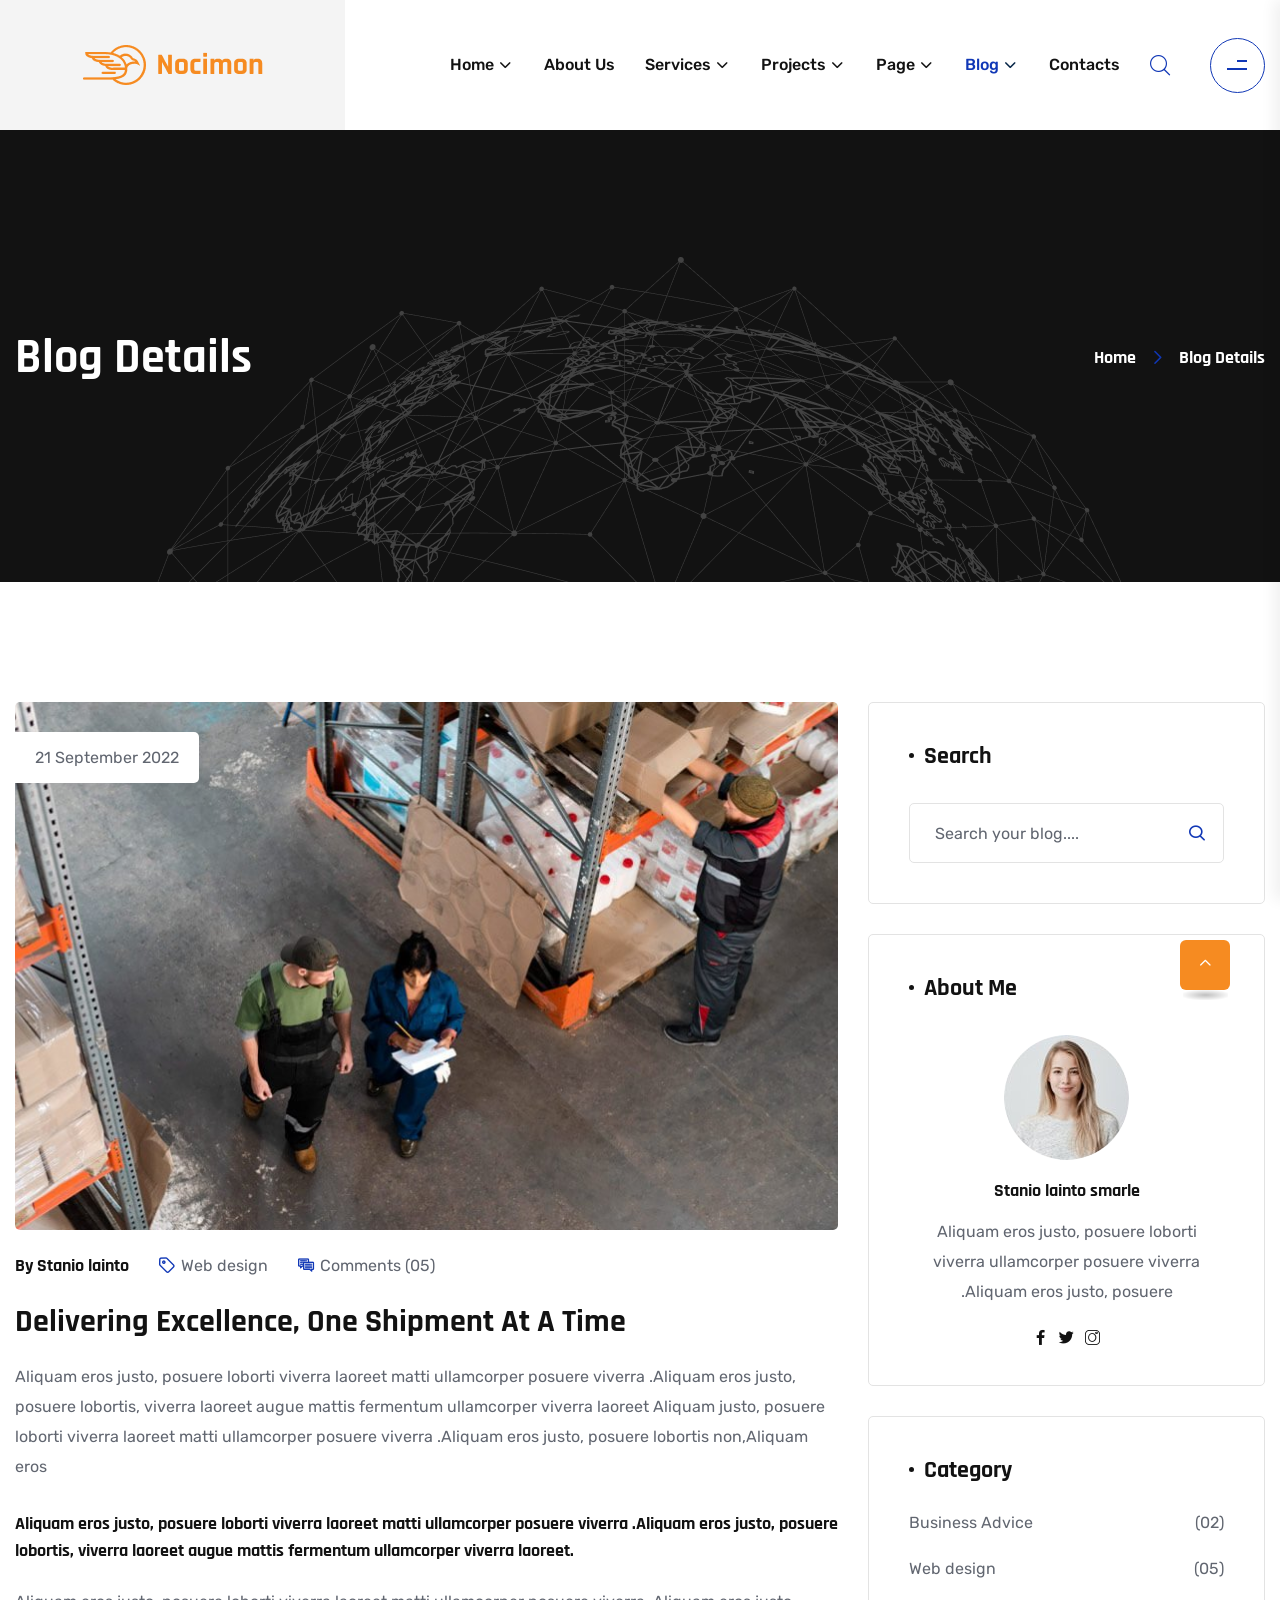
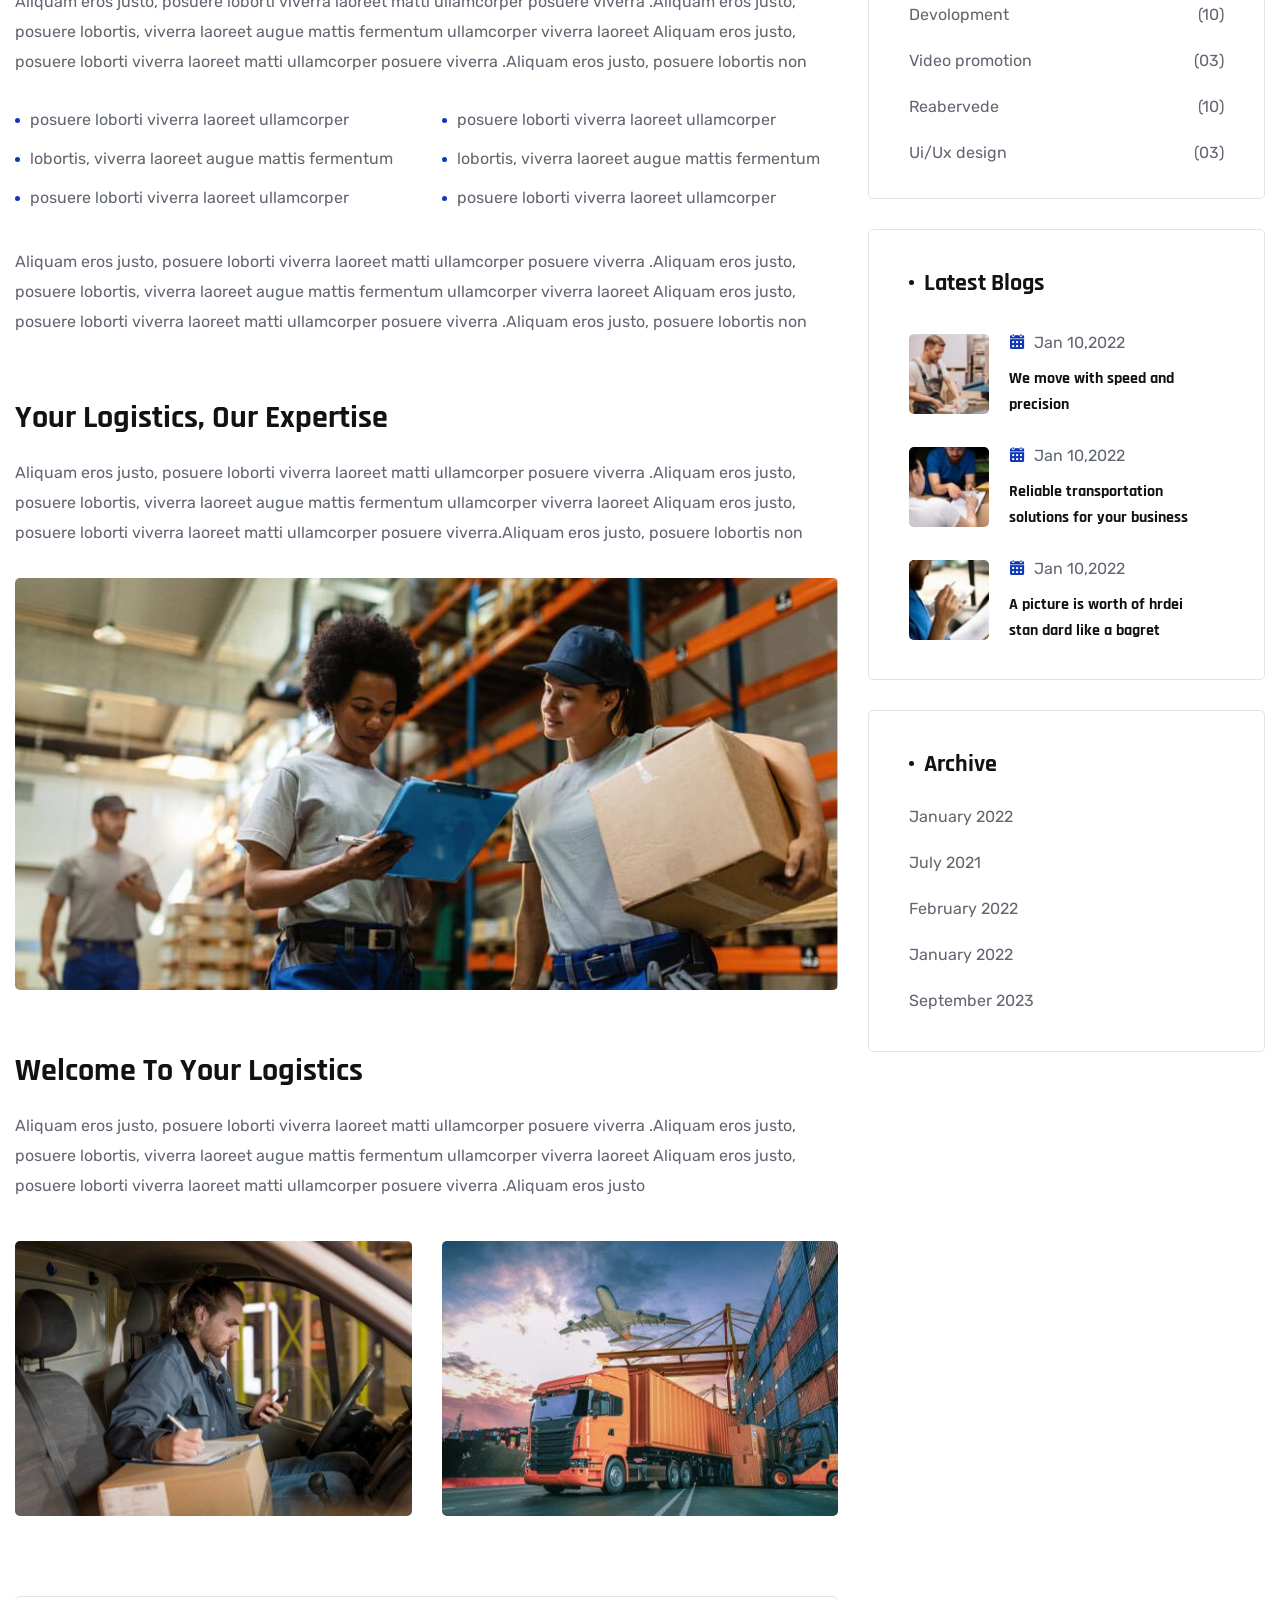
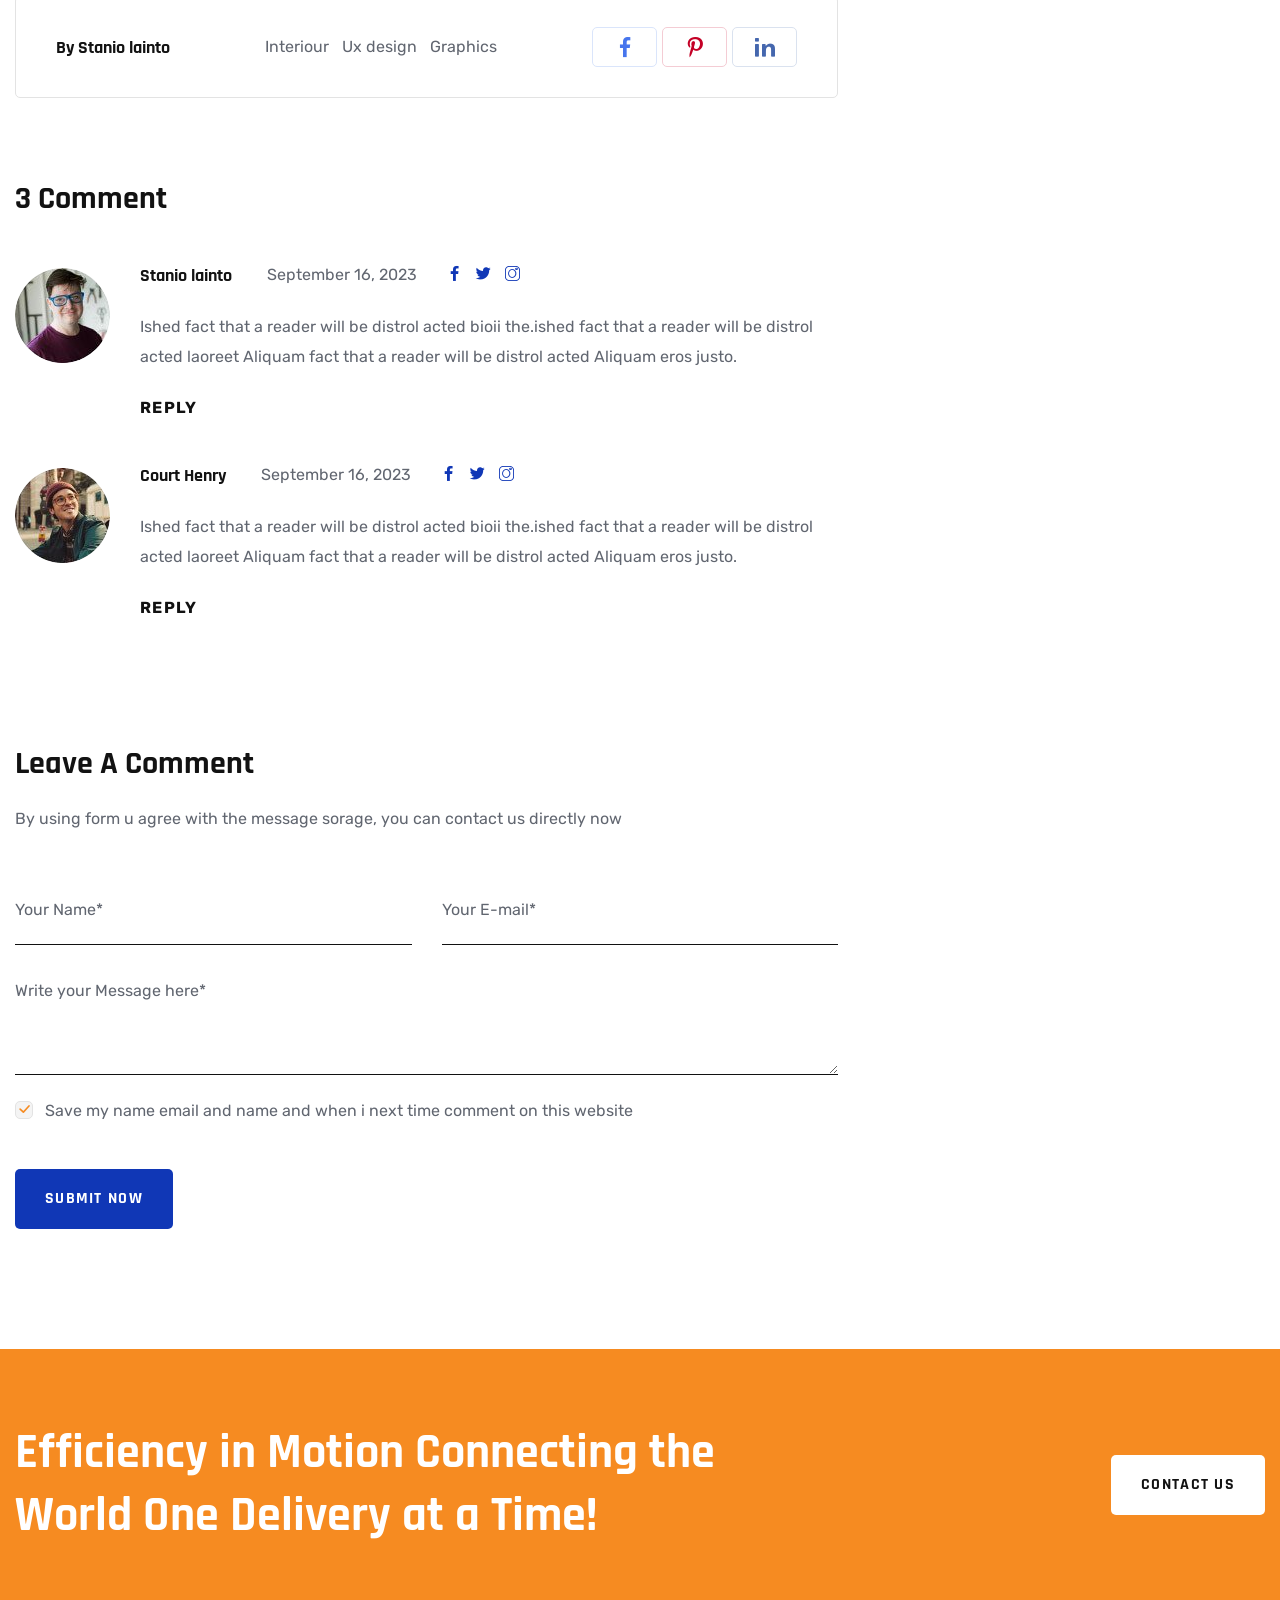
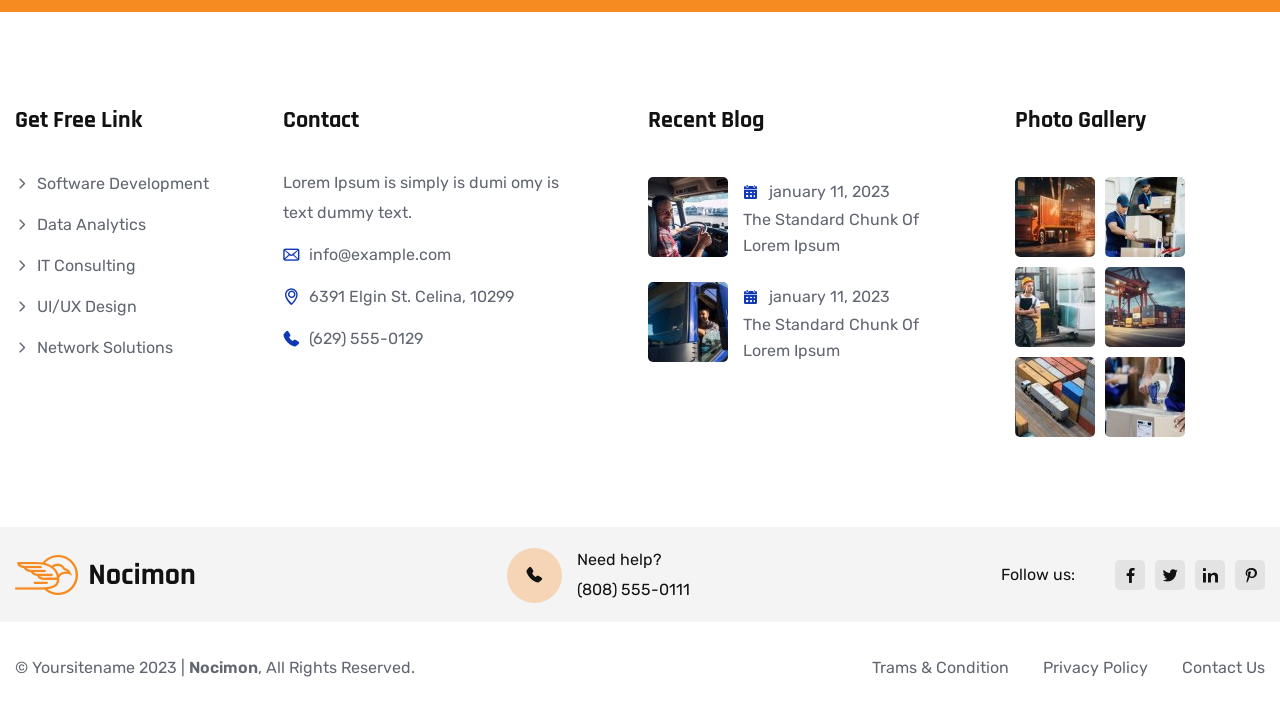
<file: blog-details.html>
<!doctype html>
<html class="no-js" lang="en">


<!-- Mirrored from itcroctheme.com/nocimon/nocimon-html/blog-details.html by HTTrack Website Copier/3.x [XR&CO'2014], Fri, 28 Feb 2025 09:52:09 GMT -->
<head>
    <meta charset="utf-8">
    <meta http-equiv="x-ua-compatible" content="ie=edge">
    <title>Nocimon || Responsive HTML 5 Template</title>
    <meta name="description" content="">
    <meta name="viewport" content="width=device-width, initial-scale=1">

    <link rel="shortcut icon" type="image/x-icon" href="assets/img/favicon.png">
    <!-- Place favicon.ico in the root directory -->

    <!-- CSS here -->
    <link rel="stylesheet" href="assets/css/01-bootstrap.min.css">
    <link rel="stylesheet" href="assets/css/02-all.min.css">
    <link rel="stylesheet" href="assets/css/03-jquery.magnific-popup.css">
    <link rel="stylesheet" href="assets/css/04-nice-select.css">
    <link rel="stylesheet" href="assets/css/05-odometer.css">
    <link rel="stylesheet" href="assets/css/06-swiper.min.css">
    <link rel="stylesheet" href="assets/css/07-animate.min.css">
    <link rel="stylesheet" href="assets/css/08-custom-animate.css">
    <link rel="stylesheet" href="assets/css/09-slick.css">
    <link rel="stylesheet" href="assets/css/10-icomoon.css">
    <link rel="stylesheet" href="assets/vendor/custom-animate/custom-animate.css">
    <link rel="stylesheet" href="assets/vendor/jarallax/jarallax.css">
    <link rel="stylesheet" href="assets/vendor/odometer/odometer.min.css">

    <link rel="stylesheet" href="assets/css/style.css">
    <link rel="stylesheet" href="assets/css/responsive.css">
</head>

<body class="body-gray-bg">

    <!-- preloader -->
    <div id="preloader">
        <div id="loading-center">
            <div class="loader">
                <div class="loader-outter"></div>
                <div class="loader-inner"></div>
            </div>
        </div>
    </div>
    <!-- preloader-end -->


    <!-- Start Extra Info -->
    <div class="extra-info">
        <div class="close-icon menu-close">
            <button>
                <i class="icon-close"></i>
            </button>
        </div>
        <div class="logo-side">
            <a href="index.html"><img src="assets/img/footer/footer-logo_img-1.png" alt="#"></a>
        </div>
        <div class="side-info">
            <div class="content-box">
                <h3>Welcome to our Best<br> Transportation Company</h3>
                <div class="text">
                    <p>
                        It is a long established fact that a reader will be distracted by the content of a page when
                        looking at its layout. Lorem Ipsum is simply text of the printing
                    </p>
                </div>
            </div>
            <!--Start Sidebar Contact Info -->
            <div class="sidebar-contact-info">
                <h3>Conatct Us</h3>
                <ul>
                    <li>
                        <div class="icon">
                            <span class="icon-open-mail"></span>
                        </div>
                        <div class="text">
                            <p><a href="mailto:info@example.com">info@nocimon.com</a></p>
                        </div>
                    </li>
                    <li>
                        <div class="icon">
                            <span class="icon-phone-call-1"></span>
                        </div>
                        <div class="text">
                            <p><a href="tel:+8801682648101">+1800 456 7890</a></p>
                        </div>
                    </li>
                    <li>
                        <div class="icon">
                            <span class="fa-regular fa-clock"></span>
                        </div>
                        <div class="text">
                            <p>Working Hour : 7.00am to 4.00pm</p>
                        </div>
                    </li>
                </ul>
            </div>
            <!--End Sidebar Contact Info -->
            <div class="side-content-newsletter-box">
                <h3>Newsletter Subscription</h3>
                <form action="https://itcroctheme.com/nocimon/nocimon-html/index.html" method="post">
                    <div class="form-group">
                        <input type="email" name="email" placeholder="Enter Email Address" required="">
                        <button class="thm-btn" type="submit">
                            <span class="txt">
                                <i class="icon-paper-plane"></i>
                            </span>
                        </button>
                    </div>
                </form>
            </div>
            <!--Start Side Social Links -->
            <div class="side-social-links">
                <ul class="clearfix">
                    <li>
                        <a href="#">
                            <i class="icon-facebook-app-symbol"></i>
                        </a>
                    </li>
                    <li>
                        <a href="#">
                            <i class="icon-twitter"></i>
                        </a>
                    </li>
                    <li>
                        <a href="#">
                            <i class="icon-linked-in-logo-of-two-letters"></i>
                        </a>
                    </li>
                    <li>
                        <a href="#">
                            <i class="icon-pinterest"></i>
                        </a>
                    </li>
                </ul>
            </div>
            <!--End Side Social Links -->
        </div>
    </div>
    <div class="offcanvas-overly"></div>
    <!-- End Extra Info -->


    <div class="page-wrapper">
        <!--Start Main Header One -->
        <header class="main-header main-header-one style4">
            <div id="sticky-header" class="menu-area">
                <div class="container">
                    <div class="main-header-one__inner">

                        <!--Start Main Header one Inner Left -->
                        <div class="main-header-style4__left">
                            <div class="logo-box-one">
                                <a href="index.html">
                                    <img src="assets/img/resource/logo-3.png" alt="Logo">
                                </a>
                            </div>
                        </div>
                        <!--End Main Header one Inner Left -->

                        <!--Start Main Header Style4 Middle -->
                        <div class="main-header-style4__middle">
                            <div class="menu-area__inner">
                                <div class="mobile-nav-toggler">
                                    <i class="fas fa-bars"></i>
                                </div>
                                <div class="menu-wrap">
                                    <nav class="menu-nav">
                                        <div class="navbar-wrap main-menu">
                                            <ul class="navigation">
                                                <li class="menu-item-has-children"><a href="#">Home</a>
                                                    <ul class="sub-menu">
                                                        <li><a href="index.html">Home One</a></li>
                                                        <li><a href="index-2.html">Home Two</a></li>
                                                        <li><a href="index-3.html">Home Three</a></li>
                                                    </ul>
                                                </li>
                                                <li><a href="about.html">About Us</a></li>
                                                <li class="menu-item-has-children"><a href="#">Services</a>
                                                    <ul class="sub-menu">
                                                        <li>
                                                            <a href="services.html">View All Services</a>
                                                        </li>
                                                        <li>
                                                            <a href="service-details.html">Services Details</a>
                                                        </li>
                                                    </ul>
                                                </li>
                                                <li class="menu-item-has-children"><a href="#">Projects</a>
                                                    <ul class="sub-menu">
                                                        <li>
                                                            <a href="projects.html">View All Projects</a>
                                                        </li>
                                                        <li>
                                                            <a href="project-details.html">Projects Details</a>
                                                        </li>
                                                    </ul>
                                                </li>
                                                <li class="menu-item-has-children"><a href="#">Page</a>
                                                    <ul class="sub-menu">
                                                        <li>
                                                            <a href="testimonials.html">Testimonials</a>
                                                        </li>
                                                        <li><a href="faq.html">Faq’s</a></li>
                                                    </ul>
                                                </li>
                                                <li class="active menu-item-has-children"><a href="#">Blog</a>
                                                    <ul class="sub-menu">
                                                        <li>
                                                            <a href="blog.html">Our Blog</a>
                                                        </li>
                                                        <li>
                                                            <a href="blog-details.html">Blog Details</a>
                                                        </li>
                                                    </ul>
                                                </li>
                                                <li><a href="contact.html">contacts</a></li>
                                            </ul>
                                        </div>
                                    </nav>
                                </div>
                            </div>

                            <div class="main-menu-right-box-one">
                                <div class="search-box-one">
                                    <a href="#" class="main-menu__search search-toggler">
                                        <span class="icon-search-interface-symbol"></span>
                                    </a>
                                </div>
                                <div class="side-content-button-one">
                                    <a class="menu-tigger" href="#">
                                        <span class="line"></span>
                                        <span class="line two"></span>
                                    </a>
                                </div>
                            </div>

                        </div>
                        <!--End Main Header Style4 Middle -->

                        <!--Start Main Header Style4 Right -->
                        <div class="main-header-style4__right">
                            <div class="contact-box">
                                <div class="icon">
                                    <span class="icon-phone-call-1"></span>
                                </div>
                                <div class="text-box">
                                    <p>Requesting A Call:</p>
                                    <h4><a href="tel:123456789">(629) 555-0129</a></h4>
                                </div>
                            </div>
                        </div>
                        <!--End Main Header Style4 Right -->

                    </div>
                </div>
            </div>

            <!--Start Mobile Menu  -->
            <div class="mobile-menu">
                <nav class="menu-box">
                    <div class="close-btn"><i class="fas fa-times"></i></div>
                    <div class="nav-logo">
                        <a href="index.html"><img src="assets/img/resource/mobile-menu-logo.png" alt="Logo"></a>
                    </div>
                    <div class="menu-outer">
                        <!--Here Menu Will Come Automatically Via Javascript / Same Menu as in Header-->
                    </div>
                    <div class="social-links">
                        <ul class="clearfix list-wrap">
                            <li><a href="#"><i class="fab fa-facebook-f"></i></a></li>
                            <li><a href="#"><i class="fab fa-twitter"></i></a></li>
                            <li><a href="#"><i class="fab fa-instagram"></i></a></li>
                            <li><a href="#"><i class="fab fa-linkedin-in"></i></a></li>
                            <li><a href="#"><i class="fab fa-youtube"></i></a></li>
                        </ul>
                    </div>
                </nav>
            </div>
            <div class="menu-backdrop"></div>
            <!-- End Mobile Menu -->
        </header>
        <!--End Main Header One -->

        <!--Start Page Header-->
        <section class="page-header">
            <div class="page-header__img float-bob-y"><img src="assets/img/resource/page-header-img.png" alt=""></div>
            <div class="container">
                <div class="page-header__inner">
                    <h2>Blog Details</h2>
                    <ul class="thm-breadcrumb">
                        <li><a href="index.html">Home</a></li>
                        <li><span class="icon-left"></span></li>
                        <li>Blog Details</li>
                    </ul>
                </div>
            </div>
        </section>
        <!--End Page Header-->

        <!--Start Blog Details-->
        <section class="blog-details">
            <div class="container">
                <div class="row">
                    <!--Start Blog Details Content-->
                    <div class="col-xl-8">
                        <div class="blog-details__content">
                            <div class="blog-details__content-img1">
                                <img src="assets/img/blog/blog-details-img1.jpg" alt="">
                                <div class="date-box">
                                    21 September 2022
                                </div>
                            </div>

                            <div class="blog-details__content-text1">
                                <div class="meta-info">
                                    <ul>
                                        <li><span>By Stanio lainto</span></li>
                                        <li>
                                            <p><i class="icon-tag"></i> <a href="#">Web design</a></p>
                                        </li>
                                        <li>
                                            <p><i class="icon-chat"></i> <a href="#">Comments (05)</a></p>
                                        </li>
                                    </ul>
                                </div>

                                <h2>Delivering excellence, one shipment at a time</h2>
                                <p class="text1">Aliquam eros justo, posuere loborti viverra laoreet matti ullamcorper
                                    posuere viverra .Aliquam eros justo, posuere lobortis, viverra laoreet augue mattis
                                    fermentum ullamcorper viverra laoreet Aliquam justo, posuere loborti viverra laoreet
                                    matti ullamcorper posuere viverra .Aliquam eros justo, posuere lobortis non,Aliquam
                                    eros</p>
                                <p class="text2">Aliquam eros justo, posuere loborti viverra laoreet matti ullamcorper
                                    posuere viverra .Aliquam eros justo, posuere lobortis, viverra laoreet augue mattis
                                    fermentum ullamcorper viverra laoreet.</p>
                                <p class="text3">Aliquam eros justo, posuere loborti viverra laoreet matti ullamcorper
                                    posuere viverra .Aliquam eros justo, posuere lobortis, viverra laoreet augue mattis
                                    fermentum ullamcorper viverra laoreet Aliquam eros justo, posuere loborti viverra
                                    laoreet matti ullamcorper posuere viverra .Aliquam eros justo, posuere lobortis non
                                </p>

                                <div class="blog-details__content-text1-list">
                                    <div class="row">
                                        <div class="col-xl-6 col-lg-6 col-md-6">
                                            <div class="blog-details__content-text1-list-single">
                                                <ul>
                                                    <li>
                                                        <p>posuere loborti viverra laoreet ullamcorper</p>
                                                    </li>
                                                    <li>
                                                        <p>lobortis, viverra laoreet augue mattis fermentum</p>
                                                    </li>
                                                    <li>
                                                        <p>posuere loborti viverra laoreet ullamcorper</p>
                                                    </li>

                                                </ul>
                                            </div>
                                        </div>

                                        <div class="col-xl-6 col-lg-6 col-md-6">
                                            <div class="blog-details__content-text1-list-single">
                                                <ul>
                                                    <li>
                                                        <p>posuere loborti viverra laoreet ullamcorper</p>
                                                    </li>
                                                    <li>
                                                        <p>lobortis, viverra laoreet augue mattis fermentum</p>
                                                    </li>
                                                    <li>
                                                        <p>posuere loborti viverra laoreet ullamcorper</p>
                                                    </li>

                                                </ul>
                                            </div>
                                        </div>
                                    </div>
                                </div>

                                <p class="text4">Aliquam eros justo, posuere loborti viverra laoreet matti ullamcorper
                                    posuere viverra .Aliquam eros justo, posuere lobortis, viverra laoreet augue mattis
                                    fermentum ullamcorper viverra laoreet Aliquam eros justo, posuere loborti viverra
                                    laoreet matti ullamcorper posuere viverra .Aliquam eros justo, posuere lobortis non
                                </p>
                            </div>

                            <div class="blog-details__content-text2">
                                <h2>Your logistics, our expertise</h2>
                                <p>Aliquam eros justo, posuere loborti viverra laoreet matti ullamcorper posuere viverra
                                    .Aliquam eros justo, posuere lobortis, viverra laoreet augue mattis fermentum
                                    ullamcorper viverra laoreet Aliquam eros justo, posuere loborti viverra laoreet
                                    matti ullamcorper posuere viverra.Aliquam eros justo, posuere lobortis non</p>
                                <div class="img-box">
                                    <img src="assets/img/blog/blog-details-img2.jpg" alt="">
                                </div>
                            </div>

                            <div class="blog-details__content-text3">
                                <h2>Welcome to Your logistics</h2>
                                <p>Aliquam eros justo, posuere loborti viverra laoreet matti ullamcorper posuere viverra
                                    .Aliquam eros justo, posuere lobortis, viverra laoreet augue mattis fermentum
                                    ullamcorper viverra laoreet Aliquam eros justo, posuere loborti viverra laoreet
                                    matti ullamcorper posuere viverra .Aliquam eros justo</p>

                                <div class="blog-details__content-text3-img-box">
                                    <div class="row">
                                        <div class="col-xl-6 col-lg-6 col-md-6">
                                            <div class="blog-details__content-text3-img-box-single">
                                                <div class="img-box">
                                                    <img src="assets/img/blog/blog-details-img3.jpg" alt="">
                                                </div>
                                            </div>
                                        </div>

                                        <div class="col-xl-6 col-lg-6 col-md-6">
                                            <div class="blog-details__content-text3-img-box-single">
                                                <div class="img-box">
                                                    <img src="assets/img/blog/blog-details-img4.jpg" alt="">
                                                </div>
                                            </div>
                                        </div>
                                    </div>
                                </div>
                            </div>

                            <div class="blog-details__content-text4">
                                <div class="text-box">
                                    <h4>By Stanio lainto</h4>
                                </div>
                                <div class="tag-box">
                                    <a href="#">Interiour</a>
                                    <a href="#">Ux design</a>
                                    <a href="#">Graphics</a>
                                </div>
                                <div class="social-links">
                                    <a href="#"><span class="icon-facebook-app-symbol"></span></a>
                                    <a class="clr2" href="#"><span class="icon-pinterest"></span></a>
                                    <a class="clr3" href="#"><span
                                            class="icon-linked-in-logo-of-two-letters"></span></a>
                                </div>
                            </div>

                            <div class="comment-one">
                                <div class="title-box">
                                    <h2>3 Comment</h2>
                                </div>

                                <div class="comment-one__single">
                                    <div class="comment-one__single-inner">
                                        <div class="comment-one__single-img">
                                            <img src="assets/img/blog/blog-details-img5.jpg" alt="">
                                        </div>

                                        <div class="comment-one__single-content">
                                            <div class="comment-one__single-top">
                                                <div class="text-box">
                                                    <h4>Stanio lainto</h4>
                                                </div>
                                                <div class="date-box">
                                                    <p>September 16, 2023</p>
                                                </div>
                                                <div class="social-links">
                                                    <a href="#"><span class="icon-facebook-app-symbol"></span></a>
                                                    <a href="#"><span class="icon-twitter"></span></a>
                                                    <a href="#"><span class="icon-instagram"></span></a>
                                                </div>
                                            </div>

                                            <div class="comment-one__single-bottom">
                                                <p>Ished fact that a reader will be distrol acted bioii the.ished fact
                                                    that
                                                    a reader will be distrol acted laoreet Aliquam fact that a reader
                                                    will
                                                    be distrol acted Aliquam eros justo.</p>
                                                <div class="btn-box">
                                                    <a href="#">reply</a>
                                                </div>
                                            </div>
                                        </div>
                                    </div>
                                </div>

                                <div class="comment-one__single mb0">
                                    <div class="comment-one__single-inner">
                                        <div class="comment-one__single-img">
                                            <img src="assets/img/blog/blog-details-img6.jpg" alt="">
                                        </div>

                                        <div class="comment-one__single-content">
                                            <div class="comment-one__single-top">
                                                <div class="text-box">
                                                    <h4>Court Henry</h4>
                                                </div>
                                                <div class="date-box">
                                                    <p>September 16, 2023</p>
                                                </div>
                                                <div class="social-links">
                                                    <a href="#"><span class="icon-facebook-app-symbol"></span></a>
                                                    <a href="#"><span class="icon-twitter"></span></a>
                                                    <a href="#"><span class="icon-instagram"></span></a>
                                                </div>
                                            </div>

                                            <div class="comment-one__single-bottom">
                                                <p>Ished fact that a reader will be distrol acted bioii the.ished fact
                                                    that
                                                    a reader will be distrol acted laoreet Aliquam fact that a reader
                                                    will
                                                    be distrol acted Aliquam eros justo.</p>
                                                <div class="btn-box">
                                                    <a href="#">reply</a>
                                                </div>
                                            </div>
                                        </div>
                                    </div>
                                </div>
                            </div>

                            <div class="blog-details__form-box">
                                <div class="title-box">
                                    <h2>Leave a comment</h2>
                                    <p>By using form u agree with the message sorage, you can contact us directly now
                                    </p>
                                </div>

                                <form action="https://itcroctheme.com/nocimon/nocimon-html/assets/inc/sendemail.php"
                                    class="blog-details__form contact-form-validated">
                                    <div class="row">
                                        <div class="col-xl-6 col-lg-6 col-md-6 col-sm-12">
                                            <div class="input-box">
                                                <input type="text" placeholder="Your Name*" name="name">
                                            </div>
                                        </div>
                                        <div class="col-xl-6 col-lg-6 col-md-6 col-sm-12">
                                            <div class="input-box">
                                                <input type="email" placeholder="Your E-mail*" name="email">
                                            </div>
                                        </div>
                                    </div>

                                    <div class="row">
                                        <div class="col-xl-12 col-lg-12 col-md-12 col-sm-12">
                                            <div class="input-box">
                                                <textarea name="message"
                                                    placeholder="Write your Message here*"></textarea>
                                            </div>
                                        </div>
                                    </div>

                                    <div class="row">
                                        <div class="col-xl-12">
                                            <div class="checked-box">
                                                <input type="checkbox" name="skipper1" id="skipper" checked="">
                                                <label for="skipper"><span></span>
                                                    Save my name email and name and when i next time comment on this
                                                    website
                                                </label>
                                            </div>
                                        </div>
                                    </div>

                                    <div class="row">
                                        <div class="col-xl-12">
                                            <div class="blog-details__form-btn">
                                                <button type="submit" class="thm-btn">
                                                    <span class="txt">Submit Now</span>
                                                </button>
                                            </div>
                                        </div>
                                    </div>
                                </form>
                            </div>
                        </div>
                    </div>
                    <!--End Blog Details Content-->

                    <!--Start Sidebar-->
                    <div class="col-xl-4">
                        <div class="sidebar">
                            <!--Start Sidebar Single-->
                            <div class="sidebar__single sidebar__search wow fadeInUp" data-wow-delay=".1s">
                                <div class="title-box">
                                    <h2>Search</h2>
                                </div>
                                <form action="#" class="sidebar__search-form">
                                    <input type="search" placeholder="Search your blog....">
                                    <button type="submit"><i class="icon-search-interface-symbol"></i></button>
                                </form>
                            </div>
                            <!--End Sidebar Single-->

                            <!--Start Sidebar Single-->
                            <div class="sidebar__single sidebar__about wow fadeInUp" data-wow-delay=".2s">
                                <div class="title-box">
                                    <h2>About Me</h2>
                                </div>
                                <div class="sidebar__about-box text-center">
                                    <div class="img-box">
                                        <img src="assets/img/blog/blog-details-img7.jpg" alt="">
                                    </div>

                                    <div class="content-box">
                                        <h2>Stanio lainto smarle</h2>
                                        <p>Aliquam eros justo, posuere loborti viverra ullamcorper posuere viverra
                                            .Aliquam eros justo, posuere </p>
                                        <div class="social-links">
                                            <a href="#"><span class="icon-facebook-app-symbol"></span></a>
                                            <a href="#"><span class="icon-twitter"></span></a>
                                            <a href="#"><span class="icon-instagram"></span></a>
                                        </div>
                                    </div>
                                </div>
                            </div>
                            <!--End Sidebar Single-->

                            <!--Start Sidebar Single-->
                            <div class="sidebar__single sidebar__category wow fadeInUp" data-wow-delay=".3s">
                                <div class="title-box">
                                    <h2>Category</h2>
                                </div>

                                <ul class="sidebar__category-list">
                                    <li>
                                        <a href="#"> Business Advice <span>(02)</span></a>
                                    </li>
                                    <li>
                                        <a href="#"> Web design <span>(05)</span></a>
                                    </li>
                                    <li>
                                        <a href="#"> Devolopment <span>(10)</span></a>
                                    </li>
                                    <li>
                                        <a href="#"> Video promotion <span>(03)</span></a>
                                    </li>
                                    <li>
                                        <a href="#"> Reabervede <span>(10)</span></a>
                                    </li>
                                    <li>
                                        <a href="#"> Ui/Ux design <span>(03)</span></a>
                                    </li>
                                </ul>
                            </div>
                            <!--End Sidebar Single-->

                            <!--Start Sidebar Single-->
                            <div class="sidebar__single sidebar__latest-blog wow fadeInUp" data-wow-delay=".4s">
                                <div class="title-box">
                                    <h2>Latest Blogs</h2>
                                </div>

                                <ul class="sidebar__latest-blog-list">
                                    <li>
                                        <div class="img-box">
                                            <img src="assets/img/blog/blog-details-img8.jpg" alt="">
                                        </div>
                                        <div class="content-box">
                                            <p><span class="icon-calendar"></span> Jan 10,2022</p>
                                            <h4><a href="#">We move with speed and <br> precision</a></h4>
                                        </div>
                                    </li>

                                    <li>
                                        <div class="img-box">
                                            <img src="assets/img/blog/blog-details-img9.jpg" alt="">
                                        </div>
                                        <div class="content-box">
                                            <p><span class="icon-calendar"></span> Jan 10,2022</p>
                                            <h4><a href="#">Reliable transportation <br> solutions for your business</a>
                                            </h4>
                                        </div>
                                    </li>

                                    <li>
                                        <div class="img-box">
                                            <img src="assets/img/blog/blog-details-img10.jpg" alt="">
                                        </div>
                                        <div class="content-box">
                                            <p><span class="icon-calendar"></span> Jan 10,2022</p>
                                            <h4><a href="#">A picture is worth of hrdei <br>
                                                    stan dard like a bagret</a></h4>
                                        </div>
                                    </li>
                                </ul>
                            </div>
                            <!--End Sidebar Single-->

                            <!--Start Sidebar Single-->
                            <div class="sidebar__single sidebar__archive wow fadeInUp" data-wow-delay=".5s">
                                <div class="title-box">
                                    <h2>Archive</h2>
                                </div>

                                <ul class="sidebar__archive-list">
                                    <li> <a href="#">January 2022</a> </li>
                                    <li> <a href="#"> July 2021</a> </li>
                                    <li> <a href="#">February 2022</a> </li>
                                    <li> <a href="#">January 2022</a> </li>
                                    <li> <a href="#">September 2023</a> </li>

                                </ul>
                            </div>
                            <!--End Sidebar Single-->
                        </div>
                    </div>
                    <!--End Sidebar-->
                </div>
            </div>
        </section>
        <!--End Blog Details-->


        <!--Start Cta One-->
        <section class="cta-one cta-one--style2">
            <div class="container">
                <div class="cta-one__inner cta-one__inner--style2">
                    <div class="cta-one__inner-box cta-one__inner-box--style2">
                        <div class="title-box">
                            <h2>Efficiency in Motion Connecting the<br>World One Delivery at a Time!</h2>
                        </div>
                    </div>
                    <div class="cta-one__btn cta-one__btn--style2">
                        <a href="#" class="thm-btn">
                            <span class="txt">
                                contact us
                            </span>
                        </a>
                    </div>

                </div>
            </div>
        </section>
        <!--End Cta One-->

        <!--Start Footer One-->
        <footer class="footer-one">
            <!-- Start Footer Main -->
            <div class="footer-main footer-main--white-bg">
                <div class="container">

                    <div class="footer-main__inner">
                        <div class="row">

                            <!--Start Single Footer Widget-->
                            <div class="col-xl-3 col-lg-6 col-md-6">
                                <div class="single-footer-widget single-footer-widget--two">
                                    <div class="title">
                                        <h3>Get Free Link</h3>
                                    </div>
                                    <div class="footer-widget__links-box">
                                        <ul>
                                            <li>
                                                <a href="#"><span class="icon-chevron"></span>Software Development</a>
                                            </li>
                                            <li>
                                                <a href="#"><span class="icon-chevron"></span>Data Analytics</a>
                                            </li>
                                            <li>
                                                <a href="#"><span class="icon-chevron"></span>IT Consulting</a>
                                            </li>
                                            <li>
                                                <a href="#"><span class="icon-chevron"></span>UI/UX Design</a>
                                            </li>
                                            <li>
                                                <a href="#"><span class="icon-chevron"></span>Network Solutions</a>
                                            </li>
                                        </ul>
                                    </div>

                                </div>
                            </div>
                            <!--End Single Footer Widget-->

                            <!--Start Single Footer Widget-->
                            <div class="col-xl-3 col-lg-6 col-md-6">
                                <div class="single-footer-widget single-footer-widget--two ml-52">
                                    <div class="title">
                                        <h3>Contact</h3>
                                    </div>
                                    <div class="single-footer-widget__contact-info">
                                        <div class="text">
                                            <p>Lorem Ipsum is simply is dumi omy is text dummy text.</p>
                                        </div>
                                        <ul class="clearfix">
                                            <li>
                                                <div class="icon">
                                                    <span class="icon-envelope"></span>
                                                </div>
                                                <p><a href="mailto:info@example.com">info@example.com</a></p>
                                            </li>
                                            <li>
                                                <div class="icon">
                                                    <span class="icon-location-pin"></span>
                                                </div>
                                                <p>6391 Elgin St. Celina, 10299</p>
                                            </li>
                                            <li>
                                                <div class="icon">
                                                    <span class="icon-phone-call-1"></span>
                                                </div>
                                                <p><a href="tel:(629)555-0129">(629) 555-0129</a></p>
                                            </li>
                                        </ul>
                                    </div>
                                </div>
                            </div>
                            <!--End Single Footer Widget-->

                            <!--Start Single Footer Widget-->
                            <div class="col-xl-3 col-lg-6 col-md-6">
                                <div class="single-footer-widget single-footer-widget--two ml-7">
                                    <div class="title">
                                        <h3>Recent Blog</h3>
                                    </div>
                                    <div class="single-footer-widget__recent-blog-list">
                                        <ul class="clearfix">
                                            <li>
                                                <div class="img-box">
                                                    <img src="assets/img/footer/footer-one__recent-blog__img1.jpg"
                                                        alt="#">
                                                    <a href="#"><i class="fa-solid fa-link"></i></a>
                                                </div>
                                                <div class="title-box">
                                                    <div class="date-box">
                                                        <div class="icon">
                                                            <span class="icon-calendar"></span>
                                                        </div>
                                                        <div class="text">
                                                            <p>january 11, 2023</p>
                                                        </div>
                                                    </div>
                                                    <h5><a href="#">The standard chunk of Lorem Ipsum</a></h5>
                                                </div>
                                            </li>
                                            <li>
                                                <div class="img-box">
                                                    <img src="assets/img/footer/footer-one__recent-blog__img2.jpg"
                                                        alt="#">
                                                    <a href="#"><i class="fa-solid fa-link"></i></a>
                                                </div>
                                                <div class="title-box">
                                                    <div class="date-box">
                                                        <div class="icon">
                                                            <span class="icon-calendar"></span>
                                                        </div>
                                                        <div class="text">
                                                            <p>january 11, 2023</p>
                                                        </div>
                                                    </div>
                                                    <h5><a href="#">The standard chunk of Lorem Ipsum</a></h5>
                                                </div>
                                            </li>
                                        </ul>
                                    </div>
                                </div>
                            </div>
                            <!--End Single Footer Widget-->

                            <!--Start Single Footer Widget-->
                            <div class="col-xl-3 col-lg-6 col-md-6">
                                <div class="single-footer-widget single-footer-widget--two pl40">
                                    <div class="title">
                                        <h3>Photo Gallery</h3>
                                    </div>
                                    <div class="single-footer-widget__photo-gallery-list">
                                        <ul class="clearfix">
                                            <li>
                                                <div class="footer-widget__photo-gallery-img">
                                                    <img src="assets/img/footer/footer-widget__photo-gallery-img-1.jpg"
                                                        alt="">
                                                    <a href="#"><i class="fa-solid fa-link"></i></a>
                                                </div>
                                            </li>
                                            <li>
                                                <div class="footer-widget__photo-gallery-img">
                                                    <img src="assets/img/footer/footer-widget__photo-gallery-img-2.jpg"
                                                        alt="">
                                                    <a href="#"><i class="fa-solid fa-link"></i></a>
                                                </div>
                                            </li>
                                            <li>
                                                <div class="footer-widget__photo-gallery-img">
                                                    <img src="assets/img/footer/footer-widget__photo-gallery-img-3.jpg"
                                                        alt="">
                                                    <a href="#"><i class="fa-solid fa-link"></i></a>
                                                </div>
                                            </li>
                                            <li>
                                                <div class="footer-widget__photo-gallery-img">
                                                    <img src="assets/img/footer/footer-widget__photo-gallery-img-4.jpg"
                                                        alt="">
                                                    <a href="#"><i class="fa-solid fa-link"></i></a>
                                                </div>
                                            </li>
                                            <li>
                                                <div class="footer-widget__photo-gallery-img">
                                                    <img src="assets/img/footer/footer-widget__photo-gallery-img-5.jpg"
                                                        alt="">
                                                    <a href="#"><i class="fa-solid fa-link"></i></a>
                                                </div>
                                            </li>
                                            <li>
                                                <div class="footer-widget__photo-gallery-img">
                                                    <img src="assets/img/footer/footer-widget__photo-gallery-img-6.jpg"
                                                        alt="">
                                                    <a href="#"><i class="fa-solid fa-link"></i></a>
                                                </div>
                                            </li>
                                        </ul>
                                    </div>
                                </div>
                            </div>
                            <!--End Single Footer Widget-->

                        </div>
                    </div>
                </div>
            </div>
            <!-- End Footer Main -->

            <!--Start Footer Middle-->
            <div class="footer-middle footer-middle--two">
                <div class="container">
                    <div class="footer-middle__inner">
                        <div class="footer-logo-box">
                            <img src="assets/img/footer/footer-three-logo_img-2.png" alt="#">
                        </div>
                        <div class="phone-number-box phone-number-box--style2">
                            <div class="icon">
                                <span class="icon-phone-call-1"></span>
                            </div>
                            <div class="text">
                                <p>Need help?</p>
                                <p><a href="tel:(808)555-0111">(808) 555-0111</a></p>
                            </div>
                        </div>
                        <div class="socel-link-box socel-link-box--two">
                            <div class="text">
                                <p>Follow us:</p>
                            </div>
                            <ul class="clearfix">
                                <li>
                                    <a href="#">
                                        <i class="icon-facebook-app-symbol"></i>
                                    </a>
                                </li>
                                <li>
                                    <a href="#">
                                        <i class="icon-twitter"></i>
                                    </a>
                                </li>
                                <li>
                                    <a href="#">
                                        <i class="icon-linked-in-logo-of-two-letters"></i>
                                    </a>
                                </li>
                                <li>
                                    <a href="#">
                                        <i class="icon-pinterest"></i>
                                    </a>
                                </li>
                            </ul>
                        </div>
                    </div>
                </div>
            </div>
            <!--End Footer Middle-->

            <!--Start Footer Bottom -->
            <div class="footer-bottom footer-bottom--two">
                <div class="container">
                    <div class="footer-bottom__inner">
                        <div class="copyright-text copyright-text--two">
                            <p>© Yoursitename 2023 | <a href="index.html">Nocimon</a>, All Rights Reserved.</p>
                        </div>

                        <div class="copyright-menu copyright-menu--two">
                            <ul>
                                <li>
                                    <p><a href="#">Trams &amp; Condition</a></p>
                                </li>
                                <li>
                                    <p><a href="#">Privacy Policy</a></p>
                                </li>
                                <li>
                                    <p><a href="#">Contact Us</a></p>
                                </li>
                            </ul>
                        </div>
                    </div>
                </div>
            </div>
            <!--End Footer Bottom -->
        </footer>
        <!--Start Footer One-->
    </div>


    <!--Start Search Popup -->
    <div class="search-popup">
        <div class="search-popup__overlay search-toggler">
            <div class="search-close-btn">
                <i class="icon-plus"></i>
            </div>
        </div>
        <div class="search-popup__content">
            <form action="#">
                <label for="search" class="sr-only">search here</label>
                <input type="search" id="search" placeholder="Search Here..." />
                <button type="submit" aria-label="search submit" class="btn-one">
                    <i class="icon-search-interface-symbol"></i>
                </button>
            </form>
        </div>
    </div>
    <!--End Search Popup -->




    <!-- Scroll-top -->
    <button class="scroll-top scroll-to-target" data-target="html">
        <i class="icon-arrowhead-up"></i>
    </button>
    <!-- Scroll-top-end-->



    <!-- JS here -->
    <script src="assets/js/jquery-3.6.0.min.js"></script>
    <script src="assets/js/01-ajax-form.js"></script>
    <script src="assets/js/02-bootstrap.min.js"></script>
    <script src="assets/js/03-jquery.appear.js"></script>
    <script src="assets/js/04-swiper.min.js"></script>
    <script src="assets/js/05-jquery.odometer.min.js"></script>
    <script src="assets/js/06-jquery.magnific-popup.min.js"></script>
    <script src="assets/js/07-jquery.nice-select.min.js"></script>
    <script src="assets/js/08-slick.min.js"></script>
    <script src="assets/js/09-wow.min.js"></script>
    <script src="assets/js/10-jquery.circleType.js"></script>
    <script src="assets/js/11-jquery.lettering.min.js"></script>
    <script src="assets/js/12-TweenMax.min.js"></script>
    <script src="assets/vendor/jarallax/jarallax.min.js"></script>
    <script src="assets/vendor/marquee/marquee.min.js"></script>
    <script src="assets/vendor/odometer/odometer.min.js"></script>




    <script src="assets/js/main.js"></script>

</body>


<!-- Mirrored from itcroctheme.com/nocimon/nocimon-html/blog-details.html by HTTrack Website Copier/3.x [XR&CO'2014], Fri, 28 Feb 2025 09:52:14 GMT -->
</html>
</file>
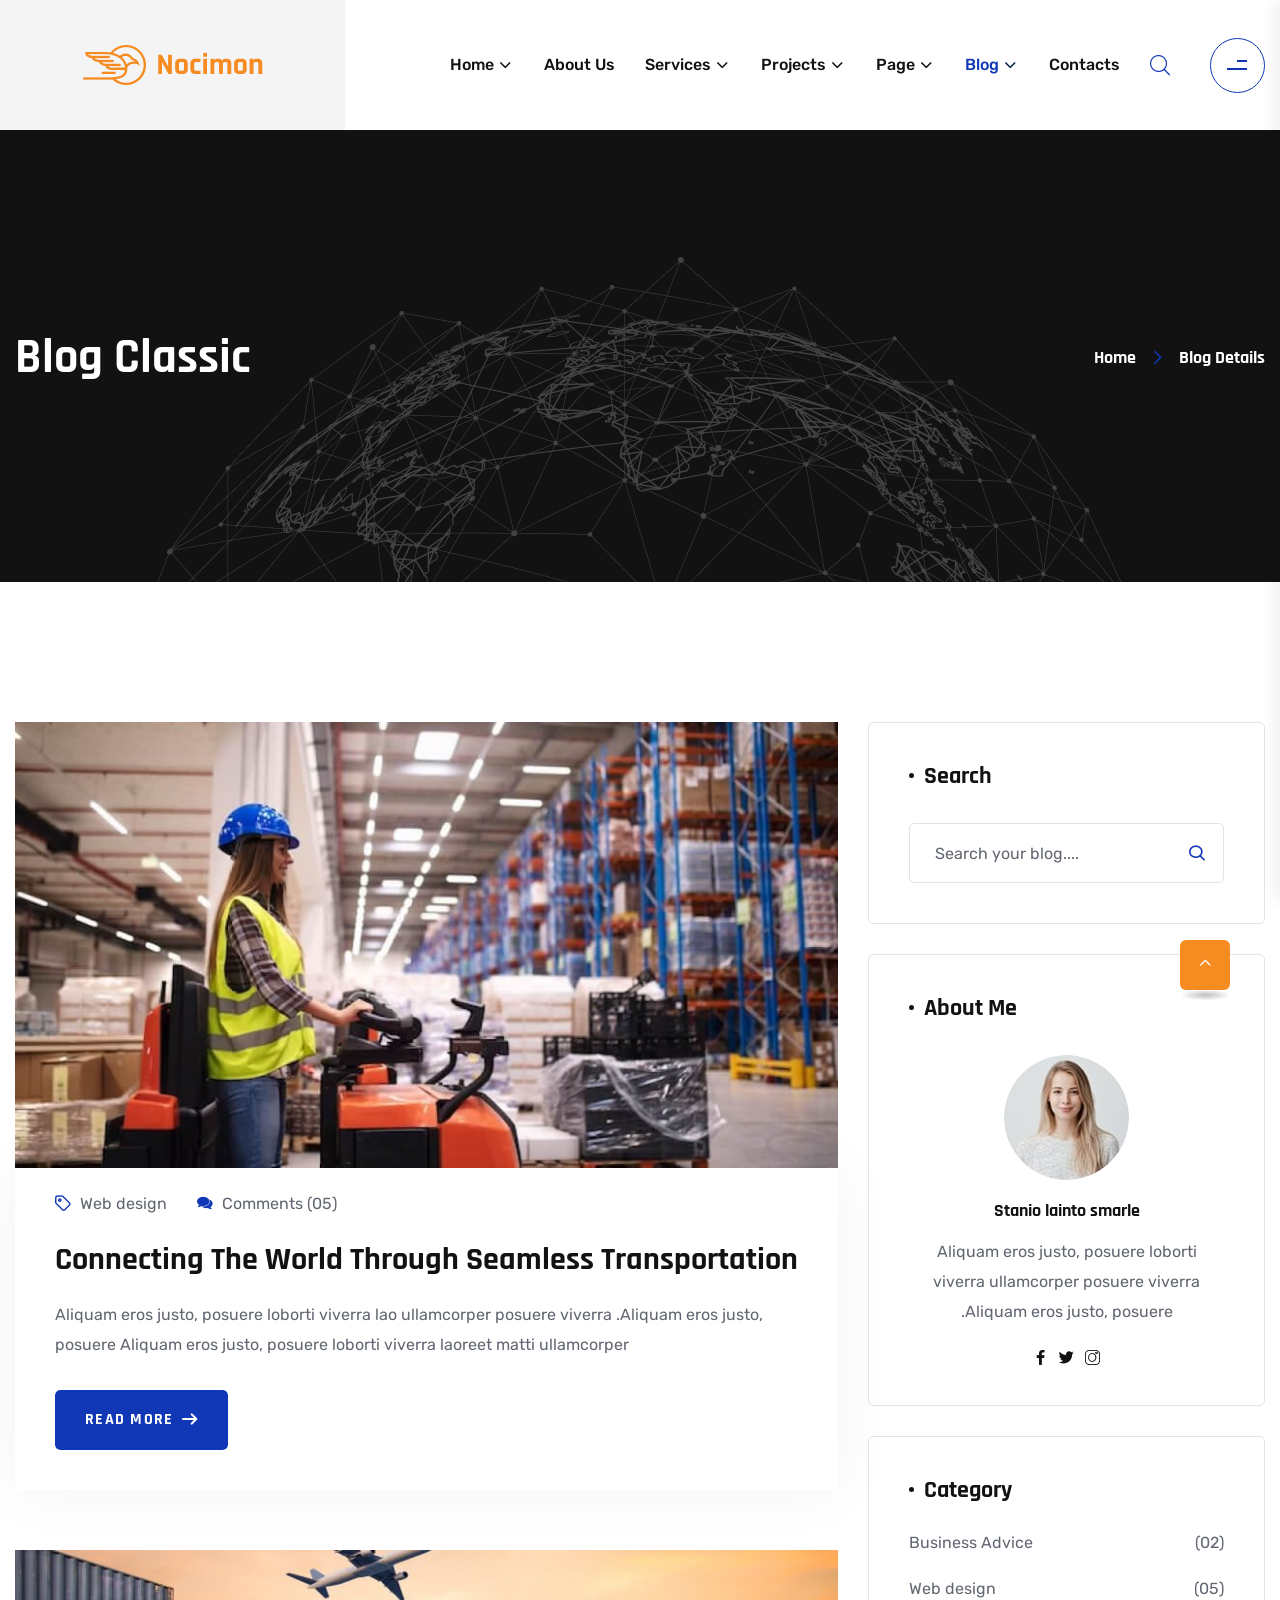
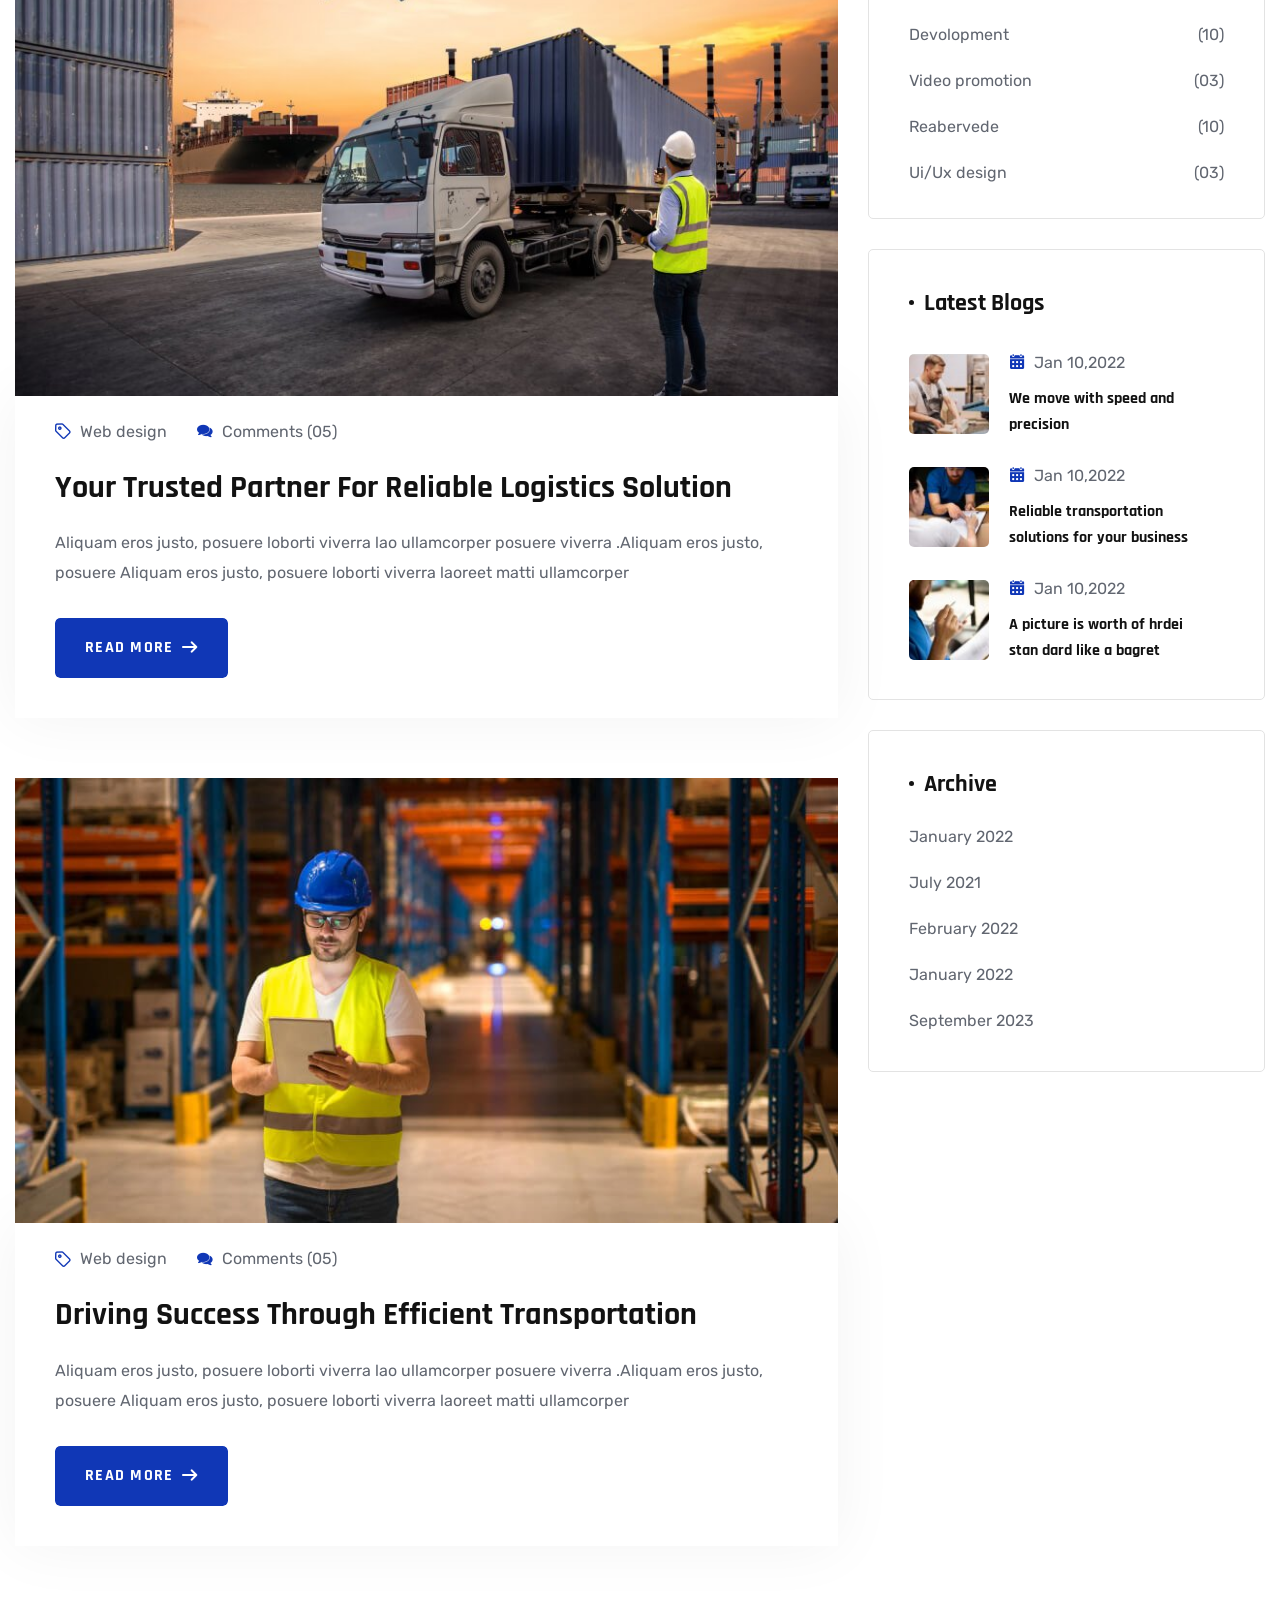
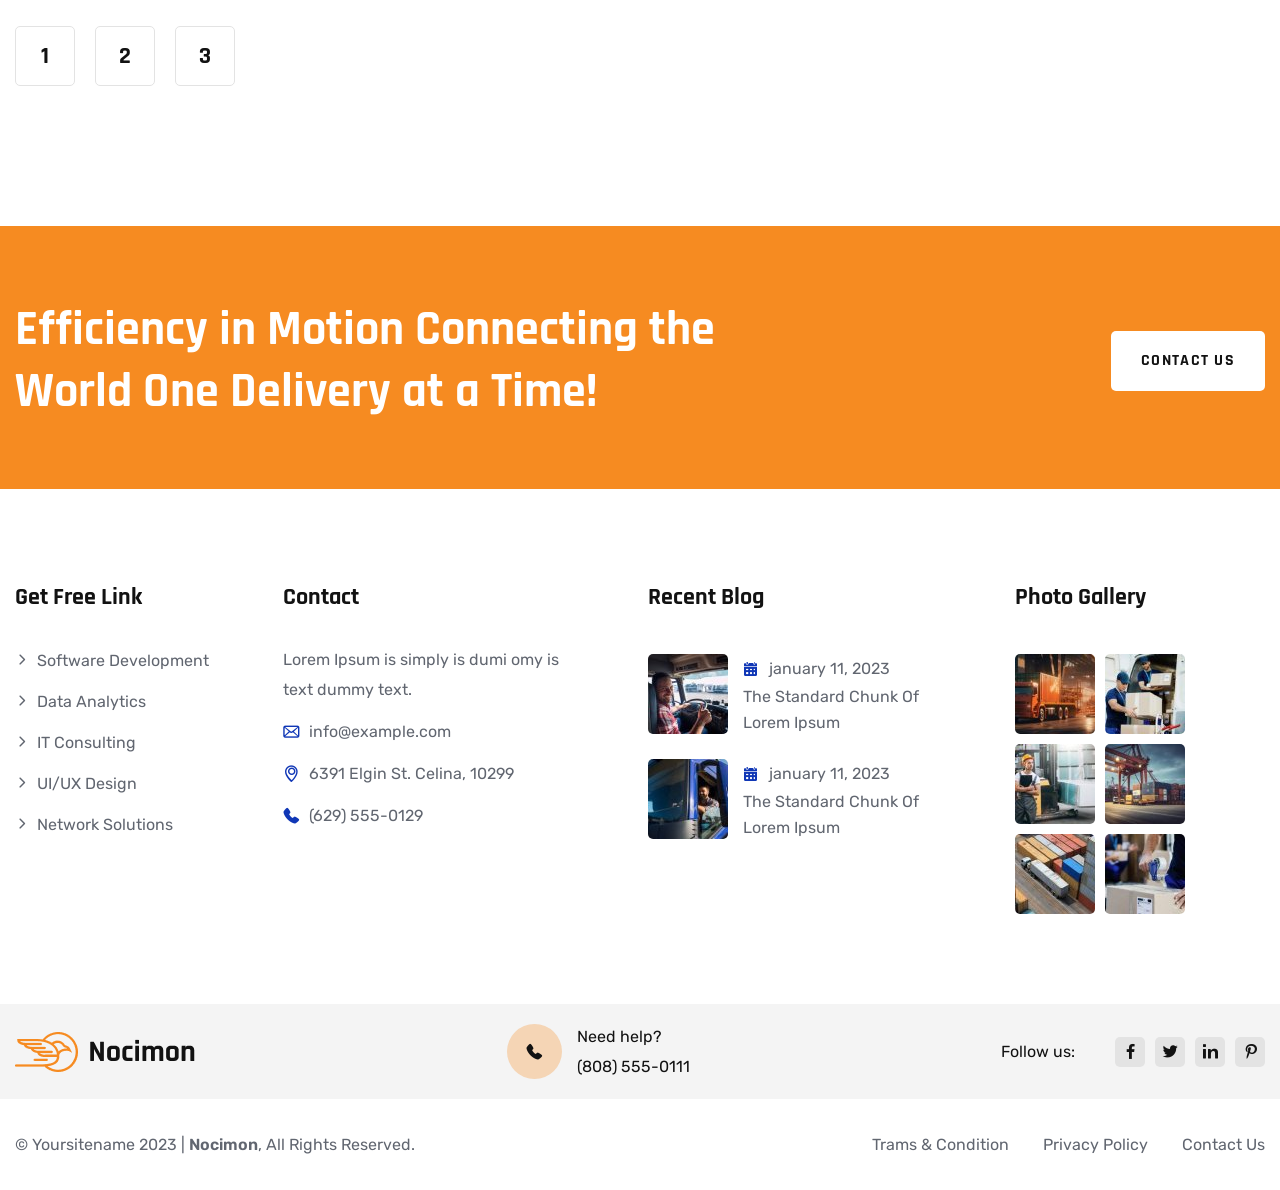
<file: blog.html>
<!doctype html>
<html class="no-js" lang="en">


<!-- Mirrored from itcroctheme.com/nocimon/nocimon-html/blog.html by HTTrack Website Copier/3.x [XR&CO'2014], Fri, 28 Feb 2025 09:52:04 GMT -->
<head>
    <meta charset="utf-8">
    <meta http-equiv="x-ua-compatible" content="ie=edge">
    <title>Nocimon || Responsive HTML 5 Template</title>
    <meta name="description" content="">
    <meta name="viewport" content="width=device-width, initial-scale=1">

    <link rel="shortcut icon" type="image/x-icon" href="assets/img/favicon.png">
    <!-- Place favicon.ico in the root directory -->

    <!-- CSS here -->
    <link rel="stylesheet" href="assets/css/01-bootstrap.min.css">
    <link rel="stylesheet" href="assets/css/02-all.min.css">
    <link rel="stylesheet" href="assets/css/03-jquery.magnific-popup.css">
    <link rel="stylesheet" href="assets/css/04-nice-select.css">
    <link rel="stylesheet" href="assets/css/05-odometer.css">
    <link rel="stylesheet" href="assets/css/06-swiper.min.css">
    <link rel="stylesheet" href="assets/css/07-animate.min.css">
    <link rel="stylesheet" href="assets/css/08-custom-animate.css">
    <link rel="stylesheet" href="assets/css/09-slick.css">
    <link rel="stylesheet" href="assets/css/10-icomoon.css">
    <link rel="stylesheet" href="assets/vendor/custom-animate/custom-animate.css">
    <link rel="stylesheet" href="assets/vendor/jarallax/jarallax.css">
    <link rel="stylesheet" href="assets/vendor/odometer/odometer.min.css">

    <link rel="stylesheet" href="assets/css/style.css">
    <link rel="stylesheet" href="assets/css/responsive.css">
</head>

<body class="body-gray-bg">

    <!-- preloader -->
    <div id="preloader">
        <div id="loading-center">
            <div class="loader">
                <div class="loader-outter"></div>
                <div class="loader-inner"></div>
            </div>
        </div>
    </div>
    <!-- preloader-end -->


    <!-- Start Extra Info -->
    <div class="extra-info">
        <div class="close-icon menu-close">
            <button>
                <i class="icon-close"></i>
            </button>
        </div>
        <div class="logo-side">
            <a href="index.html"><img src="assets/img/footer/footer-logo_img-1.png" alt="#"></a>
        </div>
        <div class="side-info">
            <div class="content-box">
                <h3>Welcome to our Best<br> Transportation Company</h3>
                <div class="text">
                    <p>
                        It is a long established fact that a reader will be distracted by the content of a page when
                        looking at its layout. Lorem Ipsum is simply text of the printing
                    </p>
                </div>
            </div>
            <!--Start Sidebar Contact Info -->
            <div class="sidebar-contact-info">
                <h3>Conatct Us</h3>
                <ul>
                    <li>
                        <div class="icon">
                            <span class="icon-open-mail"></span>
                        </div>
                        <div class="text">
                            <p><a href="mailto:info@example.com">info@nocimon.com</a></p>
                        </div>
                    </li>
                    <li>
                        <div class="icon">
                            <span class="icon-phone-call-1"></span>
                        </div>
                        <div class="text">
                            <p><a href="tel:+8801682648101">+1800 456 7890</a></p>
                        </div>
                    </li>
                    <li>
                        <div class="icon">
                            <span class="fa-regular fa-clock"></span>
                        </div>
                        <div class="text">
                            <p>Working Hour : 7.00am to 4.00pm</p>
                        </div>
                    </li>
                </ul>
            </div>
            <!--End Sidebar Contact Info -->
            <div class="side-content-newsletter-box">
                <h3>Newsletter Subscription</h3>
                <form action="https://itcroctheme.com/nocimon/nocimon-html/index.html" method="post">
                    <div class="form-group">
                        <input type="email" name="email" placeholder="Enter Email Address" required="">
                        <button class="thm-btn" type="submit">
                            <span class="txt">
                                <i class="icon-paper-plane"></i>
                            </span>
                        </button>
                    </div>
                </form>
            </div>
            <!--Start Side Social Links -->
            <div class="side-social-links">
                <ul class="clearfix">
                    <li>
                        <a href="#">
                            <i class="icon-facebook-app-symbol"></i>
                        </a>
                    </li>
                    <li>
                        <a href="#">
                            <i class="icon-twitter"></i>
                        </a>
                    </li>
                    <li>
                        <a href="#">
                            <i class="icon-linked-in-logo-of-two-letters"></i>
                        </a>
                    </li>
                    <li>
                        <a href="#">
                            <i class="icon-pinterest"></i>
                        </a>
                    </li>
                </ul>
            </div>
            <!--End Side Social Links -->
        </div>
    </div>
    <div class="offcanvas-overly"></div>
    <!-- End Extra Info -->


    <div class="page-wrapper">
        <!--Start Main Header One -->
        <header class="main-header main-header-one style4">
            <div id="sticky-header" class="menu-area">
                <div class="container">
                    <div class="main-header-one__inner">

                        <!--Start Main Header one Inner Left -->
                        <div class="main-header-style4__left">
                            <div class="logo-box-one">
                                <a href="index.html">
                                    <img src="assets/img/resource/logo-3.png" alt="Logo">
                                </a>
                            </div>
                        </div>
                        <!--End Main Header one Inner Left -->

                        <!--Start Main Header Style4 Middle -->
                        <div class="main-header-style4__middle">
                            <div class="menu-area__inner">
                                <div class="mobile-nav-toggler">
                                    <i class="fas fa-bars"></i>
                                </div>
                                <div class="menu-wrap">
                                    <nav class="menu-nav">
                                        <div class="navbar-wrap main-menu">
                                            <ul class="navigation">
                                                <li class="menu-item-has-children"><a href="#">Home</a>
                                                    <ul class="sub-menu">
                                                        <li><a href="index.html">Home One</a></li>
                                                        <li><a href="index-2.html">Home Two</a></li>
                                                        <li><a href="index-3.html">Home Three</a></li>
                                                    </ul>
                                                </li>
                                                <li><a href="about.html">About Us</a></li>
                                                <li class="menu-item-has-children"><a href="#">Services</a>
                                                    <ul class="sub-menu">
                                                        <li>
                                                            <a href="services.html">View All Services</a>
                                                        </li>
                                                        <li>
                                                            <a href="service-details.html">Services Details</a>
                                                        </li>
                                                    </ul>
                                                </li>
                                                <li class="menu-item-has-children"><a href="#">Projects</a>
                                                    <ul class="sub-menu">
                                                        <li>
                                                            <a href="projects.html">View All Projects</a>
                                                        </li>
                                                        <li>
                                                            <a href="project-details.html">Projects Details</a>
                                                        </li>
                                                    </ul>
                                                </li>
                                                <li class="menu-item-has-children"><a href="#">Page</a>
                                                    <ul class="sub-menu">
                                                        <li>
                                                            <a href="testimonials.html">Testimonials</a>
                                                        </li>
                                                        <li><a href="faq.html">Faq’s</a></li>
                                                    </ul>
                                                </li>
                                                <li class="active menu-item-has-children"><a href="#">Blog</a>
                                                    <ul class="sub-menu">
                                                        <li>
                                                            <a href="blog.html">Our Blog</a>
                                                        </li>
                                                        <li>
                                                            <a href="blog-details.html">Blog Details</a>
                                                        </li>
                                                    </ul>
                                                </li>
                                                <li><a href="contact.html">contacts</a></li>
                                            </ul>
                                        </div>
                                    </nav>
                                </div>
                            </div>

                            <div class="main-menu-right-box-one">
                                <div class="search-box-one">
                                    <a href="#" class="main-menu__search search-toggler">
                                        <span class="icon-search-interface-symbol"></span>
                                    </a>
                                </div>
                                <div class="side-content-button-one">
                                    <a class="menu-tigger" href="#">
                                        <span class="line"></span>
                                        <span class="line two"></span>
                                    </a>
                                </div>
                            </div>

                        </div>
                        <!--End Main Header Style4 Middle -->

                        <!--Start Main Header Style4 Right -->
                        <div class="main-header-style4__right">
                            <div class="contact-box">
                                <div class="icon">
                                    <span class="icon-phone-call-1"></span>
                                </div>
                                <div class="text-box">
                                    <p>Requesting A Call:</p>
                                    <h4><a href="tel:123456789">(629) 555-0129</a></h4>
                                </div>
                            </div>
                        </div>
                        <!--End Main Header Style4 Right -->

                    </div>
                </div>
            </div>

            <!--Start Mobile Menu  -->
            <div class="mobile-menu">
                <nav class="menu-box">
                    <div class="close-btn"><i class="fas fa-times"></i></div>
                    <div class="nav-logo">
                        <a href="index.html"><img src="assets/img/resource/mobile-menu-logo.png" alt="Logo"></a>
                    </div>
                    <div class="menu-outer">
                        <!--Here Menu Will Come Automatically Via Javascript / Same Menu as in Header-->
                    </div>
                    <div class="social-links">
                        <ul class="clearfix list-wrap">
                            <li><a href="#"><i class="fab fa-facebook-f"></i></a></li>
                            <li><a href="#"><i class="fab fa-twitter"></i></a></li>
                            <li><a href="#"><i class="fab fa-instagram"></i></a></li>
                            <li><a href="#"><i class="fab fa-linkedin-in"></i></a></li>
                            <li><a href="#"><i class="fab fa-youtube"></i></a></li>
                        </ul>
                    </div>
                </nav>
            </div>
            <div class="menu-backdrop"></div>
            <!-- End Mobile Menu -->
        </header>
        <!--End Main Header One -->

        <!--Start Page Header-->
        <section class="page-header">
            <div class="page-header__img float-bob-y"><img src="assets/img/resource/page-header-img.png" alt=""></div>
            <div class="container">
                <div class="page-header__inner">
                    <h2>Blog Classic</h2>
                    <ul class="thm-breadcrumb">
                        <li><a href="index.html">Home</a></li>
                        <li><span class="icon-left"></span></li>
                        <li>Blog Details</li>
                    </ul>
                </div>
            </div>
        </section>
        <!--End Page Header-->




        <!--Start Blog Page 1-->
        <section class="blog-page1">
            <div class="container">
                <div class="row">

                    <div class="col-xl-8">
                        <!--Start Blog Page Single-->
                        <div class="blog-one__left-box blog-page__single">
                            <div class="blog-one__left-box-img blog-page1__img">
                                <img src="assets/img/blog/blog-page1__img1.jpg" alt="#">
                            </div>
                            <div class="blog-one__left-box-content blog-page1__content">
                                <div class="meta-box">
                                    <ul class="meta-info">
                                        <li>
                                            <div class="icon">
                                                <span class="icon-tag"></span>
                                            </div>
                                            <p><a href="#">Web design</a></p>
                                        </li>
                                        <li>
                                            <div class="icon">
                                                <span class="icon-speech-bubbles-comment-option"></span>
                                            </div>
                                            <p><a href="#">Comments (05)</a></p>
                                        </li>
                                    </ul>
                                </div>
                                <div class="title-box">
                                    <h3>
                                        <a href="blog-details.html">Connecting the world through seamless
                                            transportation</a>
                                    </h3>
                                    <p>
                                        Aliquam eros justo, posuere loborti viverra lao ullamcorper posuere viverra
                                        .Aliquam eros justo, posuere Aliquam eros justo, posuere loborti viverra laoreet
                                        matti ullamcorper
                                    </p>
                                </div>
                                <div class="btn-box">
                                    <a class="thm-btn" href="#">
                                        <span class="txt">Read More</span>
                                        <i class="icon-next"></i>
                                    </a>
                                </div>
                            </div>
                        </div>
                        <!--End Blog Page Single-->

                        <!--Start Blog Page Single-->
                        <div class="blog-one__left-box blog-page__single">
                            <div class="blog-one__left-box-img blog-page1__img">
                                <img src="assets/img/blog/blog-page1__img2.jpg" alt="#">
                            </div>
                            <div class="blog-one__left-box-content blog-page1__content">
                                <div class="meta-box">
                                    <ul class="meta-info">
                                        <li>
                                            <div class="icon">
                                                <span class="icon-tag"></span>
                                            </div>
                                            <p><a href="#">Web design</a></p>
                                        </li>
                                        <li>
                                            <div class="icon">
                                                <span class="icon-speech-bubbles-comment-option"></span>
                                            </div>
                                            <p><a href="#">Comments (05)</a></p>
                                        </li>
                                    </ul>
                                </div>
                                <div class="title-box">
                                    <h3><a href="blog-details.html">Your trusted partner for reliable logistics
                                            solution</a></h3>
                                    <p>
                                        Aliquam eros justo, posuere loborti viverra lao ullamcorper posuere viverra
                                        .Aliquam eros justo, posuere Aliquam eros justo, posuere loborti viverra laoreet
                                        matti ullamcorper
                                    </p>
                                </div>
                                <div class="btn-box">
                                    <a class="thm-btn" href="blog-details.html">
                                        <span class="txt">Read More</span>
                                        <i class="icon-next"></i>
                                    </a>
                                </div>
                            </div>
                        </div>
                        <!--End Blog Page Single-->

                        <!--Start Blog Page Single-->
                        <div class="blog-one__left-box blog-page__single">
                            <div class="blog-one__left-box-img blog-page1__img">
                                <img src="assets/img/blog/blog-page1__img3.jpg" alt="#">
                            </div>
                            <div class="blog-one__left-box-content blog-page1__content">
                                <div class="meta-box">
                                    <ul class="meta-info">
                                        <li>
                                            <div class="icon">
                                                <span class="icon-tag"></span>
                                            </div>
                                            <p><a href="#">Web design</a></p>
                                        </li>
                                        <li>
                                            <div class="icon">
                                                <span class="icon-speech-bubbles-comment-option"></span>
                                            </div>
                                            <p><a href="#">Comments (05)</a></p>
                                        </li>
                                    </ul>
                                </div>
                                <div class="title-box">
                                    <h3><a href="blog-details.html">Driving success through efficient transportation</a>
                                    </h3>
                                    <p>
                                        Aliquam eros justo, posuere loborti viverra lao ullamcorper posuere viverra
                                        .Aliquam eros justo, posuere Aliquam eros justo, posuere loborti viverra laoreet
                                        matti ullamcorper
                                    </p>
                                </div>
                                <div class="btn-box">
                                    <a class="thm-btn" href="blog-details.html">
                                        <span class="txt">Read More</span>
                                        <i class="icon-next"></i>
                                    </a>
                                </div>
                            </div>
                        </div>
                        <!--End Blog Page Single-->
                        <ul class="styled-pagination text-center clearfix">
                            <li><a href="#">1</a></li>
                            <li><a href="#">2</a></li>
                            <li><a href="#">3</a></li>
                        </ul>
                    </div>

                    <!--Start Sidebar-->
                    <div class="col-xl-4">
                        <div class="sidebar">
                            <!--Start Sidebar Single-->
                            <div class="sidebar__single sidebar__search wow fadeInUp" data-wow-delay=".1s">
                                <div class="title-box">
                                    <h2>Search</h2>
                                </div>
                                <form action="#" class="sidebar__search-form">
                                    <input type="search" placeholder="Search your blog....">
                                    <button type="submit"><i class="icon-search-interface-symbol"></i></button>
                                </form>
                            </div>
                            <!--End Sidebar Single-->

                            <!--Start Sidebar Single-->
                            <div class="sidebar__single sidebar__about wow fadeInUp" data-wow-delay=".2s">
                                <div class="title-box">
                                    <h2>About Me</h2>
                                </div>
                                <div class="sidebar__about-box text-center">
                                    <div class="img-box">
                                        <img src="assets/img/blog/blog-details-img7.jpg" alt="">
                                    </div>

                                    <div class="content-box">
                                        <h2>Stanio lainto smarle</h2>
                                        <p>Aliquam eros justo, posuere loborti viverra ullamcorper posuere viverra
                                            .Aliquam eros justo, posuere </p>
                                        <div class="social-links">
                                            <a href="#"><span class="icon-facebook-app-symbol"></span></a>
                                            <a href="#"><span class="icon-twitter"></span></a>
                                            <a href="#"><span class="icon-instagram"></span></a>
                                        </div>
                                    </div>
                                </div>
                            </div>
                            <!--End Sidebar Single-->

                            <!--Start Sidebar Single-->
                            <div class="sidebar__single sidebar__category wow fadeInUp" data-wow-delay=".3s">
                                <div class="title-box">
                                    <h2>Category</h2>
                                </div>

                                <ul class="sidebar__category-list">
                                    <li>
                                        <a href="#"> Business Advice <span>(02)</span></a>
                                    </li>
                                    <li>
                                        <a href="#"> Web design <span>(05)</span></a>
                                    </li>
                                    <li>
                                        <a href="#"> Devolopment <span>(10)</span></a>
                                    </li>
                                    <li>
                                        <a href="#"> Video promotion <span>(03)</span></a>
                                    </li>
                                    <li>
                                        <a href="#"> Reabervede <span>(10)</span></a>
                                    </li>
                                    <li>
                                        <a href="#"> Ui/Ux design <span>(03)</span></a>
                                    </li>
                                </ul>
                            </div>
                            <!--End Sidebar Single-->

                            <!--Start Sidebar Single-->
                            <div class="sidebar__single sidebar__latest-blog wow fadeInUp" data-wow-delay=".4s">
                                <div class="title-box">
                                    <h2>Latest Blogs</h2>
                                </div>

                                <ul class="sidebar__latest-blog-list">
                                    <li>
                                        <div class="img-box">
                                            <img src="assets/img/blog/blog-details-img8.jpg" alt="">
                                        </div>
                                        <div class="content-box">
                                            <p><span class="icon-calendar"></span> Jan 10,2022</p>
                                            <h4><a href="#">We move with speed and <br> precision</a></h4>
                                        </div>
                                    </li>

                                    <li>
                                        <div class="img-box">
                                            <img src="assets/img/blog/blog-details-img9.jpg" alt="">
                                        </div>
                                        <div class="content-box">
                                            <p><span class="icon-calendar"></span> Jan 10,2022</p>
                                            <h4><a href="#">Reliable transportation <br> solutions for your business</a>
                                            </h4>
                                        </div>
                                    </li>

                                    <li>
                                        <div class="img-box">
                                            <img src="assets/img/blog/blog-details-img10.jpg" alt="">
                                        </div>
                                        <div class="content-box">
                                            <p><span class="icon-calendar"></span> Jan 10,2022</p>
                                            <h4><a href="#">A picture is worth of hrdei <br>
                                                    stan dard like a bagret</a></h4>
                                        </div>
                                    </li>
                                </ul>
                            </div>
                            <!--End Sidebar Single-->

                            <!--Start Sidebar Single-->
                            <div class="sidebar__single sidebar__archive wow fadeInUp" data-wow-delay=".5s">
                                <div class="title-box">
                                    <h2>Archive</h2>
                                </div>

                                <ul class="sidebar__archive-list">
                                    <li> <a href="#">January 2022</a> </li>
                                    <li> <a href="#"> July 2021</a> </li>
                                    <li> <a href="#">February 2022</a> </li>
                                    <li> <a href="#">January 2022</a> </li>
                                    <li> <a href="#">September 2023</a> </li>

                                </ul>
                            </div>
                            <!--End Sidebar Single-->
                        </div>
                    </div>
                    <!--End Sidebar-->
                </div>
            </div>
        </section>
        <!--End Blog Page 1-->


        <!--Start Cta One-->
        <section class="cta-one cta-one--style2">
            <div class="container">
                <div class="cta-one__inner cta-one__inner--style2">
                    <div class="cta-one__inner-box cta-one__inner-box--style2">
                        <div class="title-box">
                            <h2>Efficiency in Motion Connecting the<br>World One Delivery at a Time!</h2>
                        </div>
                    </div>
                    <div class="cta-one__btn cta-one__btn--style2">
                        <a href="#" class="thm-btn">
                            <span class="txt">
                                contact us
                            </span>
                        </a>
                    </div>

                </div>
            </div>
        </section>
        <!--End Cta One-->

        <!--Start Footer One-->
        <footer class="footer-one">
            <!-- Start Footer Main -->
            <div class="footer-main footer-main--white-bg">
                <div class="container">

                    <div class="footer-main__inner">
                        <div class="row">

                            <!--Start Single Footer Widget-->
                            <div class="col-xl-3 col-lg-6 col-md-6">
                                <div class="single-footer-widget single-footer-widget--two">
                                    <div class="title">
                                        <h3>Get Free Link</h3>
                                    </div>
                                    <div class="footer-widget__links-box">
                                        <ul>
                                            <li>
                                                <a href="#"><span class="icon-chevron"></span>Software Development</a>
                                            </li>
                                            <li>
                                                <a href="#"><span class="icon-chevron"></span>Data Analytics</a>
                                            </li>
                                            <li>
                                                <a href="#"><span class="icon-chevron"></span>IT Consulting</a>
                                            </li>
                                            <li>
                                                <a href="#"><span class="icon-chevron"></span>UI/UX Design</a>
                                            </li>
                                            <li>
                                                <a href="#"><span class="icon-chevron"></span>Network Solutions</a>
                                            </li>
                                        </ul>
                                    </div>

                                </div>
                            </div>
                            <!--End Single Footer Widget-->

                            <!--Start Single Footer Widget-->
                            <div class="col-xl-3 col-lg-6 col-md-6">
                                <div class="single-footer-widget single-footer-widget--two ml-52">
                                    <div class="title">
                                        <h3>Contact</h3>
                                    </div>
                                    <div class="single-footer-widget__contact-info">
                                        <div class="text">
                                            <p>Lorem Ipsum is simply is dumi omy is text dummy text.</p>
                                        </div>
                                        <ul class="clearfix">
                                            <li>
                                                <div class="icon">
                                                    <span class="icon-envelope"></span>
                                                </div>
                                                <p><a href="mailto:info@example.com">info@example.com</a></p>
                                            </li>
                                            <li>
                                                <div class="icon">
                                                    <span class="icon-location-pin"></span>
                                                </div>
                                                <p>6391 Elgin St. Celina, 10299</p>
                                            </li>
                                            <li>
                                                <div class="icon">
                                                    <span class="icon-phone-call-1"></span>
                                                </div>
                                                <p><a href="tel:(629)555-0129">(629) 555-0129</a></p>
                                            </li>
                                        </ul>
                                    </div>
                                </div>
                            </div>
                            <!--End Single Footer Widget-->

                            <!--Start Single Footer Widget-->
                            <div class="col-xl-3 col-lg-6 col-md-6">
                                <div class="single-footer-widget single-footer-widget--two ml-7">
                                    <div class="title">
                                        <h3>Recent Blog</h3>
                                    </div>
                                    <div class="single-footer-widget__recent-blog-list">
                                        <ul class="clearfix">
                                            <li>
                                                <div class="img-box">
                                                    <img src="assets/img/footer/footer-one__recent-blog__img1.jpg"
                                                        alt="#">
                                                    <a href="#"><i class="fa-solid fa-link"></i></a>
                                                </div>
                                                <div class="title-box">
                                                    <div class="date-box">
                                                        <div class="icon">
                                                            <span class="icon-calendar"></span>
                                                        </div>
                                                        <div class="text">
                                                            <p>january 11, 2023</p>
                                                        </div>
                                                    </div>
                                                    <h5><a href="#">The standard chunk of Lorem Ipsum</a></h5>
                                                </div>
                                            </li>
                                            <li>
                                                <div class="img-box">
                                                    <img src="assets/img/footer/footer-one__recent-blog__img2.jpg"
                                                        alt="#">
                                                    <a href="#"><i class="fa-solid fa-link"></i></a>
                                                </div>
                                                <div class="title-box">
                                                    <div class="date-box">
                                                        <div class="icon">
                                                            <span class="icon-calendar"></span>
                                                        </div>
                                                        <div class="text">
                                                            <p>january 11, 2023</p>
                                                        </div>
                                                    </div>
                                                    <h5><a href="#">The standard chunk of Lorem Ipsum</a></h5>
                                                </div>
                                            </li>
                                        </ul>
                                    </div>
                                </div>
                            </div>
                            <!--End Single Footer Widget-->

                            <!--Start Single Footer Widget-->
                            <div class="col-xl-3 col-lg-6 col-md-6">
                                <div class="single-footer-widget single-footer-widget--two pl40">
                                    <div class="title">
                                        <h3>Photo Gallery</h3>
                                    </div>
                                    <div class="single-footer-widget__photo-gallery-list">
                                        <ul class="clearfix">
                                            <li>
                                                <div class="footer-widget__photo-gallery-img">
                                                    <img src="assets/img/footer/footer-widget__photo-gallery-img-1.jpg"
                                                        alt="">
                                                    <a href="#"><i class="fa-solid fa-link"></i></a>
                                                </div>
                                            </li>
                                            <li>
                                                <div class="footer-widget__photo-gallery-img">
                                                    <img src="assets/img/footer/footer-widget__photo-gallery-img-2.jpg"
                                                        alt="">
                                                    <a href="#"><i class="fa-solid fa-link"></i></a>
                                                </div>
                                            </li>
                                            <li>
                                                <div class="footer-widget__photo-gallery-img">
                                                    <img src="assets/img/footer/footer-widget__photo-gallery-img-3.jpg"
                                                        alt="">
                                                    <a href="#"><i class="fa-solid fa-link"></i></a>
                                                </div>
                                            </li>
                                            <li>
                                                <div class="footer-widget__photo-gallery-img">
                                                    <img src="assets/img/footer/footer-widget__photo-gallery-img-4.jpg"
                                                        alt="">
                                                    <a href="#"><i class="fa-solid fa-link"></i></a>
                                                </div>
                                            </li>
                                            <li>
                                                <div class="footer-widget__photo-gallery-img">
                                                    <img src="assets/img/footer/footer-widget__photo-gallery-img-5.jpg"
                                                        alt="">
                                                    <a href="#"><i class="fa-solid fa-link"></i></a>
                                                </div>
                                            </li>
                                            <li>
                                                <div class="footer-widget__photo-gallery-img">
                                                    <img src="assets/img/footer/footer-widget__photo-gallery-img-6.jpg"
                                                        alt="">
                                                    <a href="#"><i class="fa-solid fa-link"></i></a>
                                                </div>
                                            </li>
                                        </ul>
                                    </div>
                                </div>
                            </div>
                            <!--End Single Footer Widget-->

                        </div>
                    </div>
                </div>
            </div>
            <!-- End Footer Main -->

            <!--Start Footer Middle-->
            <div class="footer-middle footer-middle--two">
                <div class="container">
                    <div class="footer-middle__inner">
                        <div class="footer-logo-box">
                            <img src="assets/img/footer/footer-three-logo_img-2.png" alt="#">
                        </div>
                        <div class="phone-number-box phone-number-box--style2">
                            <div class="icon">
                                <span class="icon-phone-call-1"></span>
                            </div>
                            <div class="text">
                                <p>Need help?</p>
                                <p><a href="tel:(808)555-0111">(808) 555-0111</a></p>
                            </div>
                        </div>
                        <div class="socel-link-box socel-link-box--two">
                            <div class="text">
                                <p>Follow us:</p>
                            </div>
                            <ul class="clearfix">
                                <li>
                                    <a href="#">
                                        <i class="icon-facebook-app-symbol"></i>
                                    </a>
                                </li>
                                <li>
                                    <a href="#">
                                        <i class="icon-twitter"></i>
                                    </a>
                                </li>
                                <li>
                                    <a href="#">
                                        <i class="icon-linked-in-logo-of-two-letters"></i>
                                    </a>
                                </li>
                                <li>
                                    <a href="#">
                                        <i class="icon-pinterest"></i>
                                    </a>
                                </li>
                            </ul>
                        </div>
                    </div>
                </div>
            </div>
            <!--End Footer Middle-->

            <!--Start Footer Bottom -->
            <div class="footer-bottom footer-bottom--two">
                <div class="container">
                    <div class="footer-bottom__inner">
                        <div class="copyright-text copyright-text--two">
                            <p>© Yoursitename 2023 | <a href="index.html">Nocimon</a>, All Rights Reserved.</p>
                        </div>

                        <div class="copyright-menu copyright-menu--two">
                            <ul>
                                <li>
                                    <p><a href="#">Trams &amp; Condition</a></p>
                                </li>
                                <li>
                                    <p><a href="#">Privacy Policy</a></p>
                                </li>
                                <li>
                                    <p><a href="#">Contact Us</a></p>
                                </li>
                            </ul>
                        </div>
                    </div>
                </div>
            </div>
            <!--End Footer Bottom -->
        </footer>
        <!--Start Footer One-->
    </div>


    <!--Start Search Popup -->
    <div class="search-popup">
        <div class="search-popup__overlay search-toggler">
            <div class="search-close-btn">
                <i class="icon-plus"></i>
            </div>
        </div>
        <div class="search-popup__content">
            <form action="#">
                <label for="search" class="sr-only">search here</label>
                <input type="search" id="search" placeholder="Search Here..." />
                <button type="submit" aria-label="search submit" class="btn-one">
                    <i class="icon-search-interface-symbol"></i>
                </button>
            </form>
        </div>
    </div>
    <!--End Search Popup -->


    <!-- Scroll-top -->
    <button class="scroll-top scroll-to-target" data-target="html">
        <i class="icon-arrowhead-up"></i>
    </button>
    <!-- Scroll-top-end-->



    <!-- JS here -->
    <script src="assets/js/jquery-3.6.0.min.js"></script>
    <script src="assets/js/01-ajax-form.js"></script>
    <script src="assets/js/02-bootstrap.min.js"></script>
    <script src="assets/js/03-jquery.appear.js"></script>
    <script src="assets/js/04-swiper.min.js"></script>
    <script src="assets/js/05-jquery.odometer.min.js"></script>
    <script src="assets/js/06-jquery.magnific-popup.min.js"></script>
    <script src="assets/js/07-jquery.nice-select.min.js"></script>
    <script src="assets/js/08-slick.min.js"></script>
    <script src="assets/js/09-wow.min.js"></script>
    <script src="assets/js/10-jquery.circleType.js"></script>
    <script src="assets/js/11-jquery.lettering.min.js"></script>
    <script src="assets/js/12-TweenMax.min.js"></script>
    <script src="assets/vendor/jarallax/jarallax.min.js"></script>
    <script src="assets/vendor/marquee/marquee.min.js"></script>
    <script src="assets/vendor/odometer/odometer.min.js"></script>




    <script src="assets/js/main.js"></script>

</body>


<!-- Mirrored from itcroctheme.com/nocimon/nocimon-html/blog.html by HTTrack Website Copier/3.x [XR&CO'2014], Fri, 28 Feb 2025 09:52:09 GMT -->
</html>
</file>
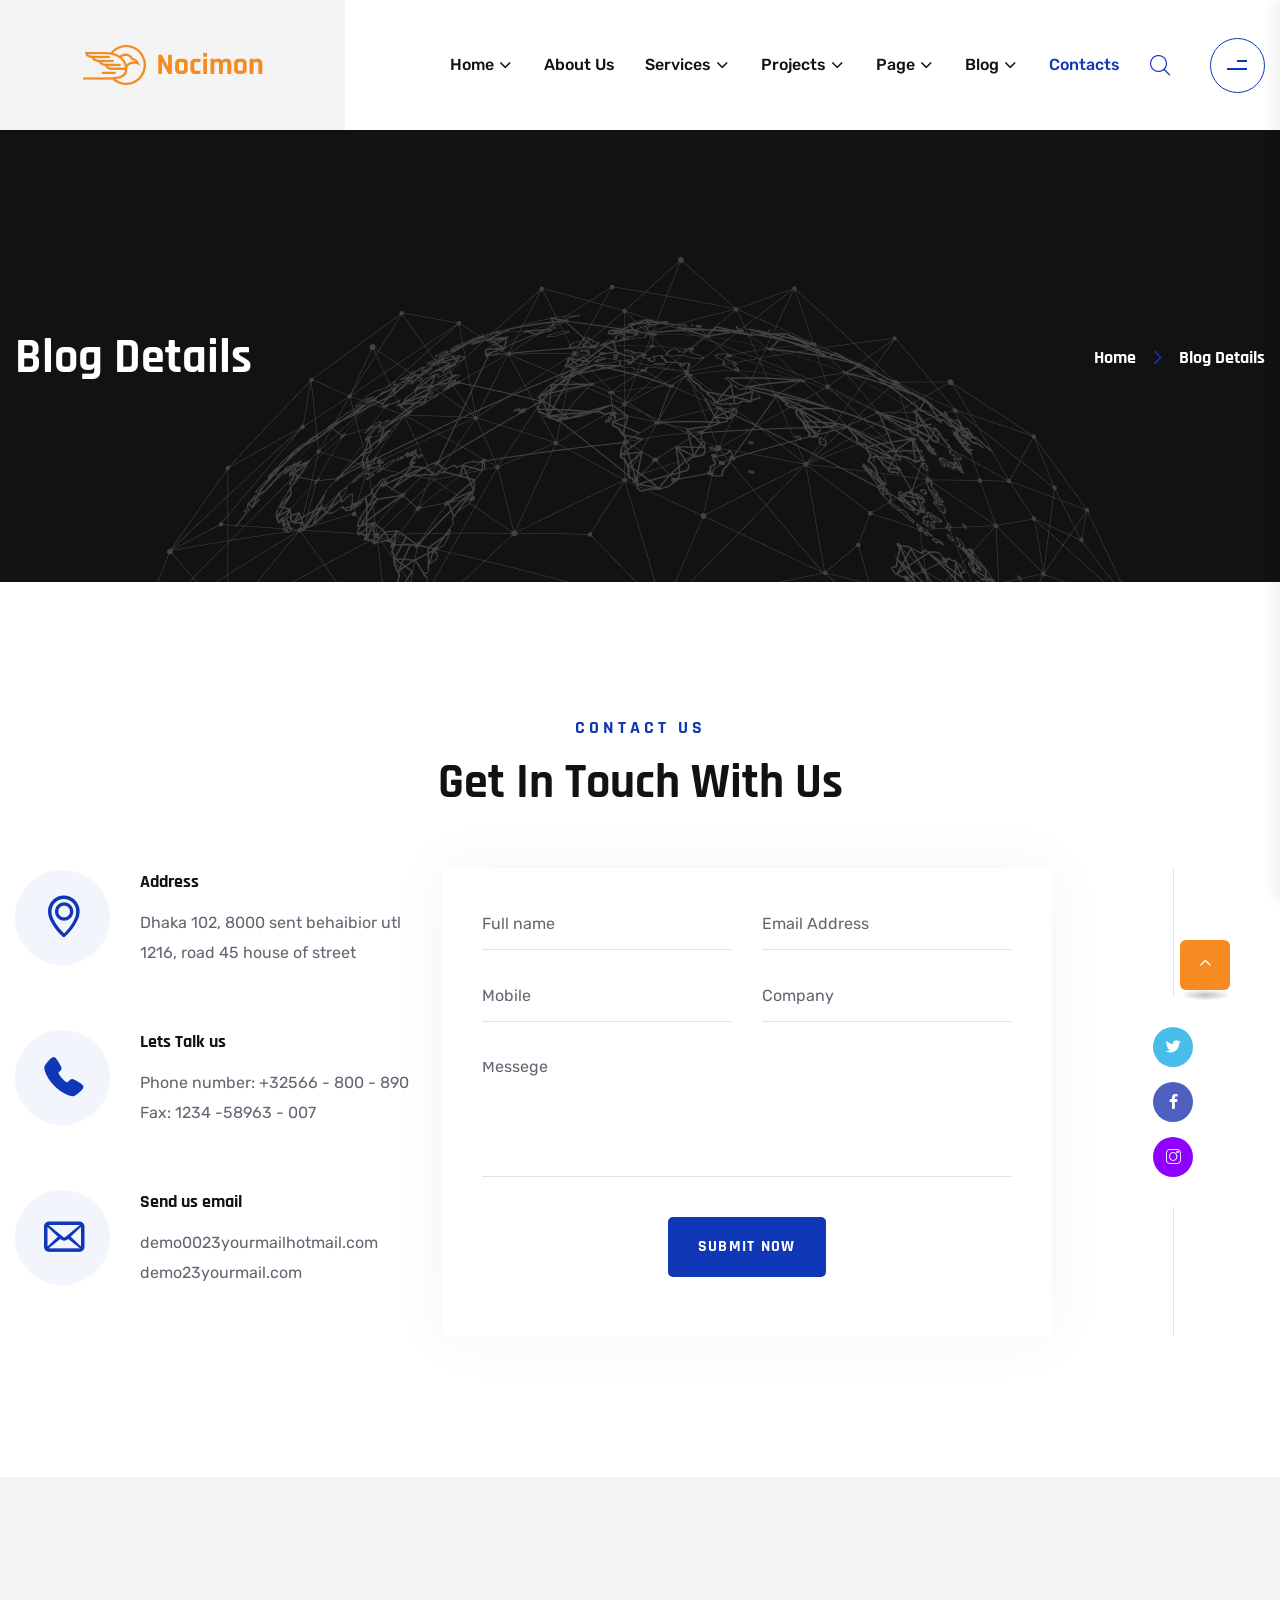
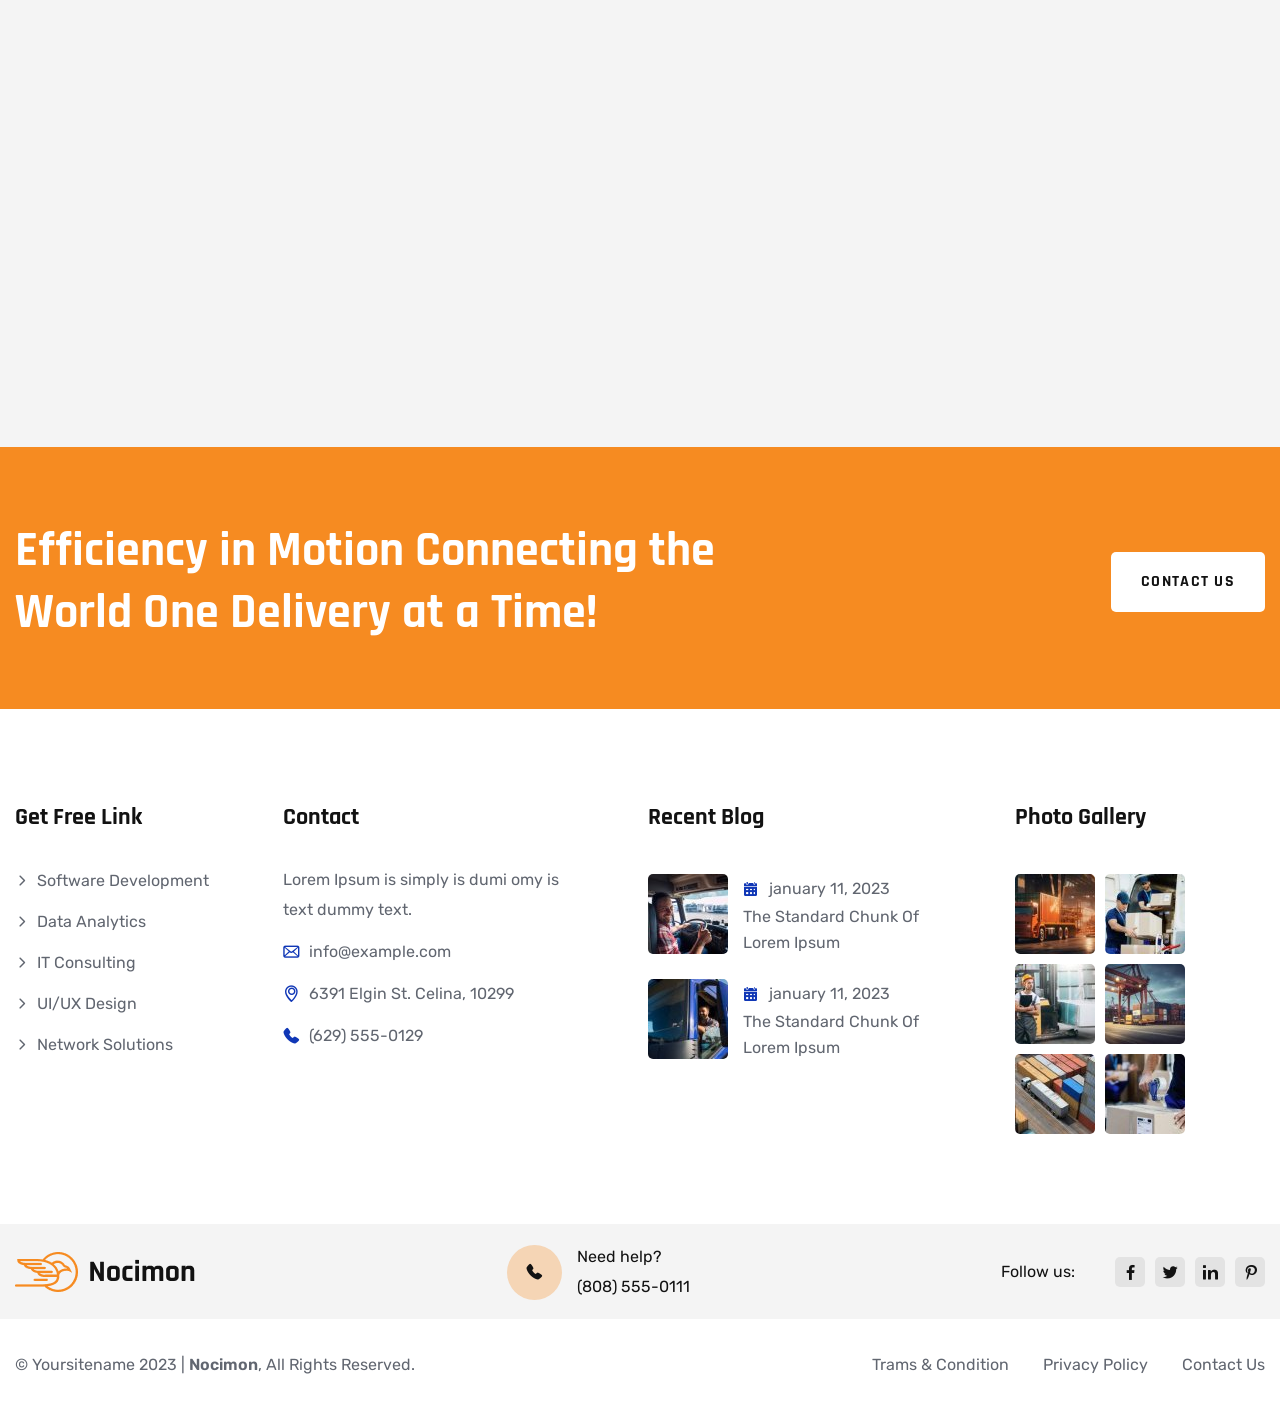
<file: contact.html>
<!doctype html>
<html class="no-js" lang="en">


<!-- Mirrored from itcroctheme.com/nocimon/nocimon-html/contact.html by HTTrack Website Copier/3.x [XR&CO'2014], Fri, 28 Feb 2025 09:52:14 GMT -->
<head>
    <meta charset="utf-8">
    <meta http-equiv="x-ua-compatible" content="ie=edge">
    <title>Nocimon || Responsive HTML 5 Template</title>
    <meta name="description" content="">
    <meta name="viewport" content="width=device-width, initial-scale=1">

    <link rel="shortcut icon" type="image/x-icon" href="assets/img/favicon.png">
    <!-- Place favicon.ico in the root directory -->

    <!-- CSS here -->
    <link rel="stylesheet" href="assets/css/01-bootstrap.min.css">
    <link rel="stylesheet" href="assets/css/02-all.min.css">
    <link rel="stylesheet" href="assets/css/03-jquery.magnific-popup.css">
    <link rel="stylesheet" href="assets/css/04-nice-select.css">
    <link rel="stylesheet" href="assets/css/05-odometer.css">
    <link rel="stylesheet" href="assets/css/06-swiper.min.css">
    <link rel="stylesheet" href="assets/css/07-animate.min.css">
    <link rel="stylesheet" href="assets/css/08-custom-animate.css">
    <link rel="stylesheet" href="assets/css/09-slick.css">
    <link rel="stylesheet" href="assets/css/10-icomoon.css">
    <link rel="stylesheet" href="assets/vendor/custom-animate/custom-animate.css">
    <link rel="stylesheet" href="assets/vendor/jarallax/jarallax.css">
    <link rel="stylesheet" href="assets/vendor/odometer/odometer.min.css">

    <link rel="stylesheet" href="assets/css/style.css">
    <link rel="stylesheet" href="assets/css/responsive.css">
</head>

<body class="body-gray-bg">

    <!-- preloader -->
    <div id="preloader">
        <div id="loading-center">
            <div class="loader">
                <div class="loader-outter"></div>
                <div class="loader-inner"></div>
            </div>
        </div>
    </div>
    <!-- preloader-end -->


    <!-- Start Extra Info -->
    <div class="extra-info">
        <div class="close-icon menu-close">
            <button>
                <i class="icon-close"></i>
            </button>
        </div>
        <div class="logo-side">
            <a href="index.html"><img src="assets/img/footer/footer-logo_img-1.png" alt="#"></a>
        </div>
        <div class="side-info">
            <div class="content-box">
                <h3>Welcome to our Best<br> Transportation Company</h3>
                <div class="text">
                    <p>
                        It is a long established fact that a reader will be distracted by the content of a page when
                        looking at its layout. Lorem Ipsum is simply text of the printing
                    </p>
                </div>
            </div>
            <!--Start Sidebar Contact Info -->
            <div class="sidebar-contact-info">
                <h3>Conatct Us</h3>
                <ul>
                    <li>
                        <div class="icon">
                            <span class="icon-open-mail"></span>
                        </div>
                        <div class="text">
                            <p><a href="mailto:info@example.com">info@nocimon.com</a></p>
                        </div>
                    </li>
                    <li>
                        <div class="icon">
                            <span class="icon-phone-call-1"></span>
                        </div>
                        <div class="text">
                            <p><a href="tel:+8801682648101">+1800 456 7890</a></p>
                        </div>
                    </li>
                    <li>
                        <div class="icon">
                            <span class="fa-regular fa-clock"></span>
                        </div>
                        <div class="text">
                            <p>Working Hour : 7.00am to 4.00pm</p>
                        </div>
                    </li>
                </ul>
            </div>
            <!--End Sidebar Contact Info -->
            <div class="side-content-newsletter-box">
                <h3>Newsletter Subscription</h3>
                <form action="https://itcroctheme.com/nocimon/nocimon-html/index.html" method="post">
                    <div class="form-group">
                        <input type="email" name="email" placeholder="Enter Email Address" required="">
                        <button class="thm-btn" type="submit">
                            <span class="txt">
                                <i class="icon-paper-plane"></i>
                            </span>
                        </button>
                    </div>
                </form>
            </div>
            <!--Start Side Social Links -->
            <div class="side-social-links">
                <ul class="clearfix">
                    <li>
                        <a href="#">
                            <i class="icon-facebook-app-symbol"></i>
                        </a>
                    </li>
                    <li>
                        <a href="#">
                            <i class="icon-twitter"></i>
                        </a>
                    </li>
                    <li>
                        <a href="#">
                            <i class="icon-linked-in-logo-of-two-letters"></i>
                        </a>
                    </li>
                    <li>
                        <a href="#">
                            <i class="icon-pinterest"></i>
                        </a>
                    </li>
                </ul>
            </div>
            <!--End Side Social Links -->
        </div>
    </div>
    <div class="offcanvas-overly"></div>
    <!-- End Extra Info -->


    <div class="page-wrapper">
        <!--Start Main Header One -->
        <header class="main-header main-header-one style4">
            <div id="sticky-header" class="menu-area">
                <div class="container">
                    <div class="main-header-one__inner">

                        <!--Start Main Header one Inner Left -->
                        <div class="main-header-style4__left">
                            <div class="logo-box-one">
                                <a href="index.html">
                                    <img src="assets/img/resource/logo-3.png" alt="Logo">
                                </a>
                            </div>
                        </div>
                        <!--End Main Header one Inner Left -->

                        <!--Start Main Header Style4 Middle -->
                        <div class="main-header-style4__middle">
                            <div class="menu-area__inner">
                                <div class="mobile-nav-toggler">
                                    <i class="fas fa-bars"></i>
                                </div>
                                <div class="menu-wrap">
                                    <nav class="menu-nav">
                                        <div class="navbar-wrap main-menu">
                                            <ul class="navigation">
                                                <li class="menu-item-has-children"><a href="#">Home</a>
                                                    <ul class="sub-menu">
                                                        <li><a href="index.html">Home One</a></li>
                                                        <li><a href="index-2.html">Home Two</a></li>
                                                        <li><a href="index-3.html">Home Three</a></li>
                                                    </ul>
                                                </li>
                                                <li><a href="about.html">About Us</a></li>
                                                <li class="menu-item-has-children"><a href="#">Services</a>
                                                    <ul class="sub-menu">
                                                        <li>
                                                            <a href="services.html">View All Services</a>
                                                        </li>
                                                        <li>
                                                            <a href="service-details.html">Services Details</a>
                                                        </li>
                                                    </ul>
                                                </li>
                                                <li class="menu-item-has-children"><a href="#">Projects</a>
                                                    <ul class="sub-menu">
                                                        <li>
                                                            <a href="projects.html">View All Projects</a>
                                                        </li>
                                                        <li>
                                                            <a href="project-details.html">Projects Details</a>
                                                        </li>
                                                    </ul>
                                                </li>
                                                <li class="menu-item-has-children"><a href="#">Page</a>
                                                    <ul class="sub-menu">
                                                        <li>
                                                            <a href="testimonials.html">Testimonials</a>
                                                        </li>
                                                        <li><a href="faq.html">Faq’s</a></li>
                                                    </ul>
                                                </li>
                                                <li class="menu-item-has-children"><a href="#">Blog</a>
                                                    <ul class="sub-menu">
                                                        <li>
                                                            <a href="blog.html">Our Blog</a>
                                                        </li>
                                                        <li>
                                                            <a href="blog-details.html">Blog Details</a>
                                                        </li>
                                                    </ul>
                                                </li>
                                                <li class="active"><a href="contact.html">contacts</a></li>
                                            </ul>
                                        </div>
                                    </nav>
                                </div>
                            </div>

                            <div class="main-menu-right-box-one">
                                <div class="search-box-one">
                                    <a href="#" class="main-menu__search search-toggler">
                                        <span class="icon-search-interface-symbol"></span>
                                    </a>
                                </div>
                                <div class="side-content-button-one">
                                    <a class="menu-tigger" href="#">
                                        <span class="line"></span>
                                        <span class="line two"></span>
                                    </a>
                                </div>
                            </div>

                        </div>
                        <!--End Main Header Style4 Middle -->

                        <!--Start Main Header Style4 Right -->
                        <div class="main-header-style4__right">
                            <div class="contact-box">
                                <div class="icon">
                                    <span class="icon-phone-call-1"></span>
                                </div>
                                <div class="text-box">
                                    <p>Requesting A Call:</p>
                                    <h4><a href="tel:123456789">(629) 555-0129</a></h4>
                                </div>
                            </div>
                        </div>
                        <!--End Main Header Style4 Right -->

                    </div>
                </div>
            </div>

            <!--Start Mobile Menu  -->
            <div class="mobile-menu">
                <nav class="menu-box">
                    <div class="close-btn"><i class="fas fa-times"></i></div>
                    <div class="nav-logo">
                        <a href="index.html"><img src="assets/img/resource/mobile-menu-logo.png" alt="Logo"></a>
                    </div>
                    <div class="menu-outer">
                        <!--Here Menu Will Come Automatically Via Javascript / Same Menu as in Header-->
                    </div>
                    <div class="social-links">
                        <ul class="clearfix list-wrap">
                            <li><a href="#"><i class="fab fa-facebook-f"></i></a></li>
                            <li><a href="#"><i class="fab fa-twitter"></i></a></li>
                            <li><a href="#"><i class="fab fa-instagram"></i></a></li>
                            <li><a href="#"><i class="fab fa-linkedin-in"></i></a></li>
                            <li><a href="#"><i class="fab fa-youtube"></i></a></li>
                        </ul>
                    </div>
                </nav>
            </div>
            <div class="menu-backdrop"></div>
            <!-- End Mobile Menu -->
        </header>
        <!--End Main Header One -->

        <!--Start Page Header-->
        <section class="page-header">
            <div class="page-header__img float-bob-y"><img src="assets/img/resource/page-header-img.png" alt=""></div>
            <div class="container">
                <div class="page-header__inner">
                    <h2>Blog Details</h2>
                    <ul class="thm-breadcrumb">
                        <li><a href="index.html">Home</a></li>
                        <li><span class="icon-left"></span></li>
                        <li>Blog Details</li>
                    </ul>
                </div>
            </div>
        </section>
        <!--End Page Header-->


        <!--Contact One Start-->
        <section class="contact-one">
            <div class="container">
                <div class="sec-title text-center">
                    <div class="sub-title">
                        <h4>Contact us</h4>
                    </div>
                    <h2>
                        Get in Touch With Us
                    </h2>
                </div>
                <div class="row">

                    <div class="col-xl-4">
                        <div class="contact-one__list-item">
                            <ul>
                                <li>
                                    <div class="icon">
                                        <span class="icon-location-pin"></span>
                                    </div>
                                    <div class="text">
                                        <h4>Address</h4>
                                        <p>
                                            Dhaka 102, 8000 sent behaibior utl<br>1216, road 45 house of street
                                        </p>
                                    </div>
                                </li>
                                <li>
                                    <div class="icon">
                                        <span class="icon-phone-call-1"></span>
                                    </div>
                                    <div class="text">
                                        <h4>Lets Talk us</h4>
                                        <p>Phone number: <a href="tel:32566-800-890">+32566 - 800 - 890</a></p>
                                        <p>Fax: <a href="tel:1234-58963-007">1234 -58963 - 007</a></p>
                                    </div>
                                </li>
                                <li>
                                    <div class="icon">
                                        <span class="icon-envelope"></span>
                                    </div>
                                    <div class="text">
                                        <h4>Send us email</h4>
                                        <p>
                                            <a href="mailto:demo0023yourmailhotmail.com">demo0023yourmailhotmail.com</a>
                                        </p>
                                        <p>
                                            <a href="mailto:demo23yourmail.com">demo23yourmail.com</a>
                                        </p>
                                    </div>
                                </li>
                            </ul>
                        </div>
                    </div>

                    <div class="col-xl-6 col-lg-12">
                        <div class="contact-one__form">
                            <form id="contact-form" action="https://itcroctheme.com/nocimon/nocimon-html/assets/inc/mail.php" method="POST">
                                <div class="row">
                                    <div class="col-xl-6 col-lg-6">
                                        <div class="contact-one__input-box">
                                            <input type="text" placeholder="Full name" name="name">
                                        </div>
                                    </div>
                                    <div class="col-xl-6 col-lg-6">
                                        <div class="contact-one__input-box">
                                            <input type="email" placeholder="Email Address" name="email">
                                        </div>
                                    </div>
                                    <div class="col-xl-6 col-lg-6">
                                        <div class="contact-one__input-box">
                                            <input type="number" placeholder="Mobile" name="number">
                                        </div>
                                    </div>
                                    <div class="col-xl-6 col-lg-6">
                                        <div class="contact-one__input-box">
                                            <input type="text" placeholder="Company" name="company">
                                        </div>
                                    </div>
                                </div>
                                <div class="row">
                                    <div class="col-xl-12">
                                        <div class="contact-one__input-box text-message-box">
                                            <textarea name="message" placeholder="Messege"></textarea>
                                        </div>
                                        <div class="contact-one__btn-box">
                                            <button class="thm-btn" type="submit" data-loading-text="Please wait...">
                                                <span class="txt">Submit Now</span>
                                            </button>
                                        </div>
                                    </div>
                                </div>
                            </form>
                            <p class="ajax-response mb-0"></p>
                        </div>
                    </div>

                    <div class="col-xl-2">
                        <div class="contact-one__socel-link">
                            <div class="contact-one__socel-link-inner">
                                <ul>
                                    <li>
                                        <a href="#">
                                            <span class="icon-twitter"></span>
                                        </a>
                                    </li>
                                    <li>
                                        <a href="#" class="color1">
                                            <span class="icon-facebook-app-symbol"></span>
                                        </a>
                                    </li>
                                    <li>
                                        <a href="#" class="color2">
                                            <span class="icon-instagram"></span>
                                        </a>
                                    </li>
                                </ul>
                            </div>
                        </div>
                    </div>


                </div>
            </div>
        </section>
        <!--Contact One End-->



        <!--Start Google Map One-->
        <section class="google-map-one">
            <iframe
                src="https://www.google.com/maps/embed?pb=!1m18!1m12!1m3!1d4562.753041141002!2d-118.80123790098536!3d34.152323469614075!2m3!1f0!2f0!3f0!3m2!1i1024!2i768!4f13.1!3m3!1m2!1s0x80e82469c2162619%3A0xba03efb7998eef6d!2sCostco+Wholesale!5e0!3m2!1sbn!2sbd!4v1562518641290!5m2!1sbn!2sbd"
                class="google-map-one__map" allowfullscreen></iframe>
        </section>
        <!--End Google Map One-->






        <!--Start Cta One-->
        <section class="cta-one cta-one--style2">
            <div class="container">
                <div class="cta-one__inner cta-one__inner--style2">
                    <div class="cta-one__inner-box cta-one__inner-box--style2">
                        <div class="title-box">
                            <h2>Efficiency in Motion Connecting the<br>World One Delivery at a Time!</h2>
                        </div>
                    </div>
                    <div class="cta-one__btn cta-one__btn--style2">
                        <a href="#" class="thm-btn">
                            <span class="txt">
                                contact us
                            </span>
                        </a>
                    </div>

                </div>
            </div>
        </section>
        <!--End Cta One-->

        <!--Start Footer One-->
        <footer class="footer-one">
            <!-- Start Footer Main -->
            <div class="footer-main footer-main--white-bg">
                <div class="container">

                    <div class="footer-main__inner">
                        <div class="row">

                            <!--Start Single Footer Widget-->
                            <div class="col-xl-3 col-lg-6 col-md-6">
                                <div class="single-footer-widget single-footer-widget--two">
                                    <div class="title">
                                        <h3>Get Free Link</h3>
                                    </div>
                                    <div class="footer-widget__links-box">
                                        <ul>
                                            <li>
                                                <a href="#"><span class="icon-chevron"></span>Software Development</a>
                                            </li>
                                            <li>
                                                <a href="#"><span class="icon-chevron"></span>Data Analytics</a>
                                            </li>
                                            <li>
                                                <a href="#"><span class="icon-chevron"></span>IT Consulting</a>
                                            </li>
                                            <li>
                                                <a href="#"><span class="icon-chevron"></span>UI/UX Design</a>
                                            </li>
                                            <li>
                                                <a href="#"><span class="icon-chevron"></span>Network Solutions</a>
                                            </li>
                                        </ul>
                                    </div>

                                </div>
                            </div>
                            <!--End Single Footer Widget-->

                            <!--Start Single Footer Widget-->
                            <div class="col-xl-3 col-lg-6 col-md-6">
                                <div class="single-footer-widget single-footer-widget--two ml-52">
                                    <div class="title">
                                        <h3>Contact</h3>
                                    </div>
                                    <div class="single-footer-widget__contact-info">
                                        <div class="text">
                                            <p>Lorem Ipsum is simply is dumi omy is text dummy text.</p>
                                        </div>
                                        <ul class="clearfix">
                                            <li>
                                                <div class="icon">
                                                    <span class="icon-envelope"></span>
                                                </div>
                                                <p><a href="mailto:info@example.com">info@example.com</a></p>
                                            </li>
                                            <li>
                                                <div class="icon">
                                                    <span class="icon-location-pin"></span>
                                                </div>
                                                <p>6391 Elgin St. Celina, 10299</p>
                                            </li>
                                            <li>
                                                <div class="icon">
                                                    <span class="icon-phone-call-1"></span>
                                                </div>
                                                <p><a href="tel:(629)555-0129">(629) 555-0129</a></p>
                                            </li>
                                        </ul>
                                    </div>
                                </div>
                            </div>
                            <!--End Single Footer Widget-->

                            <!--Start Single Footer Widget-->
                            <div class="col-xl-3 col-lg-6 col-md-6">
                                <div class="single-footer-widget single-footer-widget--two ml-7">
                                    <div class="title">
                                        <h3>Recent Blog</h3>
                                    </div>
                                    <div class="single-footer-widget__recent-blog-list">
                                        <ul class="clearfix">
                                            <li>
                                                <div class="img-box">
                                                    <img src="assets/img/footer/footer-one__recent-blog__img1.jpg"
                                                        alt="#">
                                                    <a href="#"><i class="fa-solid fa-link"></i></a>
                                                </div>
                                                <div class="title-box">
                                                    <div class="date-box">
                                                        <div class="icon">
                                                            <span class="icon-calendar"></span>
                                                        </div>
                                                        <div class="text">
                                                            <p>january 11, 2023</p>
                                                        </div>
                                                    </div>
                                                    <h5><a href="#">The standard chunk of Lorem Ipsum</a></h5>
                                                </div>
                                            </li>
                                            <li>
                                                <div class="img-box">
                                                    <img src="assets/img/footer/footer-one__recent-blog__img2.jpg"
                                                        alt="#">
                                                    <a href="#"><i class="fa-solid fa-link"></i></a>
                                                </div>
                                                <div class="title-box">
                                                    <div class="date-box">
                                                        <div class="icon">
                                                            <span class="icon-calendar"></span>
                                                        </div>
                                                        <div class="text">
                                                            <p>january 11, 2023</p>
                                                        </div>
                                                    </div>
                                                    <h5><a href="#">The standard chunk of Lorem Ipsum</a></h5>
                                                </div>
                                            </li>
                                        </ul>
                                    </div>
                                </div>
                            </div>
                            <!--End Single Footer Widget-->

                            <!--Start Single Footer Widget-->
                            <div class="col-xl-3 col-lg-6 col-md-6">
                                <div class="single-footer-widget single-footer-widget--two pl40">
                                    <div class="title">
                                        <h3>Photo Gallery</h3>
                                    </div>
                                    <div class="single-footer-widget__photo-gallery-list">
                                        <ul class="clearfix">
                                            <li>
                                                <div class="footer-widget__photo-gallery-img">
                                                    <img src="assets/img/footer/footer-widget__photo-gallery-img-1.jpg"
                                                        alt="">
                                                    <a href="#"><i class="fa-solid fa-link"></i></a>
                                                </div>
                                            </li>
                                            <li>
                                                <div class="footer-widget__photo-gallery-img">
                                                    <img src="assets/img/footer/footer-widget__photo-gallery-img-2.jpg"
                                                        alt="">
                                                    <a href="#"><i class="fa-solid fa-link"></i></a>
                                                </div>
                                            </li>
                                            <li>
                                                <div class="footer-widget__photo-gallery-img">
                                                    <img src="assets/img/footer/footer-widget__photo-gallery-img-3.jpg"
                                                        alt="">
                                                    <a href="#"><i class="fa-solid fa-link"></i></a>
                                                </div>
                                            </li>
                                            <li>
                                                <div class="footer-widget__photo-gallery-img">
                                                    <img src="assets/img/footer/footer-widget__photo-gallery-img-4.jpg"
                                                        alt="">
                                                    <a href="#"><i class="fa-solid fa-link"></i></a>
                                                </div>
                                            </li>
                                            <li>
                                                <div class="footer-widget__photo-gallery-img">
                                                    <img src="assets/img/footer/footer-widget__photo-gallery-img-5.jpg"
                                                        alt="">
                                                    <a href="#"><i class="fa-solid fa-link"></i></a>
                                                </div>
                                            </li>
                                            <li>
                                                <div class="footer-widget__photo-gallery-img">
                                                    <img src="assets/img/footer/footer-widget__photo-gallery-img-6.jpg"
                                                        alt="">
                                                    <a href="#"><i class="fa-solid fa-link"></i></a>
                                                </div>
                                            </li>
                                        </ul>
                                    </div>
                                </div>
                            </div>
                            <!--End Single Footer Widget-->

                        </div>
                    </div>
                </div>
            </div>
            <!-- End Footer Main -->

            <!--Start Footer Middle-->
            <div class="footer-middle footer-middle--two">
                <div class="container">
                    <div class="footer-middle__inner">
                        <div class="footer-logo-box">
                            <img src="assets/img/footer/footer-three-logo_img-2.png" alt="#">
                        </div>
                        <div class="phone-number-box phone-number-box--style2">
                            <div class="icon">
                                <span class="icon-phone-call-1"></span>
                            </div>
                            <div class="text">
                                <p>Need help?</p>
                                <p><a href="tel:(808)555-0111">(808) 555-0111</a></p>
                            </div>
                        </div>
                        <div class="socel-link-box socel-link-box--two">
                            <div class="text">
                                <p>Follow us:</p>
                            </div>
                            <ul class="clearfix">
                                <li>
                                    <a href="#">
                                        <i class="icon-facebook-app-symbol"></i>
                                    </a>
                                </li>
                                <li>
                                    <a href="#">
                                        <i class="icon-twitter"></i>
                                    </a>
                                </li>
                                <li>
                                    <a href="#">
                                        <i class="icon-linked-in-logo-of-two-letters"></i>
                                    </a>
                                </li>
                                <li>
                                    <a href="#">
                                        <i class="icon-pinterest"></i>
                                    </a>
                                </li>
                            </ul>
                        </div>
                    </div>
                </div>
            </div>
            <!--End Footer Middle-->

            <!--Start Footer Bottom -->
            <div class="footer-bottom footer-bottom--two">
                <div class="container">
                    <div class="footer-bottom__inner">
                        <div class="copyright-text copyright-text--two">
                            <p>© Yoursitename 2023 | <a href="index.html">Nocimon</a>, All Rights Reserved.</p>
                        </div>

                        <div class="copyright-menu copyright-menu--two">
                            <ul>
                                <li>
                                    <p><a href="#">Trams &amp; Condition</a></p>
                                </li>
                                <li>
                                    <p><a href="#">Privacy Policy</a></p>
                                </li>
                                <li>
                                    <p><a href="#">Contact Us</a></p>
                                </li>
                            </ul>
                        </div>
                    </div>
                </div>
            </div>
            <!--End Footer Bottom -->
        </footer>
        <!--Start Footer One-->
    </div>


    <!--Start Search Popup -->
    <div class="search-popup">
        <div class="search-popup__overlay search-toggler">
            <div class="search-close-btn">
                <i class="icon-plus"></i>
            </div>
        </div>
        <div class="search-popup__content">
            <form action="#">
                <label for="search" class="sr-only">search here</label>
                <input type="search" id="search" placeholder="Search Here..." />
                <button type="submit" aria-label="search submit" class="btn-one">
                    <i class="icon-search-interface-symbol"></i>
                </button>
            </form>
        </div>
    </div>
    <!--End Search Popup -->




    <!-- Scroll-top -->
    <button class="scroll-top scroll-to-target" data-target="html">
        <i class="icon-arrowhead-up"></i>
    </button>
    <!-- Scroll-top-end-->




    <!-- JS here -->
    <script src="assets/js/jquery-3.6.0.min.js"></script>
    <script src="assets/js/01-ajax-form.js"></script>
    <script src="assets/js/02-bootstrap.min.js"></script>
    <script src="assets/js/03-jquery.appear.js"></script>
    <script src="assets/js/04-swiper.min.js"></script>
    <script src="assets/js/05-jquery.odometer.min.js"></script>
    <script src="assets/js/06-jquery.magnific-popup.min.js"></script>
    <script src="assets/js/07-jquery.nice-select.min.js"></script>
    <script src="assets/js/08-slick.min.js"></script>
    <script src="assets/js/09-wow.min.js"></script>
    <script src="assets/js/10-jquery.circleType.js"></script>
    <script src="assets/js/11-jquery.lettering.min.js"></script>
    <script src="assets/js/12-TweenMax.min.js"></script>
    <script src="assets/vendor/jarallax/jarallax.min.js"></script>
    <script src="assets/vendor/marquee/marquee.min.js"></script>
    <script src="assets/vendor/odometer/odometer.min.js"></script>




    <script src="assets/js/main.js"></script>

</body>


<!-- Mirrored from itcroctheme.com/nocimon/nocimon-html/contact.html by HTTrack Website Copier/3.x [XR&CO'2014], Fri, 28 Feb 2025 09:52:14 GMT -->
</html>
</file>
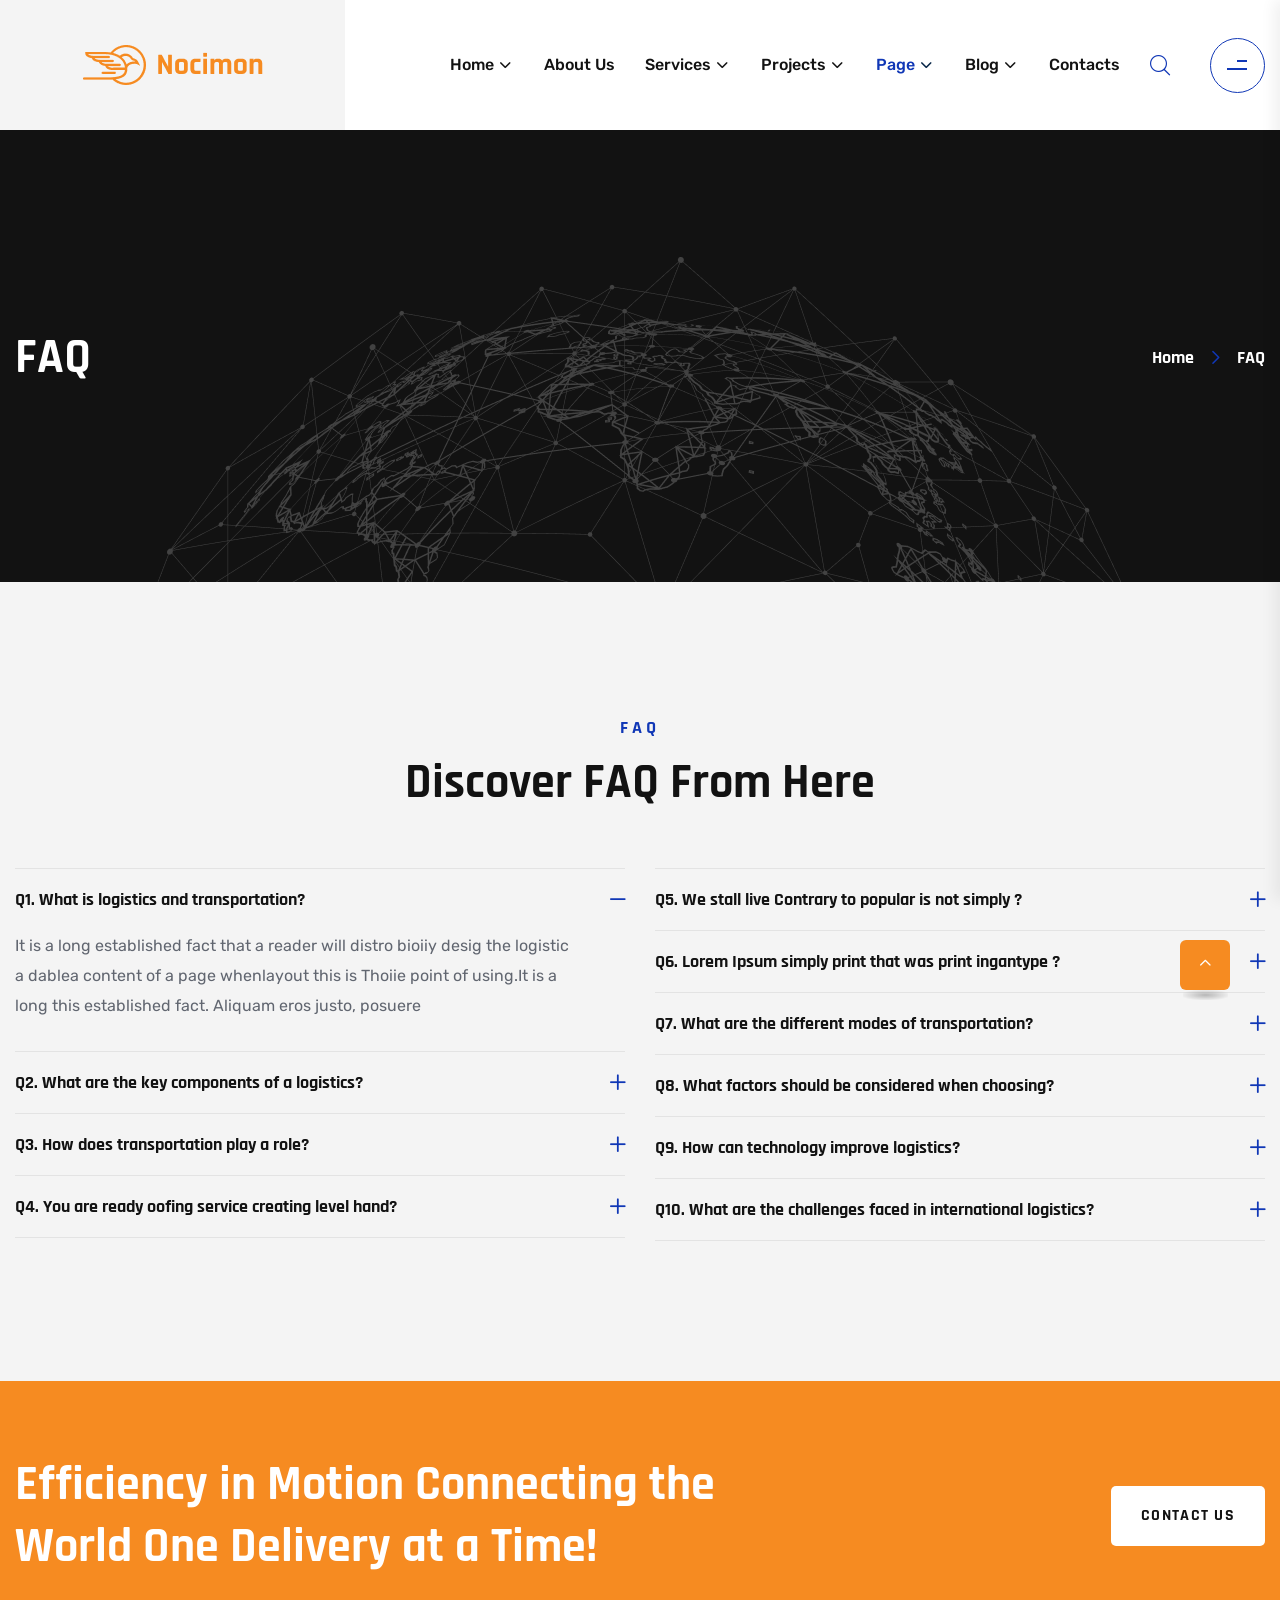
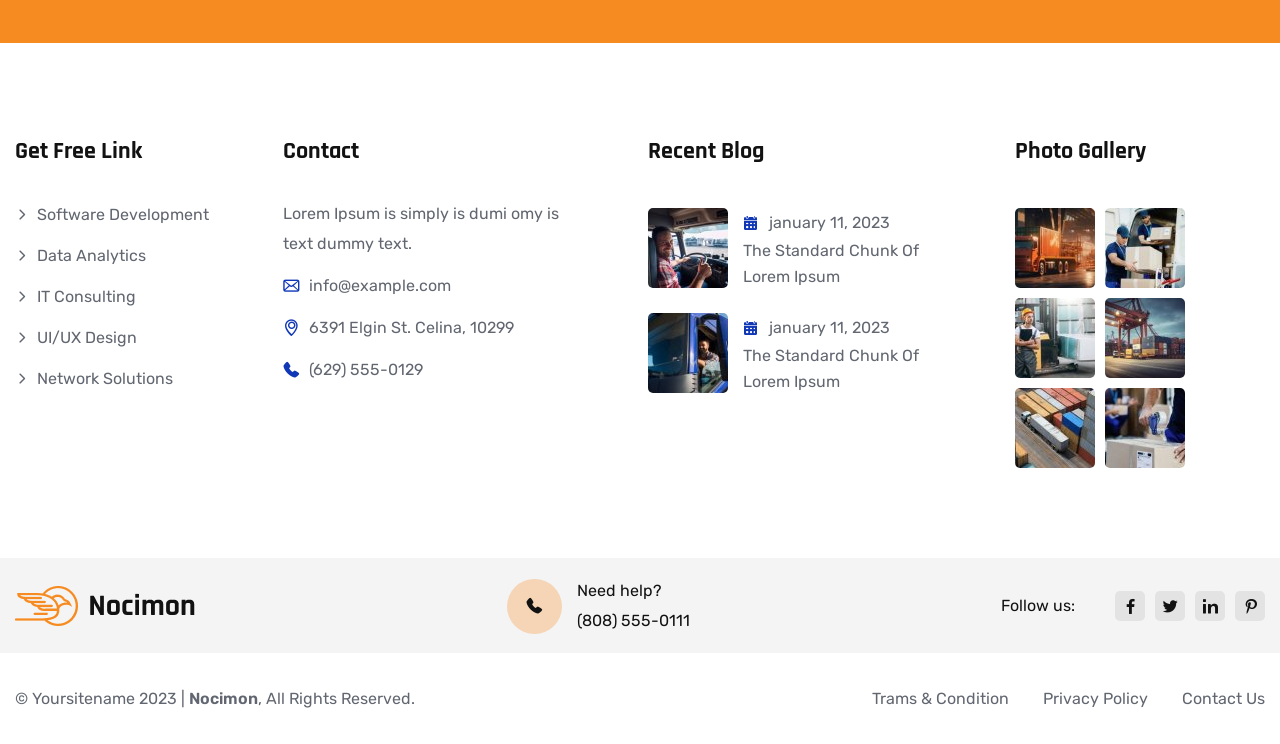
<file: faq.html>
<!doctype html>
<html class="no-js" lang="en">


<!-- Mirrored from itcroctheme.com/nocimon/nocimon-html/faq.html by HTTrack Website Copier/3.x [XR&CO'2014], Fri, 28 Feb 2025 09:52:04 GMT -->
<head>
    <meta charset="utf-8">
    <meta http-equiv="x-ua-compatible" content="ie=edge">
    <title>Nocimon || Responsive HTML 5 Template</title>
    <meta name="description" content="">
    <meta name="viewport" content="width=device-width, initial-scale=1">

    <link rel="shortcut icon" type="image/x-icon" href="assets/img/favicon.png">
    <!-- Place favicon.ico in the root directory -->

    <!-- CSS here -->
    <link rel="stylesheet" href="assets/css/01-bootstrap.min.css">
    <link rel="stylesheet" href="assets/css/02-all.min.css">
    <link rel="stylesheet" href="assets/css/03-jquery.magnific-popup.css">
    <link rel="stylesheet" href="assets/css/04-nice-select.css">
    <link rel="stylesheet" href="assets/css/05-odometer.css">
    <link rel="stylesheet" href="assets/css/06-swiper.min.css">
    <link rel="stylesheet" href="assets/css/07-animate.min.css">
    <link rel="stylesheet" href="assets/css/08-custom-animate.css">
    <link rel="stylesheet" href="assets/css/09-slick.css">
    <link rel="stylesheet" href="assets/css/10-icomoon.css">
    <link rel="stylesheet" href="assets/vendor/custom-animate/custom-animate.css">
    <link rel="stylesheet" href="assets/vendor/jarallax/jarallax.css">
    <link rel="stylesheet" href="assets/vendor/odometer/odometer.min.css">

    <link rel="stylesheet" href="assets/css/style.css">
    <link rel="stylesheet" href="assets/css/responsive.css">
</head>

<body class="body-gray-bg">

    <!-- preloader -->
    <div id="preloader">
        <div id="loading-center">
            <div class="loader">
                <div class="loader-outter"></div>
                <div class="loader-inner"></div>
            </div>
        </div>
    </div>
    <!-- preloader-end -->


    <!-- Start Extra Info -->
    <div class="extra-info">
        <div class="close-icon menu-close">
            <button>
                <i class="icon-close"></i>
            </button>
        </div>
        <div class="logo-side">
            <a href="index.html"><img src="assets/img/footer/footer-logo_img-1.png" alt="#"></a>
        </div>
        <div class="side-info">
            <div class="content-box">
                <h3>Welcome to our Best<br> Transportation Company</h3>
                <div class="text">
                    <p>
                        It is a long established fact that a reader will be distracted by the content of a page when
                        looking at its layout. Lorem Ipsum is simply text of the printing
                    </p>
                </div>
            </div>
            <!--Start Sidebar Contact Info -->
            <div class="sidebar-contact-info">
                <h3>Conatct Us</h3>
                <ul>
                    <li>
                        <div class="icon">
                            <span class="icon-open-mail"></span>
                        </div>
                        <div class="text">
                            <p><a href="mailto:info@example.com">info@nocimon.com</a></p>
                        </div>
                    </li>
                    <li>
                        <div class="icon">
                            <span class="icon-phone-call-1"></span>
                        </div>
                        <div class="text">
                            <p><a href="tel:+8801682648101">+1800 456 7890</a></p>
                        </div>
                    </li>
                    <li>
                        <div class="icon">
                            <span class="fa-regular fa-clock"></span>
                        </div>
                        <div class="text">
                            <p>Working Hour : 7.00am to 4.00pm</p>
                        </div>
                    </li>
                </ul>
            </div>
            <!--End Sidebar Contact Info -->
            <div class="side-content-newsletter-box">
                <h3>Newsletter Subscription</h3>
                <form action="https://itcroctheme.com/nocimon/nocimon-html/index.html" method="post">
                    <div class="form-group">
                        <input type="email" name="email" placeholder="Enter Email Address" required="">
                        <button class="thm-btn" type="submit">
                            <span class="txt">
                                <i class="icon-paper-plane"></i>
                            </span>
                        </button>
                    </div>
                </form>
            </div>
            <!--Start Side Social Links -->
            <div class="side-social-links">
                <ul class="clearfix">
                    <li>
                        <a href="#">
                            <i class="icon-facebook-app-symbol"></i>
                        </a>
                    </li>
                    <li>
                        <a href="#">
                            <i class="icon-twitter"></i>
                        </a>
                    </li>
                    <li>
                        <a href="#">
                            <i class="icon-linked-in-logo-of-two-letters"></i>
                        </a>
                    </li>
                    <li>
                        <a href="#">
                            <i class="icon-pinterest"></i>
                        </a>
                    </li>
                </ul>
            </div>
            <!--End Side Social Links -->
        </div>
    </div>
    <div class="offcanvas-overly"></div>
    <!-- End Extra Info -->


    <div class="page-wrapper">
        <!--Start Main Header One -->
        <header class="main-header main-header-one style4">
            <div id="sticky-header" class="menu-area">
                <div class="container">
                    <div class="main-header-one__inner">

                        <!--Start Main Header one Inner Left -->
                        <div class="main-header-style4__left">
                            <div class="logo-box-one">
                                <a href="index.html">
                                    <img src="assets/img/resource/logo-3.png" alt="Logo">
                                </a>
                            </div>
                        </div>
                        <!--End Main Header one Inner Left -->

                        <!--Start Main Header Style4 Middle -->
                        <div class="main-header-style4__middle">
                            <div class="menu-area__inner">
                                <div class="mobile-nav-toggler">
                                    <i class="fas fa-bars"></i>
                                </div>
                                <div class="menu-wrap">
                                    <nav class="menu-nav">
                                        <div class="navbar-wrap main-menu">
                                            <ul class="navigation">
                                                <li class="menu-item-has-children"><a href="#">Home</a>
                                                    <ul class="sub-menu">
                                                        <li><a href="index.html">Home One</a></li>
                                                        <li><a href="index-2.html">Home Two</a></li>
                                                        <li><a href="index-3.html">Home Three</a></li>
                                                    </ul>
                                                </li>
                                                <li><a href="about.html">About Us</a></li>
                                                <li class="menu-item-has-children"><a href="#">Services</a>
                                                    <ul class="sub-menu">
                                                        <li>
                                                            <a href="services.html">View All Services</a>
                                                        </li>
                                                        <li>
                                                            <a href="service-details.html">Services Details</a>
                                                        </li>
                                                    </ul>
                                                </li>
                                                <li class="menu-item-has-children"><a href="#">Projects</a>
                                                    <ul class="sub-menu">
                                                        <li>
                                                            <a href="projects.html">View All Projects</a>
                                                        </li>
                                                        <li>
                                                            <a href="project-details.html">Projects Details</a>
                                                        </li>
                                                    </ul>
                                                </li>
                                                <li class="active menu-item-has-children"><a href="#">Page</a>
                                                    <ul class="sub-menu">
                                                        <li>
                                                            <a href="testimonials.html">Testimonials</a>
                                                        </li>
                                                        <li><a href="faq.html">Faq’s</a></li>
                                                    </ul>
                                                </li>
                                                <li class="menu-item-has-children"><a href="#">Blog</a>
                                                    <ul class="sub-menu">
                                                        <li>
                                                            <a href="blog.html">Our Blog</a>
                                                        </li>
                                                        <li>
                                                            <a href="blog-details.html">Blog Details</a>
                                                        </li>
                                                    </ul>
                                                </li>
                                                <li><a href="contact.html">contacts</a></li>
                                            </ul>
                                        </div>
                                    </nav>
                                </div>
                            </div>

                            <div class="main-menu-right-box-one">
                                <div class="search-box-one">
                                    <a href="#" class="main-menu__search search-toggler">
                                        <span class="icon-search-interface-symbol"></span>
                                    </a>
                                </div>
                                <div class="side-content-button-one">
                                    <a class="menu-tigger" href="#">
                                        <span class="line"></span>
                                        <span class="line two"></span>
                                    </a>
                                </div>
                            </div>

                        </div>
                        <!--End Main Header Style4 Middle -->

                        <!--Start Main Header Style4 Right -->
                        <div class="main-header-style4__right">
                            <div class="contact-box">
                                <div class="icon">
                                    <span class="icon-phone-call-1"></span>
                                </div>
                                <div class="text-box">
                                    <p>Requesting A Call:</p>
                                    <h4><a href="tel:123456789">(629) 555-0129</a></h4>
                                </div>
                            </div>
                        </div>
                        <!--End Main Header Style4 Right -->

                    </div>
                </div>
            </div>

            <!--Start Mobile Menu  -->
            <div class="mobile-menu">
                <nav class="menu-box">
                    <div class="close-btn"><i class="fas fa-times"></i></div>
                    <div class="nav-logo">
                        <a href="index.html"><img src="assets/img/resource/mobile-menu-logo.png" alt="Logo"></a>
                    </div>
                    <div class="menu-outer">
                        <!--Here Menu Will Come Automatically Via Javascript / Same Menu as in Header-->
                    </div>
                    <div class="social-links">
                        <ul class="clearfix list-wrap">
                            <li><a href="#"><i class="fab fa-facebook-f"></i></a></li>
                            <li><a href="#"><i class="fab fa-twitter"></i></a></li>
                            <li><a href="#"><i class="fab fa-instagram"></i></a></li>
                            <li><a href="#"><i class="fab fa-linkedin-in"></i></a></li>
                            <li><a href="#"><i class="fab fa-youtube"></i></a></li>
                        </ul>
                    </div>
                </nav>
            </div>
            <div class="menu-backdrop"></div>
            <!-- End Mobile Menu -->
        </header>
        <!--End Main Header One -->

        <!--Start Page Header-->
        <section class="page-header">
            <div class="page-header__img float-bob-y"><img src="assets/img/resource/page-header-img.png" alt=""></div>
            <div class="container">
                <div class="page-header__inner">
                    <h2>FAQ</h2>
                    <ul class="thm-breadcrumb">
                        <li><a href="index.html">Home</a></li>
                        <li><span class="icon-left"></span></li>
                        <li>FAQ</li>
                    </ul>
                </div>
            </div>
        </section>
        <!--End Page Header-->



        <!--Start FAQ One-->
        <section class="faq-one faq-one--faq">
            <div class="container">
                <div class="sec-title text-center">
                    <div class="sub-title">
                        <h4>FAQ</h4>
                    </div>
                    <h2>
                        Discover FAQ from here
                    </h2>
                </div>
                <div class="row">
                    <div class="col-xl-6">
                        <div class="faq-one__content">
                            <div class="accordion-box-one">
                                <!--Start single accordion box-->
                                <div class="accordion accordion-block">
                                    <div class="accord-btn active">
                                        <h3>
                                            Q1. What is logistics and transportation?
                                        </h3>
                                    </div>
                                    <div class="accord-content collapsed">
                                        <p>It is a long established fact that a reader will distro bioiiy desig the
                                            logistic a dablea content of a page whenlayout this is Thoiie point of
                                            using.It is a long this established fact. Aliquam eros justo, posuere</p>
                                    </div>
                                </div>
                                <!--End single accordion box-->
                                <!--Start single accordion box-->
                                <div class="accordion accordion-block">
                                    <div class="accord-btn">
                                        <h3>
                                            Q2. What are the key components of a logistics?
                                        </h3>
                                    </div>
                                    <div class="accord-content">
                                        <p>It is a long established fact that a reader will distro bioiiy desig the
                                            logistic a dablea content of a page whenlayout this is Thoiie point of
                                            using.It is a long this established fact. Aliquam eros justo, posuere</p>
                                    </div>
                                </div>
                                <!--End single accordion box-->
                                <!--Start single accordion box-->
                                <div class="accordion accordion-block">
                                    <div class="accord-btn">
                                        <h3>
                                            Q3. How does transportation play a role?
                                        </h3>
                                    </div>
                                    <div class="accord-content">
                                        <p>It is a long established fact that a reader will distro bioiiy desig the
                                            logistic a dablea content of a page whenlayout this is Thoiie point of
                                            using.It is a long this established fact. Aliquam eros justo, posuere</p>
                                    </div>
                                </div>
                                <!--End single accordion box-->

                                <!--Start single accordion box-->
                                <div class="accordion accordion-block">
                                    <div class="accord-btn bdrb">
                                        <h3>
                                            Q4. You are ready oofing service creating level hand?
                                        </h3>
                                    </div>
                                    <div class="accord-content">
                                        <p>It is a long established fact that a reader will distro bioiiy desig the
                                            logistic a dablea content of a page whenlayout this is Thoiie point of
                                            using.It is a long this established fact. Aliquam eros justo, posuere</p>
                                    </div>
                                </div>
                                <!--End single accordion box-->
                            </div>
                        </div>
                    </div>


                    <div class="col-xl-6">
                        <div class="faq-one__content">
                            <div class="accordion-box-one">
                                <!--Start single accordion box-->
                                <div class="accordion accordion-block">
                                    <div class="accord-btn">
                                        <h3>
                                            Q5. We stall live Contrary to popular is not simply ?
                                        </h3>
                                    </div>
                                    <div class="accord-content">
                                        <p>It is a long established fact that a reader will distro bioiiy desig the
                                            logistic a dablea content of a page whenlayout this is Thoiie point of
                                            using.It is a long this established fact. Aliquam eros justo, posuere</p>
                                    </div>
                                </div>
                                <!--End single accordion box-->
                                <!--Start single accordion box-->
                                <div class="accordion accordion-block">
                                    <div class="accord-btn">
                                        <h3>
                                            Q6. Lorem Ipsum simply print that was print ingantype ?
                                        </h3>
                                    </div>
                                    <div class="accord-content">
                                        <p>It is a long established fact that a reader will distro bioiiy desig the
                                            logistic a dablea content of a page whenlayout this is Thoiie point of
                                            using.It is a long this established fact. Aliquam eros justo, posuere</p>
                                    </div>
                                </div>
                                <!--End single accordion box-->
                                <!--Start single accordion box-->
                                <div class="accordion accordion-block">
                                    <div class="accord-btn">
                                        <h3>
                                            Q7. What are the different modes of transportation?
                                        </h3>
                                    </div>
                                    <div class="accord-content">
                                        <p>It is a long established fact that a reader will distro bioiiy desig the
                                            logistic a dablea content of a page whenlayout this is Thoiie point of
                                            using.It is a long this established fact. Aliquam eros justo, posuere</p>
                                    </div>
                                </div>
                                <!--End single accordion box-->

                                <!--Start single accordion box-->
                                <div class="accordion accordion-block">
                                    <div class="accord-btn">
                                        <h3>
                                            Q8. What factors should be considered when choosing?
                                        </h3>
                                    </div>
                                    <div class="accord-content">
                                        <p>It is a long established fact that a reader will distro bioiiy desig the
                                            logistic a dablea content of a page whenlayout this is Thoiie point of
                                            using.It is a long this established fact. Aliquam eros justo, posuere</p>
                                    </div>
                                </div>
                                <!--End single accordion box-->

                                <!--Start single accordion box-->
                                <div class="accordion accordion-block">
                                    <div class="accord-btn">
                                        <h3>
                                            Q9. How can technology improve logistics?
                                        </h3>
                                    </div>
                                    <div class="accord-content">
                                        <p>It is a long established fact that a reader will distro bioiiy desig the
                                            logistic a dablea content of a page whenlayout this is Thoiie point of
                                            using.It is a long this established fact. Aliquam eros justo, posuere</p>
                                    </div>
                                </div>
                                <!--End single accordion box-->

                                <!--Start single accordion box-->
                                <div class="accordion accordion-block">
                                    <div class="accord-btn bdrb">
                                        <h3>
                                            Q10. What are the challenges faced in international logistics?
                                        </h3>
                                    </div>
                                    <div class="accord-content">
                                        <p>It is a long established fact that a reader will distro bioiiy desig the
                                            logistic a dablea content of a page whenlayout this is Thoiie point of
                                            using.It is a long this established fact. Aliquam eros justo, posuere</p>
                                    </div>
                                </div>
                                <!--End single accordion box-->
                            </div>
                        </div>
                    </div>
                </div>
            </div>
        </section>
        <!--End FAQ One-->









        <!--Start Cta One-->
        <section class="cta-one cta-one--style2">
            <div class="container">
                <div class="cta-one__inner cta-one__inner--style2">
                    <div class="cta-one__inner-box cta-one__inner-box--style2">
                        <div class="title-box">
                            <h2>Efficiency in Motion Connecting the<br>World One Delivery at a Time!</h2>
                        </div>
                    </div>
                    <div class="cta-one__btn cta-one__btn--style2">
                        <a href="#" class="thm-btn">
                            <span class="txt">
                                contact us
                            </span>
                        </a>
                    </div>

                </div>
            </div>
        </section>
        <!--End Cta One-->

        <!--Start Footer One-->
        <footer class="footer-one">
            <!-- Start Footer Main -->
            <div class="footer-main footer-main--white-bg">
                <div class="container">

                    <div class="footer-main__inner">
                        <div class="row">

                            <!--Start Single Footer Widget-->
                            <div class="col-xl-3 col-lg-6 col-md-6">
                                <div class="single-footer-widget single-footer-widget--two">
                                    <div class="title">
                                        <h3>Get Free Link</h3>
                                    </div>
                                    <div class="footer-widget__links-box">
                                        <ul>
                                            <li>
                                                <a href="#"><span class="icon-chevron"></span>Software Development</a>
                                            </li>
                                            <li>
                                                <a href="#"><span class="icon-chevron"></span>Data Analytics</a>
                                            </li>
                                            <li>
                                                <a href="#"><span class="icon-chevron"></span>IT Consulting</a>
                                            </li>
                                            <li>
                                                <a href="#"><span class="icon-chevron"></span>UI/UX Design</a>
                                            </li>
                                            <li>
                                                <a href="#"><span class="icon-chevron"></span>Network Solutions</a>
                                            </li>
                                        </ul>
                                    </div>

                                </div>
                            </div>
                            <!--End Single Footer Widget-->

                            <!--Start Single Footer Widget-->
                            <div class="col-xl-3 col-lg-6 col-md-6">
                                <div class="single-footer-widget single-footer-widget--two ml-52">
                                    <div class="title">
                                        <h3>Contact</h3>
                                    </div>
                                    <div class="single-footer-widget__contact-info">
                                        <div class="text">
                                            <p>Lorem Ipsum is simply is dumi omy is text dummy text.</p>
                                        </div>
                                        <ul class="clearfix">
                                            <li>
                                                <div class="icon">
                                                    <span class="icon-envelope"></span>
                                                </div>
                                                <p><a href="mailto:info@example.com">info@example.com</a></p>
                                            </li>
                                            <li>
                                                <div class="icon">
                                                    <span class="icon-location-pin"></span>
                                                </div>
                                                <p>6391 Elgin St. Celina, 10299</p>
                                            </li>
                                            <li>
                                                <div class="icon">
                                                    <span class="icon-phone-call-1"></span>
                                                </div>
                                                <p><a href="tel:(629)555-0129">(629) 555-0129</a></p>
                                            </li>
                                        </ul>
                                    </div>
                                </div>
                            </div>
                            <!--End Single Footer Widget-->

                            <!--Start Single Footer Widget-->
                            <div class="col-xl-3 col-lg-6 col-md-6">
                                <div class="single-footer-widget single-footer-widget--two ml-7">
                                    <div class="title">
                                        <h3>Recent Blog</h3>
                                    </div>
                                    <div class="single-footer-widget__recent-blog-list">
                                        <ul class="clearfix">
                                            <li>
                                                <div class="img-box">
                                                    <img src="assets/img/footer/footer-one__recent-blog__img1.jpg"
                                                        alt="#">
                                                    <a href="#"><i class="fa-solid fa-link"></i></a>
                                                </div>
                                                <div class="title-box">
                                                    <div class="date-box">
                                                        <div class="icon">
                                                            <span class="icon-calendar"></span>
                                                        </div>
                                                        <div class="text">
                                                            <p>january 11, 2023</p>
                                                        </div>
                                                    </div>
                                                    <h5><a href="#">The standard chunk of Lorem Ipsum</a></h5>
                                                </div>
                                            </li>
                                            <li>
                                                <div class="img-box">
                                                    <img src="assets/img/footer/footer-one__recent-blog__img2.jpg"
                                                        alt="#">
                                                    <a href="#"><i class="fa-solid fa-link"></i></a>
                                                </div>
                                                <div class="title-box">
                                                    <div class="date-box">
                                                        <div class="icon">
                                                            <span class="icon-calendar"></span>
                                                        </div>
                                                        <div class="text">
                                                            <p>january 11, 2023</p>
                                                        </div>
                                                    </div>
                                                    <h5><a href="#">The standard chunk of Lorem Ipsum</a></h5>
                                                </div>
                                            </li>
                                        </ul>
                                    </div>
                                </div>
                            </div>
                            <!--End Single Footer Widget-->

                            <!--Start Single Footer Widget-->
                            <div class="col-xl-3 col-lg-6 col-md-6">
                                <div class="single-footer-widget single-footer-widget--two pl40">
                                    <div class="title">
                                        <h3>Photo Gallery</h3>
                                    </div>
                                    <div class="single-footer-widget__photo-gallery-list">
                                        <ul class="clearfix">
                                            <li>
                                                <div class="footer-widget__photo-gallery-img">
                                                    <img src="assets/img/footer/footer-widget__photo-gallery-img-1.jpg"
                                                        alt="">
                                                    <a href="#"><i class="fa-solid fa-link"></i></a>
                                                </div>
                                            </li>
                                            <li>
                                                <div class="footer-widget__photo-gallery-img">
                                                    <img src="assets/img/footer/footer-widget__photo-gallery-img-2.jpg"
                                                        alt="">
                                                    <a href="#"><i class="fa-solid fa-link"></i></a>
                                                </div>
                                            </li>
                                            <li>
                                                <div class="footer-widget__photo-gallery-img">
                                                    <img src="assets/img/footer/footer-widget__photo-gallery-img-3.jpg"
                                                        alt="">
                                                    <a href="#"><i class="fa-solid fa-link"></i></a>
                                                </div>
                                            </li>
                                            <li>
                                                <div class="footer-widget__photo-gallery-img">
                                                    <img src="assets/img/footer/footer-widget__photo-gallery-img-4.jpg"
                                                        alt="">
                                                    <a href="#"><i class="fa-solid fa-link"></i></a>
                                                </div>
                                            </li>
                                            <li>
                                                <div class="footer-widget__photo-gallery-img">
                                                    <img src="assets/img/footer/footer-widget__photo-gallery-img-5.jpg"
                                                        alt="">
                                                    <a href="#"><i class="fa-solid fa-link"></i></a>
                                                </div>
                                            </li>
                                            <li>
                                                <div class="footer-widget__photo-gallery-img">
                                                    <img src="assets/img/footer/footer-widget__photo-gallery-img-6.jpg"
                                                        alt="">
                                                    <a href="#"><i class="fa-solid fa-link"></i></a>
                                                </div>
                                            </li>
                                        </ul>
                                    </div>
                                </div>
                            </div>
                            <!--End Single Footer Widget-->

                        </div>
                    </div>
                </div>
            </div>
            <!-- End Footer Main -->

            <!--Start Footer Middle-->
            <div class="footer-middle footer-middle--two">
                <div class="container">
                    <div class="footer-middle__inner">
                        <div class="footer-logo-box">
                            <img src="assets/img/footer/footer-three-logo_img-2.png" alt="#">
                        </div>
                        <div class="phone-number-box phone-number-box--style2">
                            <div class="icon">
                                <span class="icon-phone-call-1"></span>
                            </div>
                            <div class="text">
                                <p>Need help?</p>
                                <p><a href="tel:(808)555-0111">(808) 555-0111</a></p>
                            </div>
                        </div>
                        <div class="socel-link-box socel-link-box--two">
                            <div class="text">
                                <p>Follow us:</p>
                            </div>
                            <ul class="clearfix">
                                <li>
                                    <a href="#">
                                        <i class="icon-facebook-app-symbol"></i>
                                    </a>
                                </li>
                                <li>
                                    <a href="#">
                                        <i class="icon-twitter"></i>
                                    </a>
                                </li>
                                <li>
                                    <a href="#">
                                        <i class="icon-linked-in-logo-of-two-letters"></i>
                                    </a>
                                </li>
                                <li>
                                    <a href="#">
                                        <i class="icon-pinterest"></i>
                                    </a>
                                </li>
                            </ul>
                        </div>
                    </div>
                </div>
            </div>
            <!--End Footer Middle-->

            <!--Start Footer Bottom -->
            <div class="footer-bottom footer-bottom--two">
                <div class="container">
                    <div class="footer-bottom__inner">
                        <div class="copyright-text copyright-text--two">
                            <p>© Yoursitename 2023 | <a href="index.html">Nocimon</a>, All Rights Reserved.</p>
                        </div>

                        <div class="copyright-menu copyright-menu--two">
                            <ul>
                                <li>
                                    <p><a href="#">Trams &amp; Condition</a></p>
                                </li>
                                <li>
                                    <p><a href="#">Privacy Policy</a></p>
                                </li>
                                <li>
                                    <p><a href="#">Contact Us</a></p>
                                </li>
                            </ul>
                        </div>
                    </div>
                </div>
            </div>
            <!--End Footer Bottom -->
        </footer>
        <!--Start Footer One-->
    </div>


    <!--Start Search Popup -->
    <div class="search-popup">
        <div class="search-popup__overlay search-toggler">
            <div class="search-close-btn">
                <i class="icon-plus"></i>
            </div>
        </div>
        <div class="search-popup__content">
            <form action="#">
                <label for="search" class="sr-only">search here</label>
                <input type="search" id="search" placeholder="Search Here..." />
                <button type="submit" aria-label="search submit" class="btn-one">
                    <i class="icon-search-interface-symbol"></i>
                </button>
            </form>
        </div>
    </div>
    <!--End Search Popup -->




    <!-- Scroll-top -->
    <button class="scroll-top scroll-to-target" data-target="html">
        <i class="icon-arrowhead-up"></i>
    </button>
    <!-- Scroll-top-end-->





    <!-- JS here -->
    <script src="assets/js/jquery-3.6.0.min.js"></script>
    <script src="assets/js/01-ajax-form.js"></script>
    <script src="assets/js/02-bootstrap.min.js"></script>
    <script src="assets/js/03-jquery.appear.js"></script>
    <script src="assets/js/04-swiper.min.js"></script>
    <script src="assets/js/05-jquery.odometer.min.js"></script>
    <script src="assets/js/06-jquery.magnific-popup.min.js"></script>
    <script src="assets/js/07-jquery.nice-select.min.js"></script>
    <script src="assets/js/08-slick.min.js"></script>
    <script src="assets/js/09-wow.min.js"></script>
    <script src="assets/js/10-jquery.circleType.js"></script>
    <script src="assets/js/11-jquery.lettering.min.js"></script>
    <script src="assets/js/12-TweenMax.min.js"></script>
    <script src="assets/vendor/jarallax/jarallax.min.js"></script>
    <script src="assets/vendor/marquee/marquee.min.js"></script>
    <script src="assets/vendor/odometer/odometer.min.js"></script>




    <script src="assets/js/main.js"></script>

</body>


<!-- Mirrored from itcroctheme.com/nocimon/nocimon-html/faq.html by HTTrack Website Copier/3.x [XR&CO'2014], Fri, 28 Feb 2025 09:52:04 GMT -->
</html>
</file>
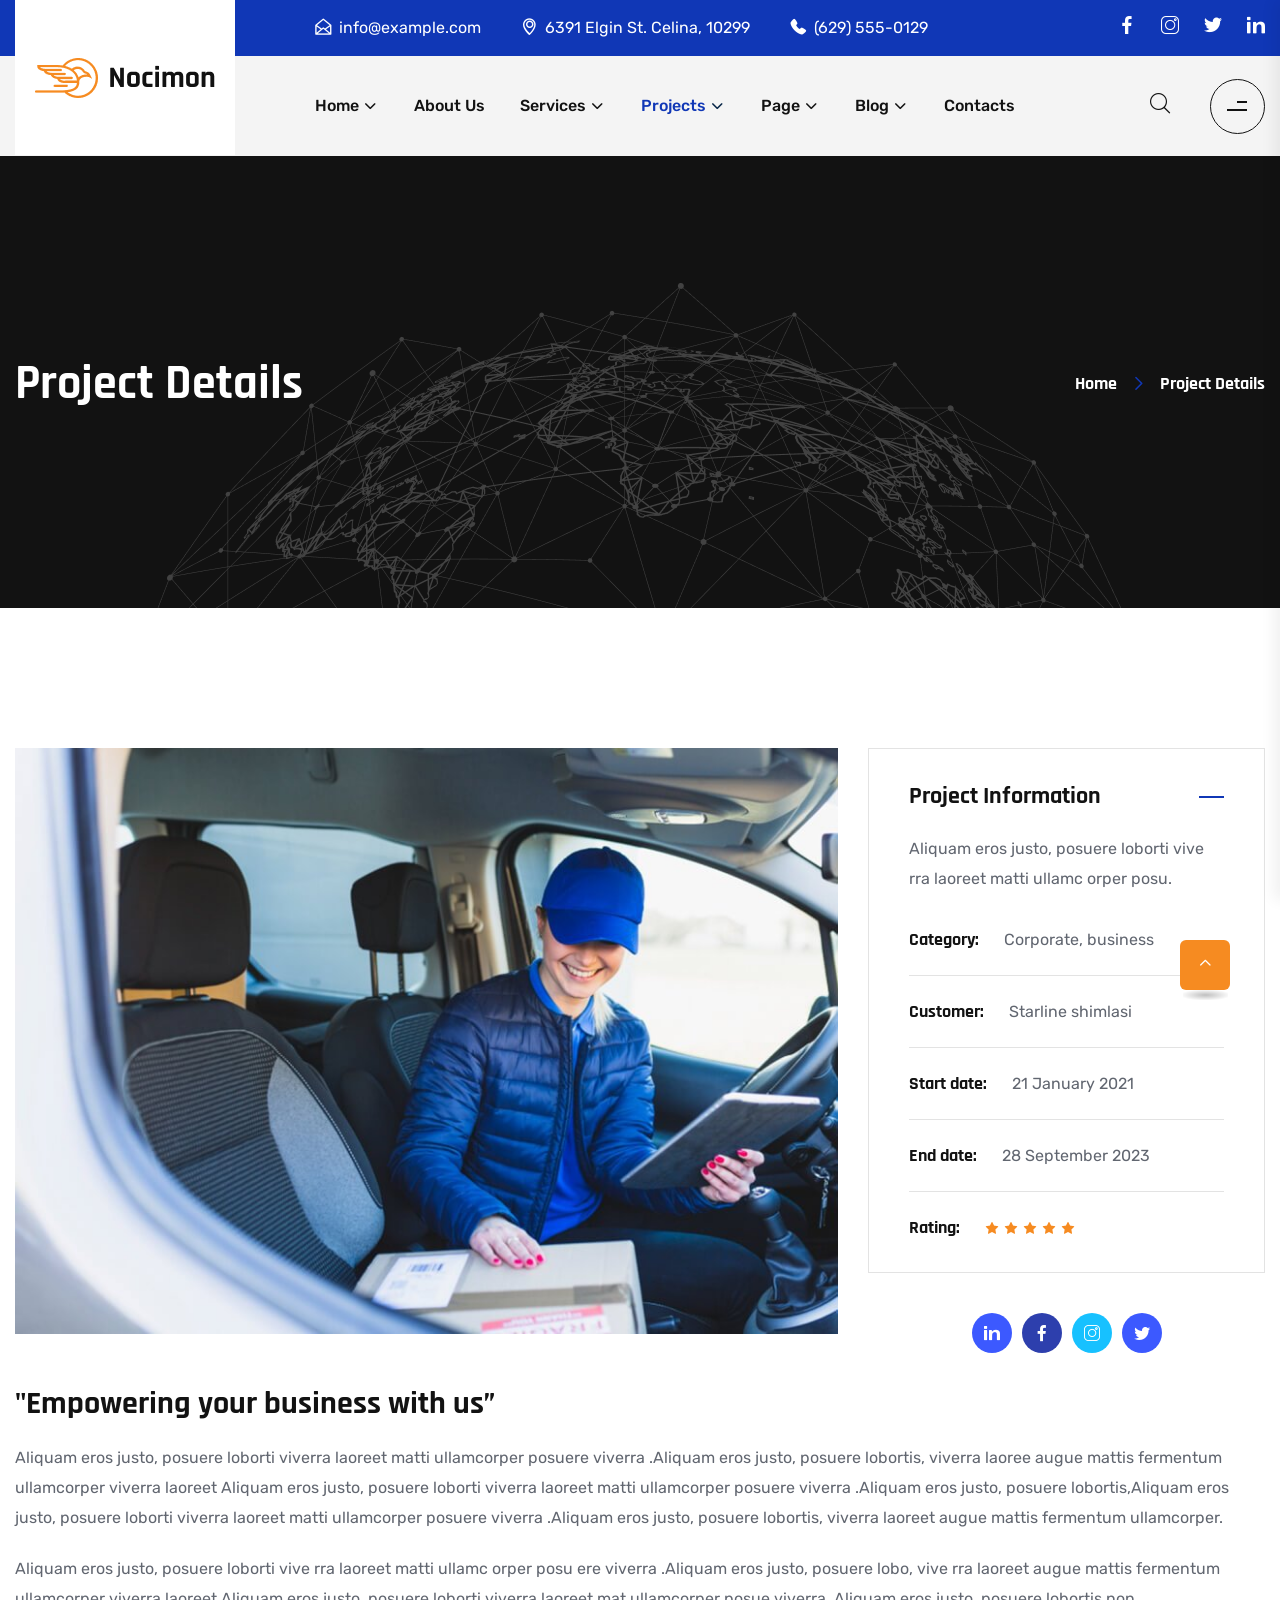
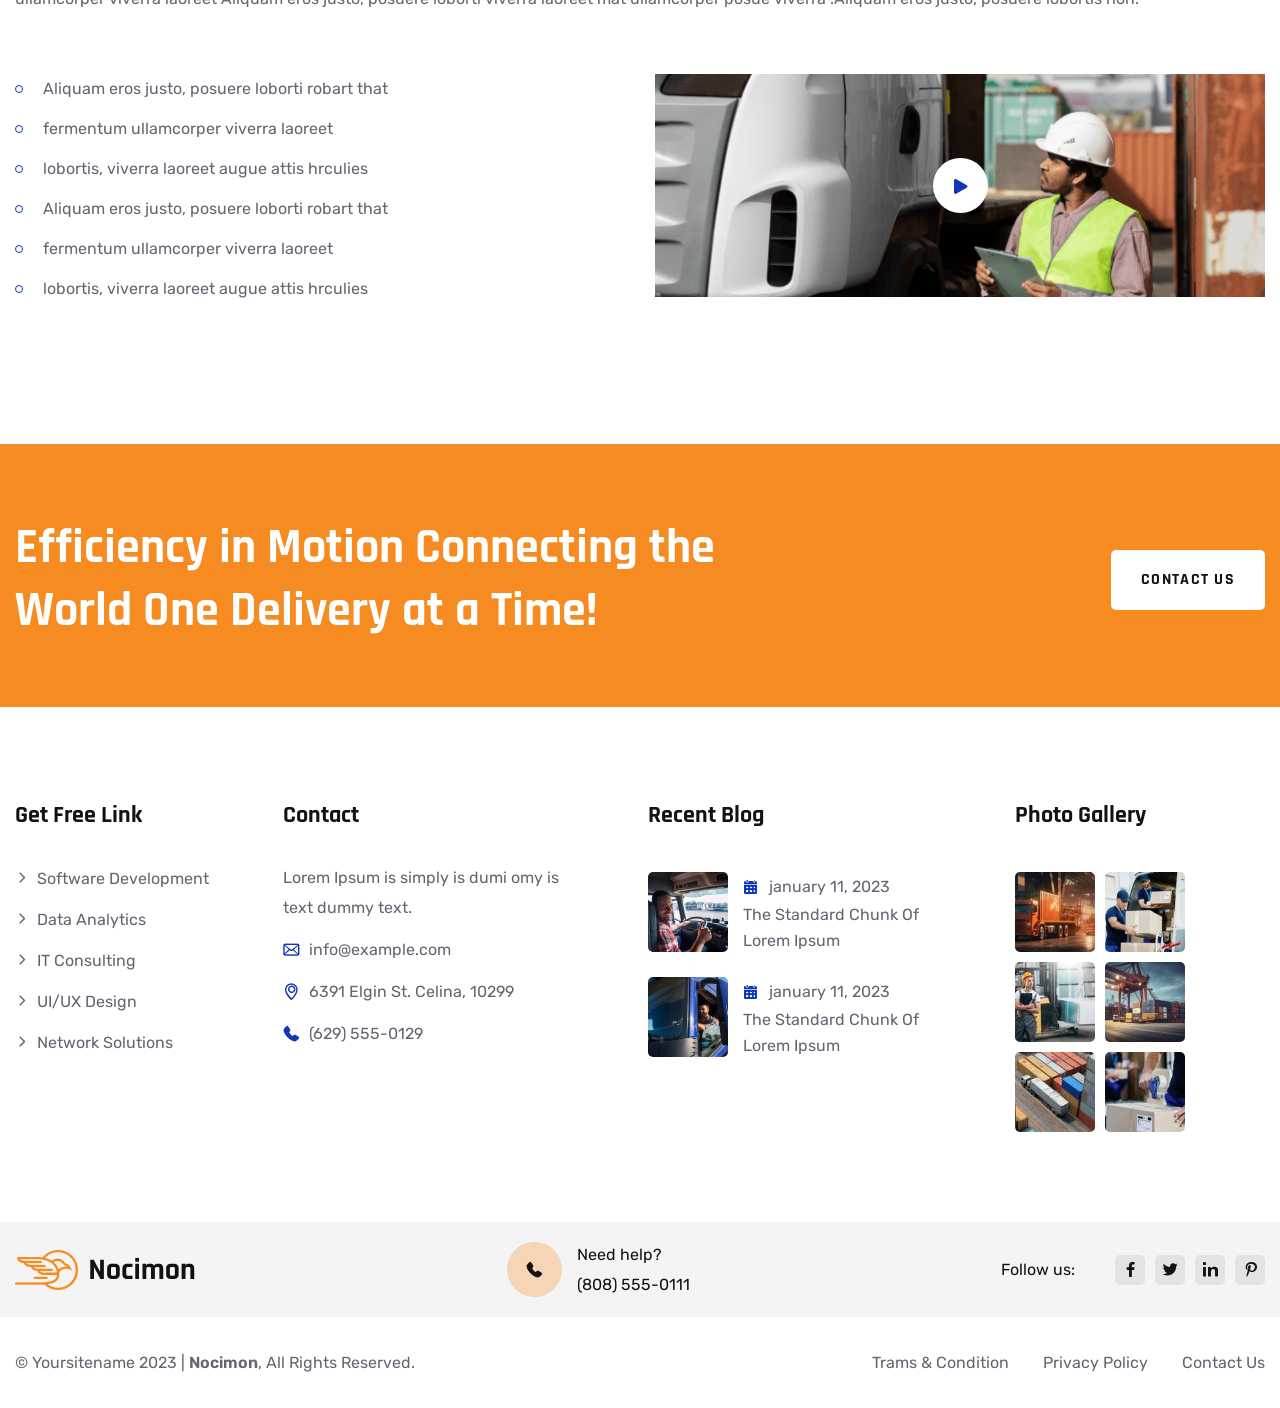
<file: project-details.html>
<!doctype html>
<html class="no-js" lang="en">


<!-- Mirrored from itcroctheme.com/nocimon/nocimon-html/project-details.html by HTTrack Website Copier/3.x [XR&CO'2014], Fri, 28 Feb 2025 09:52:01 GMT -->
<head>
    <meta charset="utf-8">
    <meta http-equiv="x-ua-compatible" content="ie=edge">
    <title>Nocimon || Responsive HTML 5 Template</title>
    <meta name="description" content="">
    <meta name="viewport" content="width=device-width, initial-scale=1">

    <link rel="shortcut icon" type="image/x-icon" href="assets/img/favicon.png">
    <!-- Place favicon.ico in the root directory -->

    <!-- CSS here -->
    <link rel="stylesheet" href="assets/css/01-bootstrap.min.css">
    <link rel="stylesheet" href="assets/css/02-all.min.css">
    <link rel="stylesheet" href="assets/css/03-jquery.magnific-popup.css">
    <link rel="stylesheet" href="assets/css/04-nice-select.css">
    <link rel="stylesheet" href="assets/css/05-odometer.css">
    <link rel="stylesheet" href="assets/css/06-swiper.min.css">
    <link rel="stylesheet" href="assets/css/07-animate.min.css">
    <link rel="stylesheet" href="assets/css/08-custom-animate.css">
    <link rel="stylesheet" href="assets/css/09-slick.css">
    <link rel="stylesheet" href="assets/css/10-icomoon.css">
    <link rel="stylesheet" href="assets/vendor/custom-animate/custom-animate.css">
    <link rel="stylesheet" href="assets/vendor/jarallax/jarallax.css">
    <link rel="stylesheet" href="assets/vendor/odometer/odometer.min.css">

    <link rel="stylesheet" href="assets/css/style.css">
    <link rel="stylesheet" href="assets/css/responsive.css">
</head>

<body class="body-gray-bg">

    <!-- preloader -->
    <div id="preloader">
        <div id="loading-center">
            <div class="loader">
                <div class="loader-outter"></div>
                <div class="loader-inner"></div>
            </div>
        </div>
    </div>
    <!-- preloader-end -->


    <!-- Start Extra Info -->
    <div class="extra-info">
        <div class="close-icon menu-close">
            <button>
                <i class="icon-close"></i>
            </button>
        </div>
        <div class="logo-side">
            <a href="index.html"><img src="assets/img/footer/footer-logo_img-1.png" alt="#"></a>
        </div>
        <div class="side-info">
            <div class="content-box">
                <h3>Welcome to our Best<br> Transportation Company</h3>
                <div class="text">
                    <p>
                        It is a long established fact that a reader will be distracted by the content of a page when
                        looking at its layout. Lorem Ipsum is simply text of the printing
                    </p>
                </div>
            </div>
            <!--Start Sidebar Contact Info -->
            <div class="sidebar-contact-info">
                <h3>Conatct Us</h3>
                <ul>
                    <li>
                        <div class="icon">
                            <span class="icon-open-mail"></span>
                        </div>
                        <div class="text">
                            <p><a href="mailto:info@example.com">info@nocimon.com</a></p>
                        </div>
                    </li>
                    <li>
                        <div class="icon">
                            <span class="icon-phone-call-1"></span>
                        </div>
                        <div class="text">
                            <p><a href="tel:+8801682648101">+1800 456 7890</a></p>
                        </div>
                    </li>
                    <li>
                        <div class="icon">
                            <span class="fa-regular fa-clock"></span>
                        </div>
                        <div class="text">
                            <p>Working Hour : 7.00am to 4.00pm</p>
                        </div>
                    </li>
                </ul>
            </div>
            <!--End Sidebar Contact Info -->
            <div class="side-content-newsletter-box">
                <h3>Newsletter Subscription</h3>
                <form action="https://itcroctheme.com/nocimon/nocimon-html/index.html" method="post">
                    <div class="form-group">
                        <input type="email" name="email" placeholder="Enter Email Address" required="">
                        <button class="thm-btn" type="submit">
                            <span class="txt">
                                <i class="icon-paper-plane"></i>
                            </span>
                        </button>
                    </div>
                </form>
            </div>
            <!--Start Side Social Links -->
            <div class="side-social-links">
                <ul class="clearfix">
                    <li>
                        <a href="#">
                            <i class="icon-facebook-app-symbol"></i>
                        </a>
                    </li>
                    <li>
                        <a href="#">
                            <i class="icon-twitter"></i>
                        </a>
                    </li>
                    <li>
                        <a href="#">
                            <i class="icon-linked-in-logo-of-two-letters"></i>
                        </a>
                    </li>
                    <li>
                        <a href="#">
                            <i class="icon-pinterest"></i>
                        </a>
                    </li>
                </ul>
            </div>
            <!--End Side Social Links -->
        </div>
    </div>
    <div class="offcanvas-overly"></div>
    <!-- End Extra Info -->


    <div class="page-wrapper">

        <!--Start Main Header One -->
        <header class="main-header main-header-one">
            <div id="sticky-header" class="menu-area">
                <div class="container">
                    <div class="main-header-one__inner">

                        <!--Start Main Header one Inner Left -->
                        <div class="main-header-one__inner-left">
                            <div class="logo-box-one">
                                <a href="index.html">
                                    <img src="assets/img/resource/logo-1.png" alt="Logo">
                                </a>
                            </div>
                        </div>
                        <!--End Main Header one Inner Left -->

                        <!--Start Main Header one Inner Right -->
                        <div class="main-header-one__inner-right">

                            <!--Start Main Header one Inner Right Top-->
                            <div class="main-header-one__inner-right__top">

                                <div class="header-contact-info-one">
                                    <ul>
                                        <li>
                                            <div class="icon">
                                                <span class="icon-open-mail"></span>
                                            </div>
                                            <p><a href="mailto:info@example.com">info@example.com</a></p>
                                        </li>
                                        <li>
                                            <div class="icon">
                                                <span class="icon-location-pin"></span>
                                            </div>
                                            <p>6391 Elgin St. Celina, 10299</p>
                                        </li>
                                        <li>
                                            <div class="icon">
                                                <span class="icon-phone-call-1"></span>
                                            </div>
                                            <p><a href="tel:(629)555-0129">(629) 555-0129</a></p>
                                        </li>
                                    </ul>
                                </div>

                                <div class="header-social-link-one">
                                    <ul class="clearfix">
                                        <li>
                                            <a href="#">
                                                <i class="icon-facebook-app-symbol"></i>
                                            </a>
                                        </li>
                                        <li>
                                            <a href="#">
                                                <i class="icon-instagram"></i>
                                            </a>
                                        </li>
                                        <li>
                                            <a href="#">
                                                <i class="icon-twitter"></i>
                                            </a>
                                        </li>
                                        <li>
                                            <a href="#">
                                                <i class="icon-linked-in-logo-of-two-letters"></i>
                                            </a>
                                        </li>
                                    </ul>
                                </div>

                            </div>
                            <!--End Main Header one Inner Right Top-->

                            <!--Start Main Header one Inner Right Bottom-->
                            <div class="main-header-one__inner-right__bottom">

                                <div class="menu-area__inner">
                                    <div class="mobile-nav-toggler">
                                        <i class="fas fa-bars"></i>
                                    </div>
                                    <div class="menu-wrap">
                                        <nav class="menu-nav">
                                            <div class="navbar-wrap main-menu">
                                                <ul class="navigation">
                                                    <li class="menu-item-has-children"><a href="#">Home</a>
                                                        <ul class="sub-menu">
                                                            <li><a href="index.html">Home One</a></li>
                                                            <li><a href="index-2.html">Home Two</a></li>
                                                            <li><a href="index-3.html">Home Three</a></li>
                                                        </ul>
                                                    </li>
                                                    <li><a href="#">About Us</a></li>
                                                    <li class="menu-item-has-children"><a href="#">Services</a>
                                                        <ul class="sub-menu">
                                                            <li>
                                                                <a href="services.html">View All Services</a>
                                                            </li>
                                                            <li>
                                                                <a href="service-details.html">Services Details</a>
                                                            </li>
                                                        </ul>
                                                    </li>
                                                    <li class="active menu-item-has-children"><a href="#">Projects</a>
                                                        <ul class="sub-menu">
                                                            <li>
                                                                <a href="projects.html">View All Projects</a>
                                                            </li>
                                                            <li>
                                                                <a href="project-details.html">Projects Details</a>
                                                            </li>
                                                        </ul>
                                                    </li>
                                                    <li class="menu-item-has-children"><a href="#">Page</a>
                                                        <ul class="sub-menu">
                                                            <li>
                                                                <a href="testimonials.html">Testimonials</a>
                                                            </li>
                                                            <li><a href="faq.html">Faq’s</a></li>
                                                        </ul>
                                                    </li>
                                                    <li class="menu-item-has-children"><a href="#">Blog</a>
                                                        <ul class="sub-menu">
                                                            <li>
                                                                <a href="blog.html">Our Blog</a>
                                                            </li>
                                                            <li>
                                                                <a href="blog-details.html">Blog Details</a>
                                                            </li>
                                                        </ul>
                                                    </li>
                                                    <li><a href="contact.html">contacts</a></li>
                                                </ul>
                                            </div>
                                        </nav>
                                    </div>
                                </div>

                                <div class="main-menu-right-box-one">
                                    <div class="search-box-one">
                                        <a href="#" class="main-menu__search search-toggler">
                                            <span class="icon-search-interface-symbol"></span>
                                        </a>
                                    </div>
                                    <div class="side-content-button-one">
                                        <a class="menu-tigger" href="#">
                                            <span class="line"></span>
                                            <span class="line two"></span>
                                        </a>
                                    </div>
                                </div>


                            </div>
                            <!--End Main Header one Inner Right Bottom-->
                        </div>
                        <!--End Main Header one Inner Right -->


                    </div>
                </div>
            </div>

            <!--Start Mobile Menu  -->
            <div class="mobile-menu">
                <nav class="menu-box">
                    <div class="close-btn"><i class="fas fa-times"></i></div>
                    <div class="nav-logo">
                        <a href="index.html"><img src="assets/img/resource/mobile-menu-logo.png" alt="Logo"></a>
                    </div>
                    <div class="menu-outer">
                        <!--Here Menu Will Come Automatically Via Javascript / Same Menu as in Header-->
                    </div>
                    <div class="social-links">
                        <ul class="clearfix list-wrap">
                            <li><a href="#"><i class="fab fa-facebook-f"></i></a></li>
                            <li><a href="#"><i class="fab fa-twitter"></i></a></li>
                            <li><a href="#"><i class="fab fa-instagram"></i></a></li>
                            <li><a href="#"><i class="fab fa-linkedin-in"></i></a></li>
                            <li><a href="#"><i class="fab fa-youtube"></i></a></li>
                        </ul>
                    </div>
                </nav>
            </div>
            <div class="menu-backdrop"></div>
            <!-- End Mobile Menu -->
        </header>
        <!--End Main Header One -->


        <!--Start Page Header-->
        <section class="page-header">
            <div class="page-header__img float-bob-y"><img src="assets/img/resource/page-header-img.png" alt=""></div>
            <div class="container">
                <div class="page-header__inner">
                    <h2>Project Details</h2>
                    <ul class="thm-breadcrumb">
                        <li><a href="index.html">Home</a></li>
                        <li><span class="icon-left"></span></li>
                        <li>Project Details</li>
                    </ul>
                </div>
            </div>
        </section>
        <!--End Page Header-->

        <!--Start Project Details Page-->
        <section class="project-details-page">
            <div class="container">
                <div class="row">
                    <div class="col-xl-8">
                        <div class="project-details-page__img">
                            <img src="assets/img/project/progect-details__img1.jpg" alt="#">
                        </div>
                    </div>
                    <div class="col-xl-4">
                        <div class="project-details__info-box">
                            <div class="project-details__info-box-inner">
                                <div class="title">
                                    <h3>Project Information</h3>
                                    <div class="line"></div>
                                </div>
                                <div class="text">
                                    <p>
                                        Aliquam eros justo, posuere loborti vive rra laoreet matti ullamc orper posu.
                                    </p>
                                </div>
                                <div class="list-info-box">
                                    <ul>
                                        <li>
                                            <h4>Category:</h4>
                                            <p>Corporate, business</p>
                                        </li>
                                        <li>
                                            <h4>Customer:</h4>
                                            <p>Starline shimlasi</p>
                                        </li>
                                        <li>
                                            <h4>Start date:</h4>
                                            <p>21 January 2021</p>
                                        </li>
                                        <li>
                                            <h4>End date:</h4>
                                            <p>28 September 2023</p>
                                        </li>
                                        <li>
                                            <h4>Rating:</h4>
                                            <div class="reting-box">
                                                <ul>
                                                    <li>
                                                        <div class="icon">
                                                            <span class="icon-star-1"></span>
                                                        </div>
                                                    </li>
                                                    <li>
                                                        <div class="icon">
                                                            <span class="icon-star-1"></span>
                                                        </div>
                                                    </li>
                                                    <li>
                                                        <div class="icon">
                                                            <span class="icon-star-1"></span>
                                                        </div>
                                                    </li>
                                                    <li>
                                                        <div class="icon">
                                                            <span class="icon-star-1"></span>
                                                        </div>
                                                    </li>
                                                    <li>
                                                        <div class="icon">
                                                            <span class="icon-star-1"></span>
                                                        </div>
                                                    </li>
                                                </ul>
                                            </div>
                                        </li>
                                    </ul>
                                </div>
                            </div>
                            <div class="social-links">
                                <ul>
                                    <li>
                                        <a href="#">
                                            <i class="icon-linked-in-logo-of-two-letters"></i>
                                        </a>
                                    </li>
                                    <li>
                                        <a href="#" class="color2">
                                            <i class="icon-facebook-app-symbol"></i>
                                        </a>
                                    </li>
                                    <li>
                                        <a href="#" class="color3">
                                            <i class="icon-instagram"></i>
                                        </a>
                                    </li>
                                    <li>
                                        <a href="#" class="color4">
                                            <i class="icon-twitter"></i>
                                        </a>
                                    </li>
                                </ul>
                            </div>
                        </div>
                    </div>
                </div>
                <div class="row">
                    <div class="col-xl-12">
                        <div class="project-details__content">
                            <div class="title">
                                <h3>"Empowering your business with us”</h3>
                            </div>
                            <div class="text">
                                <p>
                                    Aliquam eros justo, posuere loborti viverra laoreet matti ullamcorper posuere
                                    viverra .Aliquam eros justo, posuere lobortis, viverra laoree augue mattis fermentum
                                    ullamcorper viverra laoreet Aliquam eros justo, posuere loborti viverra laoreet
                                    matti ullamcorper posuere viverra .Aliquam eros justo, posuere lobortis,Aliquam eros
                                    justo, posuere loborti viverra laoreet matti ullamcorper posuere viverra .Aliquam
                                    eros justo, posuere lobortis, viverra laoreet augue mattis fermentum ullamcorper.

                                </p>
                                <p>
                                    Aliquam eros justo, posuere loborti vive rra laoreet matti ullamc orper posu ere
                                    viverra .Aliquam eros justo, posuere lobo, vive rra laoreet augue mattis fermentum
                                    ullamcorper viverra laoreet Aliquam eros justo, posuere loborti viverra laoreet mat
                                    ullamcorper posue viverra .Aliquam eros justo, posuere lobortis non.
                                </p>
                            </div>
                        </div>
                    </div>
                </div>
                <div class="project-details-inner">
                    <div class="row">
                        <div class="col-xl-6">
                            <div class="project-details-inner__list-item">
                                <ul>
                                    <li>
                                        <div class="circle"></div>
                                        <p>Aliquam eros justo, posuere loborti robart that</p>
                                    </li>
                                    <li>
                                        <div class="circle"></div>
                                        <p>fermentum ullamcorper viverra laoreet</p>
                                    </li>
                                    <li>
                                        <div class="circle"></div>
                                        <p>lobortis, viverra laoreet augue attis hrculies</p>
                                    </li>
                                    <li>
                                        <div class="circle"></div>
                                        <p>Aliquam eros justo, posuere loborti robart that</p>
                                    </li>
                                    <li>
                                        <div class="circle"></div>
                                        <p>fermentum ullamcorper viverra laoreet</p>
                                    </li>
                                    <li>
                                        <div class="circle"></div>
                                        <p>lobortis, viverra laoreet augue attis hrculies</p>
                                    </li>
                                </ul>
                            </div>
                        </div>
                        <div class="col-xl-6">
                            <div class="project-details-inner__img-box">
                                <img src="assets/img/project/progect-details__img2.png" alt="#">
                                <div class="project-details-inner__img-box-video">
                                    <div class="icon wow zoomIn animated" data-wow-delay="300ms"
                                        data-wow-duration="1500ms">
                                        <a class="video-popup" title="Video Gallery"
                                            href="https://www.youtube.com/watch?v=06dV9txztKY">
                                            <span class="icon-play-button-arrowhead"></span>
                                        </a>
                                    </div>
                                </div>
                            </div>
                        </div>
                    </div>
                </div>
            </div>
        </section>
        <!--End Project Details Page-->


        <!--Start Cta One-->
        <section class="cta-one cta-one--style2">
            <div class="container">
                <div class="cta-one__inner cta-one__inner--style2">
                    <div class="cta-one__inner-box cta-one__inner-box--style2">
                        <div class="title-box">
                            <h2>Efficiency in Motion Connecting the<br>World One Delivery at a Time!</h2>
                        </div>
                    </div>
                    <div class="cta-one__btn cta-one__btn--style2">
                        <a href="#" class="thm-btn">
                            <span class="txt">
                                contact us
                            </span>
                        </a>
                    </div>

                </div>
            </div>
        </section>
        <!--End Cta One-->

        <!--Start Footer One-->
        <footer class="footer-one">
            <!-- Start Footer Main -->
            <div class="footer-main footer-main--white-bg">
                <div class="container">

                    <div class="footer-main__inner">
                        <div class="row">

                            <!--Start Single Footer Widget-->
                            <div class="col-xl-3 col-lg-6 col-md-6">
                                <div class="single-footer-widget single-footer-widget--two">
                                    <div class="title">
                                        <h3>Get Free Link</h3>
                                    </div>
                                    <div class="footer-widget__links-box">
                                        <ul>
                                            <li>
                                                <a href="#"><span class="icon-chevron"></span>Software Development</a>
                                            </li>
                                            <li>
                                                <a href="#"><span class="icon-chevron"></span>Data Analytics</a>
                                            </li>
                                            <li>
                                                <a href="#"><span class="icon-chevron"></span>IT Consulting</a>
                                            </li>
                                            <li>
                                                <a href="#"><span class="icon-chevron"></span>UI/UX Design</a>
                                            </li>
                                            <li>
                                                <a href="#"><span class="icon-chevron"></span>Network Solutions</a>
                                            </li>
                                        </ul>
                                    </div>

                                </div>
                            </div>
                            <!--End Single Footer Widget-->

                            <!--Start Single Footer Widget-->
                            <div class="col-xl-3 col-lg-6 col-md-6">
                                <div class="single-footer-widget single-footer-widget--two ml-52">
                                    <div class="title">
                                        <h3>Contact</h3>
                                    </div>
                                    <div class="single-footer-widget__contact-info">
                                        <div class="text">
                                            <p>Lorem Ipsum is simply is dumi omy is text dummy text.</p>
                                        </div>
                                        <ul class="clearfix">
                                            <li>
                                                <div class="icon">
                                                    <span class="icon-envelope"></span>
                                                </div>
                                                <p><a href="mailto:info@example.com">info@example.com</a></p>
                                            </li>
                                            <li>
                                                <div class="icon">
                                                    <span class="icon-location-pin"></span>
                                                </div>
                                                <p>6391 Elgin St. Celina, 10299</p>
                                            </li>
                                            <li>
                                                <div class="icon">
                                                    <span class="icon-phone-call-1"></span>
                                                </div>
                                                <p><a href="tel:(629)555-0129">(629) 555-0129</a></p>
                                            </li>
                                        </ul>
                                    </div>
                                </div>
                            </div>
                            <!--End Single Footer Widget-->

                            <!--Start Single Footer Widget-->
                            <div class="col-xl-3 col-lg-6 col-md-6">
                                <div class="single-footer-widget single-footer-widget--two ml-7">
                                    <div class="title">
                                        <h3>Recent Blog</h3>
                                    </div>
                                    <div class="single-footer-widget__recent-blog-list">
                                        <ul class="clearfix">
                                            <li>
                                                <div class="img-box">
                                                    <img src="assets/img/footer/footer-one__recent-blog__img1.jpg"
                                                        alt="#">
                                                    <a href="#"><i class="fa-solid fa-link"></i></a>
                                                </div>
                                                <div class="title-box">
                                                    <div class="date-box">
                                                        <div class="icon">
                                                            <span class="icon-calendar"></span>
                                                        </div>
                                                        <div class="text">
                                                            <p>january 11, 2023</p>
                                                        </div>
                                                    </div>
                                                    <h5><a href="#">The standard chunk of Lorem Ipsum</a></h5>
                                                </div>
                                            </li>
                                            <li>
                                                <div class="img-box">
                                                    <img src="assets/img/footer/footer-one__recent-blog__img2.jpg"
                                                        alt="#">
                                                    <a href="#"><i class="fa-solid fa-link"></i></a>
                                                </div>
                                                <div class="title-box">
                                                    <div class="date-box">
                                                        <div class="icon">
                                                            <span class="icon-calendar"></span>
                                                        </div>
                                                        <div class="text">
                                                            <p>january 11, 2023</p>
                                                        </div>
                                                    </div>
                                                    <h5><a href="#">The standard chunk of Lorem Ipsum</a></h5>
                                                </div>
                                            </li>
                                        </ul>
                                    </div>
                                </div>
                            </div>
                            <!--End Single Footer Widget-->

                            <!--Start Single Footer Widget-->
                            <div class="col-xl-3 col-lg-6 col-md-6">
                                <div class="single-footer-widget single-footer-widget--two pl40">
                                    <div class="title">
                                        <h3>Photo Gallery</h3>
                                    </div>
                                    <div class="single-footer-widget__photo-gallery-list">
                                        <ul class="clearfix">
                                            <li>
                                                <div class="footer-widget__photo-gallery-img">
                                                    <img src="assets/img/footer/footer-widget__photo-gallery-img-1.jpg"
                                                        alt="">
                                                    <a href="#"><i class="fa-solid fa-link"></i></a>
                                                </div>
                                            </li>
                                            <li>
                                                <div class="footer-widget__photo-gallery-img">
                                                    <img src="assets/img/footer/footer-widget__photo-gallery-img-2.jpg"
                                                        alt="">
                                                    <a href="#"><i class="fa-solid fa-link"></i></a>
                                                </div>
                                            </li>
                                            <li>
                                                <div class="footer-widget__photo-gallery-img">
                                                    <img src="assets/img/footer/footer-widget__photo-gallery-img-3.jpg"
                                                        alt="">
                                                    <a href="#"><i class="fa-solid fa-link"></i></a>
                                                </div>
                                            </li>
                                            <li>
                                                <div class="footer-widget__photo-gallery-img">
                                                    <img src="assets/img/footer/footer-widget__photo-gallery-img-4.jpg"
                                                        alt="">
                                                    <a href="#"><i class="fa-solid fa-link"></i></a>
                                                </div>
                                            </li>
                                            <li>
                                                <div class="footer-widget__photo-gallery-img">
                                                    <img src="assets/img/footer/footer-widget__photo-gallery-img-5.jpg"
                                                        alt="">
                                                    <a href="#"><i class="fa-solid fa-link"></i></a>
                                                </div>
                                            </li>
                                            <li>
                                                <div class="footer-widget__photo-gallery-img">
                                                    <img src="assets/img/footer/footer-widget__photo-gallery-img-6.jpg"
                                                        alt="">
                                                    <a href="#"><i class="fa-solid fa-link"></i></a>
                                                </div>
                                            </li>
                                        </ul>
                                    </div>
                                </div>
                            </div>
                            <!--End Single Footer Widget-->

                        </div>
                    </div>
                </div>
            </div>
            <!-- End Footer Main -->

            <!--Start Footer Middle-->
            <div class="footer-middle footer-middle--two">
                <div class="container">
                    <div class="footer-middle__inner">
                        <div class="footer-logo-box">
                            <img src="assets/img/footer/footer-three-logo_img-2.png" alt="#">
                        </div>
                        <div class="phone-number-box phone-number-box--style2">
                            <div class="icon">
                                <span class="icon-phone-call-1"></span>
                            </div>
                            <div class="text">
                                <p>Need help?</p>
                                <p><a href="tel:(808)555-0111">(808) 555-0111</a></p>
                            </div>
                        </div>
                        <div class="socel-link-box socel-link-box--two">
                            <div class="text">
                                <p>Follow us:</p>
                            </div>
                            <ul class="clearfix">
                                <li>
                                    <a href="#">
                                        <i class="icon-facebook-app-symbol"></i>
                                    </a>
                                </li>
                                <li>
                                    <a href="#">
                                        <i class="icon-twitter"></i>
                                    </a>
                                </li>
                                <li>
                                    <a href="#">
                                        <i class="icon-linked-in-logo-of-two-letters"></i>
                                    </a>
                                </li>
                                <li>
                                    <a href="#">
                                        <i class="icon-pinterest"></i>
                                    </a>
                                </li>
                            </ul>
                        </div>
                    </div>
                </div>
            </div>
            <!--End Footer Middle-->

            <!--Start Footer Bottom -->
            <div class="footer-bottom footer-bottom--two">
                <div class="container">
                    <div class="footer-bottom__inner">
                        <div class="copyright-text copyright-text--two">
                            <p>© Yoursitename 2023 | <a href="index.html">Nocimon</a>, All Rights Reserved.</p>
                        </div>

                        <div class="copyright-menu copyright-menu--two">
                            <ul>
                                <li>
                                    <p><a href="#">Trams &amp; Condition</a></p>
                                </li>
                                <li>
                                    <p><a href="#">Privacy Policy</a></p>
                                </li>
                                <li>
                                    <p><a href="#">Contact Us</a></p>
                                </li>
                            </ul>
                        </div>
                    </div>
                </div>
            </div>
            <!--End Footer Bottom -->
        </footer>
        <!--Start Footer One-->
    </div>


    <!--Start Search Popup -->
    <div class="search-popup">
        <div class="search-popup__overlay search-toggler">
            <div class="search-close-btn">
                <i class="icon-plus"></i>
            </div>
        </div>
        <div class="search-popup__content">
            <form action="#">
                <label for="search" class="sr-only">search here</label>
                <input type="search" id="search" placeholder="Search Here..." />
                <button type="submit" aria-label="search submit" class="btn-one">
                    <i class="icon-search-interface-symbol"></i>
                </button>
            </form>
        </div>
    </div>
    <!--End Search Popup -->




    <!-- Scroll-top -->
    <button class="scroll-top scroll-to-target" data-target="html">
        <i class="icon-arrowhead-up"></i>
    </button>
    <!-- Scroll-top-end-->







    <!-- JS here -->
    <script src="assets/js/jquery-3.6.0.min.js"></script>
    <script src="assets/js/01-ajax-form.js"></script>
    <script src="assets/js/02-bootstrap.min.js"></script>
    <script src="assets/js/03-jquery.appear.js"></script>
    <script src="assets/js/04-swiper.min.js"></script>
    <script src="assets/js/05-jquery.odometer.min.js"></script>
    <script src="assets/js/06-jquery.magnific-popup.min.js"></script>
    <script src="assets/js/07-jquery.nice-select.min.js"></script>
    <script src="assets/js/08-slick.min.js"></script>
    <script src="assets/js/09-wow.min.js"></script>
    <script src="assets/js/10-jquery.circleType.js"></script>
    <script src="assets/js/11-jquery.lettering.min.js"></script>
    <script src="assets/js/12-TweenMax.min.js"></script>
    <script src="assets/vendor/jarallax/jarallax.min.js"></script>
    <script src="assets/vendor/marquee/marquee.min.js"></script>
    <script src="assets/vendor/odometer/odometer.min.js"></script>




    <script src="assets/js/main.js"></script>

</body>


<!-- Mirrored from itcroctheme.com/nocimon/nocimon-html/project-details.html by HTTrack Website Copier/3.x [XR&CO'2014], Fri, 28 Feb 2025 09:52:04 GMT -->
</html>
</file>
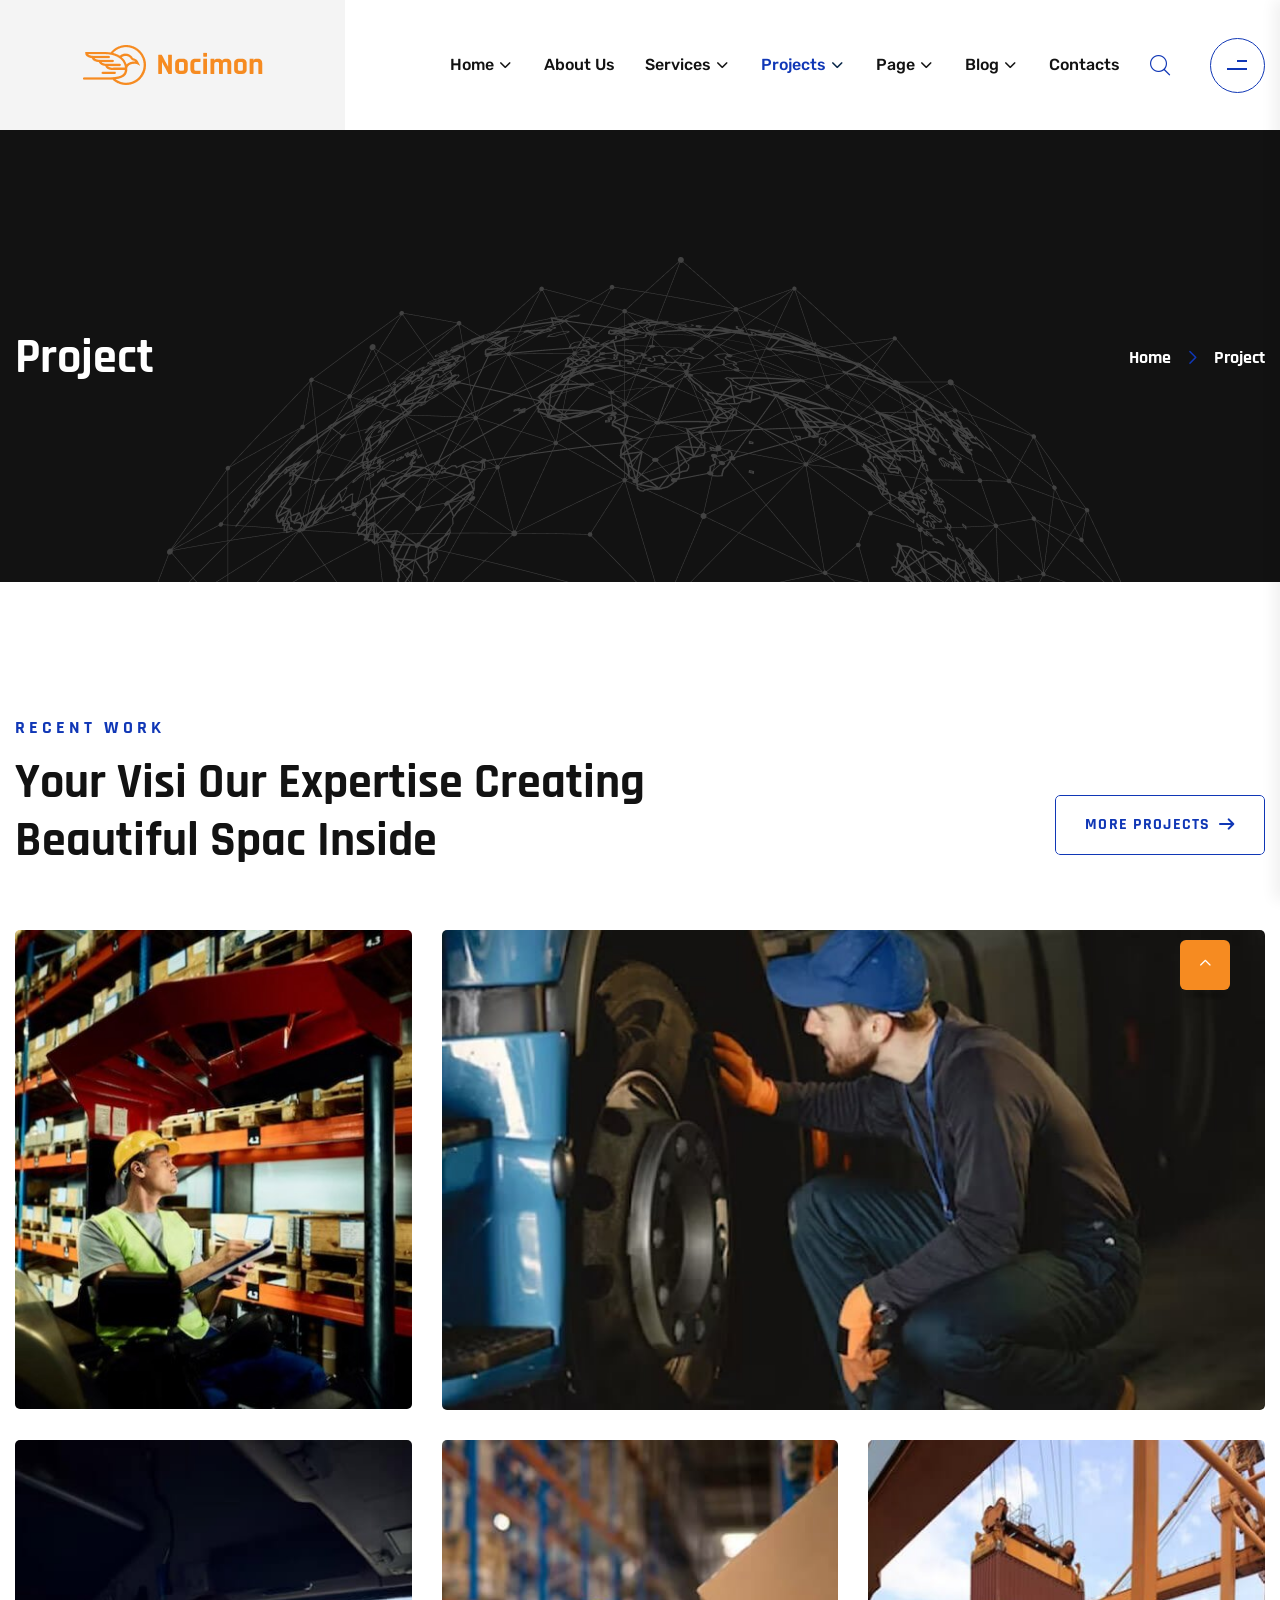
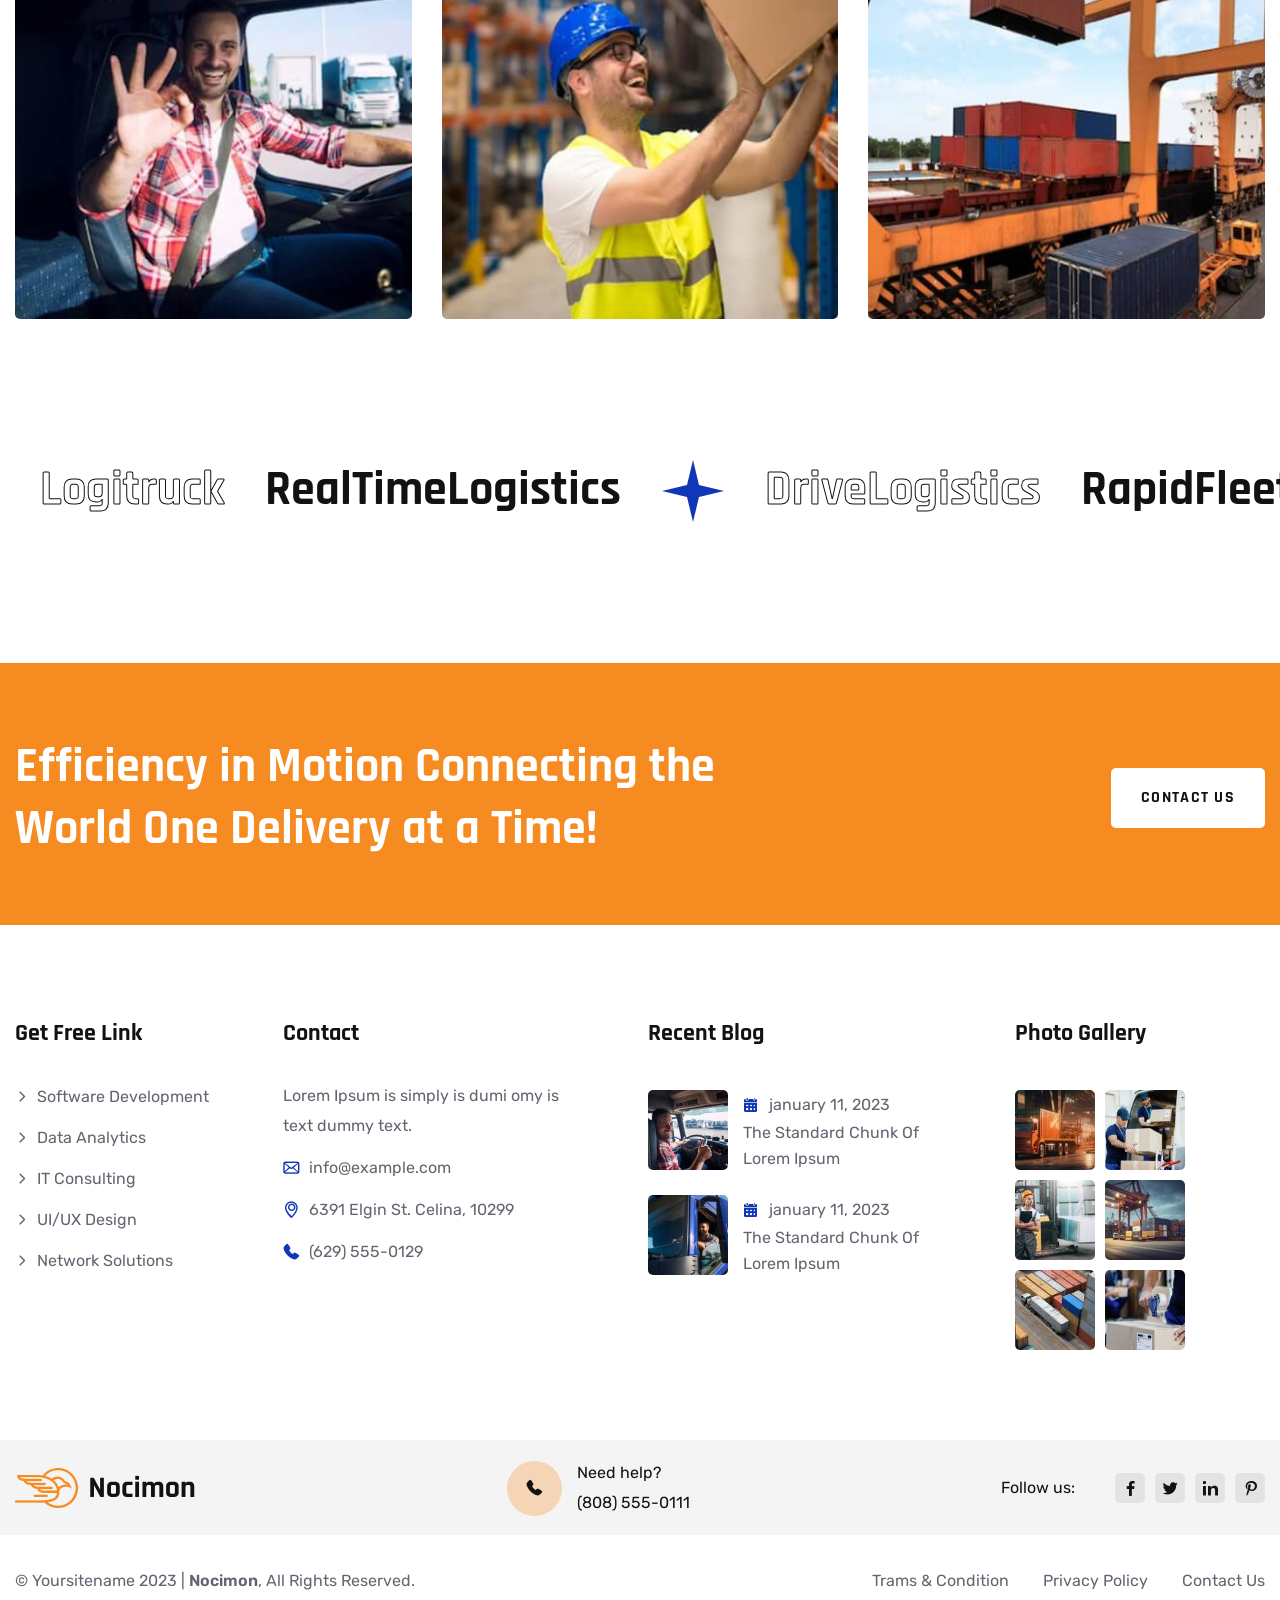
<file: projects.html>
<!doctype html>
<html class="no-js" lang="en">


<!-- Mirrored from itcroctheme.com/nocimon/nocimon-html/projects.html by HTTrack Website Copier/3.x [XR&CO'2014], Fri, 28 Feb 2025 09:51:57 GMT -->
<head>
    <meta charset="utf-8">
    <meta http-equiv="x-ua-compatible" content="ie=edge">
    <title>Nocimon || Responsive HTML 5 Template</title>
    <meta name="description" content="">
    <meta name="viewport" content="width=device-width, initial-scale=1">

    <link rel="shortcut icon" type="image/x-icon" href="assets/img/favicon.png">
    <!-- Place favicon.ico in the root directory -->

    <!-- CSS here -->
    <link rel="stylesheet" href="assets/css/01-bootstrap.min.css">
    <link rel="stylesheet" href="assets/css/02-all.min.css">
    <link rel="stylesheet" href="assets/css/03-jquery.magnific-popup.css">
    <link rel="stylesheet" href="assets/css/04-nice-select.css">
    <link rel="stylesheet" href="assets/css/05-odometer.css">
    <link rel="stylesheet" href="assets/css/06-swiper.min.css">
    <link rel="stylesheet" href="assets/css/07-animate.min.css">
    <link rel="stylesheet" href="assets/css/08-custom-animate.css">
    <link rel="stylesheet" href="assets/css/09-slick.css">
    <link rel="stylesheet" href="assets/css/10-icomoon.css">
    <link rel="stylesheet" href="assets/vendor/custom-animate/custom-animate.css">
    <link rel="stylesheet" href="assets/vendor/jarallax/jarallax.css">
    <link rel="stylesheet" href="assets/vendor/odometer/odometer.min.css">

    <link rel="stylesheet" href="assets/css/style.css">
    <link rel="stylesheet" href="assets/css/responsive.css">
</head>

<body class="body-gray-bg">

    <!-- preloader -->
    <div id="preloader">
        <div id="loading-center">
            <div class="loader">
                <div class="loader-outter"></div>
                <div class="loader-inner"></div>
            </div>
        </div>
    </div>
    <!-- preloader-end -->


    <!-- Start Extra Info -->
    <div class="extra-info">
        <div class="close-icon menu-close">
            <button>
                <i class="icon-close"></i>
            </button>
        </div>
        <div class="logo-side">
            <a href="index.html"><img src="assets/img/footer/footer-logo_img-1.png" alt="#"></a>
        </div>
        <div class="side-info">
            <div class="content-box">
                <h3>Welcome to our Best<br> Transportation Company</h3>
                <div class="text">
                    <p>
                        It is a long established fact that a reader will be distracted by the content of a page when
                        looking at its layout. Lorem Ipsum is simply text of the printing
                    </p>
                </div>
            </div>
            <!--Start Sidebar Contact Info -->
            <div class="sidebar-contact-info">
                <h3>Conatct Us</h3>
                <ul>
                    <li>
                        <div class="icon">
                            <span class="icon-open-mail"></span>
                        </div>
                        <div class="text">
                            <p><a href="mailto:info@example.com">info@nocimon.com</a></p>
                        </div>
                    </li>
                    <li>
                        <div class="icon">
                            <span class="icon-phone-call-1"></span>
                        </div>
                        <div class="text">
                            <p><a href="tel:+8801682648101">+1800 456 7890</a></p>
                        </div>
                    </li>
                    <li>
                        <div class="icon">
                            <span class="fa-regular fa-clock"></span>
                        </div>
                        <div class="text">
                            <p>Working Hour : 7.00am to 4.00pm</p>
                        </div>
                    </li>
                </ul>
            </div>
            <!--End Sidebar Contact Info -->
            <div class="side-content-newsletter-box">
                <h3>Newsletter Subscription</h3>
                <form action="https://itcroctheme.com/nocimon/nocimon-html/index.html" method="post">
                    <div class="form-group">
                        <input type="email" name="email" placeholder="Enter Email Address" required="">
                        <button class="thm-btn" type="submit">
                            <span class="txt">
                                <i class="icon-paper-plane"></i>
                            </span>
                        </button>
                    </div>
                </form>
            </div>
            <!--Start Side Social Links -->
            <div class="side-social-links">
                <ul class="clearfix">
                    <li>
                        <a href="#">
                            <i class="icon-facebook-app-symbol"></i>
                        </a>
                    </li>
                    <li>
                        <a href="#">
                            <i class="icon-twitter"></i>
                        </a>
                    </li>
                    <li>
                        <a href="#">
                            <i class="icon-linked-in-logo-of-two-letters"></i>
                        </a>
                    </li>
                    <li>
                        <a href="#">
                            <i class="icon-pinterest"></i>
                        </a>
                    </li>
                </ul>
            </div>
            <!--End Side Social Links -->
        </div>
    </div>
    <div class="offcanvas-overly"></div>
    <!-- End Extra Info -->


    <div class="page-wrapper">
        <!--Start Main Header One -->
        <header class="main-header main-header-one style4">
            <div id="sticky-header" class="menu-area">
                <div class="container">
                    <div class="main-header-one__inner">

                        <!--Start Main Header one Inner Left -->
                        <div class="main-header-style4__left">
                            <div class="logo-box-one">
                                <a href="index.html">
                                    <img src="assets/img/resource/logo-3.png" alt="Logo">
                                </a>
                            </div>
                        </div>
                        <!--End Main Header one Inner Left -->

                        <!--Start Main Header Style4 Middle -->
                        <div class="main-header-style4__middle">
                            <div class="menu-area__inner">
                                <div class="mobile-nav-toggler">
                                    <i class="fas fa-bars"></i>
                                </div>
                                <div class="menu-wrap">
                                    <nav class="menu-nav">
                                        <div class="navbar-wrap main-menu">
                                            <ul class="navigation">
                                                <li class="menu-item-has-children"><a href="#">Home</a>
                                                    <ul class="sub-menu">
                                                        <li><a href="index.html">Home One</a></li>
                                                        <li><a href="index-2.html">Home Two</a></li>
                                                        <li><a href="index-3.html">Home Three</a></li>
                                                    </ul>
                                                </li>
                                                <li><a href="about.html">About Us</a></li>
                                                <li class="menu-item-has-children"><a href="#">Services</a>
                                                    <ul class="sub-menu">
                                                        <li>
                                                            <a href="services.html">View All Services</a>
                                                        </li>
                                                        <li>
                                                            <a href="service-details.html">Services Details</a>
                                                        </li>
                                                    </ul>
                                                </li>
                                                <li class="active menu-item-has-children"><a href="#">Projects</a>
                                                    <ul class="sub-menu">
                                                        <li>
                                                            <a href="projects.html">View All Projects</a>
                                                        </li>
                                                        <li>
                                                            <a href="project-details.html">Projects Details</a>
                                                        </li>
                                                    </ul>
                                                </li>
                                                <li class="menu-item-has-children"><a href="#">Page</a>
                                                    <ul class="sub-menu">
                                                        <li>
                                                            <a href="testimonials.html">Testimonials</a>
                                                        </li>
                                                        <li><a href="faq.html">Faq’s</a></li>
                                                    </ul>
                                                </li>
                                                <li class="menu-item-has-children"><a href="#">Blog</a>
                                                    <ul class="sub-menu">
                                                        <li>
                                                            <a href="blog.html">Our Blog</a>
                                                        </li>
                                                        <li>
                                                            <a href="blog-details.html">Blog Details</a>
                                                        </li>
                                                    </ul>
                                                </li>
                                                <li><a href="contact.html">contacts</a></li>
                                            </ul>
                                        </div>
                                    </nav>
                                </div>
                            </div>

                            <div class="main-menu-right-box-one">
                                <div class="search-box-one">
                                    <a href="#" class="main-menu__search search-toggler">
                                        <span class="icon-search-interface-symbol"></span>
                                    </a>
                                </div>
                                <div class="side-content-button-one">
                                    <a class="menu-tigger" href="#">
                                        <span class="line"></span>
                                        <span class="line two"></span>
                                    </a>
                                </div>
                            </div>

                        </div>
                        <!--End Main Header Style4 Middle -->

                        <!--Start Main Header Style4 Right -->
                        <div class="main-header-style4__right">
                            <div class="contact-box">
                                <div class="icon">
                                    <span class="icon-phone-call-1"></span>
                                </div>
                                <div class="text-box">
                                    <p>Requesting A Call:</p>
                                    <h4><a href="tel:123456789">(629) 555-0129</a></h4>
                                </div>
                            </div>
                        </div>
                        <!--End Main Header Style4 Right -->

                    </div>
                </div>
            </div>

            <!--Start Mobile Menu  -->
            <div class="mobile-menu">
                <nav class="menu-box">
                    <div class="close-btn"><i class="fas fa-times"></i></div>
                    <div class="nav-logo">
                        <a href="index.html"><img src="assets/img/resource/mobile-menu-logo.png" alt="Logo"></a>
                    </div>
                    <div class="menu-outer">
                        <!--Here Menu Will Come Automatically Via Javascript / Same Menu as in Header-->
                    </div>
                    <div class="social-links">
                        <ul class="clearfix list-wrap">
                            <li><a href="#"><i class="fab fa-facebook-f"></i></a></li>
                            <li><a href="#"><i class="fab fa-twitter"></i></a></li>
                            <li><a href="#"><i class="fab fa-instagram"></i></a></li>
                            <li><a href="#"><i class="fab fa-linkedin-in"></i></a></li>
                            <li><a href="#"><i class="fab fa-youtube"></i></a></li>
                        </ul>
                    </div>
                </nav>
            </div>
            <div class="menu-backdrop"></div>
            <!-- End Mobile Menu -->
        </header>
        <!--End Main Header One -->

        <!--Start Page Header-->
        <section class="page-header">
            <div class="page-header__img float-bob-y"><img src="assets/img/resource/page-header-img.png" alt=""></div>
            <div class="container">
                <div class="page-header__inner">
                    <h2>Project</h2>
                    <ul class="thm-breadcrumb">
                        <li><a href="index.html">Home</a></li>
                        <li><span class="icon-left"></span></li>
                        <li>Project</li>
                    </ul>
                </div>
            </div>
        </section>
        <!--End Page Header-->

        <!--Start Project Three-->
        <section class="project-three project-three--project">
            <div class="container">
                <div class="project-three__top">
                    <div class="sec-title">
                        <div class="sub-title">
                            <h4>recent work</h4>
                        </div>
                        <h2>
                            Your Visi Our Expertise Creating<br>Beautiful Spac Inside
                        </h2>
                    </div>
                    <div class="btn-box">
                        <a class="thm-btn" href="#">
                            <span class="txt">
                                More Projects
                                <i class="icon-next"></i>
                            </span>
                        </a>
                    </div>
                </div>
                <div class="row">

                    <!--Start Project Three Single-->
                    <div class="col-xl-4 wow fadeInUp" data-wow-delay="0ms" data-wow-duration="1500ms">
                        <div class="project-three__single">
                            <div class="project-three__single-img">
                                <div class="inner">
                                    <img src="assets/img/project/project-three__img6.jpg" alt="#">
                                    <div class="project-three__single-overlay-content">
                                        <div class="project-three__single-overlay-content-inner">
                                            <div class="title-box">
                                                <h3><a href="#">Logistic support </a></h3>
                                                <p>Lorem Ipsum is simply dummy</p>
                                            </div>
                                            <div class="btn-box">
                                                <a class="img-popup" href="assets/img/project/project-three__img6.jpg">
                                                    <span class="icon-add"></span>
                                                </a>
                                            </div>
                                        </div>
                                    </div>
                                </div>
                            </div>
                        </div>
                    </div>
                    <!--End Project Three Single-->
                    <!--Start Project Three Single-->
                    <div class="col-xl-8 wow fadeInUp" data-wow-delay="200ms" data-wow-duration="1500ms">
                        <div class="project-three__single">
                            <div class="project-three__single-img">
                                <div class="inner">
                                    <img src="assets/img/project/project-three__img7.jpg" alt="#">
                                    <div class="project-three__single-overlay-content">
                                        <div class="project-three__single-overlay-content-inner">
                                            <div class="title-box">
                                                <h3><a href="#">Logistic support </a></h3>
                                                <p>Lorem Ipsum is simply dummy</p>
                                            </div>
                                            <div class="btn-box">
                                                <a class="img-popup" href="assets/img/project/project-three__img7.jpg">
                                                    <span class="icon-add"></span>
                                                </a>
                                            </div>
                                        </div>
                                    </div>
                                </div>
                            </div>
                        </div>
                    </div>
                    <!--End Project Three Single-->
                    <!--Start Project Three Single-->
                    <div class="col-xl-4 wow fadeInUp" data-wow-delay="0ms" data-wow-duration="1500ms">
                        <div class="project-three__single">
                            <div class="project-three__single-img">
                                <div class="inner">
                                    <img src="assets/img/project/project-three__img8.jpg" alt="#">
                                    <div class="project-three__single-overlay-content">
                                        <div class="project-three__single-overlay-content-inner">
                                            <div class="title-box">
                                                <h3><a href="#">Logistic support </a></h3>
                                                <p>Lorem Ipsum is simply dummy</p>
                                            </div>
                                            <div class="btn-box">
                                                <a class="img-popup" href="assets/img/project/project-three__img8.jpg">
                                                    <span class="icon-add"></span>
                                                </a>
                                            </div>
                                        </div>
                                    </div>
                                </div>
                            </div>
                        </div>
                    </div>
                    <!--End Project Three Single-->
                    <!--Start Project Three Single-->
                    <div class="col-xl-4 wow fadeInUp" data-wow-delay="200ms" data-wow-duration="1500ms">
                        <div class="project-three__single">
                            <div class="project-three__single-img">
                                <div class="inner">
                                    <img src="assets/img/project/project-three__img9.jpg" alt="#">
                                    <div class="project-three__single-overlay-content">
                                        <div class="project-three__single-overlay-content-inner">
                                            <div class="title-box">
                                                <h3><a href="#">Logistic support </a></h3>
                                                <p>Lorem Ipsum is simply dummy</p>
                                            </div>
                                            <div class="btn-box">
                                                <a class="img-popup" href="assets/img/project/project-three__img9.jpg">
                                                    <span class="icon-add"></span>
                                                </a>
                                            </div>
                                        </div>
                                    </div>
                                </div>
                            </div>
                        </div>
                    </div>
                    <!--End Project Three Single-->
                    <!--Start Project Three Single-->
                    <div class="col-xl-4 wow fadeInUp" data-wow-delay="400ms" data-wow-duration="1500ms">
                        <div class="project-three__single">
                            <div class="project-three__single-img">
                                <div class="inner">
                                    <img src="assets/img/project/project-three__img10.jpg" alt="#">
                                    <div class="project-three__single-overlay-content">
                                        <div class="project-three__single-overlay-content-inner">
                                            <div class="title-box">
                                                <h3><a href="#">Logistic support </a></h3>
                                                <p>Lorem Ipsum is simply dummy</p>
                                            </div>
                                            <div class="btn-box">
                                                <a class="img-popup" href="assets/img/project/project-three__img10.jpg">
                                                    <span class="icon-add"></span>
                                                </a>
                                            </div>
                                        </div>
                                    </div>
                                </div>
                            </div>
                        </div>
                    </div>
                    <!--End Project Three Single-->

                </div>
            </div>


            <!--Start Scrolling Text One-->
            <div class="scrolling-text-one scrolling-text-three">
                <div class="inner">
                    <ul class="clearfix marquee_mode">
                        <li>
                            <span class="stroke">Logitruck</span>
                            RealTimeLogistics
                            <div class="icon">
                                <span class="icon-sparkler"></span>
                            </div>
                        </li>
                        <li>
                            <span class="stroke">DriveLogistics</span>
                            RapidFleet
                            <div class="icon">
                                <span class="icon-sparkler"></span>
                            </div>
                        </li>
                        <li>
                            <span class="stroke">Our Technology</span>
                            RapidFleet
                            <div class="icon">
                                <span class="icon-sparkler"></span>
                            </div>
                        </li>
                    </ul>
                </div>
            </div>
            <!--End Scrolling Text One-->

        </section>
        <!--End Project Three-->


        <!--Start Cta One-->
        <section class="cta-one cta-one--style2">
            <div class="container">
                <div class="cta-one__inner cta-one__inner--style2">
                    <div class="cta-one__inner-box cta-one__inner-box--style2">
                        <div class="title-box">
                            <h2>Efficiency in Motion Connecting the<br>World One Delivery at a Time!</h2>
                        </div>
                    </div>
                    <div class="cta-one__btn cta-one__btn--style2">
                        <a href="#" class="thm-btn">
                            <span class="txt">
                                contact us
                            </span>
                        </a>
                    </div>

                </div>
            </div>
        </section>
        <!--End Cta One-->

        <!--Start Footer One-->
        <footer class="footer-one">
            <!-- Start Footer Main -->
            <div class="footer-main footer-main--white-bg">
                <div class="container">

                    <div class="footer-main__inner">
                        <div class="row">

                            <!--Start Single Footer Widget-->
                            <div class="col-xl-3 col-lg-6 col-md-6">
                                <div class="single-footer-widget single-footer-widget--two">
                                    <div class="title">
                                        <h3>Get Free Link</h3>
                                    </div>
                                    <div class="footer-widget__links-box">
                                        <ul>
                                            <li>
                                                <a href="#"><span class="icon-chevron"></span>Software Development</a>
                                            </li>
                                            <li>
                                                <a href="#"><span class="icon-chevron"></span>Data Analytics</a>
                                            </li>
                                            <li>
                                                <a href="#"><span class="icon-chevron"></span>IT Consulting</a>
                                            </li>
                                            <li>
                                                <a href="#"><span class="icon-chevron"></span>UI/UX Design</a>
                                            </li>
                                            <li>
                                                <a href="#"><span class="icon-chevron"></span>Network Solutions</a>
                                            </li>
                                        </ul>
                                    </div>

                                </div>
                            </div>
                            <!--End Single Footer Widget-->

                            <!--Start Single Footer Widget-->
                            <div class="col-xl-3 col-lg-6 col-md-6">
                                <div class="single-footer-widget single-footer-widget--two ml-52">
                                    <div class="title">
                                        <h3>Contact</h3>
                                    </div>
                                    <div class="single-footer-widget__contact-info">
                                        <div class="text">
                                            <p>Lorem Ipsum is simply is dumi omy is text dummy text.</p>
                                        </div>
                                        <ul class="clearfix">
                                            <li>
                                                <div class="icon">
                                                    <span class="icon-envelope"></span>
                                                </div>
                                                <p><a href="mailto:info@example.com">info@example.com</a></p>
                                            </li>
                                            <li>
                                                <div class="icon">
                                                    <span class="icon-location-pin"></span>
                                                </div>
                                                <p>6391 Elgin St. Celina, 10299</p>
                                            </li>
                                            <li>
                                                <div class="icon">
                                                    <span class="icon-phone-call-1"></span>
                                                </div>
                                                <p><a href="tel:(629)555-0129">(629) 555-0129</a></p>
                                            </li>
                                        </ul>
                                    </div>
                                </div>
                            </div>
                            <!--End Single Footer Widget-->

                            <!--Start Single Footer Widget-->
                            <div class="col-xl-3 col-lg-6 col-md-6">
                                <div class="single-footer-widget single-footer-widget--two ml-7">
                                    <div class="title">
                                        <h3>Recent Blog</h3>
                                    </div>
                                    <div class="single-footer-widget__recent-blog-list">
                                        <ul class="clearfix">
                                            <li>
                                                <div class="img-box">
                                                    <img src="assets/img/footer/footer-one__recent-blog__img1.jpg"
                                                        alt="#">
                                                    <a href="#"><i class="fa-solid fa-link"></i></a>
                                                </div>
                                                <div class="title-box">
                                                    <div class="date-box">
                                                        <div class="icon">
                                                            <span class="icon-calendar"></span>
                                                        </div>
                                                        <div class="text">
                                                            <p>january 11, 2023</p>
                                                        </div>
                                                    </div>
                                                    <h5><a href="#">The standard chunk of Lorem Ipsum</a></h5>
                                                </div>
                                            </li>
                                            <li>
                                                <div class="img-box">
                                                    <img src="assets/img/footer/footer-one__recent-blog__img2.jpg"
                                                        alt="#">
                                                    <a href="#"><i class="fa-solid fa-link"></i></a>
                                                </div>
                                                <div class="title-box">
                                                    <div class="date-box">
                                                        <div class="icon">
                                                            <span class="icon-calendar"></span>
                                                        </div>
                                                        <div class="text">
                                                            <p>january 11, 2023</p>
                                                        </div>
                                                    </div>
                                                    <h5><a href="#">The standard chunk of Lorem Ipsum</a></h5>
                                                </div>
                                            </li>
                                        </ul>
                                    </div>
                                </div>
                            </div>
                            <!--End Single Footer Widget-->

                            <!--Start Single Footer Widget-->
                            <div class="col-xl-3 col-lg-6 col-md-6">
                                <div class="single-footer-widget single-footer-widget--two pl40">
                                    <div class="title">
                                        <h3>Photo Gallery</h3>
                                    </div>
                                    <div class="single-footer-widget__photo-gallery-list">
                                        <ul class="clearfix">
                                            <li>
                                                <div class="footer-widget__photo-gallery-img">
                                                    <img src="assets/img/footer/footer-widget__photo-gallery-img-1.jpg"
                                                        alt="">
                                                    <a href="#"><i class="fa-solid fa-link"></i></a>
                                                </div>
                                            </li>
                                            <li>
                                                <div class="footer-widget__photo-gallery-img">
                                                    <img src="assets/img/footer/footer-widget__photo-gallery-img-2.jpg"
                                                        alt="">
                                                    <a href="#"><i class="fa-solid fa-link"></i></a>
                                                </div>
                                            </li>
                                            <li>
                                                <div class="footer-widget__photo-gallery-img">
                                                    <img src="assets/img/footer/footer-widget__photo-gallery-img-3.jpg"
                                                        alt="">
                                                    <a href="#"><i class="fa-solid fa-link"></i></a>
                                                </div>
                                            </li>
                                            <li>
                                                <div class="footer-widget__photo-gallery-img">
                                                    <img src="assets/img/footer/footer-widget__photo-gallery-img-4.jpg"
                                                        alt="">
                                                    <a href="#"><i class="fa-solid fa-link"></i></a>
                                                </div>
                                            </li>
                                            <li>
                                                <div class="footer-widget__photo-gallery-img">
                                                    <img src="assets/img/footer/footer-widget__photo-gallery-img-5.jpg"
                                                        alt="">
                                                    <a href="#"><i class="fa-solid fa-link"></i></a>
                                                </div>
                                            </li>
                                            <li>
                                                <div class="footer-widget__photo-gallery-img">
                                                    <img src="assets/img/footer/footer-widget__photo-gallery-img-6.jpg"
                                                        alt="">
                                                    <a href="#"><i class="fa-solid fa-link"></i></a>
                                                </div>
                                            </li>
                                        </ul>
                                    </div>
                                </div>
                            </div>
                            <!--End Single Footer Widget-->

                        </div>
                    </div>
                </div>
            </div>
            <!-- End Footer Main -->

            <!--Start Footer Middle-->
            <div class="footer-middle footer-middle--two">
                <div class="container">
                    <div class="footer-middle__inner">
                        <div class="footer-logo-box">
                            <img src="assets/img/footer/footer-three-logo_img-2.png" alt="#">
                        </div>
                        <div class="phone-number-box phone-number-box--style2">
                            <div class="icon">
                                <span class="icon-phone-call-1"></span>
                            </div>
                            <div class="text">
                                <p>Need help?</p>
                                <p><a href="tel:(808)555-0111">(808) 555-0111</a></p>
                            </div>
                        </div>
                        <div class="socel-link-box socel-link-box--two">
                            <div class="text">
                                <p>Follow us:</p>
                            </div>
                            <ul class="clearfix">
                                <li>
                                    <a href="#">
                                        <i class="icon-facebook-app-symbol"></i>
                                    </a>
                                </li>
                                <li>
                                    <a href="#">
                                        <i class="icon-twitter"></i>
                                    </a>
                                </li>
                                <li>
                                    <a href="#">
                                        <i class="icon-linked-in-logo-of-two-letters"></i>
                                    </a>
                                </li>
                                <li>
                                    <a href="#">
                                        <i class="icon-pinterest"></i>
                                    </a>
                                </li>
                            </ul>
                        </div>
                    </div>
                </div>
            </div>
            <!--End Footer Middle-->

            <!--Start Footer Bottom -->
            <div class="footer-bottom footer-bottom--two">
                <div class="container">
                    <div class="footer-bottom__inner">
                        <div class="copyright-text copyright-text--two">
                            <p>© Yoursitename 2023 | <a href="index.html">Nocimon</a>, All Rights Reserved.</p>
                        </div>

                        <div class="copyright-menu copyright-menu--two">
                            <ul>
                                <li>
                                    <p><a href="#">Trams &amp; Condition</a></p>
                                </li>
                                <li>
                                    <p><a href="#">Privacy Policy</a></p>
                                </li>
                                <li>
                                    <p><a href="#">Contact Us</a></p>
                                </li>
                            </ul>
                        </div>
                    </div>
                </div>
            </div>
            <!--End Footer Bottom -->
        </footer>
        <!--Start Footer One-->
    </div>


    <!--Start Search Popup -->
    <div class="search-popup">
        <div class="search-popup__overlay search-toggler">
            <div class="search-close-btn">
                <i class="icon-plus"></i>
            </div>
        </div>
        <div class="search-popup__content">
            <form action="#">
                <label for="search" class="sr-only">search here</label>
                <input type="search" id="search" placeholder="Search Here..." />
                <button type="submit" aria-label="search submit" class="btn-one">
                    <i class="icon-search-interface-symbol"></i>
                </button>
            </form>
        </div>
    </div>
    <!--End Search Popup -->



    <!-- Scroll-top -->
    <button class="scroll-top scroll-to-target" data-target="html">
        <i class="icon-arrowhead-up"></i>
    </button>
    <!-- Scroll-top-end-->



    <!-- JS here -->
    <script src="assets/js/jquery-3.6.0.min.js"></script>
    <script src="assets/js/01-ajax-form.js"></script>
    <script src="assets/js/02-bootstrap.min.js"></script>
    <script src="assets/js/03-jquery.appear.js"></script>
    <script src="assets/js/04-swiper.min.js"></script>
    <script src="assets/js/05-jquery.odometer.min.js"></script>
    <script src="assets/js/06-jquery.magnific-popup.min.js"></script>
    <script src="assets/js/07-jquery.nice-select.min.js"></script>
    <script src="assets/js/08-slick.min.js"></script>
    <script src="assets/js/09-wow.min.js"></script>
    <script src="assets/js/10-jquery.circleType.js"></script>
    <script src="assets/js/11-jquery.lettering.min.js"></script>
    <script src="assets/js/12-TweenMax.min.js"></script>
    <script src="assets/vendor/jarallax/jarallax.min.js"></script>
    <script src="assets/vendor/marquee/marquee.min.js"></script>
    <script src="assets/vendor/odometer/odometer.min.js"></script>




    <script src="assets/js/main.js"></script>

</body>


<!-- Mirrored from itcroctheme.com/nocimon/nocimon-html/projects.html by HTTrack Website Copier/3.x [XR&CO'2014], Fri, 28 Feb 2025 09:52:01 GMT -->
</html>
</file>
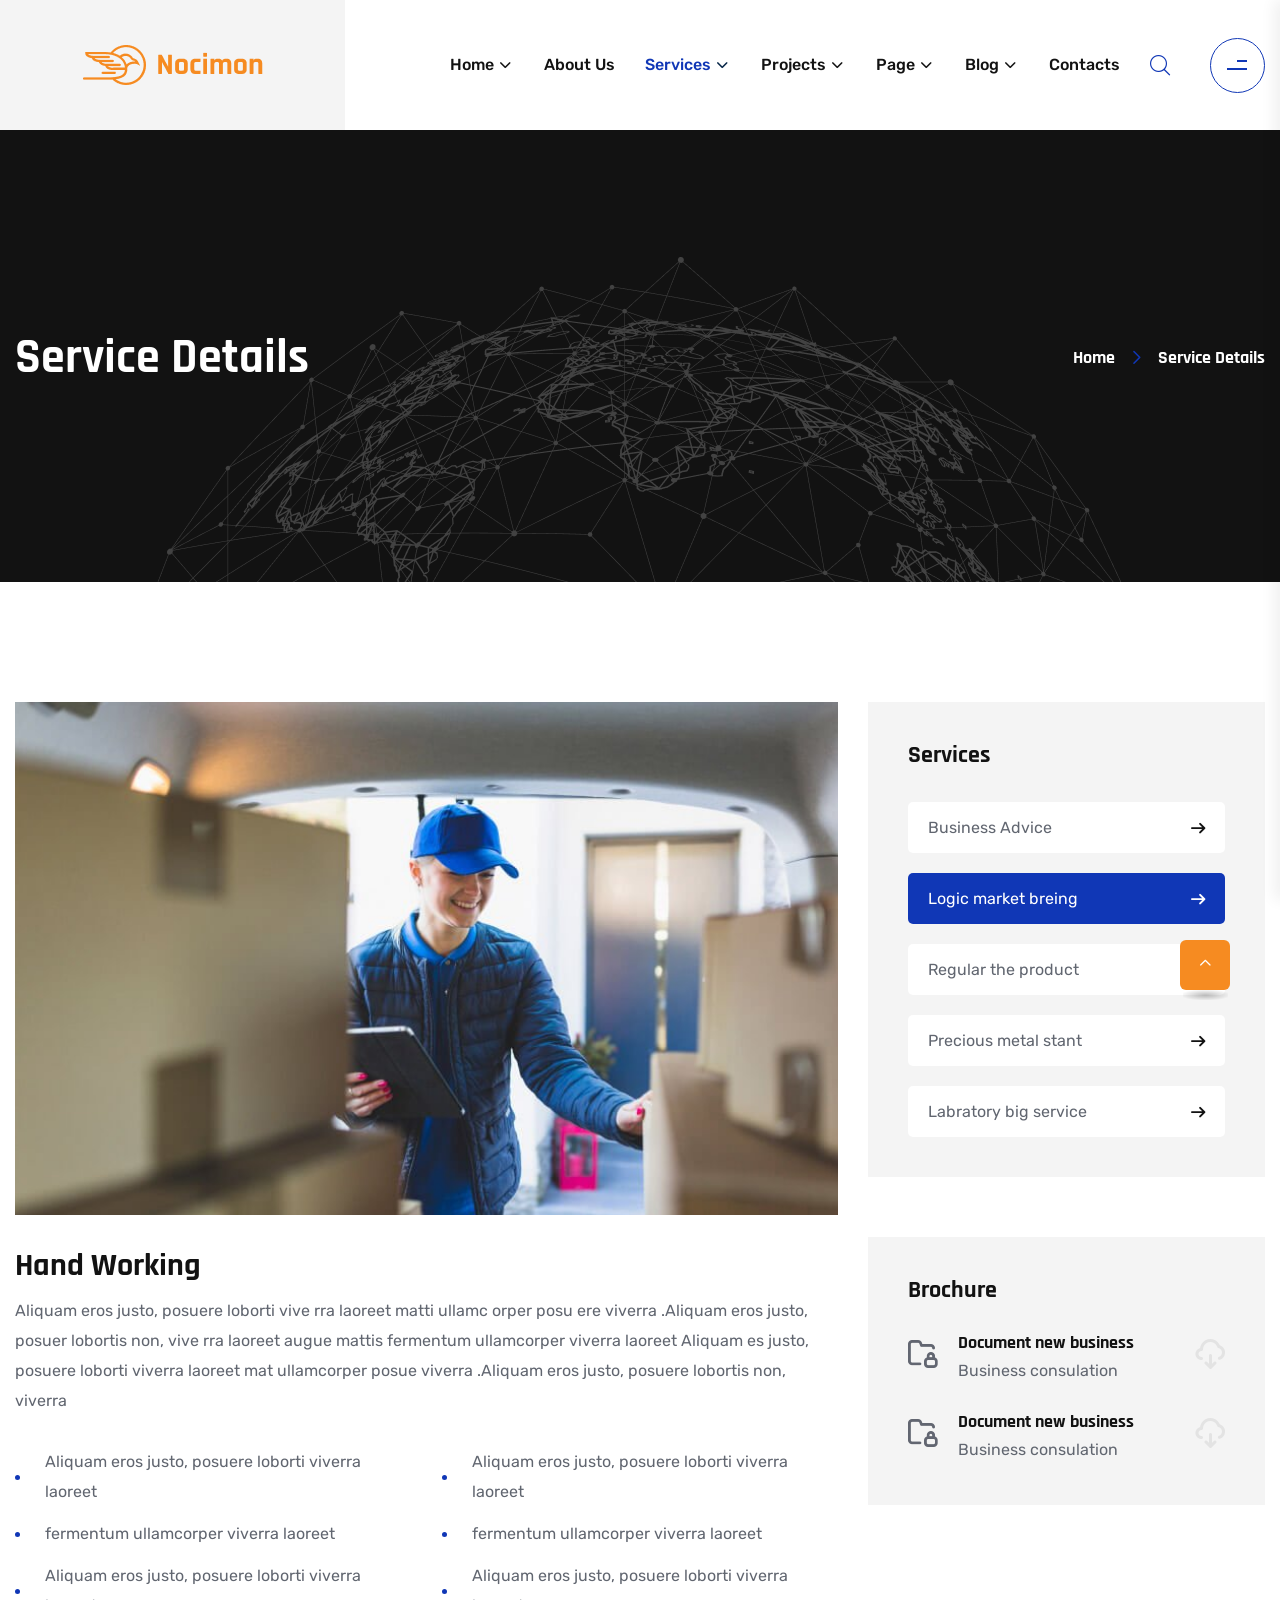
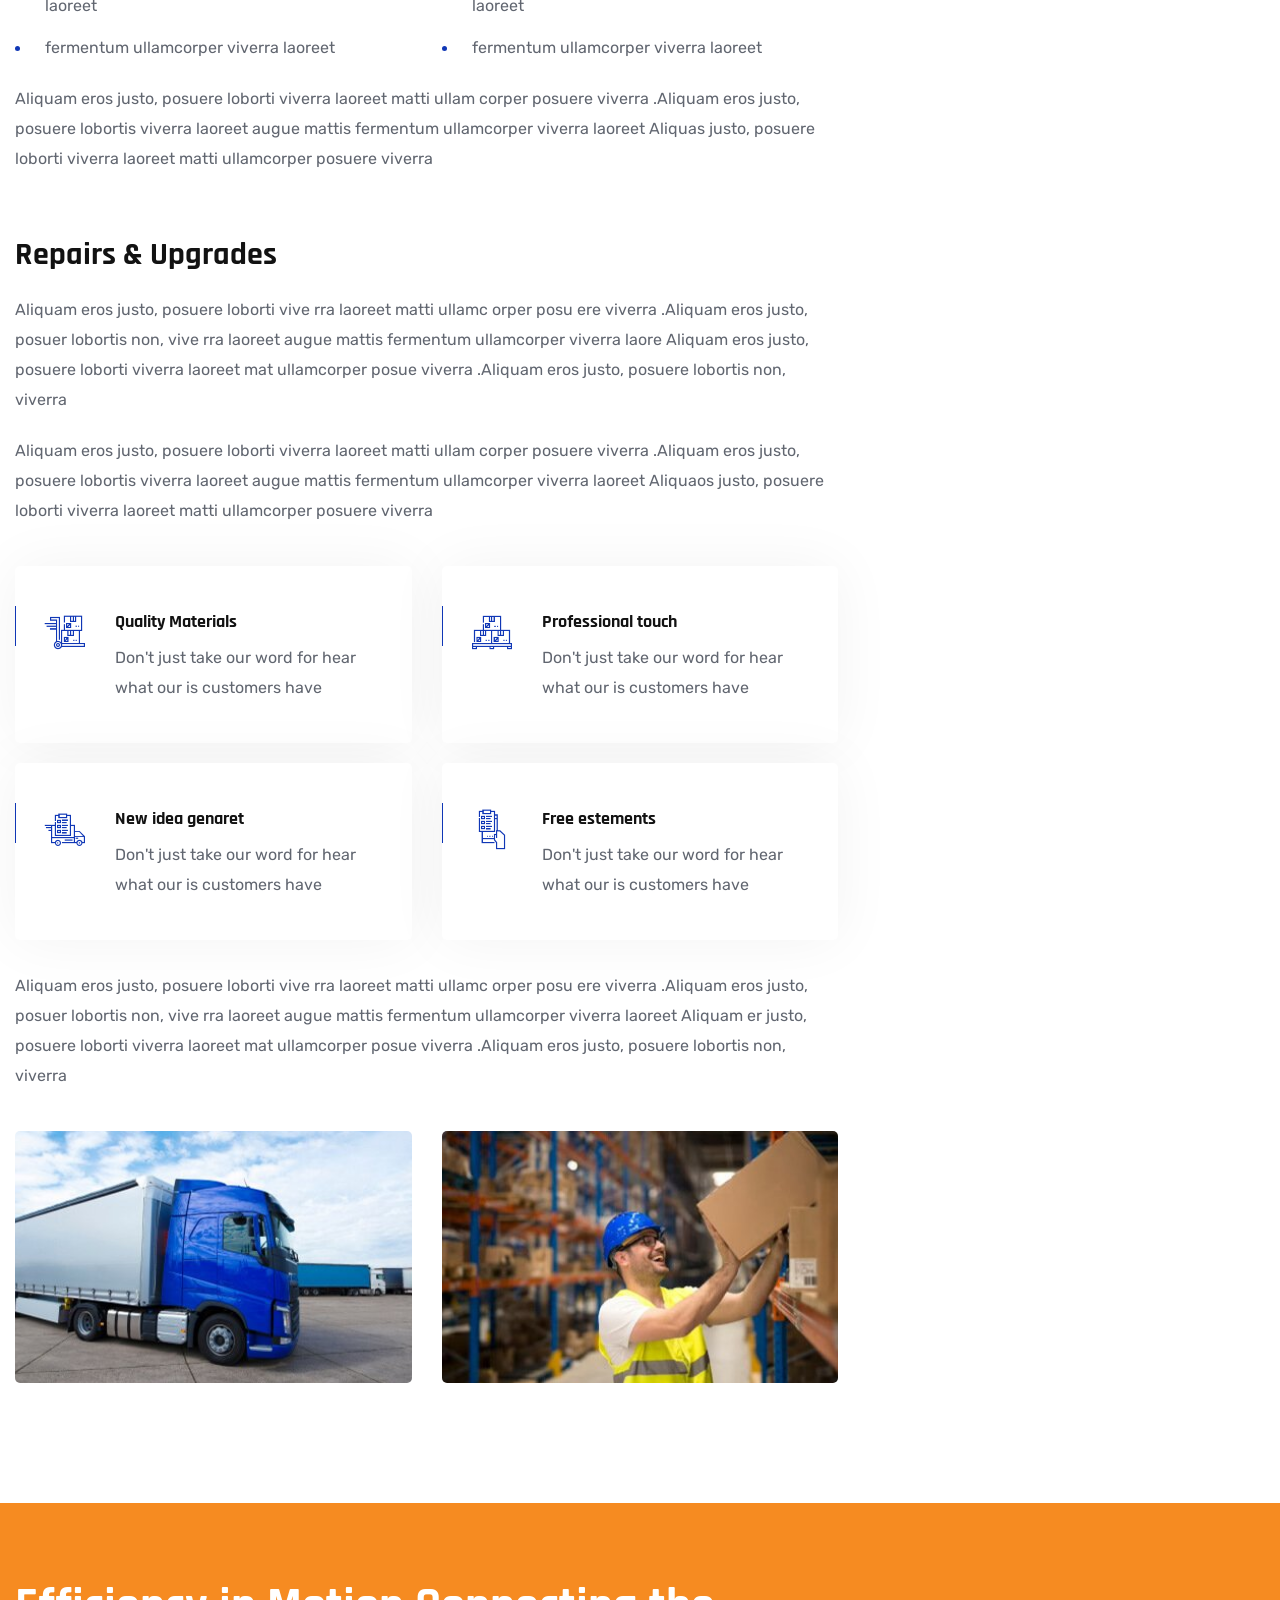
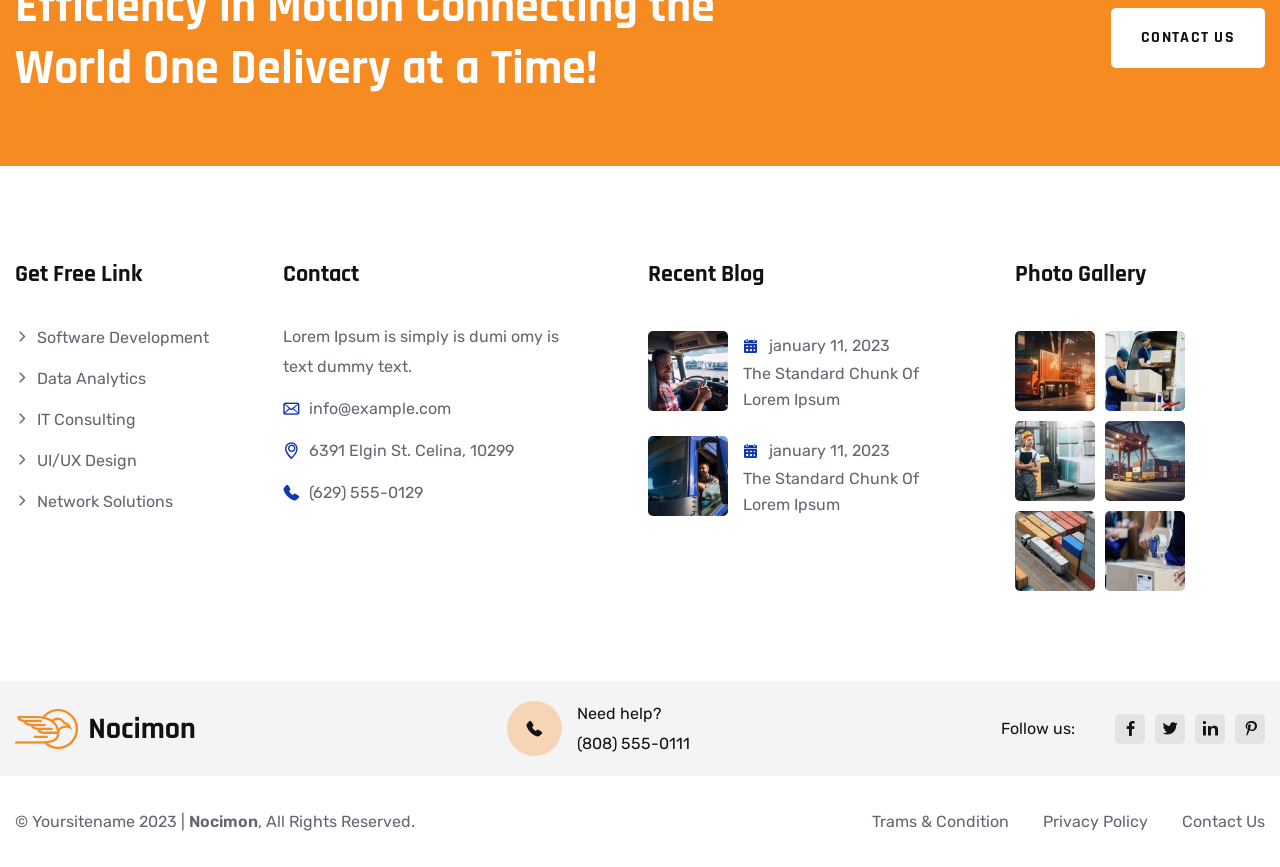
<file: service-details.html>
<!doctype html>
<html class="no-js" lang="en">


<!-- Mirrored from itcroctheme.com/nocimon/nocimon-html/service-details.html by HTTrack Website Copier/3.x [XR&CO'2014], Fri, 28 Feb 2025 09:51:55 GMT -->
<head>
    <meta charset="utf-8">
    <meta http-equiv="x-ua-compatible" content="ie=edge">
    <title>Nocimon || Responsive HTML 5 Template</title>
    <meta name="description" content="">
    <meta name="viewport" content="width=device-width, initial-scale=1">

    <link rel="shortcut icon" type="image/x-icon" href="assets/img/favicon.png">
    <!-- Place favicon.ico in the root directory -->

    <!-- CSS here -->
    <link rel="stylesheet" href="assets/css/01-bootstrap.min.css">
    <link rel="stylesheet" href="assets/css/02-all.min.css">
    <link rel="stylesheet" href="assets/css/03-jquery.magnific-popup.css">
    <link rel="stylesheet" href="assets/css/04-nice-select.css">
    <link rel="stylesheet" href="assets/css/05-odometer.css">
    <link rel="stylesheet" href="assets/css/06-swiper.min.css">
    <link rel="stylesheet" href="assets/css/07-animate.min.css">
    <link rel="stylesheet" href="assets/css/08-custom-animate.css">
    <link rel="stylesheet" href="assets/css/09-slick.css">
    <link rel="stylesheet" href="assets/css/10-icomoon.css">
    <link rel="stylesheet" href="assets/vendor/custom-animate/custom-animate.css">
    <link rel="stylesheet" href="assets/vendor/jarallax/jarallax.css">
    <link rel="stylesheet" href="assets/vendor/odometer/odometer.min.css">

    <link rel="stylesheet" href="assets/css/style.css">
    <link rel="stylesheet" href="assets/css/responsive.css">
</head>

<body class="body-gray-bg">

    <!-- preloader -->
    <div id="preloader">
        <div id="loading-center">
            <div class="loader">
                <div class="loader-outter"></div>
                <div class="loader-inner"></div>
            </div>
        </div>
    </div>
    <!-- preloader-end -->


    <!-- Start Extra Info -->
    <div class="extra-info">
        <div class="close-icon menu-close">
            <button>
                <i class="icon-close"></i>
            </button>
        </div>
        <div class="logo-side">
            <a href="index.html"><img src="assets/img/footer/footer-logo_img-1.png" alt="#"></a>
        </div>
        <div class="side-info">
            <div class="content-box">
                <h3>Welcome to our Best<br> Transportation Company</h3>
                <div class="text">
                    <p>
                        It is a long established fact that a reader will be distracted by the content of a page when
                        looking at its layout. Lorem Ipsum is simply text of the printing
                    </p>
                </div>
            </div>
            <!--Start Sidebar Contact Info -->
            <div class="sidebar-contact-info">
                <h3>Conatct Us</h3>
                <ul>
                    <li>
                        <div class="icon">
                            <span class="icon-open-mail"></span>
                        </div>
                        <div class="text">
                            <p><a href="mailto:info@example.com">info@nocimon.com</a></p>
                        </div>
                    </li>
                    <li>
                        <div class="icon">
                            <span class="icon-phone-call-1"></span>
                        </div>
                        <div class="text">
                            <p><a href="tel:+8801682648101">+1800 456 7890</a></p>
                        </div>
                    </li>
                    <li>
                        <div class="icon">
                            <span class="fa-regular fa-clock"></span>
                        </div>
                        <div class="text">
                            <p>Working Hour : 7.00am to 4.00pm</p>
                        </div>
                    </li>
                </ul>
            </div>
            <!--End Sidebar Contact Info -->
            <div class="side-content-newsletter-box">
                <h3>Newsletter Subscription</h3>
                <form action="https://itcroctheme.com/nocimon/nocimon-html/index.html" method="post">
                    <div class="form-group">
                        <input type="email" name="email" placeholder="Enter Email Address" required="">
                        <button class="thm-btn" type="submit">
                            <span class="txt">
                                <i class="icon-paper-plane"></i>
                            </span>
                        </button>
                    </div>
                </form>
            </div>
            <!--Start Side Social Links -->
            <div class="side-social-links">
                <ul class="clearfix">
                    <li>
                        <a href="#">
                            <i class="icon-facebook-app-symbol"></i>
                        </a>
                    </li>
                    <li>
                        <a href="#">
                            <i class="icon-twitter"></i>
                        </a>
                    </li>
                    <li>
                        <a href="#">
                            <i class="icon-linked-in-logo-of-two-letters"></i>
                        </a>
                    </li>
                    <li>
                        <a href="#">
                            <i class="icon-pinterest"></i>
                        </a>
                    </li>
                </ul>
            </div>
            <!--End Side Social Links -->
        </div>
    </div>
    <div class="offcanvas-overly"></div>
    <!-- End Extra Info -->


    <div class="page-wrapper">
        <!--Start Main Header One -->
        <header class="main-header main-header-one style4">
            <div id="sticky-header" class="menu-area">
                <div class="container">
                    <div class="main-header-one__inner">

                        <!--Start Main Header one Inner Left -->
                        <div class="main-header-style4__left">
                            <div class="logo-box-one">
                                <a href="index.html">
                                    <img src="assets/img/resource/logo-3.png" alt="Logo">
                                </a>
                            </div>
                        </div>
                        <!--End Main Header one Inner Left -->

                        <!--Start Main Header Style4 Middle -->
                        <div class="main-header-style4__middle">
                            <div class="menu-area__inner">
                                <div class="mobile-nav-toggler">
                                    <i class="fas fa-bars"></i>
                                </div>
                                <div class="menu-wrap">
                                    <nav class="menu-nav">
                                        <div class="navbar-wrap main-menu">
                                            <ul class="navigation">
                                                <li class="menu-item-has-children"><a href="#">Home</a>
                                                    <ul class="sub-menu">
                                                        <li><a href="index.html">Home One</a></li>
                                                        <li><a href="index-2.html">Home Two</a></li>
                                                        <li><a href="index-3.html">Home Three</a></li>
                                                    </ul>
                                                </li>
                                                <li><a href="#">About Us</a></li>
                                                <li class="active menu-item-has-children"><a href="#">Services</a>
                                                    <ul class="sub-menu">
                                                        <li>
                                                            <a href="services.html">View All Services</a>
                                                        </li>
                                                        <li>
                                                            <a href="service-details.html">Services Details</a>
                                                        </li>
                                                    </ul>
                                                </li>
                                                <li class="menu-item-has-children"><a href="#">Projects</a>
                                                    <ul class="sub-menu">
                                                        <li>
                                                            <a href="projects.html">View All Projects</a>
                                                        </li>
                                                        <li>
                                                            <a href="project-details.html">Projects Details</a>
                                                        </li>
                                                    </ul>
                                                </li>
                                                <li class="menu-item-has-children"><a href="#">Page</a>
                                                    <ul class="sub-menu">
                                                        <li>
                                                            <a href="testimonials.html">Testimonials</a>
                                                        </li>
                                                        <li><a href="faq.html">Faq’s</a></li>
                                                    </ul>
                                                </li>
                                                <li class="menu-item-has-children"><a href="#">Blog</a>
                                                    <ul class="sub-menu">
                                                        <li>
                                                            <a href="blog.html">Our Blog</a>
                                                        </li>
                                                        <li>
                                                            <a href="blog-details.html">Blog Details</a>
                                                        </li>
                                                    </ul>
                                                </li>
                                                <li><a href="contact.html">contacts</a></li>
                                            </ul>
                                        </div>
                                    </nav>
                                </div>
                            </div>

                            <div class="main-menu-right-box-one">
                                <div class="search-box-one">
                                    <a href="#" class="main-menu__search search-toggler">
                                        <span class="icon-search-interface-symbol"></span>
                                    </a>
                                </div>
                                <div class="side-content-button-one">
                                    <a class="menu-tigger" href="#">
                                        <span class="line"></span>
                                        <span class="line two"></span>
                                    </a>
                                </div>
                            </div>

                        </div>
                        <!--End Main Header Style4 Middle -->

                        <!--Start Main Header Style4 Right -->
                        <div class="main-header-style4__right">
                            <div class="contact-box">
                                <div class="icon">
                                    <span class="icon-phone-call-1"></span>
                                </div>
                                <div class="text-box">
                                    <p>Requesting A Call:</p>
                                    <h4><a href="tel:123456789">(629) 555-0129</a></h4>
                                </div>
                            </div>
                        </div>
                        <!--End Main Header Style4 Right -->

                    </div>
                </div>
            </div>

            <!--Start Mobile Menu  -->
            <div class="mobile-menu">
                <nav class="menu-box">
                    <div class="close-btn"><i class="fas fa-times"></i></div>
                    <div class="nav-logo">
                        <a href="index.html"><img src="assets/img/resource/mobile-menu-logo.png" alt="Logo"></a>
                    </div>
                    <div class="menu-outer">
                        <!--Here Menu Will Come Automatically Via Javascript / Same Menu as in Header-->
                    </div>
                    <div class="social-links">
                        <ul class="clearfix list-wrap">
                            <li><a href="#"><i class="fab fa-facebook-f"></i></a></li>
                            <li><a href="#"><i class="fab fa-twitter"></i></a></li>
                            <li><a href="#"><i class="fab fa-instagram"></i></a></li>
                            <li><a href="#"><i class="fab fa-linkedin-in"></i></a></li>
                            <li><a href="#"><i class="fab fa-youtube"></i></a></li>
                        </ul>
                    </div>
                </nav>
            </div>
            <div class="menu-backdrop"></div>
            <!-- End Mobile Menu -->
        </header>
        <!--End Main Header One -->

        <!--Start Page Header-->
        <section class="page-header">
            <div class="page-header__img float-bob-y"><img src="assets/img/resource/page-header-img.png" alt=""></div>
            <div class="container">
                <div class="page-header__inner">
                    <h2>Service Details</h2>
                    <ul class="thm-breadcrumb">
                        <li><a href="index.html">Home</a></li>
                        <li><span class="icon-left"></span></li>
                        <li>Service Details</li>
                    </ul>
                </div>
            </div>
        </section>
        <!--End Page Header-->

        <!--Start Service Details-->
        <section class="service-details">
            <div class="container">
                <div class="row">
                    <!--Start Service Details Content-->
                    <div class="col-xl-8">
                        <div class="service-details__content">
                            <div class="service-details__content-img1">
                                <img src="assets/img/service/service-details-img1.jpg" alt="">
                            </div>

                            <div class="service-details__content-text1">
                                <h2>Hand working</h2>
                                <p class="text1">Aliquam eros justo, posuere loborti vive rra laoreet matti ullamc orper
                                    posu ere viverra
                                    .Aliquam eros justo, posuer lobortis non, vive rra laoreet augue mattis fermentum
                                    ullamcorper viverra laoreet Aliquam es justo, posuere loborti viverra laoreet mat
                                    ullamcorper posue viverra .Aliquam eros justo, posuere lobortis non, viverra</p>
                                <div class="service-details__content-text1-list-box">
                                    <div class="row">
                                        <div class="col-xl-6 col-lg-6 col-md-6">
                                            <ul>
                                                <li>
                                                    <div class="round-box"></div>
                                                    <div class="text-box">
                                                        <p>Aliquam eros justo, posuere loborti viverra laoreet</p>
                                                    </div>
                                                </li>

                                                <li>
                                                    <div class="round-box"></div>
                                                    <div class="text-box">
                                                        <p>fermentum ullamcorper viverra laoreet </p>
                                                    </div>
                                                </li>

                                                <li>
                                                    <div class="round-box"></div>
                                                    <div class="text-box">
                                                        <p>Aliquam eros justo, posuere loborti viverra laoreet</p>
                                                    </div>
                                                </li>

                                                <li>
                                                    <div class="round-box"></div>
                                                    <div class="text-box">
                                                        <p>fermentum ullamcorper viverra laoreet </p>
                                                    </div>
                                                </li>
                                            </ul>
                                        </div>

                                        <div class="col-xl-6 col-lg-6 col-md-6">
                                            <ul>
                                                <li>
                                                    <div class="round-box"></div>
                                                    <div class="text-box">
                                                        <p>Aliquam eros justo, posuere loborti viverra laoreet</p>
                                                    </div>
                                                </li>

                                                <li>
                                                    <div class="round-box"></div>
                                                    <div class="text-box">
                                                        <p>fermentum ullamcorper viverra laoreet </p>
                                                    </div>
                                                </li>

                                                <li>
                                                    <div class="round-box"></div>
                                                    <div class="text-box">
                                                        <p>Aliquam eros justo, posuere loborti viverra laoreet</p>
                                                    </div>
                                                </li>

                                                <li>
                                                    <div class="round-box"></div>
                                                    <div class="text-box">
                                                        <p>fermentum ullamcorper viverra laoreet </p>
                                                    </div>
                                                </li>
                                            </ul>
                                        </div>
                                    </div>
                                </div>
                                <p class="text2">Aliquam eros justo, posuere loborti viverra laoreet matti ullam corper
                                    posuere viverra .Aliquam eros justo, posuere lobortis viverra laoreet augue mattis
                                    fermentum ullamcorper viverra laoreet Aliquas justo, posuere loborti viverra laoreet
                                    matti ullamcorper posuere viverra</p>
                            </div>

                            <div class="service-details__content-text2">
                                <h2>Repairs & Upgrades </h2>
                                <p>Aliquam eros justo, posuere loborti vive rra laoreet matti ullamc orper posu ere
                                    viverra
                                    .Aliquam eros justo, posuer lobortis non, vive rra laoreet augue mattis fermentum
                                    ullamcorper viverra laore Aliquam eros justo, posuere loborti viverra laoreet mat
                                    ullamcorper posue viverra .Aliquam eros justo, posuere lobortis non, viverra</p>
                                <p>Aliquam eros justo, posuere loborti viverra laoreet matti ullam corper posuere
                                    viverra
                                    .Aliquam eros justo, posuere lobortis viverra laoreet augue mattis fermentum
                                    ullamcorper
                                    viverra laoreet Aliquaos justo, posuere loborti viverra laoreet matti ullamcorper
                                    posuere viverra</p>
                            </div>

                            <div class="service-details__content-text3">
                                <div class="row">
                                    <div class="col-xl-6 col-lg-6 col-md-6">
                                        <div class="service-details__content-text3-single">
                                            <div class="inner">
                                                <div class="icon">
                                                    <span class="icon-packages3"></span>
                                                </div>
                                                <div class="content-box">
                                                    <h3><a href="#">Quality Materials</a></h3>
                                                    <p>Don't just take our word for hear what our is customers have</p>
                                                </div>
                                            </div>
                                        </div>
                                    </div>

                                    <div class="col-xl-6 col-lg-6 col-md-6">
                                        <div class="service-details__content-text3-single">
                                            <div class="inner">
                                                <div class="icon">
                                                    <span class="icon-packages5"></span>
                                                </div>
                                                <div class="content-box">
                                                    <h3><a href="#">Professional touch</a></h3>
                                                    <p>Don't just take our word for hear what our is customers have</p>
                                                </div>
                                            </div>
                                        </div>
                                    </div>

                                    <div class="col-xl-6 col-lg-6 col-md-6">
                                        <div class="service-details__content-text3-single">
                                            <div class="inner">
                                                <div class="icon">
                                                    <span class="icon-order1"></span>
                                                </div>
                                                <div class="content-box">
                                                    <h3><a href="#">New idea genaret</a></h3>
                                                    <p>Don't just take our word for hear what our is customers have</p>
                                                </div>
                                            </div>
                                        </div>
                                    </div>

                                    <div class="col-xl-6 col-lg-6 col-md-6">
                                        <div class="service-details__content-text3-single">
                                            <div class="inner">
                                                <div class="icon">
                                                    <span class="icon-mobile1"></span>
                                                </div>
                                                <div class="content-box">
                                                    <h3><a href="#">Free estements</a></h3>
                                                    <p>Don't just take our word for hear what our is customers have</p>
                                                </div>
                                            </div>
                                        </div>
                                    </div>
                                </div>
                                <div class="text-box">
                                    <p>Aliquam eros justo, posuere loborti vive rra laoreet matti ullamc orper posu ere
                                        viverra
                                        .Aliquam eros justo, posuer lobortis non, vive rra laoreet augue mattis
                                        fermentum
                                        ullamcorper viverra laoreet Aliquam er justo, posuere loborti viverra laoreet
                                        mat
                                        ullamcorper posue viverra .Aliquam eros justo, posuere lobortis non, viverra</p>
                                </div>
                            </div>

                            <div class="service-details__content-img2">
                                <div class="row">
                                    <div class="col-xl-6 col-lg-6 col-md-6">
                                        <div class="service-details__content-img2-single">
                                            <div class="img-box">
                                                <img src="assets/img/service/service-details-img2.jpg" alt="">
                                            </div>
                                        </div>
                                    </div>

                                    <div class="col-xl-6 col-lg-6 col-md-6">
                                        <div class="service-details__content-img2-single">
                                            <div class="img-box">
                                                <img src="assets/img/service/service-details-img3.jpg" alt="">
                                            </div>
                                        </div>
                                    </div>
                                </div>
                            </div>
                        </div>
                    </div>
                    <!--End Service Details Content-->

                    <!--Start Service Details Sidebar-->
                    <div class="col-xl-4">
                        <div class="service-details__sidebar">
                            <!--Start Service Details Sidebar Single-->
                            <div class="service-details__sidebar-single">
                                <div class="service-details__sidebar-services">
                                    <div class="title-box">
                                        <h2>Services</h2>
                                    </div>
                                    <ul>
                                        <li><a href="#">Business Advice <span class="icon-next"></span></a></li>
                                        <li><a class="active" href="#">Logic market breing <span
                                                    class="icon-next"></span></a></li>
                                        <li><a href="#">Regular the product <span class="icon-next"></span></a></li>
                                        <li><a href="#">Precious metal stant <span class="icon-next"></span></a></li>
                                        <li><a href="#">Labratory big service <span class="icon-next"></span></a></li>
                                    </ul>
                                </div>
                            </div>
                            <!--End Service Details Sidebar Single-->

                            <!--Start Service Details Sidebar Single-->
                            <div class="service-details__sidebar-single">
                                <div class="service-details__sidebar-brochure">
                                    <div class="title-box">
                                        <h2>Brochure</h2>
                                    </div>
                                    <ul>
                                        <li>
                                            <div class="content-box">
                                                <div class="icon">
                                                    <span class="icon-document-new-business1"></span>
                                                </div>

                                                <div class="text">
                                                    <h4>Document new business</h4>
                                                    <p>Business consulation</p>
                                                </div>
                                            </div>

                                            <div class="btn-box">
                                                <a href="#"><span class="icon-download-down"></span></a>
                                            </div>
                                        </li>

                                        <li>
                                            <div class="content-box">
                                                <div class="icon">
                                                    <span class="icon-document-new-business1"></span>
                                                </div>

                                                <div class="text">
                                                    <h4>Document new business</h4>
                                                    <p>Business consulation</p>
                                                </div>
                                            </div>

                                            <div class="btn-box">
                                                <a href="#"><span class="icon-download-down"></span></a>
                                            </div>
                                        </li>
                                    </ul>
                                </div>
                            </div>
                            <!--End Service Details Sidebar Single-->

                        </div>
                    </div>
                    <!--End Service Details Sidebar-->
                </div>
            </div>
        </section>
        <!--End Service Details-->

        <!--Start Cta One-->
        <section class="cta-one cta-one--style2">
            <div class="container">
                <div class="cta-one__inner cta-one__inner--style2">
                    <div class="cta-one__inner-box cta-one__inner-box--style2">
                        <div class="title-box">
                            <h2>Efficiency in Motion Connecting the<br>World One Delivery at a Time!</h2>
                        </div>
                    </div>
                    <div class="cta-one__btn cta-one__btn--style2">
                        <a href="#" class="thm-btn">
                            <span class="txt">
                                contact us
                            </span>
                        </a>
                    </div>

                </div>
            </div>
        </section>
        <!--End Cta One-->

        <!--Start Footer One-->
        <footer class="footer-one">
            <!-- Start Footer Main -->
            <div class="footer-main footer-main--white-bg">
                <div class="container">

                    <div class="footer-main__inner">
                        <div class="row">

                            <!--Start Single Footer Widget-->
                            <div class="col-xl-3 col-lg-6 col-md-6">
                                <div class="single-footer-widget single-footer-widget--two">
                                    <div class="title">
                                        <h3>Get Free Link</h3>
                                    </div>
                                    <div class="footer-widget__links-box">
                                        <ul>
                                            <li>
                                                <a href="#"><span class="icon-chevron"></span>Software Development</a>
                                            </li>
                                            <li>
                                                <a href="#"><span class="icon-chevron"></span>Data Analytics</a>
                                            </li>
                                            <li>
                                                <a href="#"><span class="icon-chevron"></span>IT Consulting</a>
                                            </li>
                                            <li>
                                                <a href="#"><span class="icon-chevron"></span>UI/UX Design</a>
                                            </li>
                                            <li>
                                                <a href="#"><span class="icon-chevron"></span>Network Solutions</a>
                                            </li>
                                        </ul>
                                    </div>

                                </div>
                            </div>
                            <!--End Single Footer Widget-->

                            <!--Start Single Footer Widget-->
                            <div class="col-xl-3 col-lg-6 col-md-6">
                                <div class="single-footer-widget single-footer-widget--two ml-52">
                                    <div class="title">
                                        <h3>Contact</h3>
                                    </div>
                                    <div class="single-footer-widget__contact-info">
                                        <div class="text">
                                            <p>Lorem Ipsum is simply is dumi omy is text dummy text.</p>
                                        </div>
                                        <ul class="clearfix">
                                            <li>
                                                <div class="icon">
                                                    <span class="icon-envelope"></span>
                                                </div>
                                                <p><a href="mailto:info@example.com">info@example.com</a></p>
                                            </li>
                                            <li>
                                                <div class="icon">
                                                    <span class="icon-location-pin"></span>
                                                </div>
                                                <p>6391 Elgin St. Celina, 10299</p>
                                            </li>
                                            <li>
                                                <div class="icon">
                                                    <span class="icon-phone-call-1"></span>
                                                </div>
                                                <p><a href="tel:(629)555-0129">(629) 555-0129</a></p>
                                            </li>
                                        </ul>
                                    </div>
                                </div>
                            </div>
                            <!--End Single Footer Widget-->

                            <!--Start Single Footer Widget-->
                            <div class="col-xl-3 col-lg-6 col-md-6">
                                <div class="single-footer-widget single-footer-widget--two ml-7">
                                    <div class="title">
                                        <h3>Recent Blog</h3>
                                    </div>
                                    <div class="single-footer-widget__recent-blog-list">
                                        <ul class="clearfix">
                                            <li>
                                                <div class="img-box">
                                                    <img src="assets/img/footer/footer-one__recent-blog__img1.jpg"
                                                        alt="#">
                                                    <a href="#"><i class="fa-solid fa-link"></i></a>
                                                </div>
                                                <div class="title-box">
                                                    <div class="date-box">
                                                        <div class="icon">
                                                            <span class="icon-calendar"></span>
                                                        </div>
                                                        <div class="text">
                                                            <p>january 11, 2023</p>
                                                        </div>
                                                    </div>
                                                    <h5><a href="#">The standard chunk of Lorem Ipsum</a></h5>
                                                </div>
                                            </li>
                                            <li>
                                                <div class="img-box">
                                                    <img src="assets/img/footer/footer-one__recent-blog__img2.jpg"
                                                        alt="#">
                                                    <a href="#"><i class="fa-solid fa-link"></i></a>
                                                </div>
                                                <div class="title-box">
                                                    <div class="date-box">
                                                        <div class="icon">
                                                            <span class="icon-calendar"></span>
                                                        </div>
                                                        <div class="text">
                                                            <p>january 11, 2023</p>
                                                        </div>
                                                    </div>
                                                    <h5><a href="#">The standard chunk of Lorem Ipsum</a></h5>
                                                </div>
                                            </li>
                                        </ul>
                                    </div>
                                </div>
                            </div>
                            <!--End Single Footer Widget-->

                            <!--Start Single Footer Widget-->
                            <div class="col-xl-3 col-lg-6 col-md-6">
                                <div class="single-footer-widget single-footer-widget--two pl40">
                                    <div class="title">
                                        <h3>Photo Gallery</h3>
                                    </div>
                                    <div class="single-footer-widget__photo-gallery-list">
                                        <ul class="clearfix">
                                            <li>
                                                <div class="footer-widget__photo-gallery-img">
                                                    <img src="assets/img/footer/footer-widget__photo-gallery-img-1.jpg"
                                                        alt="">
                                                    <a href="#"><i class="fa-solid fa-link"></i></a>
                                                </div>
                                            </li>
                                            <li>
                                                <div class="footer-widget__photo-gallery-img">
                                                    <img src="assets/img/footer/footer-widget__photo-gallery-img-2.jpg"
                                                        alt="">
                                                    <a href="#"><i class="fa-solid fa-link"></i></a>
                                                </div>
                                            </li>
                                            <li>
                                                <div class="footer-widget__photo-gallery-img">
                                                    <img src="assets/img/footer/footer-widget__photo-gallery-img-3.jpg"
                                                        alt="">
                                                    <a href="#"><i class="fa-solid fa-link"></i></a>
                                                </div>
                                            </li>
                                            <li>
                                                <div class="footer-widget__photo-gallery-img">
                                                    <img src="assets/img/footer/footer-widget__photo-gallery-img-4.jpg"
                                                        alt="">
                                                    <a href="#"><i class="fa-solid fa-link"></i></a>
                                                </div>
                                            </li>
                                            <li>
                                                <div class="footer-widget__photo-gallery-img">
                                                    <img src="assets/img/footer/footer-widget__photo-gallery-img-5.jpg"
                                                        alt="">
                                                    <a href="#"><i class="fa-solid fa-link"></i></a>
                                                </div>
                                            </li>
                                            <li>
                                                <div class="footer-widget__photo-gallery-img">
                                                    <img src="assets/img/footer/footer-widget__photo-gallery-img-6.jpg"
                                                        alt="">
                                                    <a href="#"><i class="fa-solid fa-link"></i></a>
                                                </div>
                                            </li>
                                        </ul>
                                    </div>
                                </div>
                            </div>
                            <!--End Single Footer Widget-->

                        </div>
                    </div>
                </div>
            </div>
            <!-- End Footer Main -->

            <!--Start Footer Middle-->
            <div class="footer-middle footer-middle--two">
                <div class="container">
                    <div class="footer-middle__inner">
                        <div class="footer-logo-box">
                            <img src="assets/img/footer/footer-three-logo_img-2.png" alt="#">
                        </div>
                        <div class="phone-number-box phone-number-box--style2">
                            <div class="icon">
                                <span class="icon-phone-call-1"></span>
                            </div>
                            <div class="text">
                                <p>Need help?</p>
                                <p><a href="tel:(808)555-0111">(808) 555-0111</a></p>
                            </div>
                        </div>
                        <div class="socel-link-box socel-link-box--two">
                            <div class="text">
                                <p>Follow us:</p>
                            </div>
                            <ul class="clearfix">
                                <li>
                                    <a href="#">
                                        <i class="icon-facebook-app-symbol"></i>
                                    </a>
                                </li>
                                <li>
                                    <a href="#">
                                        <i class="icon-twitter"></i>
                                    </a>
                                </li>
                                <li>
                                    <a href="#">
                                        <i class="icon-linked-in-logo-of-two-letters"></i>
                                    </a>
                                </li>
                                <li>
                                    <a href="#">
                                        <i class="icon-pinterest"></i>
                                    </a>
                                </li>
                            </ul>
                        </div>
                    </div>
                </div>
            </div>
            <!--End Footer Middle-->

            <!--Start Footer Bottom -->
            <div class="footer-bottom footer-bottom--two">
                <div class="container">
                    <div class="footer-bottom__inner">
                        <div class="copyright-text copyright-text--two">
                            <p>© Yoursitename 2023 | <a href="index.html">Nocimon</a>, All Rights Reserved.</p>
                        </div>

                        <div class="copyright-menu copyright-menu--two">
                            <ul>
                                <li>
                                    <p><a href="#">Trams &amp; Condition</a></p>
                                </li>
                                <li>
                                    <p><a href="#">Privacy Policy</a></p>
                                </li>
                                <li>
                                    <p><a href="#">Contact Us</a></p>
                                </li>
                            </ul>
                        </div>
                    </div>
                </div>
            </div>
            <!--End Footer Bottom -->
        </footer>
        <!--Start Footer One-->
    </div>


    <!--Start Search Popup -->
    <div class="search-popup">
        <div class="search-popup__overlay search-toggler">
            <div class="search-close-btn">
                <i class="icon-plus"></i>
            </div>
        </div>
        <div class="search-popup__content">
            <form action="#">
                <label for="search" class="sr-only">search here</label>
                <input type="search" id="search" placeholder="Search Here..." />
                <button type="submit" aria-label="search submit" class="btn-one">
                    <i class="icon-search-interface-symbol"></i>
                </button>
            </form>
        </div>
    </div>
    <!--End Search Popup -->


    <!-- Scroll-top -->
    <button class="scroll-top scroll-to-target" data-target="html">
        <i class="icon-arrowhead-up"></i>
    </button>
    <!-- Scroll-top-end-->







    <!-- JS here -->
    <script src="assets/js/jquery-3.6.0.min.js"></script>
    <script src="assets/js/01-ajax-form.js"></script>
    <script src="assets/js/02-bootstrap.min.js"></script>
    <script src="assets/js/03-jquery.appear.js"></script>
    <script src="assets/js/04-swiper.min.js"></script>
    <script src="assets/js/05-jquery.odometer.min.js"></script>
    <script src="assets/js/06-jquery.magnific-popup.min.js"></script>
    <script src="assets/js/07-jquery.nice-select.min.js"></script>
    <script src="assets/js/08-slick.min.js"></script>
    <script src="assets/js/09-wow.min.js"></script>
    <script src="assets/js/10-jquery.circleType.js"></script>
    <script src="assets/js/11-jquery.lettering.min.js"></script>
    <script src="assets/js/12-TweenMax.min.js"></script>
    <script src="assets/vendor/jarallax/jarallax.min.js"></script>
    <script src="assets/vendor/marquee/marquee.min.js"></script>
    <script src="assets/vendor/odometer/odometer.min.js"></script>




    <script src="assets/js/main.js"></script>

</body>


<!-- Mirrored from itcroctheme.com/nocimon/nocimon-html/service-details.html by HTTrack Website Copier/3.x [XR&CO'2014], Fri, 28 Feb 2025 09:51:57 GMT -->
</html>
</file>
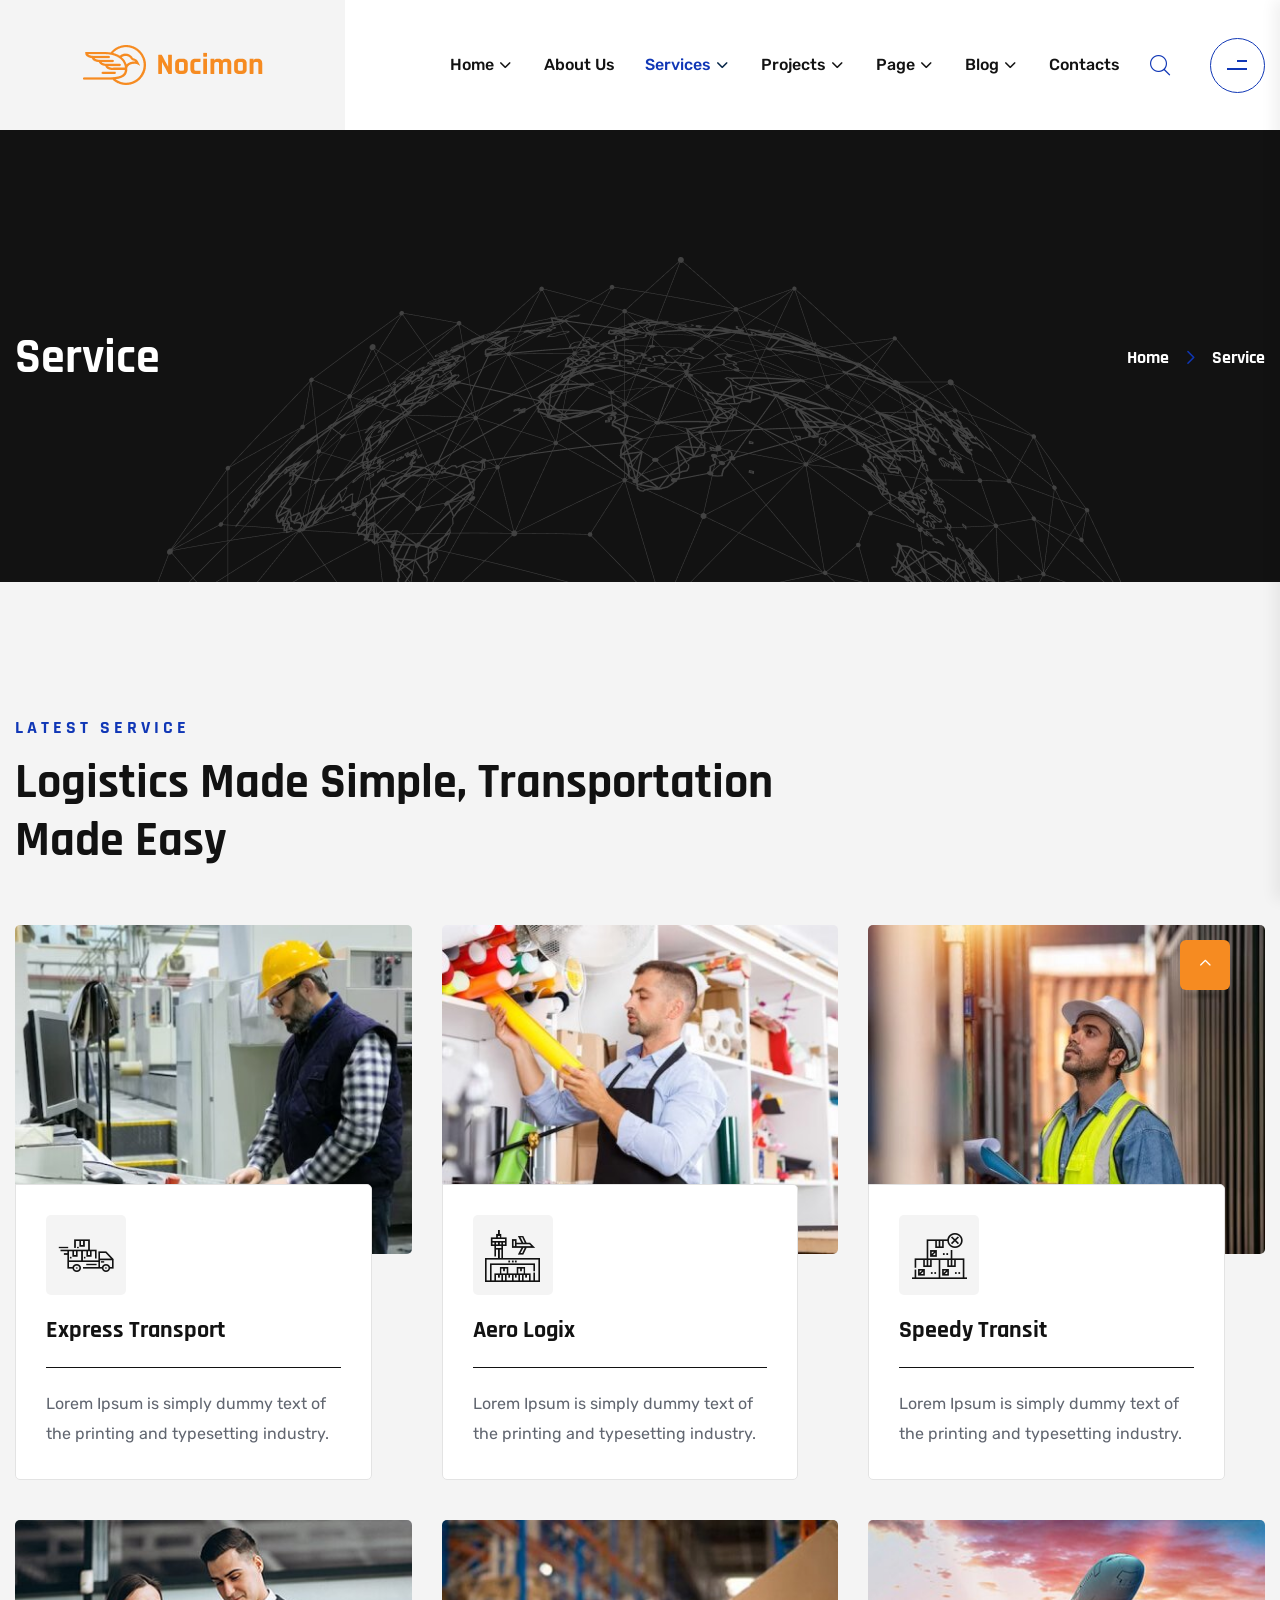
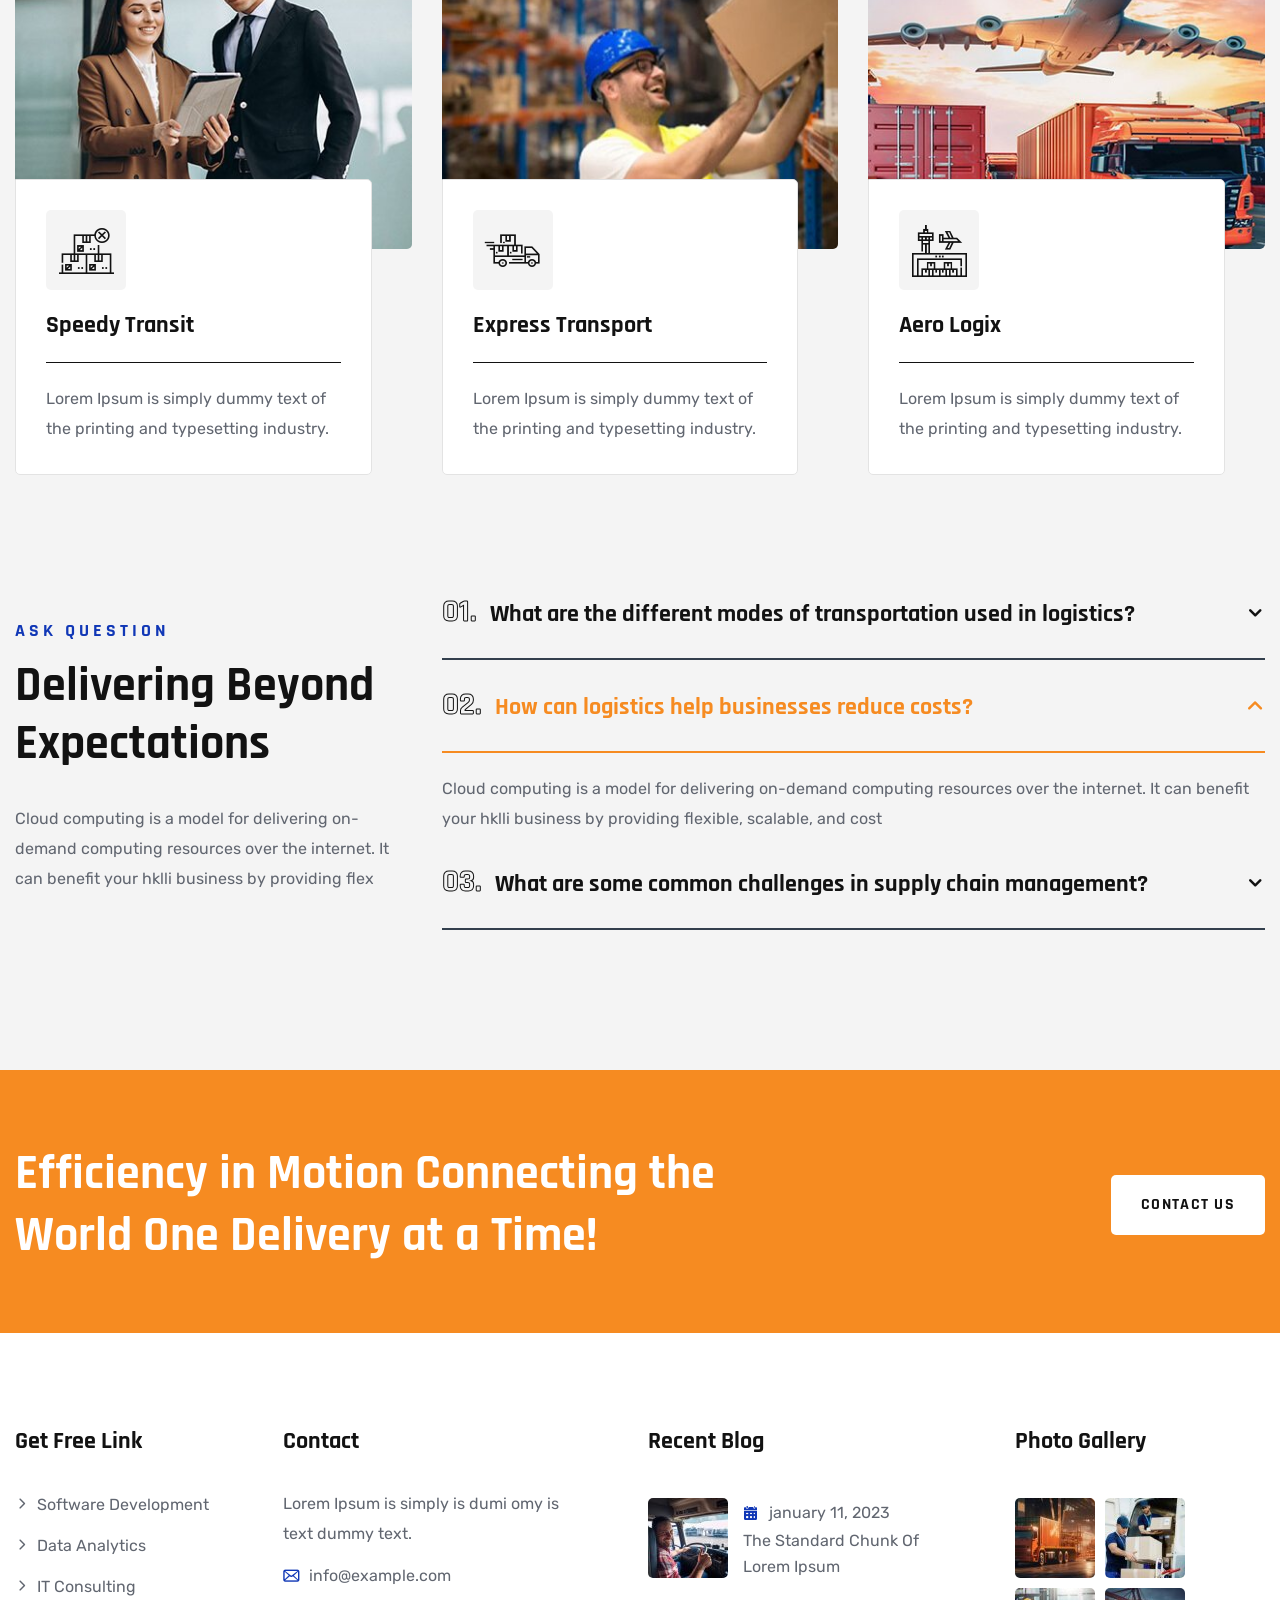
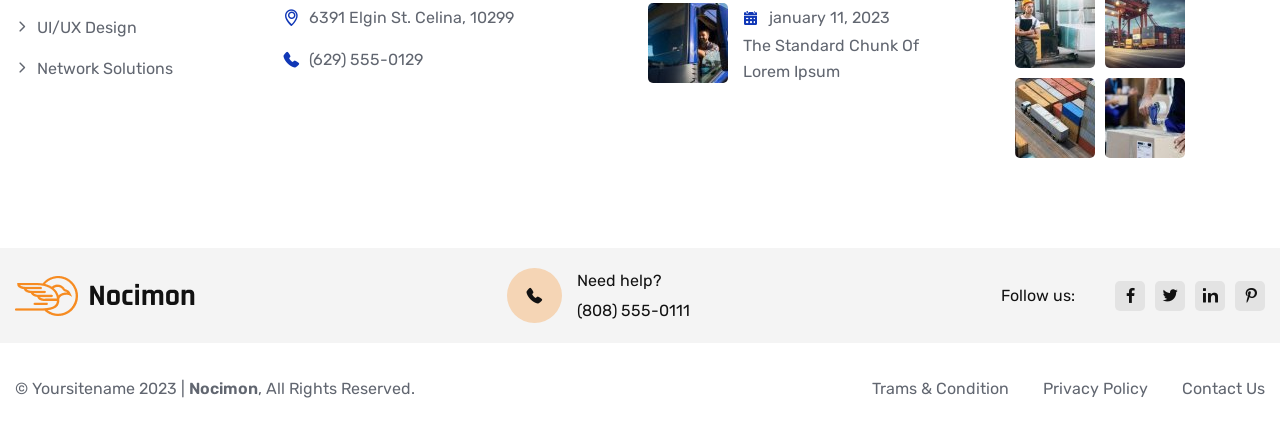
<file: services.html>
<!doctype html>
<html class="no-js" lang="en">


<!-- Mirrored from itcroctheme.com/nocimon/nocimon-html/services.html by HTTrack Website Copier/3.x [XR&CO'2014], Fri, 28 Feb 2025 09:51:52 GMT -->
<head>
    <meta charset="utf-8">
    <meta http-equiv="x-ua-compatible" content="ie=edge">
    <title>Nocimon || Responsive HTML 5 Template</title>
    <meta name="description" content="">
    <meta name="viewport" content="width=device-width, initial-scale=1">

    <link rel="shortcut icon" type="image/x-icon" href="assets/img/favicon.png">
    <!-- Place favicon.ico in the root directory -->

    <!-- CSS here -->
    <link rel="stylesheet" href="assets/css/01-bootstrap.min.css">
    <link rel="stylesheet" href="assets/css/02-all.min.css">
    <link rel="stylesheet" href="assets/css/03-jquery.magnific-popup.css">
    <link rel="stylesheet" href="assets/css/04-nice-select.css">
    <link rel="stylesheet" href="assets/css/05-odometer.css">
    <link rel="stylesheet" href="assets/css/06-swiper.min.css">
    <link rel="stylesheet" href="assets/css/07-animate.min.css">
    <link rel="stylesheet" href="assets/css/08-custom-animate.css">
    <link rel="stylesheet" href="assets/css/09-slick.css">
    <link rel="stylesheet" href="assets/css/10-icomoon.css">
    <link rel="stylesheet" href="assets/vendor/custom-animate/custom-animate.css">
    <link rel="stylesheet" href="assets/vendor/jarallax/jarallax.css">
    <link rel="stylesheet" href="assets/vendor/odometer/odometer.min.css">

    <link rel="stylesheet" href="assets/css/style.css">
    <link rel="stylesheet" href="assets/css/responsive.css">
</head>

<body class="body-gray-bg">

    <!-- preloader -->
    <div id="preloader">
        <div id="loading-center">
            <div class="loader">
                <div class="loader-outter"></div>
                <div class="loader-inner"></div>
            </div>
        </div>
    </div>
    <!-- preloader-end -->


    <!-- Start Extra Info -->
    <div class="extra-info">
        <div class="close-icon menu-close">
            <button>
                <i class="icon-close"></i>
            </button>
        </div>
        <div class="logo-side">
            <a href="index.html"><img src="assets/img/footer/footer-logo_img-1.png" alt="#"></a>
        </div>
        <div class="side-info">
            <div class="content-box">
                <h3>Welcome to our Best<br> Transportation Company</h3>
                <div class="text">
                    <p>
                        It is a long established fact that a reader will be distracted by the content of a page when
                        looking at its layout. Lorem Ipsum is simply text of the printing
                    </p>
                </div>
            </div>
            <!--Start Sidebar Contact Info -->
            <div class="sidebar-contact-info">
                <h3>Conatct Us</h3>
                <ul>
                    <li>
                        <div class="icon">
                            <span class="icon-open-mail"></span>
                        </div>
                        <div class="text">
                            <p><a href="mailto:info@example.com">info@nocimon.com</a></p>
                        </div>
                    </li>
                    <li>
                        <div class="icon">
                            <span class="icon-phone-call-1"></span>
                        </div>
                        <div class="text">
                            <p><a href="tel:+8801682648101">+1800 456 7890</a></p>
                        </div>
                    </li>
                    <li>
                        <div class="icon">
                            <span class="fa-regular fa-clock"></span>
                        </div>
                        <div class="text">
                            <p>Working Hour : 7.00am to 4.00pm</p>
                        </div>
                    </li>
                </ul>
            </div>
            <!--End Sidebar Contact Info -->
            <div class="side-content-newsletter-box">
                <h3>Newsletter Subscription</h3>
                <form action="https://itcroctheme.com/nocimon/nocimon-html/index.html" method="post">
                    <div class="form-group">
                        <input type="email" name="email" placeholder="Enter Email Address" required="">
                        <button class="thm-btn" type="submit">
                            <span class="txt">
                                <i class="icon-paper-plane"></i>
                            </span>
                        </button>
                    </div>
                </form>
            </div>
            <!--Start Side Social Links -->
            <div class="side-social-links">
                <ul class="clearfix">
                    <li>
                        <a href="#">
                            <i class="icon-facebook-app-symbol"></i>
                        </a>
                    </li>
                    <li>
                        <a href="#">
                            <i class="icon-twitter"></i>
                        </a>
                    </li>
                    <li>
                        <a href="#">
                            <i class="icon-linked-in-logo-of-two-letters"></i>
                        </a>
                    </li>
                    <li>
                        <a href="#">
                            <i class="icon-pinterest"></i>
                        </a>
                    </li>
                </ul>
            </div>
            <!--End Side Social Links -->
        </div>
    </div>
    <div class="offcanvas-overly"></div>
    <!-- End Extra Info -->


    <div class="page-wrapper">
        <!--Start Main Header One -->
        <header class="main-header main-header-one style4">
            <div id="sticky-header" class="menu-area">
                <div class="container">
                    <div class="main-header-one__inner">

                        <!--Start Main Header one Inner Left -->
                        <div class="main-header-style4__left">
                            <div class="logo-box-one">
                                <a href="index.html">
                                    <img src="assets/img/resource/logo-3.png" alt="Logo">
                                </a>
                            </div>
                        </div>
                        <!--End Main Header one Inner Left -->

                        <!--Start Main Header Style4 Middle -->
                        <div class="main-header-style4__middle">
                            <div class="menu-area__inner">
                                <div class="mobile-nav-toggler">
                                    <i class="fas fa-bars"></i>
                                </div>
                                <div class="menu-wrap">
                                    <nav class="menu-nav">
                                        <div class="navbar-wrap main-menu">
                                            <ul class="navigation">
                                                <li class="menu-item-has-children"><a href="#">Home</a>
                                                    <ul class="sub-menu">
                                                        <li><a href="index.html">Home One</a></li>
                                                        <li><a href="index-2.html">Home Two</a></li>
                                                        <li><a href="index-3.html">Home Three</a></li>
                                                    </ul>
                                                </li>
                                                <li><a href="about.html">About Us</a></li>
                                                <li class="active menu-item-has-children"><a href="#">Services</a>
                                                    <ul class="sub-menu">
                                                        <li>
                                                            <a href="services.html">View All Services</a>
                                                        </li>
                                                        <li>
                                                            <a href="service-details.html">Services Details</a>
                                                        </li>
                                                    </ul>
                                                </li>
                                                <li class="menu-item-has-children"><a href="#">Projects</a>
                                                    <ul class="sub-menu">
                                                        <li>
                                                            <a href="projects.html">View All Projects</a>
                                                        </li>
                                                        <li>
                                                            <a href="project-details.html">Projects Details</a>
                                                        </li>
                                                    </ul>
                                                </li>
                                                <li class="menu-item-has-children"><a href="#">Page</a>
                                                    <ul class="sub-menu">
                                                        <li>
                                                            <a href="testimonials.html">Testimonials</a>
                                                        </li>
                                                        <li><a href="faq.html">Faq’s</a></li>
                                                    </ul>
                                                </li>
                                                <li class="menu-item-has-children"><a href="#">Blog</a>
                                                    <ul class="sub-menu">
                                                        <li>
                                                            <a href="blog.html">Our Blog</a>
                                                        </li>
                                                        <li>
                                                            <a href="blog-details.html">Blog Details</a>
                                                        </li>
                                                    </ul>
                                                </li>
                                                <li><a href="contact.html">contacts</a></li>
                                            </ul>
                                        </div>
                                    </nav>
                                </div>
                            </div>

                            <div class="main-menu-right-box-one">
                                <div class="search-box-one">
                                    <a href="#" class="main-menu__search search-toggler">
                                        <span class="icon-search-interface-symbol"></span>
                                    </a>
                                </div>
                                <div class="side-content-button-one">
                                    <a class="menu-tigger" href="#">
                                        <span class="line"></span>
                                        <span class="line two"></span>
                                    </a>
                                </div>
                            </div>

                        </div>
                        <!--End Main Header Style4 Middle -->

                        <!--Start Main Header Style4 Right -->
                        <div class="main-header-style4__right">
                            <div class="contact-box">
                                <div class="icon">
                                    <span class="icon-phone-call-1"></span>
                                </div>
                                <div class="text-box">
                                    <p>Requesting A Call:</p>
                                    <h4><a href="tel:123456789">(629) 555-0129</a></h4>
                                </div>
                            </div>
                        </div>
                        <!--End Main Header Style4 Right -->

                    </div>
                </div>
            </div>

            <!--Start Mobile Menu  -->
            <div class="mobile-menu">
                <nav class="menu-box">
                    <div class="close-btn"><i class="fas fa-times"></i></div>
                    <div class="nav-logo">
                        <a href="index.html"><img src="assets/img/resource/mobile-menu-logo.png" alt="Logo"></a>
                    </div>
                    <div class="menu-outer">
                        <!--Here Menu Will Come Automatically Via Javascript / Same Menu as in Header-->
                    </div>
                    <div class="social-links">
                        <ul class="clearfix list-wrap">
                            <li><a href="#"><i class="fab fa-facebook-f"></i></a></li>
                            <li><a href="#"><i class="fab fa-twitter"></i></a></li>
                            <li><a href="#"><i class="fab fa-instagram"></i></a></li>
                            <li><a href="#"><i class="fab fa-linkedin-in"></i></a></li>
                            <li><a href="#"><i class="fab fa-youtube"></i></a></li>
                        </ul>
                    </div>
                </nav>
            </div>
            <div class="menu-backdrop"></div>
            <!-- End Mobile Menu -->
        </header>
        <!--End Main Header One -->

        <!--Start Page Header-->
        <section class="page-header">
            <div class="page-header__img float-bob-y"><img src="assets/img/resource/page-header-img.png" alt=""></div>
            <div class="container">
                <div class="page-header__inner">
                    <h2>Service</h2>
                    <ul class="thm-breadcrumb">
                        <li><a href="index.html">Home</a></li>
                        <li><span class="icon-left"></span></li>
                        <li>Service</li>
                    </ul>
                </div>
            </div>
        </section>
        <!--End Page Header-->

        <!--Start Service Two-->
        <section class="service-two service-two--service">
            <div class="container">
                <div class="sec-title">
                    <div class="sub-title">
                        <h4>Latest Service</h4>
                    </div>
                    <h2>
                        Logistics made simple, transportation <br> made easy
                    </h2>
                </div>
                <div class="row">

                    <!--Start Single Service Three-->
                    <div class="col-xl-4 col-lg-4 col-md-6 wow fadeInLeft" data-wow-delay="0ms"
                        data-wow-duration="1500ms">
                        <div class="service-three__single">
                            <div class="service-three__single-img">
                                <img src="assets/img/service/service-three__img1.jpg" alt="#">
                                <div class="service-three__single-img-bg"></div>
                            </div>
                            <div class="service-three__single-content">
                                <div class="icon">
                                    <span class="icon-delivery-truck2"></span>
                                </div>
                                <div class="title">
                                    <h3><a href="service-details.html">Express Transport</a></h3>
                                </div>
                                <div class="text">
                                    <p>
                                        Lorem Ipsum is simply dummy text of the printing and typesetting industry.
                                    </p>
                                </div>
                            </div>
                        </div>
                    </div>
                    <!--End Single Service Three-->
                    <!--Start Single Service Three-->
                    <div class="col-xl-4 col-lg-4 col-md-6 wow fadeInRight" data-wow-delay="200ms"
                        data-wow-duration="1500ms">
                        <div class="service-three__single">
                            <div class="service-three__single-img">
                                <img src="assets/img/service/service-three__img2.jpg" alt="#">
                                <div class="service-three__single-img-bg"></div>
                            </div>
                            <div class="service-three__single-content">
                                <div class="icon">
                                    <span class="icon-shipping1"></span>
                                </div>
                                <div class="title">
                                    <h3><a href="service-details.html">Aero Logix</a></h3>
                                </div>
                                <div class="text">
                                    <p>
                                        Lorem Ipsum is simply dummy text of the printing and typesetting industry.
                                    </p>
                                </div>
                            </div>
                        </div>
                    </div>
                    <!--End Single Service Three-->
                    <!--Start Single Service Three-->
                    <div class="col-xl-4 col-lg-4 col-md-6 wow fadeInLeft" data-wow-delay="400ms"
                        data-wow-duration="1500ms">
                        <div class="service-three__single">
                            <div class="service-three__single-img">
                                <img src="assets/img/service/service-three__img3.jpg" alt="#">
                                <div class="service-three__single-img-bg"></div>
                            </div>
                            <div class="service-three__single-content">
                                <div class="icon">
                                    <span class="icon-cancel"></span>
                                </div>
                                <div class="title">
                                    <h3><a href="service-details.html">Speedy Transit</a></h3>
                                </div>
                                <div class="text">
                                    <p>
                                        Lorem Ipsum is simply dummy text of the printing and typesetting industry.
                                    </p>
                                </div>
                            </div>
                        </div>
                    </div>
                    <!--End Single Service Three-->


                    <!--Start Single Service Three-->
                    <div class="col-xl-4 col-lg-4 col-md-6 wow fadeInLeft" data-wow-delay="400ms"
                        data-wow-duration="1500ms">
                        <div class="service-three__single">
                            <div class="service-three__single-img">
                                <img src="assets/img/service/service-three__img4.jpg" alt="#">
                                <div class="service-three__single-img-bg"></div>
                            </div>
                            <div class="service-three__single-content">
                                <div class="icon">
                                    <span class="icon-cancel"></span>
                                </div>
                                <div class="title">
                                    <h3><a href="service-details.html">Speedy Transit</a></h3>
                                </div>
                                <div class="text">
                                    <p>
                                        Lorem Ipsum is simply dummy text of the printing and typesetting industry.
                                    </p>
                                </div>
                            </div>
                        </div>
                    </div>
                    <!--End Single Service Three-->
                    <!--Start Single Service Three-->
                    <div class="col-xl-4 col-lg-4 col-md-6 wow fadeInLeft" data-wow-delay="0ms"
                        data-wow-duration="1500ms">
                        <div class="service-three__single">
                            <div class="service-three__single-img">
                                <img src="assets/img/service/service-three__img5.jpg" alt="#">
                                <div class="service-three__single-img-bg"></div>
                            </div>
                            <div class="service-three__single-content">
                                <div class="icon">
                                    <span class="icon-delivery-truck2"></span>
                                </div>
                                <div class="title">
                                    <h3><a href="service-details.html">Express Transport</a></h3>
                                </div>
                                <div class="text">
                                    <p>
                                        Lorem Ipsum is simply dummy text of the printing and typesetting industry.
                                    </p>
                                </div>
                            </div>
                        </div>
                    </div>
                    <!--End Single Service Three-->
                    <!--Start Single Service Three-->
                    <div class="col-xl-4 col-lg-4 col-md-6 wow fadeInRight" data-wow-delay="200ms"
                        data-wow-duration="1500ms">
                        <div class="service-three__single">
                            <div class="service-three__single-img">
                                <img src="assets/img/service/service-three__img6.jpg" alt="#">
                                <div class="service-three__single-img-bg"></div>
                            </div>
                            <div class="service-three__single-content">
                                <div class="icon">
                                    <span class="icon-shipping1"></span>
                                </div>
                                <div class="title">
                                    <h3><a href="service-details.html">Aero Logix</a></h3>
                                </div>
                                <div class="text">
                                    <p>
                                        Lorem Ipsum is simply dummy text of the printing and typesetting industry.
                                    </p>
                                </div>
                            </div>
                        </div>
                    </div>
                    <!--End Single Service Three-->



                </div>
            </div>
        </section>
        <!--End Service Two-->

        <!--Start FAQ One-->
        <section class="faq-one faq-one--service">
            <div class="container">
                <div class="row">
                    <div class="col-xl-4">
                        <div class="faq-one__title">
                            <div class="sec-title">
                                <div class="sub-title">
                                    <h4>Ask Question</h4>
                                </div>
                                <h2>
                                    Delivering Beyond<br>Expectations
                                </h2>
                            </div>
                            <div class="text">
                                <p>
                                    Cloud computing is a model for delivering on-demand computing resources over the
                                    internet. It can benefit your hklli business by providing flex
                                </p>
                            </div>
                        </div>
                    </div>
                    <div class="col-xl-8">
                        <div class="faq-one__content">
                            <div class="accordion-box-one">
                                <!--Start single accordion box-->
                                <div class="accordion accordion-block">
                                    <div class="accord-btn">
                                        <h3>
                                            <span>01.</span> What are the different modes of transportation used in
                                            logistics?
                                        </h3>
                                    </div>
                                    <div class="accord-content">
                                        <p>Cloud computing is a model for delivering on-demand computing resources over
                                            the internet. It can benefit your hklli business by providing flexible,
                                            scalable, and cost</p>
                                    </div>
                                </div>
                                <!--End single accordion box-->
                                <!--Start single accordion box-->
                                <div class="accordion accordion-block">
                                    <div class="accord-btn active">
                                        <h3>
                                            <span>02.</span>
                                            How can logistics help businesses reduce costs?
                                        </h3>
                                    </div>
                                    <div class="accord-content collapsed">
                                        <p>Cloud computing is a model for delivering on-demand computing resources over
                                            the internet. It can benefit your hklli business by providing flexible,
                                            scalable, and cost</p>
                                    </div>
                                </div>
                                <!--End single accordion box-->
                                <!--Start single accordion box-->
                                <div class="accordion accordion-block">
                                    <div class="accord-btn">
                                        <h3>
                                            <span>03.</span> What are some common challenges in supply chain management?
                                        </h3>
                                    </div>
                                    <div class="accord-content">
                                        <p>Cloud computing is a model for delivering on-demand computing resources over
                                            the internet. It can benefit your hklli business by providing flexible,
                                            scalable, and cost</p>
                                    </div>
                                </div>
                                <!--End single accordion box-->

                            </div>
                        </div>

                    </div>
                </div>
            </div>
        </section>
        <!--End FAQ One-->

        <!--Start Cta One-->
        <section class="cta-one cta-one--style2">
            <div class="container">
                <div class="cta-one__inner cta-one__inner--style2">
                    <div class="cta-one__inner-box cta-one__inner-box--style2">
                        <div class="title-box">
                            <h2>Efficiency in Motion Connecting the<br>World One Delivery at a Time!</h2>
                        </div>
                    </div>
                    <div class="cta-one__btn cta-one__btn--style2">
                        <a href="#" class="thm-btn">
                            <span class="txt">
                                contact us
                            </span>
                        </a>
                    </div>

                </div>
            </div>
        </section>
        <!--End Cta One-->

        <!--Start Footer One-->
        <footer class="footer-one">
            <!-- Start Footer Main -->
            <div class="footer-main footer-main--white-bg">
                <div class="container">

                    <div class="footer-main__inner">
                        <div class="row">

                            <!--Start Single Footer Widget-->
                            <div class="col-xl-3 col-lg-6 col-md-6">
                                <div class="single-footer-widget single-footer-widget--two">
                                    <div class="title">
                                        <h3>Get Free Link</h3>
                                    </div>
                                    <div class="footer-widget__links-box">
                                        <ul>
                                            <li>
                                                <a href="#"><span class="icon-chevron"></span>Software Development</a>
                                            </li>
                                            <li>
                                                <a href="#"><span class="icon-chevron"></span>Data Analytics</a>
                                            </li>
                                            <li>
                                                <a href="#"><span class="icon-chevron"></span>IT Consulting</a>
                                            </li>
                                            <li>
                                                <a href="#"><span class="icon-chevron"></span>UI/UX Design</a>
                                            </li>
                                            <li>
                                                <a href="#"><span class="icon-chevron"></span>Network Solutions</a>
                                            </li>
                                        </ul>
                                    </div>

                                </div>
                            </div>
                            <!--End Single Footer Widget-->

                            <!--Start Single Footer Widget-->
                            <div class="col-xl-3 col-lg-6 col-md-6">
                                <div class="single-footer-widget single-footer-widget--two ml-52">
                                    <div class="title">
                                        <h3>Contact</h3>
                                    </div>
                                    <div class="single-footer-widget__contact-info">
                                        <div class="text">
                                            <p>Lorem Ipsum is simply is dumi omy is text dummy text.</p>
                                        </div>
                                        <ul class="clearfix">
                                            <li>
                                                <div class="icon">
                                                    <span class="icon-envelope"></span>
                                                </div>
                                                <p><a href="mailto:info@example.com">info@example.com</a></p>
                                            </li>
                                            <li>
                                                <div class="icon">
                                                    <span class="icon-location-pin"></span>
                                                </div>
                                                <p>6391 Elgin St. Celina, 10299</p>
                                            </li>
                                            <li>
                                                <div class="icon">
                                                    <span class="icon-phone-call-1"></span>
                                                </div>
                                                <p><a href="tel:(629)555-0129">(629) 555-0129</a></p>
                                            </li>
                                        </ul>
                                    </div>
                                </div>
                            </div>
                            <!--End Single Footer Widget-->

                            <!--Start Single Footer Widget-->
                            <div class="col-xl-3 col-lg-6 col-md-6">
                                <div class="single-footer-widget single-footer-widget--two ml-7">
                                    <div class="title">
                                        <h3>Recent Blog</h3>
                                    </div>
                                    <div class="single-footer-widget__recent-blog-list">
                                        <ul class="clearfix">
                                            <li>
                                                <div class="img-box">
                                                    <img src="assets/img/footer/footer-one__recent-blog__img1.jpg"
                                                        alt="#">
                                                    <a href="#"><i class="fa-solid fa-link"></i></a>
                                                </div>
                                                <div class="title-box">
                                                    <div class="date-box">
                                                        <div class="icon">
                                                            <span class="icon-calendar"></span>
                                                        </div>
                                                        <div class="text">
                                                            <p>january 11, 2023</p>
                                                        </div>
                                                    </div>
                                                    <h5><a href="#">The standard chunk of Lorem Ipsum</a></h5>
                                                </div>
                                            </li>
                                            <li>
                                                <div class="img-box">
                                                    <img src="assets/img/footer/footer-one__recent-blog__img2.jpg"
                                                        alt="#">
                                                    <a href="#"><i class="fa-solid fa-link"></i></a>
                                                </div>
                                                <div class="title-box">
                                                    <div class="date-box">
                                                        <div class="icon">
                                                            <span class="icon-calendar"></span>
                                                        </div>
                                                        <div class="text">
                                                            <p>january 11, 2023</p>
                                                        </div>
                                                    </div>
                                                    <h5><a href="#">The standard chunk of Lorem Ipsum</a></h5>
                                                </div>
                                            </li>
                                        </ul>
                                    </div>
                                </div>
                            </div>
                            <!--End Single Footer Widget-->

                            <!--Start Single Footer Widget-->
                            <div class="col-xl-3 col-lg-6 col-md-6">
                                <div class="single-footer-widget single-footer-widget--two pl40">
                                    <div class="title">
                                        <h3>Photo Gallery</h3>
                                    </div>
                                    <div class="single-footer-widget__photo-gallery-list">
                                        <ul class="clearfix">
                                            <li>
                                                <div class="footer-widget__photo-gallery-img">
                                                    <img src="assets/img/footer/footer-widget__photo-gallery-img-1.jpg"
                                                        alt="">
                                                    <a href="#"><i class="fa-solid fa-link"></i></a>
                                                </div>
                                            </li>
                                            <li>
                                                <div class="footer-widget__photo-gallery-img">
                                                    <img src="assets/img/footer/footer-widget__photo-gallery-img-2.jpg"
                                                        alt="">
                                                    <a href="#"><i class="fa-solid fa-link"></i></a>
                                                </div>
                                            </li>
                                            <li>
                                                <div class="footer-widget__photo-gallery-img">
                                                    <img src="assets/img/footer/footer-widget__photo-gallery-img-3.jpg"
                                                        alt="">
                                                    <a href="#"><i class="fa-solid fa-link"></i></a>
                                                </div>
                                            </li>
                                            <li>
                                                <div class="footer-widget__photo-gallery-img">
                                                    <img src="assets/img/footer/footer-widget__photo-gallery-img-4.jpg"
                                                        alt="">
                                                    <a href="#"><i class="fa-solid fa-link"></i></a>
                                                </div>
                                            </li>
                                            <li>
                                                <div class="footer-widget__photo-gallery-img">
                                                    <img src="assets/img/footer/footer-widget__photo-gallery-img-5.jpg"
                                                        alt="">
                                                    <a href="#"><i class="fa-solid fa-link"></i></a>
                                                </div>
                                            </li>
                                            <li>
                                                <div class="footer-widget__photo-gallery-img">
                                                    <img src="assets/img/footer/footer-widget__photo-gallery-img-6.jpg"
                                                        alt="">
                                                    <a href="#"><i class="fa-solid fa-link"></i></a>
                                                </div>
                                            </li>
                                        </ul>
                                    </div>
                                </div>
                            </div>
                            <!--End Single Footer Widget-->

                        </div>
                    </div>
                </div>
            </div>
            <!-- End Footer Main -->

            <!--Start Footer Middle-->
            <div class="footer-middle footer-middle--two">
                <div class="container">
                    <div class="footer-middle__inner">
                        <div class="footer-logo-box">
                            <img src="assets/img/footer/footer-three-logo_img-2.png" alt="#">
                        </div>
                        <div class="phone-number-box phone-number-box--style2">
                            <div class="icon">
                                <span class="icon-phone-call-1"></span>
                            </div>
                            <div class="text">
                                <p>Need help?</p>
                                <p><a href="tel:(808)555-0111">(808) 555-0111</a></p>
                            </div>
                        </div>
                        <div class="socel-link-box socel-link-box--two">
                            <div class="text">
                                <p>Follow us:</p>
                            </div>
                            <ul class="clearfix">
                                <li>
                                    <a href="#">
                                        <i class="icon-facebook-app-symbol"></i>
                                    </a>
                                </li>
                                <li>
                                    <a href="#">
                                        <i class="icon-twitter"></i>
                                    </a>
                                </li>
                                <li>
                                    <a href="#">
                                        <i class="icon-linked-in-logo-of-two-letters"></i>
                                    </a>
                                </li>
                                <li>
                                    <a href="#">
                                        <i class="icon-pinterest"></i>
                                    </a>
                                </li>
                            </ul>
                        </div>
                    </div>
                </div>
            </div>
            <!--End Footer Middle-->

            <!--Start Footer Bottom -->
            <div class="footer-bottom footer-bottom--two">
                <div class="container">
                    <div class="footer-bottom__inner">
                        <div class="copyright-text copyright-text--two">
                            <p>© Yoursitename 2023 | <a href="index.html">Nocimon</a>, All Rights Reserved.</p>
                        </div>

                        <div class="copyright-menu copyright-menu--two">
                            <ul>
                                <li>
                                    <p><a href="#">Trams &amp; Condition</a></p>
                                </li>
                                <li>
                                    <p><a href="#">Privacy Policy</a></p>
                                </li>
                                <li>
                                    <p><a href="#">Contact Us</a></p>
                                </li>
                            </ul>
                        </div>
                    </div>
                </div>
            </div>
            <!--End Footer Bottom -->
        </footer>
        <!--Start Footer One-->

    </div>


    <!-- Scroll-top -->
    <button class="scroll-top scroll-to-target" data-target="html">
        <i class="icon-arrowhead-up"></i>
    </button>
    <!-- Scroll-top-end-->


    <!--Start Search Popup -->
    <div class="search-popup">
        <div class="search-popup__overlay search-toggler">
            <div class="search-close-btn">
                <i class="icon-plus"></i>
            </div>
        </div>
        <div class="search-popup__content">
            <form action="#">
                <label for="search" class="sr-only">search here</label>
                <input type="search" id="search" placeholder="Search Here..." />
                <button type="submit" aria-label="search submit" class="btn-one">
                    <i class="icon-search-interface-symbol"></i>
                </button>
            </form>
        </div>
    </div>
    <!--End Search Popup -->



    <!-- JS here -->
    <script src="assets/js/jquery-3.6.0.min.js"></script>
    <script src="assets/js/01-ajax-form.js"></script>
    <script src="assets/js/02-bootstrap.min.js"></script>
    <script src="assets/js/03-jquery.appear.js"></script>
    <script src="assets/js/04-swiper.min.js"></script>
    <script src="assets/js/05-jquery.odometer.min.js"></script>
    <script src="assets/js/06-jquery.magnific-popup.min.js"></script>
    <script src="assets/js/07-jquery.nice-select.min.js"></script>
    <script src="assets/js/08-slick.min.js"></script>
    <script src="assets/js/09-wow.min.js"></script>
    <script src="assets/js/10-jquery.circleType.js"></script>
    <script src="assets/js/11-jquery.lettering.min.js"></script>
    <script src="assets/js/12-TweenMax.min.js"></script>
    <script src="assets/vendor/jarallax/jarallax.min.js"></script>
    <script src="assets/vendor/marquee/marquee.min.js"></script>
    <script src="assets/vendor/odometer/odometer.min.js"></script>




    <script src="assets/js/main.js"></script>

</body>


<!-- Mirrored from itcroctheme.com/nocimon/nocimon-html/services.html by HTTrack Website Copier/3.x [XR&CO'2014], Fri, 28 Feb 2025 09:51:55 GMT -->
</html>
</file>
<file: assets/css/04-nice-select.css>
.nice-select {
    position: relative;
    display: block;
    -webkit-tap-highlight-color: transparent;
    background-color: #fff;
    border-radius: 4px;
    border: 0px solid #ffffff;
    box-sizing: border-box;
    clear: both;
    cursor: pointer;
    float: left;
    font-family: inherit;
    color: rgba(13, 66, 80, 0.4);
    font-size: 16px;
    font-weight: 500;
    height: 50px;
    line-height: 50px;
    outline: none;
    padding-left: 20px;
    padding-right: 20px;
    text-align: left !important;
    -webkit-transition: all 0.2s ease-in-out;
    transition: all 0.2s ease-in-out;
    -webkit-user-select: none;
    -moz-user-select: none;
    -ms-user-select: none;
    user-select: none;
    white-space: nowrap;
    width: auto;
    font-family: var(--thm-body-font);
}

.nice-select:hover {
    border-color: var(--thm-black);
}

.nice-select:active,
.nice-select.open,
.nice-select:focus {
    border-color: var(--thm-primary);
}


.nice-select:after {
    position: absolute;
    right: 17px;
    top: 50%;
    margin-top: -4px;
    display: block;
    border-bottom: 2px solid #999;
    border-right: 2px solid #999;
    content: '';
    width: 6px;
    height: 6px;
    pointer-events: none;
    -webkit-transform-origin: 66% 66%;
    -ms-transform-origin: 66% 66%;
    transform-origin: 66% 66%;
    -webkit-transform: rotate(45deg);
    -ms-transform: rotate(45deg);
    transform: rotate(45deg);
    -webkit-transition: all 0.15s ease-in-out;
    transition: all 0.15s ease-in-out;
}

.nice-select.open:after {
    -webkit-transform: rotate(-135deg);
    -ms-transform: rotate(-135deg);
    transform: rotate(-135deg);
}

.nice-select.open .list {
    opacity: 1;
    pointer-events: auto;
    -webkit-transform: scale(1) translateY(0);
    -ms-transform: scale(1) translateY(0);
    transform: scale(1) translateY(0);
}

.nice-select.disabled {
    border-color: #ededed;
    color: #999;
    pointer-events: none;
}

.nice-select.disabled:after {
    border-color: #cccccc;
}

.nice-select.wide {
    width: 100%;
}

.nice-select.wide .list {
    left: 0 !important;
    right: 0 !important;
}


.nice-select.right {
    float: right;
}

.nice-select.right .list {
    left: auto;
    right: 0;
}

.nice-select.small {
    font-size: 12px;
    height: 36px;
    line-height: 34px;
}

.nice-select.small:after {
    height: 4px;
    width: 4px;
}

.nice-select.small .option {
    line-height: 34px;
    min-height: 34px;
}

.nice-select .list {
    background-color: var(--thm-secondary);
    border-radius: 5px;
    box-shadow: 0 0 0 1px rgba(68, 68, 68, 0.11);
    box-sizing: border-box;
    margin-top: 4px;
    opacity: 0;
    overflow: hidden;
    padding: 0;
    pointer-events: none;
    position: absolute;
    top: 100%;
    left: 0;
    -webkit-transform-origin: 50% 0;
    -ms-transform-origin: 50% 0;
    transform-origin: 50% 0;
    -webkit-transform: scale(0.75) translateY(-21px);
    -ms-transform: scale(0.75) translateY(-21px);
    transform: scale(0.75) translateY(-21px);
    -webkit-transition: all 0.2s cubic-bezier(0.5, 0, 0, 1.25), opacity 0.15s ease-out;
    transition: all 0.2s cubic-bezier(0.5, 0, 0, 1.25), opacity 0.15s ease-out;
    z-index: 9;
}

.nice-select .list:hover .option:not(:hover) {
    background-color: transparent !important;
}

.nice-select .option {
    position: relative;
    display: block;
    width: 100%;
    float: none;
    border-right: none;
    color: #ffffff;
    font-weight: 500;
    line-height: 40px;
    list-style: none;
    min-height: 40px;
    outline: none;
    padding-left: 18px;
    padding-right: 29px;
    text-align: left;
    cursor: pointer;
    -webkit-transition: all 0.2s;
    transition: all 0.2s;
}

.nice-select .option:last-child {
    width: 100%;
}

.nice-select .option:hover,
.nice-select .option.focus,
.nice-select .option.selected.focus {
    color: #ffffff;
    background-color: var(--thm-black);
}

.nice-select .option.selected {
    font-weight: 500;
}

.nice-select .option.disabled {
    background-color: transparent;
    color: #999;
    cursor: default;
}

.no-csspointerevents .nice-select .list {
    display: none;
}

.no-csspointerevents .nice-select.open .list {
    display: block;
}
</file>
<file: assets/css/05-odometer.css>
.odometer.odometer-auto-theme, .odometer.odometer-theme-default {
  display: inline-block;
  vertical-align: middle;
  *vertical-align: auto;
  *zoom: 1;
  *display: inline;
  position: relative;
}
.odometer.odometer-auto-theme .odometer-digit, .odometer.odometer-theme-default .odometer-digit {
  display: inline-block;
  vertical-align: middle;
  *vertical-align: auto;
  *zoom: 1;
  *display: inline;
  position: relative;
}
.odometer.odometer-auto-theme .odometer-digit .odometer-digit-spacer, .odometer.odometer-theme-default .odometer-digit .odometer-digit-spacer {
  display: inline-block;
  vertical-align: middle;
  *vertical-align: auto;
  *zoom: 1;
  *display: inline;
  visibility: hidden;
}
.odometer.odometer-auto-theme .odometer-digit .odometer-digit-inner, .odometer.odometer-theme-default .odometer-digit .odometer-digit-inner {
  text-align: left;
  display: block;
  position: absolute;
  top: 0;
  left: 0;
  right: 0;
  bottom: 0;
  overflow: hidden;
}
.odometer.odometer-auto-theme .odometer-digit .odometer-ribbon, .odometer.odometer-theme-default .odometer-digit .odometer-ribbon {
  display: block;
}
.odometer.odometer-auto-theme .odometer-digit .odometer-ribbon-inner, .odometer.odometer-theme-default .odometer-digit .odometer-ribbon-inner {
  display: block;
  -webkit-backface-visibility: hidden;
  backface-visibility: hidden;
}
.odometer.odometer-auto-theme .odometer-digit .odometer-value, .odometer.odometer-theme-default .odometer-digit .odometer-value {
  display: block;
  -webkit-transform: translateZ(0);
  transform: translateZ(0);
}
.odometer.odometer-auto-theme .odometer-digit .odometer-value.odometer-last-value, .odometer.odometer-theme-default .odometer-digit .odometer-value.odometer-last-value {
  position: absolute;
}
.odometer.odometer-auto-theme.odometer-animating-up .odometer-ribbon-inner, .odometer.odometer-theme-default.odometer-animating-up .odometer-ribbon-inner {
  -webkit-transition: -webkit-transform 2s;
  -moz-transition: -moz-transform 2s;
  -ms-transition: -ms-transform 2s;
  -o-transition: -o-transform 2s;
  transition: transform 2s;
}
.odometer.odometer-auto-theme.odometer-animating-up.odometer-animating .odometer-ribbon-inner, .odometer.odometer-theme-default.odometer-animating-up.odometer-animating .odometer-ribbon-inner {
  -webkit-transform: translateY(-100%);
  -moz-transform: translateY(-100%);
  -ms-transform: translateY(-100%);
  -o-transform: translateY(-100%);
  transform: translateY(-100%);
}
.odometer.odometer-auto-theme.odometer-animating-down .odometer-ribbon-inner, .odometer.odometer-theme-default.odometer-animating-down .odometer-ribbon-inner {
  -webkit-transform: translateY(-100%);
  -moz-transform: translateY(-100%);
  -ms-transform: translateY(-100%);
  -o-transform: translateY(-100%);
  transform: translateY(-100%);
}
.odometer.odometer-auto-theme.odometer-animating-down.odometer-animating .odometer-ribbon-inner, .odometer.odometer-theme-default.odometer-animating-down.odometer-animating .odometer-ribbon-inner {
  -webkit-transition: -webkit-transform 2s;
  -moz-transition: -moz-transform 2s;
  -ms-transition: -ms-transform 2s;
  -o-transition: -o-transform 2s;
  transition: transform 2s;
  -webkit-transform: translateY(0);
  -moz-transform: translateY(0);
  -ms-transform: translateY(0);
  -o-transform: translateY(0);
  transform: translateY(0);
}
.odometer.odometer-auto-theme .odometer-value, .odometer.odometer-theme-default .odometer-value {
  text-align: center;
}
.odometer-formatting-mark {
  display: none;
}
</file>
<file: assets/css/10-icomoon.css>
@font-face {
  font-family: 'icomoon';
  src: url('../fonts/icomoon3317.eot?m31ns');
  src: url('../fonts/icomoon3317.eot?m31ns#iefix') format('embedded-opentype'),
    url('../fonts/icomoon3317.ttf?m31ns') format('truetype'),
    url('../fonts/icomoon3317.woff?m31ns') format('woff'),
    url('../fonts/icomoon3317.svg?m31ns#icomoon') format('svg');
  font-weight: normal;
  font-style: normal;
  font-display: block;
}

[class^="icon-"],
[class*=" icon-"] {
  /* use !important to prevent issues with browser extensions that change fonts */
  font-family: 'icomoon' !important;
  speak: never;
  font-style: normal;
  font-weight: normal;
  font-variant: normal;
  text-transform: none;
  line-height: 1;

  /* Better Font Rendering =========== */
  -webkit-font-smoothing: antialiased;
  -moz-osx-font-smoothing: grayscale;
}







.icon-packages:before {
  content: "\e900";
}

.icon-order:before {
  content: "\e901";
}

.icon-packages1:before {
  content: "\e902";
}

.icon-website:before {
  content: "\e903";
}

.icon-shipping:before {
  content: "\e904";
}

.icon-cancel:before {
  content: "\e905";
}

.icon-web:before {
  content: "\e906";
}

.icon-delivery:before {
  content: "\e907";
}

.icon-package:before {
  content: "\e908";
}

.icon-packages2:before {
  content: "\e909";
}

.icon-delivery-truck:before {
  content: "\e90a";
}

.icon-delivery-truck1:before {
  content: "\e90b";
}

.icon-cargo-ship:before {
  content: "\e90c";
}

.icon-packages3:before {
  content: "\e90d";
}

.icon-protected:before {
  content: "\e90e";
}

.icon-international:before {
  content: "\e90f";
}

.icon-mobile:before {
  content: "\e910";
}

.icon-food-delivery:before {
  content: "\e911";
}

.icon-24-hours-delivery:before {
  content: "\e912";
}

.icon-cargo:before {
  content: "\e913";
}

.icon-packages4:before {
  content: "\e914";
}

.icon-packages5:before {
  content: "\e915";
}

.icon-warehouse:before {
  content: "\e916";
}

.icon-warehouse1:before {
  content: "\e917";
}

.icon-shipping1:before {
  content: "\e918";
}

.icon-post-office:before {
  content: "\e919";
}

.icon-food-delivery1:before {
  content: "\e91a";
}

.icon-order1:before {
  content: "\e91b";
}

.icon-mobile1:before {
  content: "\e91c";
}

.icon-box:before {
  content: "\e91d";
}

.icon-global:before {
  content: "\e91e";
}

.icon-time:before {
  content: "\e91f";
}

.icon-delivery1:before {
  content: "\e920";
}

.icon-delivery-truck2:before {
  content: "\e921";
}

.icon-delivery2:before {
  content: "\e922";
}

.icon-packages6:before {
  content: "\e923";
}

.icon-packages7:before {
  content: "\e924";
}

.icon-shipping2:before {
  content: "\e925";
}

.icon-shipping3:before {
  content: "\e926";
}

.icon-packages8:before {
  content: "\e927";
}

.icon-document-new-business1:before {
  content: "\e928";
}

.icon-download-down:before {
  content: "\e929";
}

.icon-envelope:before {
  content: "\e92a";
}

.icon-pin:before {
  content: "\e92b";
}

.icon-facebook-app-symbol:before {
  content: "\e92c";
}

.icon-linked-in-logo-of-two-letters:before {
  content: "\e92d";
}

.icon-twitter:before {
  content: "\e92e";
}

.icon-pinterest:before {
  content: "\e92f";
}

.icon-down-filled-triangular-arrow:before {
  content: "\e930";
}

.icon-heart:before {
  content: "\e931";
}

.icon-shopping-cart:before {
  content: "\e932";
}

.icon-search-interface-symbol:before {
  content: "\e933";
}

.icon-right-arrow:before {
  content: "\e934";
}

.icon-right-arrow-1:before {
  content: "\e935";
}

.icon-left-arrow-1:before {
  content: "\e936";
}

.icon-up-and-down-arrows:before {
  content: "\e937";
}

.icon-view:before {
  content: "\e938";
}

.icon-star:before {
  content: "\e939";
}

.icon-pointed-star:before {
  content: "\e93a";
}

.icon-customer-testimonial:before {
  content: "\e93b";
}

.icon-send:before {
  content: "\e93c";
}

.icon-customer-support:before {
  content: "\e93d";
}

.icon-secure-payment:before {
  content: "\e93e";
}

.icon-quotation:before {
  content: "\e93f";
}

.icon-phone-call:before {
  content: "\e940";
}

.icon-user:before {
  content: "\e941";
}

.icon-text:before {
  content: "\e942";
}

.icon-arrow-up:before {
  content: "\e943";
}

.icon-home:before {
  content: "\e944";
}

.icon-check:before {
  content: "\e945";
}

.icon-open-mail:before {
  content: "\e946";
}

.icon-location-pin:before {
  content: "\e947";
}

.icon-list:before {
  content: "\e948";
}

.icon-categories:before {
  content: "\e949";
}

.icon-left:before {
  content: "\e94a";
}

.icon-increase:before {
  content: "\e94b";
}

.icon-verified:before {
  content: "\e94c";
}

.icon-plus:before {
  content: "\e94d";
}

.icon-plus-1:before {
  content: "\e94e";
}

.icon-minus:before {
  content: "\e94f";
}

.icon-minus-1:before {
  content: "\e950";
}

.icon-like:before {
  content: "\e951";
}

.icon-close:before {
  content: "\e952";
}

.icon-phone-call-1:before {
  content: "\e953";
}

.icon-instagram:before {
  content: "\e954";
}

.icon-search:before {
  content: "\e955";
}

.icon-right-arrow-2:before {
  content: "\e956";
}

.icon-play-button-arrowhead:before {
  content: "\e957";
}

.icon-quote-right:before {
  content: "\e958";
}

.icon-star-1:before {
  content: "\e959";
}

.icon-share:before {
  content: "\e95a";
}

.icon-calendar:before {
  content: "\e95b";
}

.icon-speech-bubbles-comment-option:before {
  content: "\e95c";
}

.icon-user-1:before {
  content: "\e95d";
}

.icon-chevron:before {
  content: "\e95e";
}

.icon-paper-plane:before {
  content: "\e95f";
}

.icon-add:before {
  content: "\e960";
}

.icon-check-mark:before {
  content: "\e961";
}

.icon-sparkler:before {
  content: "\e962";
}

.icon-down-chevron:before {
  content: "\e963";
}

.icon-arrow-upper-right:before {
  content: "\e964";
}

.icon-arrowhead-up:before {
  content: "\e965";
}

.icon-quote:before {
  content: "\e966";
}

.icon-next:before {
  content: "\e967";
}

.icon-tag:before {
  content: "\e968";
}

.icon-chat:before {
  content: "\e969";
}

.icon-right-arrow-3:before {
  content: "\e96a";
}
</file>
<file: assets/vendor/jarallax/jarallax.css>
.jarallax {
    position: relative;
    z-index: 0;
}
.jarallax > .jarallax-img {
    position: absolute;
    object-fit: cover;
    /* support for plugin https://github.com/bfred-it/object-fit-images */
    font-family: 'object-fit: cover;';
    top: 0;
    left: 0;
    width: 100%;
    height: 100%;
    z-index: -1;
}
</file>
<file: assets/css/style.css>
/* CSS Index
============================
1. Theme default css
2. header
3. slider
4. about-area
5. features-box
6. department
7. team
8. video-area
9. counter
10. footer
============================
*/


/*=============================
	1. Google Fonts
===============================*/


@import url('https://fonts.googleapis.com/css2?family=Rubik:ital,wght@0,300;0,400;0,500;0,600;0,700;0,800;0,900;1,500;1,600;1,700;1,800&amp;display=swap');

@import url('https://fonts.googleapis.com/css2?family=Rajdhani:wght@300;400;500;600;700&amp;display=swap');



/*** 
====================================================================
	Css Files
====================================================================
***/
/* Module Css */
@import url('module-css/header.css');
@import url('module-css/footer.css');
@import url('module-css/services.css');
@import url('module-css/about.css');
@import url('module-css/banner.css');
@import url('module-css/blog.css');
@import url('module-css/breadcrumb.css');
@import url('module-css/contact.css');
@import url('module-css/fact-counter.css');
@import url('module-css/partner.css');
@import url('module-css/testimonial.css');
@import url('module-css/team.css');


/*=============================
	1. Variable CSS
===============================*/
:root {
    --thm-body-font: 'Rubik', sans-serif;
    --thm-heading-font: 'Rajdhani', sans-serif;
    --thm-primary: #F68B21;
    --thm-primary-rgb: 246, 139, 33;
    --thm-secondary: #1037B6;
    --thm-secondary-rgb: 16, 55, 182;

    --thm-body-font-color: #616670;
    --thm-body-font-size: 16px;
    --thm-body-font-line-height: 30px;
    --thm-body-font-weight: 400;

    --thm-heading-font-color: #121212;
    --thm-heading-font-weight: 700;

    --thm-body-background: #F4F4F4;
    --thm-black-bg: #212121;

    --thm-white: #ffffff;
    --thm-black: #121212;

    --thm-blue: #0d6efd;
    --thm-indigo: #6610f2;
    --thm-purple: #6f42c1;
    --thm-pink: #d63384;
    --thm-red: #dc3545;
    --thm-orange: #fd7e14;
    --thm-yellow: #ffc107;
    --thm-green: #198754;
    --thm-teal: #20c997;
    --thm-cyan: #0dcaf0;
}


.body-gray-bg {
    background-color: var(--thm-body-background);
}


body {
    color: var(--thm-body-font-color);
    font-size: var(--thm-body-font-size);
    line-height: var(--thm-body-font-line-height);
    font-weight: var(--thm-body-font-weight);
    font-family: var(--thm-body-font);
    font-style: normal;
}

p {
    color: var(--thm-body-font-color);
    font-size: var(--thm-body-font-size);
    line-height: var(--thm-body-font-line-height);
    font-weight: var(--thm-body-font-weight);
    font-family: var(--thm-body-font);
    margin-bottom: 0;
}

.auto-container {
    position: static;
    max-width: 1320px;
    width: 100%;
    padding: 0px 15px;
    margin: 0 auto;
}


.container {
    max-width: 1320px;
    padding-left: 15px;
    padding-right: 15px;
}

.row {
    --bs-gutter-x: 30px;
}

.gutter-y-30 {
    --bs-gutter-y: 30px;
}

section {
    position: relative;
    display: block;
    z-index: 1;
}

.page-wrapper {
    position: relative;
    margin: 0 auto;
    width: 100%;
    min-width: 300px;
    overflow: hidden;
}


button {
    cursor: pointer;
    border: none;
    background: transparent;
    padding: 0;
}

a,
button {
    color: var(--thm-primary);
    -webkit-transition: all 0.3s ease-out 0s;
    -moz-transition: all 0.3s ease-out 0s;
    -ms-transition: all 0.3s ease-out 0s;
    -o-transition: all 0.3s ease-out 0s;
    transition: all 0.3s ease-out 0s;
    text-decoration: none;
    outline: medium none;
}

a:focus,
input:focus,
textarea:focus,
button:focus {
    text-decoration: none;
    outline: none;
    box-shadow: none;
}

a:hover {
    color: var(--thm-primary);
    text-decoration: none;
}


ul,
li {
    list-style: none;
    margin: 0;
    padding: 0;
}

ol,
li {
    margin: 0;
    padding: 0;
}


img {
    max-width: 100%;
    height: auto;
    transition-delay: 0.1s;
    transition-timing-function: ease-in-out;
    transition-duration: 0.7s;
    transition-property: all;
}


h1,
h2,
h3,
h4,
h5,
h6 {
    font-family: var(--thm-heading-font);
    color: var(--thm-heading-font-color);
    margin-top: 0px;
    margin-bottom: 0;
    font-style: normal;
    line-height: 1.2em;
    font-weight: var(--thm-heading-font-weight);
    text-transform: inherit;
}

h1 a,
h2 a,
h3 a,
h4 a,
h5 a,
h6 a {
    color: inherit;
}





/*== Swiper Nav Style1 Css ======*/
.swiper-nav-style1 {
    position: absolute;
    display: flex;
    align-items: center;
    justify-content: flex-end;
    top: 162px;
    left: 0;
    right: 0;
    max-width: 1320px;
    width: 100%;
    padding: 0px 15px 0px;
    margin: 0 auto;
    height: 40px;
}

.swiper-nav-style1 .swiper-button-next,
.swiper-nav-style1 .swiper-button-prev {
    position: relative;
    display: flex;
    align-items: center;
    justify-content: center;
    width: 60px;
    height: 40px;
    border-radius: 20px;
    background-color: transparent;
    color: var(--thm-white);
    font-size: 20px;
    font-weight: 400;
    border: 1px solid var(--thm-white);
    outline: none;
    transition: all 200ms linear;
    transition-delay: 0.1s;
}

.swiper-nav-style1 .swiper-button-next {
    margin-left: 10px;
}

.swiper-nav-style1 .swiper-button-next i,
.swiper-nav-style1 .swiper-button-prev i {
    font-weight: 400;
}

.swiper-nav-style1 .swiper-button-next:hover,
.swiper-nav-style1 .swiper-button-prev:hover {
    background: var(--thm-primary);
    border-color: var(--thm-primary);
    color: #ffffff;
}

.swiper-button-next,
.swiper-container-rtl .swiper-button-prev {
    right: 0px;
    left: auto;
}

.swiper-button-prev,
.swiper-container-rtl .swiper-button-next {
    left: 0px;
    right: auto;
}

.swiper-nav-style1 .swiper-button-next::after,
.swiper-nav-style1 .swiper-button-prev::after {
    display: none;
}


/*== Swiper Nav Style1 Css ======*/
#swiper-dot-style1 {
    position: relative;
    z-index: 55;
    line-height: 0;
    background-color: transparent;
    bottom: 0;
    padding-bottom: 17px;
}

#swiper-dot-style1 .swiper-pagination-bullet {
    position: relative;
    width: 10px;
    height: 10px;
    margin: 0px 10px;
    background: var(--thm-secondary);
    border-radius: 50%;
    opacity: 0.50;
    transition: all 200ms linear;
    transition-delay: 0.1s;
}

#swiper-dot-style1 .swiper-pagination-bullet.swiper-pagination-bullet-active {
    opacity: 1.0;
}

#swiper-dot-style1 .swiper-pagination-bullet::before {
    position: absolute;
    top: -7px;
    left: -7px;
    bottom: -7px;
    right: -7px;
    border: 2px solid var(--thm-secondary);
    border-radius: 50%;
    transform: scale(0);
    transition: all 200ms linear;
    transition-delay: 0.1s;
    content: "";
}

#swiper-dot-style1 .swiper-pagination-bullet.swiper-pagination-bullet-active::before,
#swiper-dot-style1 .swiper-pagination-bullet:hover {
    transform: scale(1.0);
}


/*== Swiper Scroll pagination progressbar Css ======*/
.scroll-pagination {
    position: relative;
    height: 6px;
    width: 300px;
    margin: 85px auto 0;
}

.scroll-pagination .swiper-pagination {
    position: absolute;
    top: 0;
    left: 0;
    background: #e3e3e3;
    height: 6px;
    width: 100%;
    border-radius: 3px;
    -webkit-transform-origin: 0 0;
    -ms-transform-origin: 0 0;
    transform-origin: 0 0;
}

.scroll-pagination .swiper-pagination-progressbar-fill {
    background: #ff9600 !important;
    border-radius: 10px;
    cursor: pointer;
}




/***
=============================================
   Styled Pagination
=============================================
***/
.styled-pagination {
    position: relative;
    display: block;
    width: 100%;
    height: auto;
    padding-top: 20px;
}

.styled-pagination li {
    position: relative;
    display: block;
    float: left;
    margin-right: 20px;
}

.styled-pagination li:last-child {
    margin-right: 0;
}

.styled-pagination li a {
    position: relative;
    display: flex;
    align-items: center;
    justify-content: center;
    width: 60px;
    height: 60px;
    border-radius: 5px;
    border: 1px solid #E3E3E3;
    background: transparent;
    color: var(--thm-black);
    font-size: 24px;
    line-height: 60px;
    font-weight: 700;
    font-family: var(--thm-heading-font);
    transition: all 500ms ease;
    z-index: 1;
}

.styled-pagination li:hover a,
.styled-pagination li.active a {
    color: var(--thm-black);
    background: var(--thm-primary);
    border-color: var(--thm-primary);
}

.styled-pagination li a:hover,
.styled-pagination li.active a {
    color: var(--thm-white);
}

.styled-pagination li a:hover span:before,
.styled-pagination li.active a span:before {
    color: var(--thm-white);
}





/*=============================
	Sec Title CSS
===============================*/
.sec-title {
    position: relative;
    display: block;
    margin-top: -7px;
    padding-bottom: 55px;
}

.sec-title .sub-title {
    position: relative;
    display: block;
    margin-bottom: 14px;
}

.sec-title .sub-title h4 {
    color: var(--thm-secondary);
    font-size: 18px;
    line-height: 26px;
    font-weight: 700;
    text-transform: uppercase;
    letter-spacing: 4px;
}

.sec-title h2 {
    font-size: 48px;
    line-height: 1.2em;
    font-weight: 700;
    text-transform: capitalize;
}



/*=============================
	Thm Btn
===============================*/
.thm-btn {
    position: relative;
    display: inline-flex;
    align-items: center;
    overflow: hidden;
    padding-top: 10px;
    padding-left: 30px;
    padding-right: 30px;
    padding-bottom: 10px;
    background-color: transparent;
    color: var(--thm-white);
    font-size: 16px;
    line-height: 40px;
    font-weight: 700;
    letter-spacing: 1.28px;
    text-transform: uppercase;
    font-family: var(--thm-heading-font);
    border-radius: 5px;
    -webkit-transition: all 0.3s linear;
    -o-transition: all 0.3s linear;
    transition: all 0.3s linear;
    z-index: 2;
}

.thm-btn:after {
    content: "";
    position: absolute;
    top: 0px;
    left: 0px;
    bottom: 0px;
    right: 0px;
    opacity: 1;
    transform: scaleY(1);
    background-color: var(--thm-primary);
    transition-duration: 500ms;
    z-index: -1;
}

.thm-btn:hover:after {
    transform: scaleY(0);
    transition-duration: 900ms;
}

.thm-btn:before {
    position: absolute;
    top: 0%;
    left: 0;
    right: 0px;
    content: "";
    background: var(--thm-secondary);
    -webkit-transform: translateY(100%);
    transform: translateY(100%);
    border-top-left-radius: 10px;
    border-top-right-radius: 10px;
    transition-duration: 700ms;
    z-index: 1;
    bottom: 0;
}

.thm-btn:hover:before {
    top: -30px;
    -webkit-transform: translateX(0);
    transform: translateX(0);
}

.thm-btn .txt {
    position: relative;
    display: inline-flex;
    align-items: center;
    z-index: 1;
}

.thm-btn:hover,
.thm-btn:focus {
    color: var(--thm-white);
    -webkit-box-shadow: 2px 2px 20px 0px rgba(var(--thm-black-rgb), 0.1);
    -moz-box-shadow: 2px 2px 20px 0px rgba(var(--thm-black-rgb), 0.1);
    box-shadow: 2px 2px 20px 0px rgba(var(--thm-black-rgb), 0.1);
}

.thm-btn i {
    position: relative;
    top: 0px;
    display: inline-block;
    margin-left: 7px;
    font-size: 16px;
    z-index: 1;
}





.list-wrap {
    margin: 0px;
    padding: 0px;
}

.list-wrap li {
    list-style: none
}


hr {
    border-bottom: 1px solid var(--thm-primary-color);
    border-top: 0 none;
    margin: 30px 0;
    padding: 0;
}

label {
    color: var(--thm-body-font-color);
    cursor: pointer;
    font-size: 16px;
    font-weight: 400;
}

*::-moz-selection {
    background: var(--thm-primary);
    color: var(--thm-black);
    text-shadow: none;
}

::-moz-selection {
    background: var(--thm-primary);
    color: var(--thm-black);
    text-shadow: none;
}

::selection {
    background: var(--thm-primary);
    color: var(--thm-black);
    text-shadow: none;
}

*::-moz-placeholder {
    color: var(--thm-body-font-color);
    font-size: var(--thm-body-font-size);
    opacity: 1;
}

*::placeholder {
    color: var(--thm-body-font-color);
    font-size: var(--thm-body-font-size);
    opacity: 1;
}






/***
=============================================
   Search Popup
=============================================
***/
.search-popup {
    position: fixed;
    top: 0;
    left: 0;
    width: 100vw;
    height: 100vh;
    z-index: 99;
    padding-top: 130px;
    padding-left: 20px;
    padding-right: 20px;
    display: -webkit-box;
    display: -ms-flexbox;
    display: flex;
    justify-content: center;
    align-items: flex-start;
    -webkit-transform: translateY(-110%);
    transform: translateY(-110%);
    -webkit-transition: opacity 500ms ease, -webkit-transform 500ms ease;
    transition: opacity 500ms ease, -webkit-transform 500ms ease;
    transition: transform 500ms ease, opacity 500ms ease;
    transition: transform 500ms ease, opacity 500ms ease, -webkit-transform 500ms ease;
}

.search-popup.active {
    -webkit-transform: translateY(0%);
    transform: translateY(0%);
}

.search-popup__overlay {
    position: absolute;
    top: 0;
    left: 0;
    right: 0;
    height: 320px;
    background-color: var(--thm-black);
    opacity: 1.0;
    cursor: pointer;
}

.search-close-btn {
    position: absolute;
    top: 10px;
    right: 27px;
    font-size: 30px;
    color: #ffffff;
    cursor: pointer;
    transform: inherit;
    transition: all 200ms linear;
    transition-delay: 0.1s;
    width: 60px;
    height: 60px;
    background-color: #000000;
    display: flex;
    align-items: center;
    justify-content: center;
}

.search-close-btn:hover {
    background-color: var(--thm-primary);
}

.search-close-btn i {
    position: relative;
    display: inline-block;
    transform: rotate(45deg);
}




.search-popup__content {
    width: 100%;
    max-width: 560px;
}

.search-popup__content form {
    display: -webkit-box;
    display: -ms-flexbox;
    display: flex;
    -ms-flex-wrap: wrap;
    flex-wrap: wrap;
    position: relative;
    background-color: var(--thm-white);
    border-radius: 10px;
    overflow: hidden;
}

.search-popup__content form input[type="search"],
.search-popup__content form input[type="text"] {
    width: 100%;
    background-color: var(--thm-white);
    font-size: 16px;
    border: none;
    outline: none;
    height: 66px;
    padding-left: 30px;
    padding-right: 75px;
}

.search-popup__content .btn-one {
    padding: 0;
    width: 68px;
    height: 68px;
    display: -webkit-box;
    display: -ms-flexbox;
    display: flex;
    -webkit-box-pack: center;
    -ms-flex-pack: center;
    justify-content: center;
    -webkit-box-align: center;
    -ms-flex-align: center;
    align-items: center;
    text-align: center;
    position: absolute;
    top: 0;
    right: 0px;
    border-radius: 0;
    background-color: var(--thm-primary);
    border: 0;
    border-top-right-radius: 10px;
    border-bottom-right-radius: 10px;
    transition: all 200ms linear;
    transition-delay: 0.1s;
}

.search-popup__content .btn-one::before {
    border-radius: 0;
    border-top-right-radius: 10px;
    border-bottom-right-radius: 10px;
    background: var(--thm-black);
}

.search-popup__content .btn-one i::before {
    position: relative;
    display: inline-block;
    color: var(--thm-white);
    font-size: 20px;
    font-weight: 700;
    background-color: transparent;
    margin-left: 0;
    transition: all 200ms linear;
    transition-delay: 0.1s;
    z-index: 5;
}

.search-popup__content .btn-one:hover i::before {
    color: var(--thm-white);
}

.search-popup__content .btn-one i {
    margin-left: 0px;
}






/*=============================
	Extra Info Css
===============================*/
.extra-info {
    background: var(--thm-secondary) none repeat scroll 0 0;
    height: 100%;
    padding: 50px;
    position: fixed;
    right: 0;
    top: 0;
    transition: all 0.7s ease 0s;
    width: 450px;
    z-index: 999;
    overflow-y: scroll;
    transform: translateX(100%);
}

.extra-info.active {
    transform: translateX(0);
}

.offcanvas-overly {
    position: fixed;
    background: #000000;
    top: 0;
    left: 0;
    height: 100%;
    width: 100%;
    z-index: 99;
    opacity: 0;
    visibility: hidden;
    transition: .3s;
}

.offcanvas-overly.active {
    opacity: .9;
    visibility: visible;
}


.close-icon {
    position: absolute;
    top: 0;
    right: 0;
    width: 60px;
    height: 60px;
    background-color: rgba(255, 255, 255, .3);
    display: flex;
    align-items: center;
    justify-content: center;
    transition: all 200ms linear;
    transition-delay: 0.1s;
}

.close-icon:hover {
    background-color: #fff;
}

.close-icon>button {
    position: relative;
    display: inline-block;
    color: var(--thm-white);
    cursor: pointer;
    font-size: 30px;
    transition: all 200ms linear;
    transition-delay: 0.1s;
}

.close-icon>button:hover {
    color: var(--thm-primary);
}


.logo-side {
    position: relative;
    display: block;
}

.logo-side a {
    position: relative;
    display: inline-block;
}

.logo-side img {
    width: auto;
}

.side-info {
    border-top: 2px solid rgba(255, 255, 255, .10);
    padding-top: 25px;
    margin-top: 25px;
}

.side-info .content-box {
    position: relative;
    display: block;
}

.side-info .content-box h3 {
    color: var(--thm-white);
    font-size: 30px;
    line-height: 40px;
}

.side-info .content-box .text {
    position: relative;
    display: block;
    padding-top: 20px;
}

.side-info .content-box .text p {
    color: rgba(255, 255, 255, .9);
}



.sidebar-contact-info {
    position: relative;
    display: block;
}

.sidebar-contact-info h3 {
    color: var(--thm-white);
    font-size: 25px;
    line-height: 30px;
    font-weight: 700;
    margin: 0 0 27px;
}

.sidebar-contact-info ul {
    position: relative;
    display: block;
}

.sidebar-contact-info ul li {
    position: relative;
    display: block;
    padding-left: 25px;
}

.sidebar-contact-info ul li+li {
    margin-top: 11px;
}

.sidebar-contact-info ul li .icon {
    position: absolute;
    top: 6px;
    left: 0;
    line-height: 0;
}

.sidebar-contact-info ul li .icon span {
    position: relative;
    display: inline-block;
    color: var(--thm-white);
    font-size: 16px;
}

.sidebar-contact-info ul li .text {
    position: relative;
    display: block;
}

.sidebar-contact-info ul li .text p {
    color: rgba(255, 255, 255, .9);
}

.sidebar-contact-info ul li .text p a {
    color: rgba(255, 255, 255, .9);
    transition: all 200ms linear;
    transition-delay: 0.1s;
}

.sidebar-contact-info ul li .text p a:hover {
    color: var(--thm-primary);
}



.side-content-newsletter-box {
    position: relative;
    display: block;
    padding-top: 29px;
}

.side-content-newsletter-box h3 {
    color: var(--thm-white);
    font-size: 25px;
    line-height: 30px;
    margin: 0 0 24px;
}

.side-content-newsletter-box .form-group {
    position: relative;
    display: block;
}

.side-content-newsletter-box .form-group input[type="email"] {
    position: relative;
    display: block;
    width: 100%;
    height: 60px;
    color: #444444;
    font-size: 18px;
    font-family: var(--thm-body-font);
    font-weight: 400;
    border: none;
    border-radius: 5px;
    background-color: rgba(255, 255, 255, .10);
    padding-left: 25px;
    padding-right: 70px;
}

.side-content-newsletter-box .form-group input[type="email"]:focus {
    color: var(--thm-white);
}

.side-content-newsletter-box .form-group input[type="email"]::-webkit-input-placeholder {
    color: #ffffff;
}

.side-content-newsletter-box .form-group input[type="email"]:-moz-placeholder {
    color: #ffffff;
}

.side-content-newsletter-box .form-group input[type="email"]::-moz-placeholder {
    color: #ffffff;
}

.side-content-newsletter-box .form-group input[type="email"]:-ms-input-placeholder {
    color: #ffffff;
}


.side-content-newsletter-box .form-group button {
    position: absolute;
    top: 0;
    right: 0;
    width: 60px;
    height: 60px;
    display: flex;
    align-items: center;
    justify-content: center;
}

.side-content-newsletter-box .form-group .thm-btn {
    color: var(--thm-white);
    font-size: 20px;
    border-radius: 5px;
    border: none;
}

.side-content-newsletter-box .form-group .thm-btn i {
    margin-left: 0px;
    font-size: 20px;
}

.side-content-newsletter-box .form-group .thm-btn:before {
    background: var(--thm-black);
}



.side-social-links {
    position: relative;
    display: block;
    padding-top: 40px;
}

.side-social-links ul {
    position: relative;
    display: flex;
    align-items: center;
}

.side-social-links ul li {
    position: relative;
    display: flex;
    align-items: center;
}

.side-social-links ul li+li {
    margin-left: 10px;
}

.side-social-links ul li a {
    position: relative;
    overflow: hidden;
    display: flex;
    align-items: center;
    justify-content: center;
    color: var(--thm-white);
    font-size: 20px;
    font-weight: 900;
    height: 50px;
    width: 50px;
    border-radius: 50%;
    background: rgba(255, 255, 255, .10);
    transition: all 200ms linear;
    transition-delay: 0.1s;
    z-index: 1;
}

.side-social-links ul li a:hover {
    color: var(--thm-white);
}

.side-social-links ul li a::before {
    content: "";
    position: absolute;
    top: 0px;
    left: 0px;
    bottom: 0px;
    right: 0px;
    opacity: 0;
    border-radius: 50%;
    background-color: var(--thm-primary);
    transform: scale(0.5);
    transform-style: preserve-3d;
    transition: all 0.4s cubic-bezier(0.62, 0.21, 0.45, 1.52);
    z-index: -1;
}

.side-social-links ul li:hover a::before {
    opacity: 1;
    transform: scale(1);
}





/*== Accordion Box Style 1 Css ======*/
.accordion-box-one {
    position: relative;
    display: block;
}

.accordion-box-one .accordion {
    position: relative;
    display: block;
}

.accordion-box-one .accordion .accord-btn {
    position: relative;
    display: block;
    cursor: pointer;
    padding-top: 28px;
    padding-bottom: 27px;
    border-bottom: 2px solid #333F4D;
    transition: all 500ms ease;
    z-index: 1;
}

.accordion-box-one .accordion .accord-btn::before {
    content: "";
    position: absolute;
    left: 0px;
    bottom: -2px;
    width: 0;
    height: 2px;
    background-color: var(--thm-primary);
    transition: all 600ms ease 100ms;
    z-index: 1;
}

.accordion-box-one .accordion .accord-btn.active::before {
    width: 100%;
}

.accordion-box-one .accordion .accord-btn::after {
    font-family: 'icomoon' !important;
    position: absolute;
    content: "\e963";
    top: 50%;
    right: 0;
    margin-top: 0px;
    display: flex;
    align-items: center;
    justify-content: center;
    color: var(--thm-black);
    font-size: 20px;
    line-height: 20px;
    font-weight: 900;
    transform: translateY(-50%);
    transition: all 500ms ease 0s;
}

.accordion-box-one .accordion .accord-btn.active {
    -webkit-transition: all 0.4s linear;
    -o-transition: all 0.4s linear;
    transition: all 0.4s linear;
}

.accordion-box-one .accordion .accord-btn.active:after {
    color: var(--thm-primary);
    font-size: 20px;
    content: "\e965";
}

.accordion-box-one .accordion .accord-btn h3 {
    color: var(--thm-black);
    font-size: 24px;
    line-height: 34px;
    font-family: var(--thm-heading-font);
    transition: all 500ms ease;
}

.accordion-box-one .accordion .accord-btn.active h3 {
    color: var(--thm-primary);
}

.accordion-box-one .accordion .accord-btn h3 span {
    color: transparent;
    -webkit-text-stroke: 1px var(--thm-black);
    font-size: 32px;
    font-weight: 700;
    margin-right: 8px;
}

.accordion-box-one .accordion .accord-content {
    position: relative;
    padding-top: 0px;
    padding-left: 0px;
    padding-bottom: 3px;
    padding-right: 0px;
    display: none;
    margin-top: 21px;
}

.accordion-box-one .accordion .accord-content.collapsed {
    display: block;
}

.accordion-box-one .accordion .accord-content p {
    margin: 0;
}












/*=============================
	25. Preloader
===============================*/
#preloader {
    background-color: #fff;
    height: 100%;
    width: 100%;
    position: fixed;
    margin-top: 0px;
    top: 0px;
    z-index: 999;
}

#loading-center {
    width: 100%;
    height: 100%;
    position: relative;
    display: flex;
    align-items: center;
    justify-content: center;
}

.loader {
    position: relative;
    width: 60px;
    height: 60px;
    border-radius: 50%;
    margin: 75px;
    display: inline-block;
    vertical-align: middle;
}

.loader .loader-outter {
    position: absolute;
    border: 4px solid var(--thm-primary);
    border-left-color: transparent;
    border-bottom: 0;
    width: 100%;
    height: 100%;
    border-radius: 50%;
    -webkit-animation: loader-outter 1s cubic-bezier(.42, .61, .58, .41) infinite;
    animation: loader-outter 1s cubic-bezier(.42, .61, .58, .41) infinite;
}

.loader .loader-inner {
    position: absolute;
    border: 4px solid var(--thm-primary);
    border-radius: 50%;
    width: 40px;
    height: 40px;
    left: calc(50% - 20px);
    top: calc(50% - 20px);
    border-right: 0;
    border-top-color: transparent;
    -webkit-animation: loader-inner 1s cubic-bezier(.42, .61, .58, .41) infinite;
    animation: loader-inner 1s cubic-bezier(.42, .61, .58, .41) infinite;
}

@-webkit-keyframes loader-outter {
    0% {
        -webkit-transform: rotate(0deg);
        transform: rotate(0deg);
    }

    100% {
        -webkit-transform: rotate(360deg);
        transform: rotate(360deg);
    }
}

@keyframes loader-outter {
    0% {
        -webkit-transform: rotate(0deg);
        transform: rotate(0deg);
    }

    100% {
        -webkit-transform: rotate(360deg);
        transform: rotate(360deg);
    }
}

@-webkit-keyframes loader-inner {
    0% {
        -webkit-transform: rotate(0deg);
        transform: rotate(0deg);
    }

    100% {
        -webkit-transform: rotate(-360deg);
        transform: rotate(-360deg);
    }
}

@keyframes loader-inner {
    0% {
        -webkit-transform: rotate(0deg);
        transform: rotate(0deg);
    }

    100% {
        -webkit-transform: rotate(-360deg);
        transform: rotate(-360deg);
    }
}




.preloader-two .loader .loader-outter {
    position: absolute;
    border: 4px solid var(--thm-primary-color-two);
    border-left-color: transparent;
    border-bottom: 0;
    width: 100%;
    height: 100%;
    border-radius: 50%;
    -webkit-animation: loader-outter 1s cubic-bezier(.42, .61, .58, .41) infinite;
    animation: loader-outter 1s cubic-bezier(.42, .61, .58, .41) infinite;
}

.preloader-two .loader .loader-inner {
    position: absolute;
    border: 4px solid var(--thm-primary-color-two);
    border-radius: 50%;
    width: 40px;
    height: 40px;
    left: calc(50% - 20px);
    top: calc(50% - 20px);
    border-right: 0;
    border-top-color: transparent;
    -webkit-animation: loader-inner 1s cubic-bezier(.42, .61, .58, .41) infinite;
    animation: loader-inner 1s cubic-bezier(.42, .61, .58, .41) infinite;
}

.preloader-three .loader .loader-outter {
    position: absolute;
    border: 4px solid var(--thm-primary-color-three);
    border-left-color: transparent;
    border-bottom: 0;
    width: 100%;
    height: 100%;
    border-radius: 50%;
    -webkit-animation: loader-outter 1s cubic-bezier(.42, .61, .58, .41) infinite;
    animation: loader-outter 1s cubic-bezier(.42, .61, .58, .41) infinite;
}

.preloader-three .loader .loader-inner {
    position: absolute;
    border: 4px solid var(--thm-primary-color-three);
    border-radius: 50%;
    width: 40px;
    height: 40px;
    left: calc(50% - 20px);
    top: calc(50% - 20px);
    border-right: 0;
    border-top-color: transparent;
    -webkit-animation: loader-inner 1s cubic-bezier(.42, .61, .58, .41) infinite;
    animation: loader-inner 1s cubic-bezier(.42, .61, .58, .41) infinite;
}


/* scrollUp */
.scroll-top {
    width: 50px;
    height: 50px;
    line-height: 50px;
    position: fixed;
    bottom: -10%;
    right: 50px;
    font-size: var(--thm-body-font-size);
    border-radius: 6px;
    z-index: 99;
    color: var(--thm-white);
    text-align: center;
    cursor: pointer;
    background: var(--thm-primary);
    transition: 1s ease;
    border: none;
}

.scroll-top.open {
    bottom: 30px;
}

.scroll-top::after {
    position: absolute;
    z-index: -1;
    content: '';
    top: 100%;
    left: 5%;
    height: 10px;
    width: 90%;
    opacity: 1;
    background: radial-gradient(ellipse at center, rgba(0, 0, 0, 0.25) 0%, rgba(0, 0, 0, 0) 80%);
}

.scroll-top:hover {
    background: var(--thm-secondary);
}

.custom-container {
    max-width: 1320px;
}

.body-dark-bg {
    background-color: var(--thm-body-background);
}

/***
=============================================
   Rating Box
=============================================
***/
.rating-box {
    position: relative;
    display: block;
}

.rating-box a {
    position: relative;
    color: #fcaf3b;
    font-size: 15px;
    line-height: 15px;
}

/***
=============================================
    xs Sidebar
=============================================
***/
.xs-sidebar-group .xs-overlay {
    left: 0%;
    top: 0;
    position: fixed;
    height: 100%;
    opacity: 0;
    width: 100%;
    visibility: hidden;
    transition: all 200ms linear;
    transition-delay: 0.1s;
    cursor: url(../img/icon/cross-out.html), pointer;
    z-index: 99999999;
}

.xs-sidebar-group.isActive .xs-overlay {
    opacity: .6;
    visibility: visible;
    transition-delay: 0.0s;
    right: 100%;
    background-color: #000000;
}

.xs-sidebar-widget {
    position: fixed;
    left: -100%;
    top: 0;
    bottom: 0;
    width: 100%;
    max-width: 365px;
    background-color: #000000;
    overflow: hidden;
    overflow-y: auto;
    -webkit-transform: translateX(-300px);
    transform: translateX(-300px);
    -webkit-transition: 0.6s;
    transition: 0.6s;
    opacity: 1;
    z-index: 999999999;
}

.xs-sidebar-group.isActive .xs-sidebar-widget {
    left: 0;
    -webkit-transform: translateX(0px);
    transform: translateX(0px);
}

.sidebar-textwidget {
    padding: 70px 30px;
}

.sidebar-widget-container {
    position: relative;
    top: -150px;
    opacity: 0;
    visibility: hidden;
    -webkit-backface-visibility: hidden;
    backface-visibility: hidden;
    transition: all 300ms ease 100ms;
}

.xs-sidebar-group.isActive .sidebar-widget-container {
    top: 0px;
    opacity: 1;
    visibility: visible;
    -webkit-backface-visibility: hidden;
    backface-visibility: hidden;
    transition: all 600ms ease 800ms;
}

.xs-overlay {
    position: absolute;
    top: 0;
    left: 0;
    height: 100%;
    width: 100%;
    opacity: .8;
    z-index: 0;
    background-color: #000000;
}

.xs-sidebar-group .widget-heading {
    position: absolute;
    top: 0;
    right: 0;
    padding: 25px;
}

.xs-sidebar-group .widget-heading a {
    position: relative;
    display: inline-block;
    width: 30px;
    height: 30px;
    line-height: 26px;
    text-align: center;
    border: 2px solid var(--thm-white);
    border-radius: 50%;
    color: var(--thm-white);
    font-size: 16px;
    font-weight: 400;
    transition: all 200ms linear;
    transition-delay: 0.1s;
}

.xs-sidebar-group .widget-heading a:hover {
    color: var(--thm-white);
    border-color: var(--thm-white);
}

.xs-sidebar-group .content-inner .logo {
    position: relative;
    display: block;
    margin-bottom: 30px;
}

.xs-sidebar-group .content-inner .logo a {
    position: relative;
    display: inline-block;
}

.xs-sidebar-group .content-inner h4 {
    position: relative;
    display: block;
    font-size: 20px;
    line-height: 30px;
    color: var(--thm-white);
    font-weight: 600;
    text-transform: uppercase;
    padding-bottom: 14px;
    margin-bottom: 30px;
}

.xs-sidebar-group .content-inner h4:before {
    content: "";
    position: absolute;
    left: 0;
    bottom: 0;
    width: 50px;
    height: 2px;
    background: var(--thm-white);
}

.xs-sidebar-group .content-inner .content-box {
    margin-bottom: 30px;
    padding-right: 15px;
}

.xs-sidebar-group .content-inner .content-box .inner-text {
    position: relative;
    display: block;
    padding-top: 2px;
}

.xs-sidebar-group .content-inner .content-box p {
    color: rgba(255, 255, 255, .7);
    margin: 0;
}

.xs-sidebar-group .content-inner .form-inner .form-group {
    position: relative;
    margin-bottom: 20px;
}

.xs-sidebar-group .content-inner .form-inner .form-group:last-child {
    margin-bottom: 0px;
}

.xs-sidebar-group .content-inner .form-inner .form-group input[type='text'],
.xs-sidebar-group .content-inner .form-inner .form-group input[type='email'],
.xs-sidebar-group .content-inner .form-inner .form-group textarea {
    position: relative;
    display: block;
    width: 100%;
    height: 50px;
    font-size: 15px;
    padding: 10px 20px;
    color: var(--thm-body-font-color);
    transition: all 500ms ease;
    outline: none;
    border: none;
}

.xs-sidebar-group .content-inner .form-inner .form-group textarea {
    resize: none;
    height: 120px;
}

.xs-sidebar-group .content-inner .form-inner .form-group input:focus,
.xs-sidebar-group .content-inner .form-inner .form-group textarea:focus {
    border-color: transparent;
}

.xs-sidebar-group .content-inner .form-inner .form-group.message-btn {
    position: relative;
}

.xs-sidebar-group .content-inner .form-inner .form-group.message-btn button {
    border: none;
}

.xs-sidebar-group .content-inner .form-inner .form-group.message-btn .btn-one {
    position: relative;
}

.sidebar-contact-info {
    position: relative;
    display: block;
    padding-top: 43px;
}

.sidebar-contact-info ul {
    position: relative;
    display: block;
    padding-bottom: 22px;
}

.sidebar-contact-info ul li {
    position: relative;
    display: block;
    color: var(--thm-body-font-color);
    line-height: 30px;
}

.sidebar-contact-info ul li span {
    position: relative;
    display: inline-block;
    width: 25px;
}

.sidebar-contact-info ul li span:before {
    position: relative;
    display: inline-block;
    color: #ffffff;
}

.sidebar-contact-info ul li a {
    color: var(--thm-body-font-color);
}

.sidebar-contact-info ul li a:hover {
    color: var(--thm-primary-color);
}

.xs-sidebar-group .content-inner .thm-social-link1 {
    overflow: hidden;
}

.thm-social-link1 {
    position: relative;
    display: block;
}

.thm-social-link1 ul {
    position: relative;
}

.thm-social-link1 ul li {
    position: relative;
    display: inline-block;
    margin-right: 6px;
}

.thm-social-link1 ul li:last-child {
    margin-right: 0;
}

.thm-social-link1 ul li a {
    position: relative;
    display: block;
    width: 40px;
    height: 40px;
    background: var(--thm-white);
    border-radius: 50%;
    color: var(--thm-black);
    font-size: 14px;
    line-height: 40px;
    text-align: center;
    z-index: 1;
    transition: all 500ms ease;
}

.thm-social-link1 ul li a:before {
    position: absolute;
    top: 0px;
    left: 0px;
    bottom: 0px;
    right: 0px;
    background: var(--thm-primary-color);
    border-radius: 50%;
    transition: .5s;
    transform: scale(.5);
    opacity: 0;
    content: '';
    z-index: -1;
}

.thm-social-link1 ul li a:hover:before {
    transform: scale(1);
    opacity: 1;
}

.thm-social-link1 ul li a:hover {
    color: var(--thm-white);
}




/*=============================
	Project One CSS
===============================*/
.project-one {
    position: relative;
    display: block;
    padding: 140px 0 110px;
    z-index: 1;
}

.project-one__content-box {
    position: relative;
    display: block;
}

.project-one__content-box .sec-title {
    padding-bottom: 20px;
}

.project-one__content-box .text {
    position: relative;
    display: block;
}

.project-one__content-box .text p {
    margin: 0;
}

.project-one__single {
    position: relative;
    display: block;
    border-bottom: 3px solid var(--thm-black);
    border-radius: 5px;
    margin-bottom: 30px;
    transition: all 200ms linear;
    transition-delay: 0.1s;
}

.project-one__single:hover {
    border-color: var(--thm-secondary);
    transform: translateY(-5px);
}

.project-one__single-img {
    position: relative;
    display: block;
}

.project-one__single-img .inner {
    position: relative;
    display: block;
    overflow: hidden;
    border-top-left-radius: 5px;
    border-top-right-radius: 5px;
}

.project-one__single-img .inner::before {
    content: "";
    position: absolute;
    top: 0;
    left: 0px;
    bottom: 0;
    right: 0;
    opacity: 0;
    border-top-left-radius: 5px;
    border-top-left-radius: 5px;
    background: linear-gradient(0deg, #000000 40%, rgba(var(--thm-secondary-rgb), 0.90) 70%);
    transition: opacity 0.5s ease;
    transition: all 0.5s ease;
    z-index: 1;
}

.project-one__single:hover .project-one__single-img .inner::before {
    opacity: 0.70;
    -webkit-transform: scale(1, 1);
    transform: scale(1, 1);
}

.project-one__single-img .inner img {
    width: 100%;
    transform: scale(1.0);
}

.project-one__single:hover .project-one__single-img .inner img {
    transform: scale(1.05) rotate(1deg);
}

.project-one__single-img .overlay-icon {
    position: absolute;
    display: flex;
    align-items: center;
    justify-content: center;
    top: 0;
    left: 0;
    bottom: 0px;
    right: 0;
    opacity: 0;
    transform: perspective(400px) rotateY(0deg) translateY(-50px);
    transform-origin: top;
    transition: all 500ms ease;
    z-index: 5;
}

.project-one__single:hover .project-one__single-img .overlay-icon {
    opacity: 1;
    transform: perspective(400px) rotateY(0deg) translateY(0px);
    transition-delay: 200ms;
}

.project-one__single .project-one__single-img .overlay-icon a {
    position: relative;
    display: inline-block;
    color: var(--thm-white);
    font-size: 40px;
    transition: all 200ms linear;
    transition-delay: 0.1s;
}

.project-one__single .project-one__single-img .overlay-icon a:hover {
    color: var(--thm-primary);
}

.project-one__single-content {
    position: relative;
    display: block;
    background-color: var(--thm-white);
    border-bottom-left-radius: 5px;
    border-bottom-right-radius: 5px;
    padding: 23px 64px 32px;
}

.project-one__single-content .title-box {
    position: relative;
    display: block;
}

.project-one__single-content .title-box h3 {
    font-size: 24px;
    line-height: 30px;
    padding-bottom: 13px;
}

.project-one__single-content .title-box h3 a {
    color: var(--thm-black);
    transition: all 200ms linear;
    transition-delay: 0.1s;
}

.project-one__single-content .title-box h3 a:hover {
    color: var(--thm-secondary);
}

.project-one__single-content .title-box p {
    margin: 0;
}

.project-one__single-content .btn-box {
    position: relative;
    display: block;
    padding-top: 23px;
    line-height: 0;
}

.project-one__single-content .btn-box a {
    position: relative;
    display: flex;
    align-items: center;
    justify-content: center;
    color: var(--thm-black);
    font-size: 16px;
    line-height: 25px;
    font-family: var(--thm-heading-font);
    font-weight: 700;
    letter-spacing: 1.28px;
    text-transform: uppercase;
    transition: all 200ms linear;
    transition-delay: 0.1s;
}

.project-one__single-content .btn-box a:hover {
    color: var(--thm-secondary);
    letter-spacing: 1.15px;
}

.project-one__single-content .btn-box a span {
    position: relative;
    display: flex;
    align-items: center;
    color: var(--thm-secondary);
    font-size: 16px;
    font-weight: 900;
    margin-left: 6px;
    transition: all 200ms linear;
    transition-delay: 0.1s;
}

.project-one__single-content .btn-box a:hover span {
    color: var(--thm-primary);
}




/*=============================
	Project Two CSS
===============================*/
.project-two {
    position: relative;
    display: block;
    background-color: #f2f6f9;
    padding: 140px 0 110px;
    z-index: 1;
}

.project-two__single {
    position: relative;
    display: block;
    margin-bottom: 30px;
}

.project-two__single-img {
    position: relative;
    display: block;
}

.project-two__single-img .inner {
    position: relative;
    display: block;
    overflow: hidden;
    border-radius: 5px;
}

.project-two__single-img .inner::before {
    content: "";
    position: absolute;
    top: 0;
    left: 0px;
    bottom: 0;
    right: 0;
    opacity: 0;
    background: linear-gradient(0deg, #000000 -1.22%, rgba(0, 0, 0, 0.70) 60.99%);
    transition: opacity 0.5s ease;
    transition: all 0.5s ease;
    z-index: 1;
}

.project-two__single:hover .project-two__single-img .inner::before {
    left: 30px;
    border-top-left-radius: 5px;
    opacity: 1.0;
}


.project-two__single-img .inner::after {
    content: "";
    position: absolute;
    left: 0;
    bottom: 108px;
    right: 0;
    height: 50px;
    background-color: var(--thm-primary);
    border-top-left-radius: 5px;
    opacity: 0;
    transform: translateY(50px);
    transition: all 0.1s ease-in-out 0.2s;
    z-index: -1;
}

.project-two__single:hover .project-two__single-img .inner::after {
    opacity: 1;
    transform: translateY(0px);
    transition: all 0.5s ease-in-out 0.5s;
}



.project-two__single .project-two__single-img .inner img {
    width: 100%;
    transform: scale(1.0) rotate(0deg) translateX(0px);
    transition: opacity 0.5s ease;
    transition: all 0.5s ease;
}

.project-two__single:hover .project-two__single-img .inner img {
    transform: scale(1.0) rotate(0deg) translateX(30px);
    border-top-left-radius: 5px;
    border-bottom-left-radius: 5px;
}

.project-two__single-overlay-content {
    position: absolute;
    left: 0;
    bottom: 0;
    right: 0;
    border-bottom-left-radius: 5px;
    border-bottom-right-radius: 5px;
    background-color: var(--thm-primary);
    padding: 23px 30px 20px;
    opacity: 0;
    transform: translateY(-20px);
    transition: all 0.1s ease-in-out 0.2s;
    z-index: 3;
}

.project-two__single:hover .project-two__single-overlay-content {
    opacity: 1;
    transform: translateY(0px);
    transition: all 0.5s ease-in-out 0.5s;
}

.project-two__single-overlay-content-inner {
    position: relative;
    display: flex;
    align-items: center;
    justify-content: space-between;
}

.project-two__single-overlay-content-inner .title-box {
    position: relative;
    display: block;
}

.project-two__single-overlay-content-inner .title-box h3 {
    font-size: 24px;
    line-height: 30px;
    margin-bottom: 5px;
}

.project-two__single-overlay-content-inner .title-box h3 a {
    color: var(--thm-white);
    transition: all 200ms linear;
    transition-delay: 0.1s;
}

.project-two__single-overlay-content-inner .title-box h3 a:hover {
    color: var(--thm-secondary);
}

.project-two__single-overlay-content-inner .title-box p {
    color: var(--thm-white);
}

.project-two__single-overlay-content-inner .btn-box {
    position: relative;
    display: block;
    line-height: 0;
}

.project-two__single-overlay-content-inner .btn-box a {
    position: relative;
    display: flex;
    align-items: center;
    justify-content: center;
    width: 60px;
    height: 60px;
    border-radius: 5px;
    background-color: var(--thm-secondary);
    transition: all 200ms linear;
    transition-delay: 0.1s;
}

.project-two__single-overlay-content-inner .btn-box a:hover {
    background-color: var(--thm-black);
}

.project-two__single-overlay-content-inner .btn-box a span {
    position: relative;
    display: inline-block;
    color: var(--thm-white);
    font-size: 24px;
    transition: all 200ms linear;
    transition-delay: 0.1s;
}

.project-two__single-overlay-content-inner .btn-box a:hover span {
    color: var(--thm-white);
}



/*=============================
	Project Three CSS
===============================*/
.project-three {
    position: relative;
    display: block;
    background-color: var(--thm-black);
    padding: 130px 0 94px;
    z-index: 1;
}

.project-three__top {
    position: relative;
    display: flex;
    align-items: flex-end;
    justify-content: space-between;
    padding-bottom: 60px;
}

.project-three__top .sec-title {
    max-width: 650px;
    width: 100%;
    padding-bottom: 0;
}

.project-three__top .sub-title h4 {
    color: var(--thm-primary);
}

.project-three__top .sec-title h2 {
    color: var(--thm-white);
}

.project-three__top .btn-box {
    position: relative;
    display: inline-block;
    line-height: 0;
    top: -15px;
}

.project-three__top .btn-box .thm-btn {
    color: var(--thm-white);
    font-family: var(--thm-heading-font);
    letter-spacing: 1.28px;
    text-transform: uppercase;
    border-radius: 5px;
}

.project-three__top .btn-box .thm-btn::after {
    border-radius: 5px;
    border: 1px solid var(--thm-primary);
    background-color: transparent;
}

.project-three__top .btn-box .thm-btn::before {
    background-color: var(--thm-primary);
}

.project-three__top .btn-box .thm-btn i {
    font-size: 16px;
    font-weight: 700;
    top: -1px;
}

.project-three__single {
    position: relative;
    display: block;
    margin-bottom: 30px;
    transition: all 200ms linear;
    transition-delay: 0.1s;
}

.project-three__single-img {
    position: relative;
    display: block;
}

.project-three__single-img .inner {
    position: relative;
    display: block;
    border-radius: 5px;
    overflow: hidden;
}

.project-three__single-img .inner::before {
    content: "";
    position: absolute;
    top: 0;
    bottom: 0;
    left: 0;
    right: 0;
    opacity: 0.9;
    background: linear-gradient(0deg, #000000 1.22%, rgba(255, 255, 255, 0.00) 80.99%);
    transition-delay: .1s;
    transition-timing-function: ease-in-out;
    transition-duration: .5s;
    transition-property: all;
    transform-origin: bottom;
    transform-style: preserve-3d;
    transform: scaleY(0);
    z-index: 1;
}

.project-three__single:hover .project-three__single-img .inner::before {
    transform: scaleY(1.0);
}

.project-three__single .project-three__single-img .inner img {
    width: 100%;
}


.project-three__single-overlay-content {
    position: absolute;
    left: 0;
    bottom: 0;
    right: 0;
    border-bottom-left-radius: 5px;
    border-bottom-right-radius: 5px;
    background-color: var(--thm-primary);
    padding: 30px 30px 30px;
    opacity: 0;
    transform: translateY(-30px);
    -webkit-transition: all 0.4s ease;
    -o-transition: all 0.4s ease;
    transition: all 0.4s ease;
    z-index: 3;
}

.project-three__single:hover .project-three__single-overlay-content {
    opacity: 1;
    transform: translateY(0);
}

.project-three__single-overlay-content-inner {
    position: relative;
    display: flex;
    align-items: center;
    justify-content: space-between;
}

.project-three__single-overlay-content-inner .title-box {
    position: relative;
    display: block;
}

.project-three__single-overlay-content-inner .title-box h3 {
    font-size: 24px;
    line-height: 30px;
    margin-bottom: 10px;
}

.project-three__single-overlay-content-inner .title-box h3 a {
    color: var(--thm-white);
    transition: all 200ms linear;
    transition-delay: 0.1s;
}

.project-three__single-overlay-content-inner .title-box h3 a:hover {
    color: var(--thm-secondary);
}

.project-three__single-overlay-content-inner .title-box p {
    color: var(--thm-white);
}

.project-three__single-overlay-content-inner .btn-box {
    position: relative;
    display: block;
    line-height: 0;
}

.project-three__single-overlay-content-inner .btn-box a {
    position: relative;
    display: flex;
    align-items: center;
    justify-content: center;
    width: 60px;
    height: 60px;
    border-radius: 5px;
    background-color: var(--thm-secondary);
    transition: all 200ms linear;
    transition-delay: 0.1s;
}

.project-three__single-overlay-content-inner .btn-box a:hover {
    background-color: var(--thm-black);
}

.project-three__single-overlay-content-inner .btn-box a span {
    position: relative;
    display: inline-block;
    color: var(--thm-white);
    font-size: 24px;
    transition: all 200ms linear;
    transition-delay: 0.1s;
}

.project-three__single-overlay-content-inner .btn-box a:hover span {
    color: var(--thm-white);
}




/*=============================
	Video One Css
===============================*/
.video-one {
    position: relative;
    display: block;
    padding: 245px 0px 245px;
    z-index: 3;
}

.video-one__bg {
    position: absolute;
    top: 0;
    left: 0;
    bottom: 0;
    right: 0;
    background-size: cover;
    background-repeat: no-repeat;
    background-attachment: scroll;
    background-position: center center;
    z-index: -1;
}

.video-one__bg::before {
    content: "";
    position: absolute;
    top: 0;
    left: 0;
    bottom: 0;
    right: 0;
    background: linear-gradient(180deg, rgba(16, 55, 182, 0.65) 0%, rgba(16, 55, 182, 0.00) 100%);
    z-index: 1;
}

.video-one .icon {
    position: relative;
    display: flex;
    align-items: center;
    justify-content: center;
    margin: 0 auto;
    width: 160px;
    height: 160px;
    background: var(--thm-primary);
    border-radius: 50%;
    transition: all 200ms linear;
    transition-delay: 0.1s;
    z-index: 2;
}

.video-one .icon:hover {
    background-color: var(--thm-secondary);
}

.video-one .icon:after,
.video-one .icon:before {
    content: "";
    position: absolute;
    top: 50%;
    left: 50%;
    width: 100%;
    height: 100%;
    border-radius: 50%;
    background: transparent;
    -webkit-transform: translate(-50%, -50%);
    transform: translate(-50%, -50%);
    -webkit-animation-delay: .9s;
    animation-delay: .9s;
    -webkit-box-shadow: 0 0 0 0 rgba(255, 255, 255, 0.9);
    box-shadow: 0 0 0 0 rgba(255, 255, 255, 0.9);
    -webkit-animation: ripple 3s infinite;
    animation: ripple 3s infinite;
    -webkit-transition: all .4s ease;
    transition: all .4s ease;
    z-index: -1;
}

.video-one .icon:after {
    -webkit-animation-delay: .6s;
    animation-delay: .6s;
}

.video-one .icon .video-popup {
    position: relative;
    display: flex;
    align-items: center;
    justify-content: center;
    width: 100%;
    height: 100%;
    text-align: center;
}

.video-one .icon .video-popup span::before {
    position: relative;
    color: var(--thm-white);
    font-size: 40px;
    transition: all 200ms linear;
    transition-delay: 0.1s;
}

.video-one .icon:hover .video-popup span::before {
    color: var(--thm-primary);
}



/*=============================
	Video two Css
===============================*/
.video-two {
    position: relative;
    display: block;
    padding: 312px 0px 312px;
    z-index: 3;
}

.video-two__bg {
    position: absolute;
    top: 0;
    left: 0;
    bottom: 0;
    right: 0;
    background-size: cover;
    background-repeat: no-repeat;
    background-attachment: scroll;
    background-position: center center;
    z-index: -1;
}

.video-two__bg::before {
    content: "";
    position: absolute;
    top: 0;
    left: 0;
    bottom: 0;
    right: 0;
    background: rgb(18, 18, 18, 0.4);
    z-index: 1;
}

.video-two .icon {
    position: relative;
    display: flex;
    align-items: center;
    justify-content: center;
    margin: 0 auto;
    width: 126px;
    height: 126px;
    border-radius: 50%;
    background: var(--thm-primary);
    transition: all 200ms linear;
    transition-delay: 0.1s;
    z-index: 2;
}

.video-two .icon:hover {
    background-color: var(--thm-secondary);
}

.video-two .icon:after,
.video-two .icon:before {
    content: "";
    position: absolute;
    top: 50%;
    left: 50%;
    width: 100%;
    height: 100%;
    border-radius: 50%;
    background: transparent;
    -webkit-transform: translate(-50%, -50%);
    transform: translate(-50%, -50%);
    -webkit-animation-delay: .9s;
    animation-delay: .9s;
    -webkit-box-shadow: 0 0 0 0 rgba(255, 255, 255, 0.9);
    box-shadow: 0 0 0 0 rgba(255, 255, 255, 0.9);
    -webkit-animation: ripple 3s infinite;
    animation: ripple 3s infinite;
    -webkit-transition: all .4s ease;
    transition: all .4s ease;
    z-index: -1;
}

.video-two .icon:after {
    -webkit-animation-delay: .6s;
    animation-delay: .6s;
}

.video-two .icon .video-popup {
    position: relative;
    display: flex;
    align-items: center;
    justify-content: center;
    width: 100%;
    height: 100%;
    text-align: center;
}

.video-two .icon .video-popup span::before {
    position: relative;
    color: var(--thm-white);
    font-size: 30px;
    transition: all 200ms linear;
    transition-delay: 0.1s;
}

.video-two .icon:hover .video-popup span::before {
    color: var(--thm-white);
}




/*=============================
	Cta One Css
===============================*/
.cta-one {
    background-color: var(--thm-secondary);
    padding: 80px 0px 80px;
}

.cta-one__inner {
    position: relative;
    display: flex;
    align-items: center;
}

.cta-one__inner-box {
    position: relative;
    display: block;
    max-width: 610px;
    width: 100%;
}

.cta-one__inner-box .title-box {
    position: relative;
    display: block;
}

.cta-one__inner-box .title-box h2 {
    color: var(--thm-white);
    font-size: 48px;
    line-height: 1.2em;
    margin-bottom: 20px;
}

.cta-one__inner-box .title-box p {
    color: var(--thm-white);
}

.cta-one__newsletter-box {
    position: relative;
    display: block;
    top: 10px;
}

.cta-one__newsletter-box .cta-one__form-group {
    position: relative;
    display: block;
    width: 590px;
    margin-left: 89px;
}

.cta-one__newsletter-box .cta-one__form-group input[type='email'] {
    position: relative;
    display: block;
    width: 100%;
    height: 80px;
    border: none;
    color: var(--thm-white);
    font-size: 17px;
    font-weight: 400;
    border-radius: 5px;
    background-color: rgb(255, 255, 255, 0.10);
    padding-left: 40px;
    padding-right: 250px;
}

.cta-one__newsletter-box form input[type="text"]::-webkit-input-placeholder {
    color: var(--thm-white);
}

.cta-one__newsletter-box form input[type="text"]:-moz-placeholder {
    color: var(--thm-white);
}

.cta-one__newsletter-box form input[type="text"]::-moz-placeholder {
    color: var(--thm-white);
}

.cta-one__newsletter-box form input[type="text"]:-ms-input-placeholder {
    color: var(--thm-white);
}

.cta-one__newsletter-box form input[type="email"]::-webkit-input-placeholder {
    color: var(--thm-white);
}

.cta-one__newsletter-box form input[type="email"]:-moz-placeholder {
    color: var(--thm-white);
}

.cta-one__newsletter-box form input[type="email"]::-moz-placeholder {
    color: var(--thm-white);
}

.cta-one__newsletter-box form input[type="email"]:-ms-input-placeholder {
    color: var(--thm-white);
}


.cta-one__newsletter-box form textarea::-webkit-input-placeholder {
    color: var(--thm-white);
}

.cta-one__newsletter-box form textarea:-moz-placeholder {
    color: var(--thm-white);
}

.cta-one__newsletter-box form textarea::-moz-placeholder {
    color: var(--thm-white);
}

.cta-one__newsletter-box form textarea:-ms-input-placeholder {
    color: var(--thm-white);
}

.cta-one__newsletter-box .cta-one__form-group button {
    position: absolute;
    top: 10px;
    right: 10px;
    bottom: 10px;
    border: none;
    color: var(--thm-white);
    font-family: var(--thm-heading-font);
    letter-spacing: 1.28px;
    text-transform: uppercase;
    background: var(--thm-base);
    line-height: 60px;
    border-radius: 5px;
    transition: all 300ms ease 100ms;
}

.cta-one__newsletter-box .cta-one__form-group button i {
    color: #ffffff;
    margin-right: 12px;
}







.cta-one--style2 {
    background-color: var(--thm-primary);
    padding: 73px 0px 65px;
}

.cta-one__inner--style2 {
    justify-content: space-between;
}

.cta-one__inner-box--style2 {
    max-width: 750px;
}

.cta-one__inner-box--style2 .title-box h2 {
    line-height: 1.3em;
    margin-bottom: 0;
}

.cta-one__btn--style2 .thm-btn {
    color: var(--thm-black);
}

.cta-one__btn--style2 .thm-btn:hover {
    color: var(--thm-white);
}

.cta-one__btn--style2 .thm-btn::after {
    background-color: var(--thm-white);
}







/*=============================
	Cta Two Css
===============================*/
.cta-two {
    position: relative;
    display: block;
    background-color: var(--thm-white);
    z-index: 11;
}

.cta-two__inner {
    position: relative;
    display: flex;
    align-items: center;
    justify-content: space-between;
    padding-top: 82px;
    padding-left: 275px;
    padding-bottom: 80px;
}


.cta-two__img {
    position: absolute;
    top: -50px;
    left: 0;
    bottom: 0;
    z-index: 1;
}

.cta-two__img:before {
    content: "";
    position: absolute;
    top: 50px;
    left: -130px;
    bottom: 0;
    width: 392px;
    background-color: var(--thm-secondary);
    clip-path: polygon(40% 0, 100% 0, 60% 100%, 0% 100%);
    z-index: -1;
}


.cta-two__inner-box {
    position: relative;
    display: block;
}

.cta-two__inner-box .title-box {
    position: relative;
    display: block;
    max-width: 370px;
    width: 100%;
}

.cta-two__inner-box .title-box h2 {
    font-size: 48px;
    line-height: 1.2em;
    margin-bottom: 20px;
}

.cta-two__inner-box .title-box p {
    margin: 0;
}

.cta-two__newsletter-box {
    position: relative;
    display: block;
    max-width: 510px;
    width: 100%;
}

.cta-two__form-group {
    position: relative;
    display: flex;
    align-items: center;
}

.cta-two__form-group input[type='email'] {
    position: relative;
    display: block;
    width: 300px;
    height: 65px;
    border: 1px solid #E3E3E3;
    color: var(--thm-body-font-color);
    font-size: 16px;
    font-family: var(--thm-body-font);
    font-weight: 400;
    border-radius: 5px;
    background-color: transparent;
    padding-left: 20px;
    padding-right: 0px;
}

.cta-two__form-group form input[type="text"]::-webkit-input-placeholder {
    color: var(--thm-body-font-color);
}

.cta-two__form-group form input[type="text"]:-moz-placeholder {
    color: var(--thm-body-font-color);
}

.cta-two__form-group form input[type="text"]::-moz-placeholder {
    color: var(--thm-body-font-color);
}

.cta-two__form-group form input[type="text"]:-ms-input-placeholder {
    color: var(--thm-body-font-color);
}

.cta-two__form-group form input[type="email"]::-webkit-input-placeholder {
    color: var(--thm-body-font-color);
}

.cta-two__form-group form input[type="email"]:-moz-placeholder {
    color: var(--thm-body-font-color);
}

.cta-two__form-group form input[type="email"]::-moz-placeholder {
    color: var(--thm-body-font-color);
}

.cta-two__form-group form input[type="email"]:-ms-input-placeholder {
    color: var(--thm-body-font-color);
}

.cta-two__form-group button {
    position: relative;
    display: block;
    border: none;
    color: var(--thm-white);
    line-height: 45px;
    font-family: var(--thm-heading-font);
    letter-spacing: 1.28px;
    text-transform: uppercase;
    border-radius: 5px;
    background: var(--thm-base);
    margin-left: 20px;
    transition: all 300ms ease 100ms;
}

.cta-two__form-group button.thm-btn:before {
    background: var(--thm-primary);
}

.cta-two__form-group button.thm-btn::after {
    background: var(--thm-secondary);
}



/*=============================
	Cta Three Css
===============================*/
.cta-three {
    position: relative;
    display: block;
    background-color: transparent;
    overflow: hidden;
    z-index: 5;
}

.cta-three::before {
    content: "";
    position: absolute;
    top: 137px;
    left: 0;
    bottom: 0;
    right: 0;
    background-color: var(--thm-black);
}

.cta-three__bg {
    position: absolute;
    top: 0;
    left: 0px;
    right: 0px;
    bottom: 0;
    border-radius: 5px;
    max-width: 1290px;
    margin: 0 auto;
    background-size: cover;
    background-repeat: no-repeat;
    background-position: center center;
}

.cta-three__bg::before {
    content: "";
    position: absolute;
    top: 0;
    left: 0px;
    right: 0px;
    bottom: 0;
    border-radius: 5px;
    background-color: var(--thm-secondary);
    mix-blend-mode: hard-light;
}

.cta-three__content {
    position: relative;
    display: flex;
    align-items: center;
    justify-content: space-between;
    padding: 84px 81px 64px;
    z-index: 8;
}

.cta-three__content .title {
    position: relative;
    display: block;
    max-width: 470px;
}

.cta-three__content .title h2 {
    color: var(--thm-white);
    font-size: 48px;
    line-height: 1.2em;
}

.cta-three__content .btn-box {
    position: relative;
    display: block;
    line-height: 0;
}

.cta-three__content .btn-box .thm-btn {
    line-height: 40px;
}



/*==========================================
	Scrolling Text One Css
==========================================*/
.scrolling-text-one {
    position: relative;
    display: block;
}

.scrolling-text-one .inner {
    position: relative;
    display: block;
}

.scrolling-text-one .inner ul {
    position: relative;
    display: flex;
    align-items: center;
    flex-wrap: nowrap;
    width: fit-content;
}

.scrolling-text-one .inner ul li {
    position: relative;
    display: inline-flex;
    align-items: center;
    float: left;
    color: var(--thm-black);
    font-size: 48px;
    line-height: 1.2em;
    font-family: var(--thm-heading-font);
    font-weight: 700;
    text-transform: capitalize;
    margin-left: 40px;
}

.scrolling-text-one .inner ul li .stroke {
    color: transparent;
    -webkit-text-stroke: 1px var(--thm-black);
    margin-right: 40px;
}


.scrolling-text-one .inner ul li .icon {
    position: relative;
    display: block;
    line-height: 0;
    margin-left: 40px;
}

.scrolling-text-one .inner ul li .icon span {
    position: relative;
    display: inline-block;
    color: var(--thm-secondary);
    font-size: 64px;
}



/*==========================================
	Scrolling Text Two Css
==========================================*/
.scrolling-text-two {
    padding-top: 130px;
}

.scrolling-text-two .inner ul+ul {
    margin-top: 21px;
}



/*==========================================
	Scrolling Text Three Css
==========================================*/
.scrolling-text-three {
    padding-top: 60px;
}

.scrolling-text-three .inner ul li {
    color: var(--thm-white);
}

.scrolling-text-three .inner ul li .stroke {
    -webkit-text-stroke: 1px var(--thm-white);
}




/*=============================
	Who we Are Css
===============================*/
.who-we-are-one {
    position: relative;
    display: block;
    background-color: #f2f6f9;
    padding: 120px 0px 83px;
    z-index: 1;
}

.who-we-are-one__content-box {
    position: relative;
    display: block;
}

.who-we-are-one .sec-title {
    padding-bottom: 20px;
}

.who-we-are-one__content-box .text {
    position: relative;
    display: block;
}

.who-we-are-one__content-box .text p {
    margin: 0;
}

.who-we-are-one__img-box {
    position: relative;
    display: block;
    border-radius: 5px;
    overflow: hidden;
    margin-left: 33px;
}

.who-we-are-one__img-box::before {
    content: "";
    position: absolute;
    top: 0;
    left: 0;
    bottom: 0;
    right: 0;
    opacity: 0;
    background-color: var(--thm-black);
    transition: all 500ms linear;
    transition-delay: 0.1s;
}

.who-we-are-one__img-box:hover::before {
    opacity: .70;
    transition: all 500ms linear;
}

.who-we-are-one__img-box img {
    width: 100%;
}



/*=============================
	FAQ One Css
===============================*/
.faq-one {
    position: relative;
    display: block;
    padding: 97px 0px 0px;
    z-index: 1;
}

.faq-one__bg {
    position: absolute;
    left: 0;
    bottom: -117px;
    opacity: 0.07;
}

.faq-one__title {
    position: relative;
    display: block;
    padding-top: 58px;
}

.faq-one__title .sec-title {
    padding-bottom: 31px;
}

.faq-one__title .text {
    position: relative;
    display: block;
}

.faq-one__title .text p {
    margin: 0;
}

.faq-one__content {
    position: relative;
    display: block;
}



/*==========================================
	Project Details Page Css
==========================================*/
.project-details-page {
    position: relative;
    display: block;
    background-color: var(--thm-white);
    padding: 140px 0px 140px;
    z-index: 1;
}

.project-details-page__img {
    position: relative;
    display: block;
    overflow: hidden;
}

.project-details-page__img img {
    width: 100%;
}

.project-details__info-box {
    position: relative;
    display: block;
}

.project-details__info-box-inner {
    position: relative;
    display: block;
    border: 1px solid #E3E3E3;
    padding: 32px 40px 29px;
}

.project-details__info-box-inner .title {
    position: relative;
    display: flex;
    align-items: center;
    justify-content: space-between;
    padding-bottom: 23px;
}

.project-details__info-box-inner .title h3 {
    font-size: 24px;
    line-height: 30px;
}

.project-details__info-box-inner .title .line {
    position: relative;
    display: block;
    width: 25px;
    height: 2px;
    background-color: var(--thm-secondary);
    top: 1px;
}

.project-details__info-box-inner .text {
    position: relative;
    display: block;
}

.project-details__info-box-inner .text p {
    margin: 0;
}

.project-details__info-box-inner .list-info-box {
    position: relative;
    display: block;
    padding-top: 31px;
}

.project-details__info-box-inner .list-info-box>ul {
    position: relative;
    display: block;
}

.project-details__info-box-inner .list-info-box>ul>li {
    position: relative;
    display: flex;
    align-items: center;
    border-bottom: 1px solid #E3E3E3;
    padding-bottom: 20px;
    margin-bottom: 21px;
}

.project-details__info-box-inner .list-info-box>ul>li:last-child {
    border-bottom: none;
    padding-bottom: 0px;
    margin-bottom: 0px;
}

.project-details__info-box-inner .list-info-box>ul>li h4 {
    font-size: 18px;
    line-height: 30px;
}

.project-details__info-box-inner .list-info-box>ul>li p {
    margin-left: 25px;
}

.project-details__info-box-inner .list-info-box>ul>li .reting-box {
    position: relative;
    display: block;
    margin-left: 25px;
}

.project-details__info-box-inner .list-info-box>ul>li .reting-box>ul {
    position: relative;
    display: flex;
    align-items: center;
}

.project-details__info-box-inner .list-info-box>ul>li .reting-box>ul>li {
    position: relative;
    display: block;
}

.project-details__info-box-inner .list-info-box>ul>li .reting-box>ul>li+li {
    margin-left: 5px;
}

.project-details__info-box-inner .list-info-box>ul>li .reting-box>ul>li .icon {
    position: relative;
    display: block;
    line-height: 0;
}

.project-details__info-box-inner .list-info-box>ul>li .reting-box>ul>li .icon span {
    position: relative;
    display: inline-block;
    color: #f68b21;
    font-size: 14px;
}

.project-details__info-box .social-links {
    position: relative;
    display: block;
    padding-top: 40px;
}

.project-details__info-box .social-links ul {
    position: relative;
    display: flex;
    align-items: center;
    justify-content: center;
}

.project-details__info-box .social-links ul li {
    position: relative;
    display: block;
}

.project-details__info-box .social-links ul li+li {
    margin-left: 10px;
}

.project-details__info-box .social-links ul li a {
    position: relative;
    display: flex;
    align-items: center;
    justify-content: center;
    color: var(--thm-white);
    width: 40px;
    height: 40px;
    border-radius: 50%;
    background-color: #3c59ff;
    transition: all 200ms linear;
    transition-delay: 0.1s;
    z-index: 1;
}

.project-details__info-box .social-links ul li a.color2 {
    background-color: #2d3fad;
}

.project-details__info-box .social-links ul li a.color3 {
    background-color: #9727ef;
}

.project-details__info-box .social-links ul li a.color3 {
    background-color: #17c1ff;
}


.project-details__info-box .social-links ul li a:hover {
    color: var(--thm-white);
}

.project-details__info-box .social-links ul li a::before {
    content: "";
    position: absolute;
    top: 0px;
    left: 0px;
    bottom: 0px;
    right: 0px;
    opacity: 0;
    background-color: var(--thm-primary);
    transform: scale(0.5);
    transform-style: preserve-3d;
    transition: all 0.4s cubic-bezier(0.62, 0.21, 0.45, 1.52);
    z-index: -1;
}

.project-details__info-box .social-links ul li:hover a::before {
    opacity: 1;
    transform: scale(1);
    border-radius: 50%;
}

.project-details__content {
    position: relative;
    display: block;
    padding-top: 33px;
}

.project-details__content .title {
    position: relative;
    display: block;
}

.project-details__content .title h3 {
    font-size: 32px;
    line-height: 1.1em;
}

.project-details__content .text {
    position: relative;
    display: block;
    padding-top: 22px;
}

.project-details__content .text p {
    margin: 0;
}

.project-details__content .text p+p {
    margin-top: 21px;
}

.project-details-inner {
    position: relative;
    display: block;
    padding-top: 60px;
}

.project-details-inner-list-item {
    position: relative;
    display: block;
}

.project-details-inner__list-item ul {
    position: relative;
    display: block;
}

.project-details-inner__list-item ul li {
    position: relative;
    display: flex;
    align-items: center;
}

.project-details-inner__list-item ul li+li {
    margin-top: 10px;
}

.project-details-inner__list-item ul li .circle {
    position: relative;
    display: block;
    width: 8px;
    height: 8px;
    border-radius: 50%;
    border: 1px solid var(--thm-secondary);
    background-color: transparent;
    margin-right: 20px;
}

.project-details-inner__list-item ul li p {
    margin: 0;
}

.project-details-inner__img-box {
    position: relative;
    display: block;
    overflow: hidden;
}

.project-details-inner__img-box img {
    width: 100%;
}

.project-details-inner__img-box-video {
    position: absolute;
    display: flex;
    align-items: center;
    justify-content: center;
    top: 0;
    left: 0;
    bottom: 0;
    right: 0;
}

.project-details-inner__img-box-video .icon {
    position: relative;
    display: flex;
    align-items: center;
    justify-content: center;
    width: 55px;
    height: 55px;
    background: var(--thm-white);
    border-radius: 50%;
    transition: all 200ms linear;
    transition-delay: 0.1s;
    z-index: 2;
}

.project-details-inner__img-box-video .icon:hover {
    background-color: var(--thm-secondary);
}

.project-details-inner__img-box-video .icon:after,
.project-details-inner__img-box-video .icon:before {
    content: "";
    position: absolute;
    top: 50%;
    left: 50%;
    width: 100%;
    height: 100%;
    border-radius: 50%;
    background: transparent;
    -webkit-transform: translate(-50%, -50%);
    transform: translate(-50%, -50%);
    -webkit-animation-delay: .9s;
    animation-delay: .9s;
    -webkit-box-shadow: 0 0 0 0 rgba(255, 255, 255, 0.9);
    box-shadow: 0 0 0 0 rgba(255, 255, 255, 0.9);
    -webkit-animation: ripple 3s infinite;
    animation: ripple 3s infinite;
    -webkit-transition: all .4s ease;
    transition: all .4s ease;
    z-index: -1;
}

.project-details-inner__img-box-video .icon:after {
    -webkit-animation-delay: .6s;
    animation-delay: .6s;
}

.project-details-inner__img-box-video .icon .video-popup {
    position: relative;
    display: flex;
    align-items: center;
    justify-content: center;
    width: 100%;
    height: 100%;
    text-align: center;
}

.project-details-inner__img-box-video .icon .video-popup span::before {
    position: relative;
    color: var(--thm-secondary);
    font-size: 15px;
    transition: all 200ms linear;
    transition-delay: 0.1s;
}

.project-details-inner__img-box-video .icon:hover .video-popup span::before {
    color: var(--thm-primary);
}




/*=============================
	Who we Are About Css
===============================*/
.who-we-are-one--about {
    position: relative;
    display: block;
    background: var(--thm-white);
    padding: 0px 0px 128px;
}




/*=============================
	Fact Counter Two About Css
===============================*/
.fact-counter-two--about {
    position: relative;
    display: block;
    background: var(--thm-white);
}




/*=============================
	Scrolling Text One About Css
===============================*/
.scrolling-text-one.about {
    position: relative;
    display: block;
    background: var(--thm-white);
    padding-top: 20px;
}




/*=============================
	Testimonials Two About Css
===============================*/
.testimonials-two--about {
    position: relative;
    display: block;
}

.testimonials-two--about .scroll-pagination .swiper-pagination-progressbar-fill {
    background: var(--thm-secondary) !important;
}




/*=============================
	Service Two Service Css
===============================*/
.service-two--service {
    position: relative;
    display: block;
    padding: 140px 0 52px;
}




/*=============================
	FAQ One Service Css
===============================*/
.faq-one--service {
    position: relative;
    display: block;
    padding: 0px 0px 140px;
}




/*=============================
	Project Three Project Css
===============================*/
.project-three--project {
    position: relative;
    display: block;
    padding: 140px 0px 140px;
    background: var(--thm-white);
}

.project-three--project .project-three__top .sub-title h4 {
    color: var(--thm-secondary);
}

.project-three--project .project-three__top .sec-title h2 {
    color: var(--thm-black);
}

.project-three--project .project-three__top .btn-box .thm-btn {
    color: var(--thm-secondary);
}

.project-three--project .project-three__top .btn-box .thm-btn:hover {
    color: var(--thm-white);
}

.project-three--project .project-three__top .btn-box .thm-btn::before {
    background-color: var(--thm-primary);
}

.project-three--project .project-three__top .btn-box .thm-btn::after {
    border: 1px solid var(--thm-secondary);
}

.project-three--project .scrolling-text-three .inner ul li .stroke {
    -webkit-text-stroke: 1px var(--thm-black);
}

.project-three--project .scrolling-text-three .inner ul li {
    color: var(--thm-black);
}

.project-three--project .scrolling-text-three {
    padding-top: 110px;
}

.project-three--project .project-three__single-overlay-content {
    background-color: var(--thm-body-background);
}

.project-three--project .project-three__single-overlay-content-inner .title-box h3 a {
    color: var(--thm-black);
}

.project-three--project .project-three__single-overlay-content-inner .title-box p {
    color: var(--thm-body-font-color);
}




/*=============================
	Faq One Faq Css
===============================*/
.faq-one--faq {
    position: relative;
    display: block;
    padding: 140px 0px 140px;
}

.faq-one--faq .accordion-box-one .accordion .accord-btn h3 {
    color: var(--thm-black);
    font-size: 18px;
    line-height: 28px;
    font-weight: 700;
    font-family: var(--thm-heading-font);
    transition: all 500ms ease;
}

.faq-one--faq .accordion-box-one .accordion .accord-btn {
    padding-top: 17px;
    padding-bottom: 16px;
    border-top: 1px solid #e3e3e3;
    border-bottom: none;
}

.faq-one--faq .accordion-box-one .accordion .accord-btn.bdrb {
    border-bottom: 1px solid #e3e3e3;
}

.faq-one--faq .accordion-box-one .accordion .accord-btn::before {
    display: none;
}

.faq-one--faq .accordion-box-one .accordion .accord-content {
    padding-bottom: 30px;
    margin-top: 1px;
    padding-right: 45px;
}

.faq-one--faq .accordion-box-one .accordion .accord-btn::after {
    content: "\e94d";
    color: var(--thm-secondary);
    font-size: 15px;
    line-height: 15px;
    font-weight: 900;
}

.faq-one--faq .accordion-box-one .accordion .accord-btn.active:after {
    color: var(--thm-secondary);
    content: "\e94f";
}
</file>
<file: assets/css/responsive.css>
@media only screen and (min-width: 1351px) and (max-width: 1800px) {}











@media only screen and (min-width: 1200px) and (max-width: 1350px) {

	/* Amar Responsice Css */
	.sidebar__latest-blog-list li .content-box h4 {
		font-size: 16px;
		line-height: 26px;
	}

	.about-three__content {
		padding-top: 0px;
		margin-left: -20px;
	}

	.faq-one__bg {
		display: none;
	}









}










/* Medium screen  */
@media only screen and (min-width: 992px) and (max-width: 1199px) {

	.footer-main {
		padding: 100px 0px 40px;
	}

	.single-footer-widget {
		margin-bottom: 50px;
	}

	.single-footer-widget-links--3 {
		margin-left: 0px;
	}

	.single-footer-widget-contact--3 {
		margin-left: 0px;
		margin-right: 0px;
	}

	.single-footer-widget.ml-52 {
		margin-left: 0;
	}

	.single-footer-widget.ml-7 {
		margin-left: 0;
	}

	.single-footer-widget.pl40 {
		padding-left: 0px;
	}



	.single-footer-widget--2.mr10 {
		margin-right: 0px;
	}




	.about-one__img-box {
		max-width: 700px;
		margin: 0 auto;
	}

	.about-one__content-box {
		padding-top: 60px;
		max-width: 700px;
		margin: 0 auto;
	}



	.project-one__content-box {
		text-align: center;
		max-width: 700px;
		margin: 0 auto;
		padding-bottom: 40px;
	}



	.blog-one__left-box {
		max-width: 770px;
		margin: 0 auto;
	}

	.blog-one__left-box-img {
		max-width: 100%;
		margin-right: 0px;
	}

	.blog-one__sidebar-box {
		max-width: 770px;
		margin: 50px auto 0;
		padding-left: 0;
	}

	.blog-one__sidebar-box ul .blog-one__sidebar-box__inner {
		padding-left: 160px;
		border-bottom: none;
		padding-bottom: 31px;
		margin-bottom: 30px;
		min-height: 170px;
	}



	.about-two__img {
		margin-left: 0;
	}

	.about-two__contant-box {
		padding-top: 30px;
		margin-right: 0px;
		margin-left: 0px;
	}

	.about-one__futures1 ul {
		max-width: 570px;
	}




	.cta-two__inner {
		padding-top: 82px;
		padding-left: 0;
		padding-bottom: 80px;
	}

	.cta-two__img {
		display: none;
	}

	.cta-two__inner-box .title-box h2 {
		font-size: 36px;
		margin-bottom: 15px;
	}




	.who-we-are-one__img-box {
		margin-top: 40px;
		margin-left: 0px;
	}




	.fact-counter-two {
		padding: 0px 0px 80px;
	}

	.single-fact-counter-two {
		margin-bottom: 40px;
	}



	.testimonials-two__inner {
		position: relative;
		display: block;
		max-width: 770px;
		margin: 0 auto;
	}

	.testimonials-two__single-content {
		padding: 32px 25px 30px;
	}



	.blog-two__single-content .meta-box .meta-info li+li {
		margin-left: 5px;
	}

	.blog-two__single-content .meta-box .meta-info li .icon {
		margin-right: 5px;
	}

	.single-footer-widget--2.mlr8090 {
		padding-left: 0px;
		margin-right: 0px;
	}

	.single-footer-widget--2.ml160 {
		padding-left: 0px;
	}

	.single-footer-widget--2.pl125 {
		padding-left: 0px;
	}


	.about-three__img {
		margin-right: 0px;
		margin-left: 0px;
		max-width: 770px;
		margin: 0 auto;
	}

	.about-three__content {
		padding-top: 40px;
		max-width: 770px;
		margin: 0 auto;
	}


	.contact-one__list-item {
		max-width: 450px;
		margin: 0 auto 50px;
	}

	.contact-one__socel-link {
		margin-top: 50px;
	}


	.project-details-inner__img-box {
		margin-top: 50px;
	}


	.faq-one__content {
		padding-top: 37px;
	}

	.about-three__big-title {
		display: none;
	}



	/* s Css */
	.service-details {
		padding: 120px 0px 60px;
	}

	.service-details__content {
		max-width: 1000px;
		width: 100%;
	}

	.service-details__sidebar {
		max-width: 600px;
		width: 100%;
		margin: 40px auto 0px;
	}

	.blog-details__content {
		max-width: 950px;
		width: 100%;
	}

	.sidebar {
		max-width: 600px;
		width: 100%;
		margin: 50px auto 0px;
	}

	.project-three__single-overlay-content {
		transform: translateY(200px);
	}

	.faq-one__title {
		max-width: 900px;
		width: 100%;
	}

	.faq-one__title .sec-title h2 br {
		display: none;
	}

	.faq-one__bg {
		display: none;
	}

	.faq-one__content {
		max-width: 900px;
		width: 100%;
		padding-top: 43px;
	}

	.team-two__single-img {
		width: 200px;
		height: 200px;
	}

	.team-two__single-content .title p {
		font-size: 15px;
	}

	.team-two__single-content .title h3 {
		font-size: 22px;
	}



	.testimonials-three__inner {
		margin-top: 50px;
		padding-left: 0px;
	}



	.fact-counter-three {
		padding: 80px 0px 22px;
	}

	.fact-counter-three ul li+li {
		border-left: 0px solid var(--thm-white);
	}

	.single-fact-counter-three {
		margin-bottom: 50px;
	}



	.blog-page__single {
		margin-bottom: 60px;
	}


	.blog-page1 .styled-pagination {
		display: flex;
		align-items: center;
		justify-content: center;
	}



	.testimonials-page-one .testimonials-one__single {
		padding: 40px 40px 40px;
		max-width: 650px;
		margin: 0 auto 30px;
		margin-bottom: 30px;
	}

















}





/* Tablet Layout: 768px. */
@media only screen and (min-width: 768px) and (max-width: 991px) {


	.footer-main {
		padding: 100px 0px 40px;
	}

	.single-footer-widget {
		margin-bottom: 50px;
	}

	.single-footer-widget.ml-52 {
		margin-left: 0;
	}

	.single-footer-widget.ml-7 {
		margin-left: 0;
	}

	.single-footer-widget.pl40 {
		padding-left: 0px;
	}





	.footer-bottom__inner {
		flex-direction: column;
	}

	.copyright-menu {
		padding-top: 11px;
	}


	.single-footer-widget-links--3 {
		margin-left: 0px;
	}

	.single-footer-widget-contact--3 {
		margin-left: 0px;
		margin-right: 0px;
	}



	.about-one__img-box {
		max-width: 700px;
		margin: 0 auto;
	}

	.about-one__content-box {
		padding-top: 60px;
		max-width: 700px;
		margin: 0 auto;
	}



	.fact-counter-one {
		margin-top: -30px;
	}

	.fact-counter_box ul {
		display: block;
	}

	.fact-counter_box ul .single-fact-counter {
		width: 300px;
		margin: 30px auto 0;
	}



	.project-one__content-box {
		text-align: center;
		max-width: 700px;
		margin: 0 auto;
		padding-bottom: 40px;
	}



	.cta-one__inner {
		display: block;
	}

	.cta-one__newsletter-box {
		margin-top: 30px;
		top: 0px;
	}

	.cta-one__newsletter-box .cta-one__form-group {
		width: 100%;
		margin-left: 0;
	}

	.cta-one__newsletter-box .cta-one__form-group input[type='email'] {
		padding-left: 40px;
		padding-right: 40px;
		height: 70px;
	}

	.cta-one__newsletter-box .cta-one__form-group button {
		position: relative;
		top: 0;
		right: 0;
		bottom: 0;
		line-height: 50px;
		margin-top: 20px;
	}

	.cta-one__newsletter-box .cta-one__form-group button.thm-btn:before {
		background: var(--thm-black);
	}



	.blog-one__left-box {
		max-width: 770px;
		margin: 0 auto;
	}

	.blog-one__left-box-img {
		max-width: 100%;
		margin-right: 0px;
	}

	.blog-one__sidebar-box {
		max-width: 770px;
		margin: 50px auto 0;
		padding-left: 0;
	}

	.blog-one__sidebar-box ul .blog-one__sidebar-box__inner {
		padding-left: 160px;
		border-bottom: none;
		padding-bottom: 31px;
		margin-bottom: 30px;
		min-height: 170px;
	}



	.about-two__img {
		margin-left: 0;
	}

	.about-two__contant-box {
		padding-top: 30px;
		margin-right: 0px;
		margin-left: 0px;
	}

	.about-one__futures1 ul {
		max-width: 570px;
	}



	.service-two__single-content .title-box h3 {
		font-size: 24px;
		line-height: 1.2em;
	}



	.cta-two__inner {
		padding-top: 82px;
		padding-left: 0;
		padding-bottom: 80px;
		display: block;
	}

	.cta-two__img {
		display: none;
	}

	.cta-two__inner-box .title-box {
		max-width: 100%;
		width: 100%;
		text-align: center;
	}

	.cta-two__inner-box .title-box h2 {
		font-size: 36px;
		margin-bottom: 15px;
	}

	.cta-two__newsletter-box {
		margin: 30px auto 0;
	}



	.who-we-are-one__img-box {
		margin-top: 40px;
		margin-left: 0px;
	}



	.fact-counter-two {
		padding: 0px 0px 80px;
	}

	.single-fact-counter-two {
		margin-bottom: 40px;
	}




	.testimonials-two__inner {
		position: relative;
		display: block;
		max-width: 770px;
		margin: 0 auto;
	}

	.testimonials-two__single-content {
		padding: 32px 25px 30px;
	}



	.single-footer-widget--2.mlr8090 {
		padding-left: 0px;
		margin-right: 0px;
	}

	.single-footer-widget--2.ml160 {
		padding-left: 0px;
	}

	.single-footer-widget--2.pl125 {
		padding-left: 0px;
	}



	.about-three__img {
		margin-right: 0px;
		margin-left: 0px;
		max-width: 770px;
	}

	.about-three__content {
		padding-top: 40px;
	}

	.about-three__big-title {
		display: none;
	}



	.service-three__single-content {
		margin-right: 10px;
		margin-top: -30px;
	}

	.service-three__single-content .title h3 {
		font-size: 20px;
		line-height: 30px;
	}



	.contact-one__list-item {
		max-width: 450px;
		margin: 0 auto 50px;
	}

	.contact-one__socel-link {
		margin-top: 50px;
	}



	.project-details-inner__img-box {
		margin-top: 50px;
	}



	.cta-three__content {
		align-items: flex-start;
		flex-direction: column;
	}

	.cta-three__content .btn-box {
		padding-top: 25px;
	}


	.faq-one__content {
		padding-top: 37px;
	}



	.service-one__single {
		padding: 42px 30px 40px;
	}

	.service-one__single-content h3 {
		font-size: 24px;
	}

	.service-one__single-icon-box .left-icon-box span {
		font-size: 60px;
	}


	.blog-two .row {
		justify-content: center;
	}


	.service-three .row {
		justify-content: center;
	}



	.project-three .row {
		justify-content: center;
	}

	.project-three__single-overlay-content {
		transform: translateY(200px);
	}

	.project-three__top {
		align-items: center;
		flex-direction: column;
		justify-content: center;
		text-align: center;
	}

	.project-three__top .btn-box {
		margin-top: 40px;
	}

	.blog-three .row {
		justify-content: center;
	}

	/* S Responsice Css */
	.service-details {
		padding: 120px 0px 60px;
	}

	.service-details__content {
		max-width: 1000px;
		width: 100%;
	}

	.service-details__sidebar {
		max-width: 600px;
		width: 100%;
		margin: 40px auto 0px;
	}

	.blog-details__content {
		max-width: 950px;
		width: 100%;
	}

	.sidebar {
		max-width: 600px;
		width: 100%;
		margin: 50px auto 0px;
	}

	.cta-one__inner {
		display: block;
		text-align: center;
	}

	.cta-one__inner-box .title-box {
		margin-bottom: 25px;
	}

	.faq-one__content {
		max-width: 700px;
		width: 100%;
		margin: 0 auto;
	}



	.project-three__single {
		max-width: 500px;
		width: 100%;
		margin: 0 auto 30px;
	}

	.faq-one__title {
		max-width: 900px;
		width: 100%;
	}

	.faq-one__title .sec-title h2 br {
		display: none;
	}

	.faq-one__bg {
		display: none;
	}

	.faq-one__content {
		max-width: 900px;
		width: 100%;
		padding-top: 43px;
	}

	.team-two__single {
		max-width: 550px;
		width: 100%;
		padding: 40px 30px 40px;
		margin: 0 auto 30px;
	}



	.testimonials-three__inner {
		margin-top: 50px;
		padding-left: 0px;
	}




	.fact-counter-three {
		padding: 80px 0px 22px;
	}

	.fact-counter-three ul li+li {
		border-left: 0px solid var(--thm-white);
	}

	.single-fact-counter-three {
		margin-bottom: 50px;
	}




	.blog-page__single {
		margin-bottom: 60px;
	}

	.blog-page1 .styled-pagination {
		display: flex;
		align-items: center;
		justify-content: center;
	}



	.testimonials-page-one .testimonials-one__single {
		padding: 40px 40px 40px;
		max-width: 650px;
		margin: 0 auto 30px;
		margin-bottom: 30px;
	}
















}





/* Mobile Layout: 320px. */
@media only screen and (max-width: 767px) {
	.sec-title h2 {
		font-size: 38px;
		line-height: 1.2em;
	}

	.sec-title h2 br {
		display: none;
	}


	.footer-main {
		padding: 100px 0px 40px;
	}

	.single-footer-widget {
		margin-bottom: 50px;
	}

	.single-footer-widget.ml-52 {
		margin-left: 0;
	}

	.single-footer-widget.ml-7 {
		margin-left: 0;
	}

	.single-footer-widget.pl40 {
		padding-left: 0px;
	}

	.footer-middle__inner {
		flex-direction: column;
		justify-content: center;
		justify-content: space-between;
		padding: 30px 0 30px;
	}

	.phone-number-box {
		margin: 30px 0 30px;
	}

	.footer-bottom__inner {
		flex-direction: column;
		align-items: center;
		justify-content: space-between;
		text-align: center;
	}

	.copyright-menu ul {
		align-items: center;
		flex-direction: column;
	}

	.copyright-menu ul li+li {
		margin-left: 0;
		margin-top: 4px;
	}


	.single-footer-widget-links--3 {
		margin-left: 0px;
	}

	.single-footer-widget-contact--3 {
		margin-left: 0px;
		margin-right: 0px;
	}




	.about-one__content-box {
		padding-top: 60px;
	}

	.about-one__overlay-box {
		right: 20px;
		bottom: 20px;
	}


	.fact-counter-one {
		margin-top: -30px;
	}

	.fact-counter_box ul {
		display: block;
	}

	.fact-counter_box ul .single-fact-counter {
		width: 300px;
		margin: 30px auto 0;
	}



	.project-one__content-box {
		text-align: center;
		max-width: 700px;
		margin: 0 auto;
		padding-bottom: 40px;
	}


	.testimonials-one__single {
		display: block;
		border: 2px solid #E3E3E3;
		padding: 40px 40px 40px;
	}

	.testimonials-one__single-img {
		max-width: 100%;
		width: 100%;
	}

	.testimonials-one__single-content {
		max-width: 100%;
		width: 100%;
		border-left: 0px solid #E3E3E3;
		padding-left: 0px;
	}



	.cta-one__inner {
		display: block;
	}

	.cta-one__newsletter-box {
		margin-top: 30px;
		top: 0px;
	}

	.cta-one__newsletter-box .cta-one__form-group {
		width: 100%;
		margin-left: 0;
	}

	.cta-one__newsletter-box .cta-one__form-group input[type='email'] {
		padding-left: 40px;
		padding-right: 40px;
		height: 60px;
	}

	.cta-one__newsletter-box .cta-one__form-group button {
		position: relative;
		top: 0;
		right: 0;
		bottom: 0;
		line-height: 40px;
		margin-top: 20px;
	}

	.cta-one__newsletter-box .cta-one__form-group button.thm-btn:before {
		background: var(--thm-black);
	}



	.blog-one__left-box {
		max-width: 770px;
		margin: 0 auto;
	}

	.blog-one__left-box-img {
		max-width: 100%;
		margin-right: 0px;
	}

	.blog-one__sidebar-box {
		max-width: 770px;
		margin: 50px auto 0;
		padding-left: 0;
	}

	.blog-one__sidebar-box ul .blog-one__sidebar-box__inner {
		padding-left: 0px;
		border-bottom: none;
		padding-bottom: 31px;
		margin-bottom: 30px;
		min-height: 170px;
	}

	.blog-one__sidebar-box ul li .img-box {
		position: relative;
		margin-bottom: 40px;
	}

	.blog-one__left-box-content .meta-box .meta-info {
		align-items: flex-start;
		flex-direction: column;
	}

	.blog-one__left-box-content .meta-box .meta-info li+li {
		margin-top: 3px;
		margin-left: 0px;
	}



	.about-two__img {
		margin-left: 0;
	}

	.about-two__contant-box {
		padding-top: 30px;
		margin-right: 0px;
		margin-left: 0px;
	}

	.about-one__futures1 ul {
		display: block;
		max-width: 570px;
	}

	.about-one__futures1 ul li+li {
		margin-top: 20px;
	}

	.about-two__img ul {
		display: block;
		margin-right: 0;
		margin-left: 0;
	}

	.about-two__img ul li {
		float: none;
		padding-left: 0;
		padding-right: 0;
		margin-bottom: 30px;
	}



	.video-two {
		padding: 212px 0px 212px;
	}



	.cta-two__inner {
		padding-top: 82px;
		padding-left: 0;
		padding-bottom: 80px;
		display: block;
	}

	.cta-two__img {
		display: none;
	}

	.cta-two__inner-box .title-box {
		max-width: 100%;
		width: 100%;
		text-align: center;
	}

	.cta-two__inner-box .title-box h2 {
		font-size: 36px;
		margin-bottom: 15px;
	}

	.cta-two__newsletter-box {
		margin: 30px auto 0;
	}

	.cta-two__form-group {
		display: block;
	}

	.cta-two__form-group input[type='email'] {
		width: 100%;
		height: 65px;
		padding-left: 20px;
		padding-right: 20px;
	}

	.cta-two__form-group button {
		margin: 20px auto 0;
	}



	.who-we-are-one__img-box {
		margin-top: 40px;
		margin-left: 0px;
	}



	.fact-counter-two {
		padding: 0px 0px 80px;
	}

	.single-fact-counter-two {
		margin-bottom: 40px;
	}



	.testimonials-two__inner {
		position: relative;
		display: block;
		max-width: 570px;
		margin: 0 auto;
	}

	.testimonials-two__single {
		display: block;
	}

	.testimonials-two__single-img .inner {
		width: 100%;
		height: auto;
		border-top-left-radius: 5px;
		border-top-right-radius: 5px;
		border-bottom-left-radius: 0px;
		overflow: hidden;
	}

	.testimonials-two__single-content::before {
		border-radius: 5px;
		border: 1px solid #E3E3E3;
		border-left: 1px solid #E3E3E3;
		border-top-left-radius: 5px;
		border-bottom-left-radius: 5px;
		border-top-left-radius: 0;
		border-top-right-radius: 0;
		border-top: none;
	}

	.testimonials-two__single-content {
		padding: 35px 30px 34px;
		padding-right: 30px;
	}




	.blog-two__single-content .meta-box .meta-info {
		align-items: flex-start;
		flex-direction: column;
	}

	.blog-two__single-content .meta-box .meta-info li+li {
		margin-top: 4px;
		margin-left: 0px;
	}



	.single-footer-widget--2.mlr8090 {
		padding-left: 0px;
		margin-right: 0px;
	}

	.single-footer-widget--2.ml160 {
		padding-left: 0px;
	}

	.single-footer-widget--2.pl125 {
		padding-left: 0px;
	}



	.about-three__img {
		margin-right: 0px;
		margin-left: 0px;
		max-width: 770px;
	}

	.about-three__content {
		padding-top: 40px;
	}

	.about-three__big-title {
		display: none;
	}



	.contact-one__list-item {
		max-width: 450px;
		margin: 0 auto 50px;
	}

	.contact-one__socel-link {
		margin-top: 50px;
	}

	.contact-one__list-item ul li {
		align-items: center;
		flex-direction: column;
		text-align: center;
	}

	.contact-one__list-item ul li .text {
		margin-top: 17px;
		padding-left: 0px;
	}



	.project-details-inner__img-box {
		margin-top: 50px;
	}

	.project-details__info-box-inner {
		padding: 32px 20px 29px;
	}



	.cta-three__content {
		align-items: flex-start;
		flex-direction: column;
		padding: 74px 40px 54px;
	}

	.cta-three__content .title {
		max-width: none;
	}

	.cta-three__content .title h2 {
		font-size: 35px;
	}

	.cta-three__content .btn-box {
		padding-top: 25px;
	}


	.faq-one__content {
		padding-top: 37px;
	}


	.team-two__single {
		flex-direction: column;
	}

	.team-two__single-content {
		padding-left: 0;
		padding-top: 25px;
	}

	.team-two__single-content .title {
		text-align: center;
	}



	.fact-counter-three ul li+li {
		border-left: none;
		margin-top: 42px;
	}



	.service-two__single-content {
		align-items: flex-start;
		justify-content: flex-start;
		flex-direction: column;
	}




	/* S Responsice Css */
	.page-header__inner {
		flex-direction: column;
		text-align: center;
	}

	.page-header__inner h2 {
		font-size: 35px;
		line-height: 45px;
	}

	.page-header__inner .thm-breadcrumb {
		margin-top: 15px;
	}

	.service-details {
		padding: 120px 0px 60px;
	}

	.service-details__content {
		max-width: 1000px;
		width: 100%;
	}

	.service-details__sidebar {
		max-width: 600px;
		width: 100%;
		margin: 40px auto 0px;
	}

	.service-details__content-text3-single {
		max-width: 500px;
		width: 100%;
	}

	.service-details__sidebar-services {
		padding: 45px 30px 40px;
	}

	.service-details__sidebar-brochure {
		padding: 45px 30px 40px;
	}

	.service-details__sidebar-brochure ul li .content-box {
		display: block;
	}

	.service-details__sidebar-brochure ul li {
		display: block;
	}

	.service-details__sidebar-brochure ul li .content-box .text {
		margin-left: 0px;
	}

	.service-details__sidebar-brochure ul li .btn-box {
		margin-top: 10px;
	}

	.blog-details__content {
		max-width: 950px;
		width: 100%;
	}

	.sidebar {
		max-width: 600px;
		width: 100%;
		margin: 50px auto 0px;
	}

	.cta-one__inner {
		display: block;
		text-align: center;
	}

	.cta-one__inner-box .title-box {
		margin-bottom: 25px;
	}

	.blog-details__content-text1 .meta-info ul {
		justify-content: center;
		flex-direction: column;
	}

	.blog-details__content-text1 .meta-info ul li {
		margin-right: 0px;
	}

	.blog-details__content-text1 h2 {
		font-size: 28px;
	}

	.blog-details__content-text3-img-box-single .img-box {
		max-width: 500px;
		width: 100%;
	}

	.blog-details__content-text4 {
		display: block;
		padding: 30px 25px 30px;
		text-align: center;
	}

	.blog-details__content-text4 .tag-box {
		margin-top: 15px;
		margin-bottom: 20px;
	}

	.blog-details__content-text4 .social-links {
		justify-content: center;
	}

	.comment-one__single-inner {
		padding-left: 0px;
	}

	.comment-one__single-img {
		position: relative;
		top: 0px;
		margin-bottom: 20px;
	}

	.comment-one__single-top {
		display: block;
	}

	.comment-one__single-top .date-box {
		margin-left: 0px;
		margin-top: 8px;
		margin-bottom: 8px;
	}

	.comment-one__single-top .social-links {
		margin-left: 0px;
	}

	.sidebar__latest-blog-list li {
		display: block;
	}

	.sidebar__latest-blog-list li .content-box {
		margin-left: 0px;
		margin-top: 15px;
	}

	.sidebar__latest-blog-list li .img-box {
		width: 80px;
	}

	.cta-one__inner-box--style2 .title-box h2 br {
		display: none;
	}

	.cta-one__inner-box .title-box h2 {
		font-size: 28px;
	}

	.faq-one__content {
		max-width: 700px;
		width: 100%;
		margin: 0 auto;
	}

	.faq-one--faq .accordion-box-one .accordion .accord-btn {
		padding-right: 35px;
	}

	.project-three__top {
		align-items: center;
		justify-content: center;
		text-align: center;
		flex-direction: column;
	}

	.project-three__top .btn-box {
		margin-top: 40px;
	}

	.project-three__single {
		max-width: 500px;
		width: 100%;
		margin: 0 auto 30px;
	}

	.project-three__single-overlay-content-inner {
		display: block;
	}

	.project-three__single-overlay-content-inner .title-box h3 {
		font-size: 21px;
		margin-bottom: 0px;
	}

	.project-three__single-overlay-content-inner .btn-box a {
		width: 45px;
		height: 45px;
	}

	.project-three__single-overlay-content {
		padding: 20px 30px 20px;
	}

	.faq-one__title {
		max-width: 900px;
		width: 100%;
	}

	.faq-one__title .sec-title h2 br {
		display: none;
	}

	.faq-one__bg {
		display: none;
	}

	.faq-one__content {
		max-width: 900px;
		width: 100%;
		padding-top: 43px;
	}

	.accordion-box-one .accordion .accord-btn {
		padding-right: 30px;
	}

	.accordion-box-one .accordion .accord-btn h3 {
		font-size: 20px;
		line-height: 32px;
	}

	.team-two__single {
		max-width: 550px;
		width: 100%;
		margin: 0 auto 30px;
	}



	.testimonials-three__inner {
		margin-top: 50px;
		padding-left: 0px;
	}



	.blog-page__single {
		margin-bottom: 60px;
	}


	.blog-page1 .styled-pagination {
		display: flex;
		align-items: center;
		justify-content: center;
	}



	.page-header {
		padding: 102px 0px 100px;
	}
















}






/*--------------------------------------------------------------
////////////////////////////////
# Main Header All Responsice Css
////////////////////////////////
--------------------------------------------------------------*/

@media only screen and (min-width: 1200px) and (max-width: 1750px) {

	.main-header-three__inner {
		padding-left: 260px;
		padding-right: 190px;
	}

	.main-header-three__left {
		width: 260px;
		height: 110px;
	}

	.main-header-three__right {
		width: 190px;
	}

	.main-header-three__middle-top {
		display: none;
	}

	.navbar-wrap--two ul li+li {
		margin-left: 20px;
	}

	.navbar-wrap--two ul li a {
		padding: 43px 0px 43px;
	}

	.main-header-three__middle {
		padding-left: 20px;
		padding-right: 20px;
	}

	.main-header-three__middle-bottom__right .search-box-one {
		display: none;
	}

	.sticky-menu .main-header-three__inner {
		padding-left: 20px;
		padding-right: 20px;
	}





}






@media only screen and (min-width: 1500px) and (max-width: 1650px) {

	/* S Responsice Css */
	.main-header-style4__right .contact-box {
		padding: 0px 35px 0px;
	}

	.main-header-style4__middle .main-menu-right-box-one {
		margin-left: 30px;
	}



}



@media only screen and (min-width: 1200px) and (max-width: 1649px) {

	/* S Responsice Css */
	.main-header-style4__right {
		display: none;
	}

	.main-header-one.style4 .container {
		padding-right: 15px;
	}

	.main-header-one.style4 .navbar-wrap ul li+li {
		margin-left: 30px;
	}

	.main-header-style4__middle .main-menu-right-box-one {
		margin-left: 30px;
	}



}





@media only screen and (min-width: 992px) and (max-width: 1199px) {

	.menu-area .navbar-wrap {
		display: none !important;
	}

	.menu-area .mobile-nav-toggler {
		display: block;
	}



	.main-header-one__inner-right__top {
		display: none;
	}

	.logo-box-one {
		height: 100px;
	}



	.main-header-two__bottom-right {
		display: none;
	}




	.main-header-three__inner {
		padding-left: 250px;
		padding-right: 0px;
	}

	.main-header-three__left {
		width: 250px;
		height: 100px;
	}

	.main-header-three__right {
		display: none;
	}

	.main-header-three__middle-top {
		display: none;
	}

	.main-header-three__middle {
		padding-left: 40px;
		padding-right: 20px;
	}




	/* S Responsice Css */
	.main-header-style4__right {
		display: none;
	}

	.main-header-style4__middle .main-menu-right-box-one {
		display: none;
	}

	.main-header-one.style4 .container {
		padding-right: 15px;
	}



















}


@media only screen and (min-width: 768px) and (max-width: 991px) {

	.menu-area .navbar-wrap {
		display: none !important;
	}

	.menu-area .mobile-nav-toggler {
		display: block;
	}



	.main-header-one__inner-right__top {
		display: none;
	}

	.logo-box-one {
		height: 100px;
	}



	.main-header-two__bottom-right {
		display: none;
	}



	.main-header-three__inner {
		padding-left: 250px;
		padding-right: 0px;
	}

	.main-header-three__left {
		width: 250px;
		height: 100px;
	}

	.main-header-three__right {
		display: none;
	}

	.main-header-three__middle-top {
		display: none;
	}

	.main-header-three__middle {
		padding-left: 40px;
		padding-right: 20px;
	}




	/* S Responsice Css */
	.main-header-style4__right {
		display: none;
	}

	.main-header-style4__middle .main-menu-right-box-one {
		display: none;
	}

	.main-header-one.style4 .container {
		padding-right: 15px;
	}



















}




@media (max-width: 767px) {

	.menu-area .navbar-wrap {
		display: none !important;
	}

	.menu-area .mobile-nav-toggler {
		display: block;
	}



	.main-header-one__inner {
		display: flex;
		flex-direction: row;
		justify-content: space-between;
		align-items: center;
		flex-wrap: wrap;
	}

	.main-header-one__inner-right__top {
		display: none;
	}

	.logo-box-one {
		height: 100px;
	}

	.main-menu-right-box-one {
		display: none;
	}

	.main-header-one__inner-right {
		padding-left: 0;
		margin-left: auto;
	}



	.main-header-two__bottom-right {
		display: none;
	}

	.main-header-two__top-left {
		display: none;
	}

	.main-header-two__top-inner {
		justify-content: center;
	}




	.main-header-three__inner {
		padding-left: 250px;
		padding-right: 0px;
		display: flex;
		flex-direction: row;
		justify-content: space-between;
		align-items: center;
		flex-wrap: wrap;
	}

	.main-header-three__left {
		width: 250px;
		height: 100px;
	}

	.main-header-three__right {
		display: none;
	}

	.main-header-three__middle-top {
		display: none;
	}

	.main-header-three__middle {
		padding-left: 0px;
		padding-right: 20px;
		margin-left: auto;
	}

	.main-header-three__middle-bottom__right {
		display: none;
	}



	/* S Responsice Css */
	.main-header-style4__right {
		display: none;
	}

	.main-header-style4__middle .main-menu-right-box-one {
		display: none;
	}

	.main-header-one.style4 .container {
		padding-right: 15px;
	}

	.main-header-style4__left .logo-box-one {
		width: 235px;
	}
















}


@media (max-width: 1199px) {

	.sticky-menu {
		position: static;
	}

	.menu-area__inner {
		position: relative;
		display: flex;
		flex-direction: row-reverse;
		justify-content: space-between;
		align-items: center;
	}




}




























/*--------------------------------------------------------------
///////////////////////////
# Slider All Responsice Css
///////////////////////////
--------------------------------------------------------------*/
@media only screen and (min-width: 1200px) and (max-width: 1550px) {
	.banner-two__shape2 {
		display: none;
	}

	.banner-two__shape5 {
		display: none;
	}

	.banner-two__bg {
		opacity: 0.3;
	}
}




@media only screen and (min-width: 992px) and (max-width: 1199px) {

	.banner-one__shape2 {
		display: none;
	}

	.slider-one__overlay-img {
		display: none;
	}

	.slider-one__shape-right {
		display: none;
	}

	.banner-two__bg {
		opacity: 0.15;
	}

	.banner-two__shape3 {
		display: none;
	}

	.banner-two__shape6 {
		display: none;
	}

	.banner-two__shape2 {
		display: none;
	}























}


@media only screen and (min-width: 768px) and (max-width: 991px) {


	.banner-one__shape2 {
		display: none;
	}

	.banner-one__bg {
		width: calc((100% + 0px) / 1);
		clip-path: polygon(0 0, 100% 0, 100% 100%, 0% 100%);
		z-index: -1;
	}

	.banner-one__bg-shape {
		width: calc((100% + 0px) / 1);
		background-color: var(--thm-black);
		clip-path: polygon(0 0, 100% 0, 100% 100%, 0% 100%);
		z-index: -1;
		opacity: 0.70;
	}

	.banner-one__bg-shape .border-box {
		display: none;
	}

	.banner-one__content .big-title h2 {
		color: var(--thm-white);
	}

	.banner-one__content .sub-title h5 {
		color: var(--thm-white);
		opacity: 0.80;
	}

	.banner-one__content .text p {
		color: var(--thm-white);
	}




	.slider-one__overlay-img {
		display: none;
	}

	.slider-one__shape-right {
		display: none;
	}



	.banner-two__bg {
		opacity: 0.05;
	}

	.banner-two__shape3 {
		display: none;
	}

	.banner-two__shape6 {
		display: none;
	}

	.banner-two__shape2 {
		display: none;
	}


















}


@media only screen and (max-width: 767px) {
	.main-slider__nav {
		display: none;
	}


	.banner-one__shape2 {
		display: none;
	}

	.banner-one__bg {
		width: calc((100% + 0px) / 1);
		clip-path: polygon(0 0, 100% 0, 100% 100%, 0% 100%);
		z-index: -1;
	}

	.banner-one__bg-shape {
		width: calc((100% + 0px) / 1);
		background-color: var(--thm-black);
		clip-path: polygon(0 0, 100% 0, 100% 100%, 0% 100%);
		z-index: -1;
		opacity: 0.80;
	}

	.banner-one__bg-shape .border-box {
		display: none;
	}

	.banner-one__content .big-title h2 {
		color: var(--thm-white);
		font-size: 38px;
		line-height: 1.1em;
	}

	.banner-one__content .big-title h2 br {
		display: none;
	}

	.banner-one__content .sub-title h5 {
		color: var(--thm-white);
		opacity: 0.80;
	}

	.banner-one__content .text p {
		color: var(--thm-white);
	}

	.banner-one__shape1 {
		display: none;
	}



	.slider-one__overlay-img {
		display: none;
	}

	.slider-one__shape-right {
		display: none;
	}

	.main-slider .main-slider-content .big-title h2 {
		font-size: 38px;
	}

	.main-slider .main-slider-content .big-title h2 br {
		display: none;
	}

	.main-slider .main-slider-content .text p br {
		display: none;
	}

	.main-slider .main-slider-content .btn-box {
		flex-direction: column;
		align-items: flex-start;
	}

	.main-slider .main-slider-content .btn-box a+a {
		margin-left: 0px;
		margin-top: 20px;
	}




	.banner-two {
		padding: 160px 0 160px;
	}

	.banner-two__bg {
		opacity: 0.05;
	}

	.banner-two__shape3 {
		display: none;
	}

	.banner-two__shape6 {
		display: none;
	}

	.banner-two__shape2 {
		display: none;
	}

	.banner-two__content .big-title h2 br {
		display: none;
	}

	.banner-two__content .big-title h2 {
		font-size: 48px;
	}

	.banner-two__content .text p br {
		display: none;
	}

	.banner-two__content .btn-box {
		display: block;
	}

	.banner-two__phone-number {
		padding-left: 0px;
		margin-top: 20px;
	}

	.banner-two__shape4 {
		display: none;
	}













}
</file>
